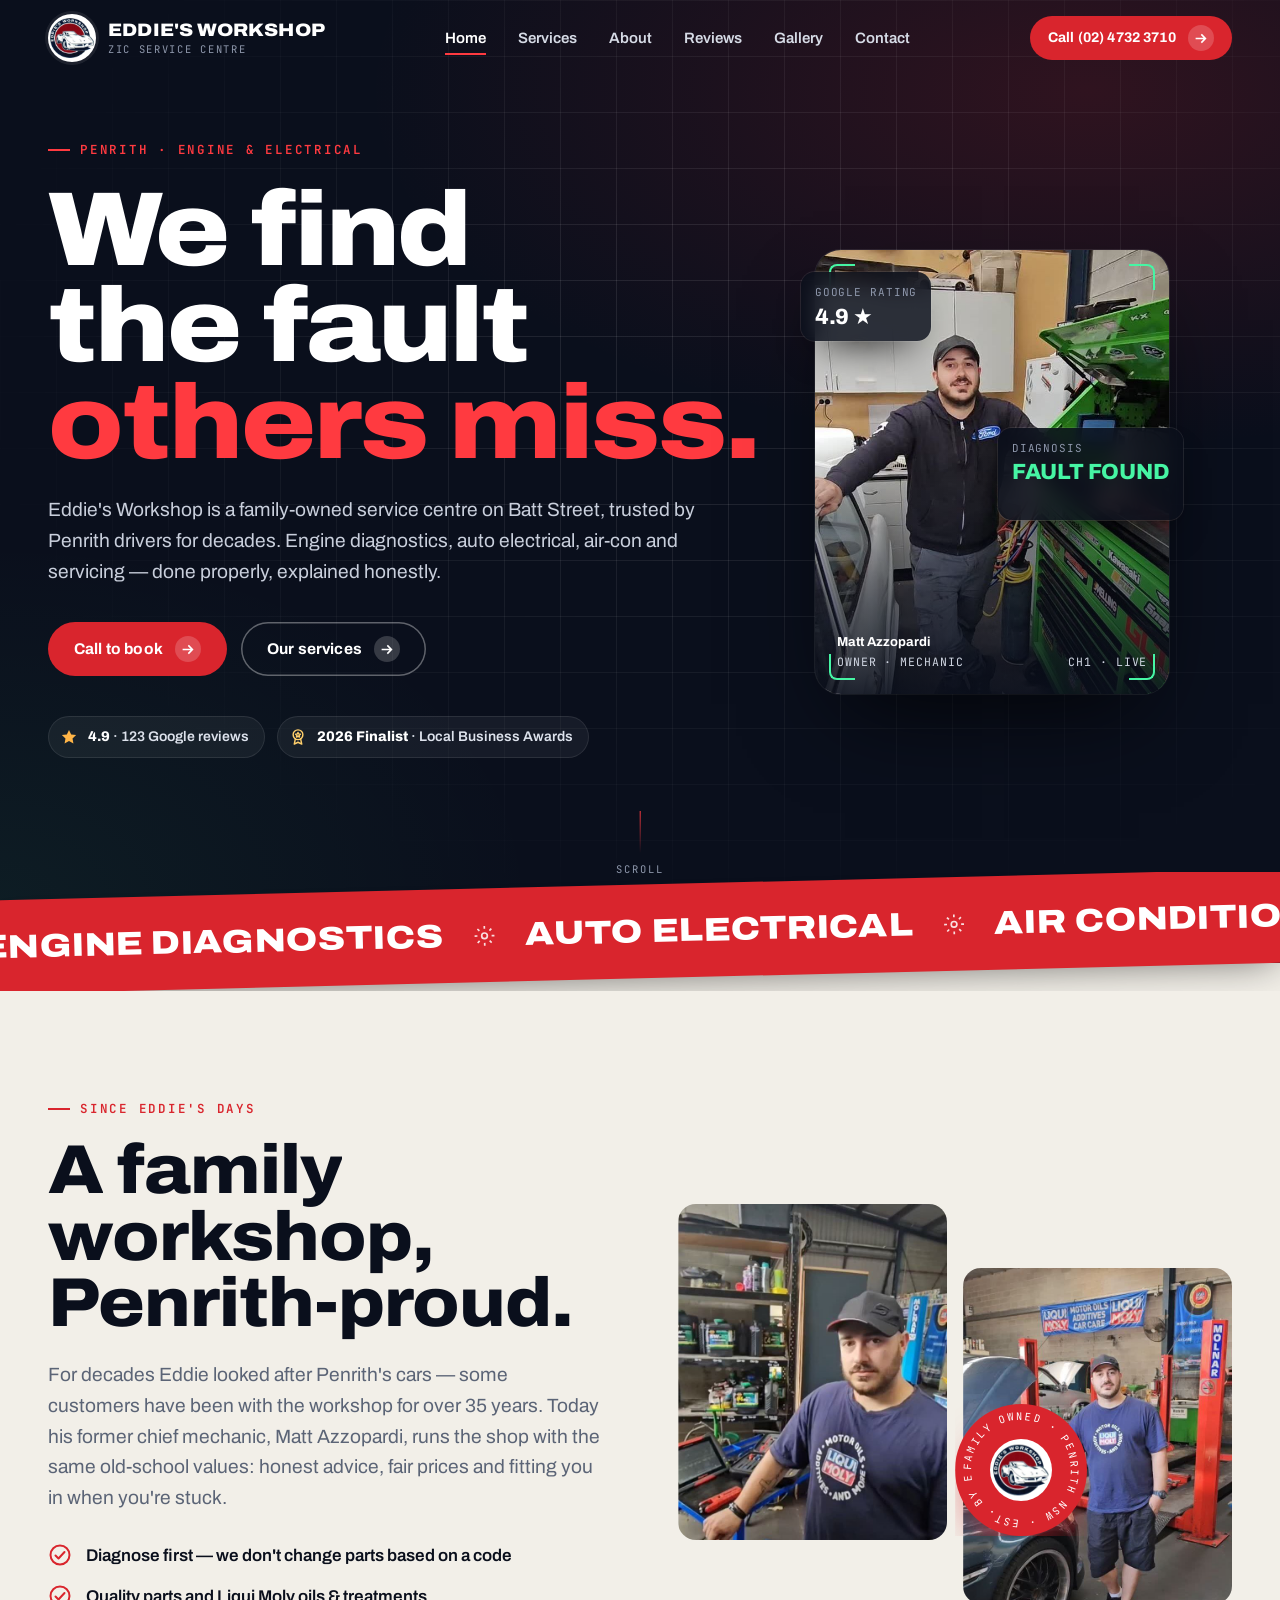
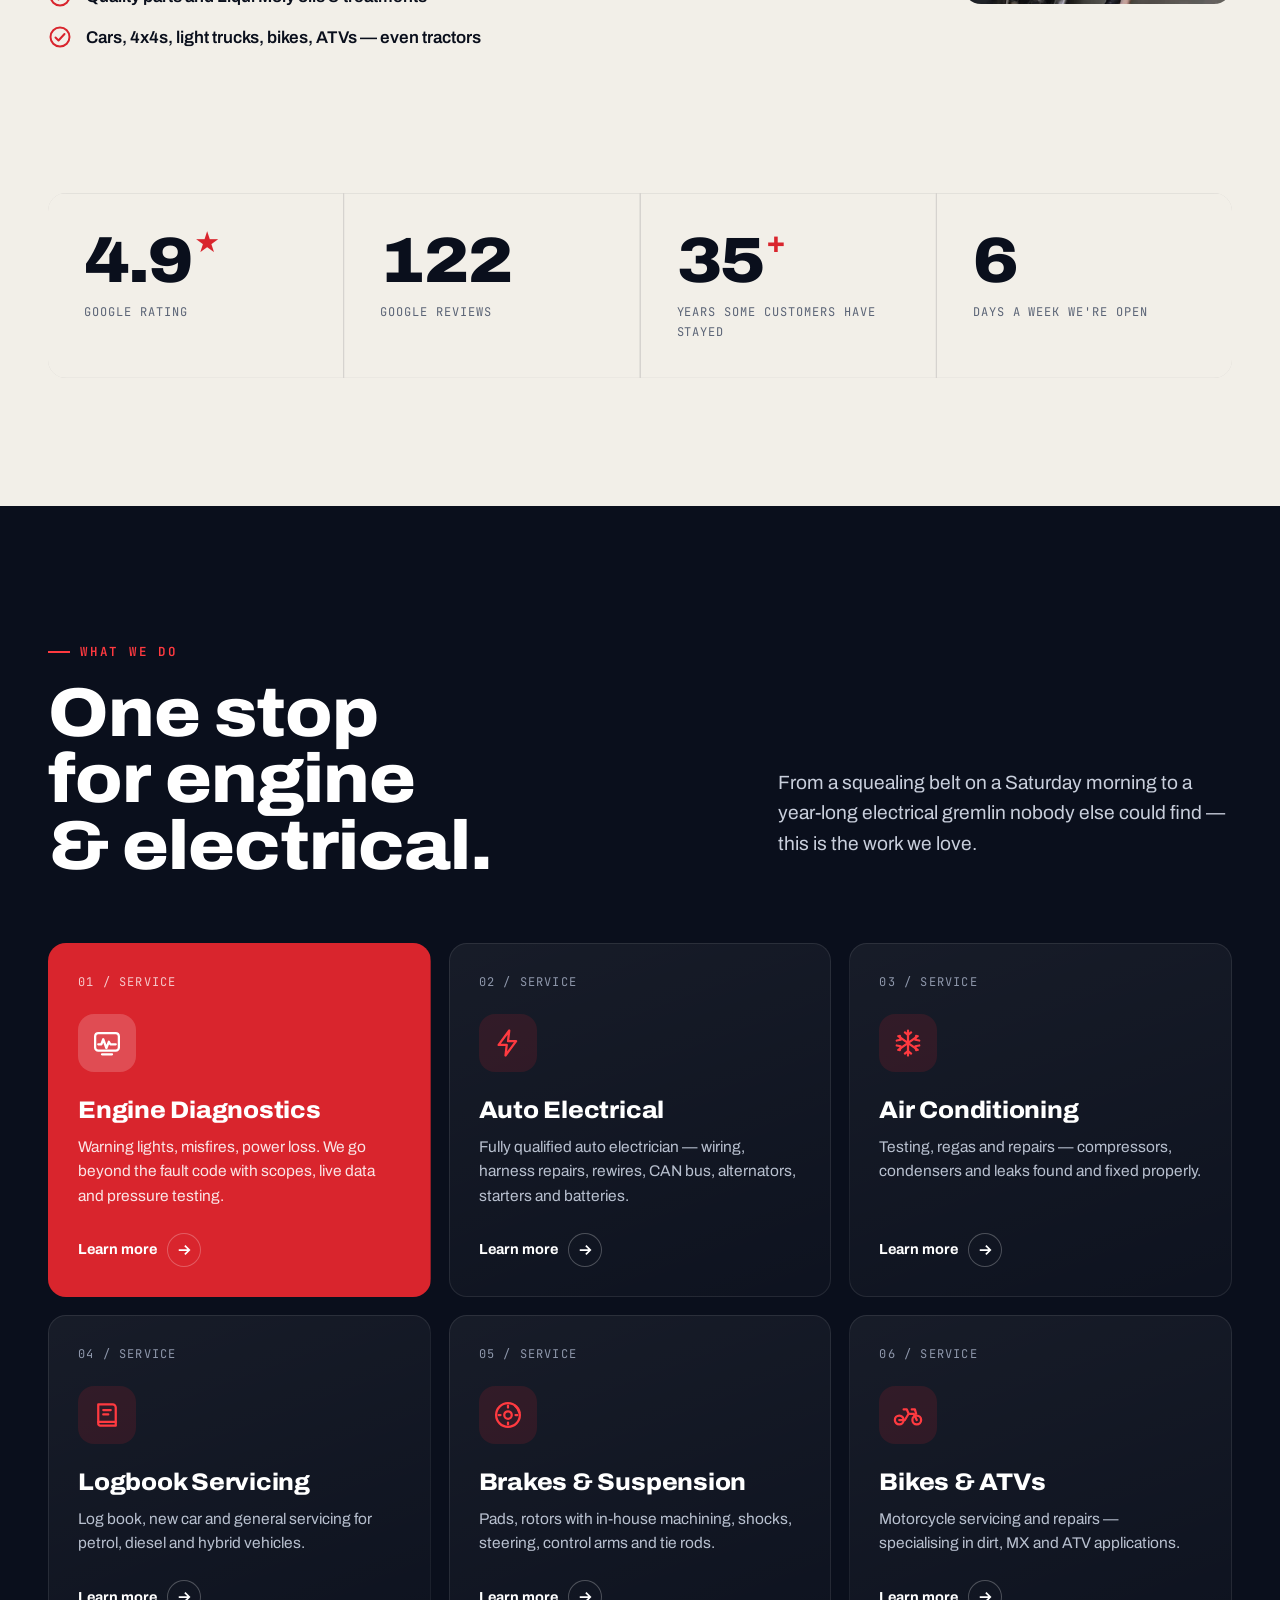
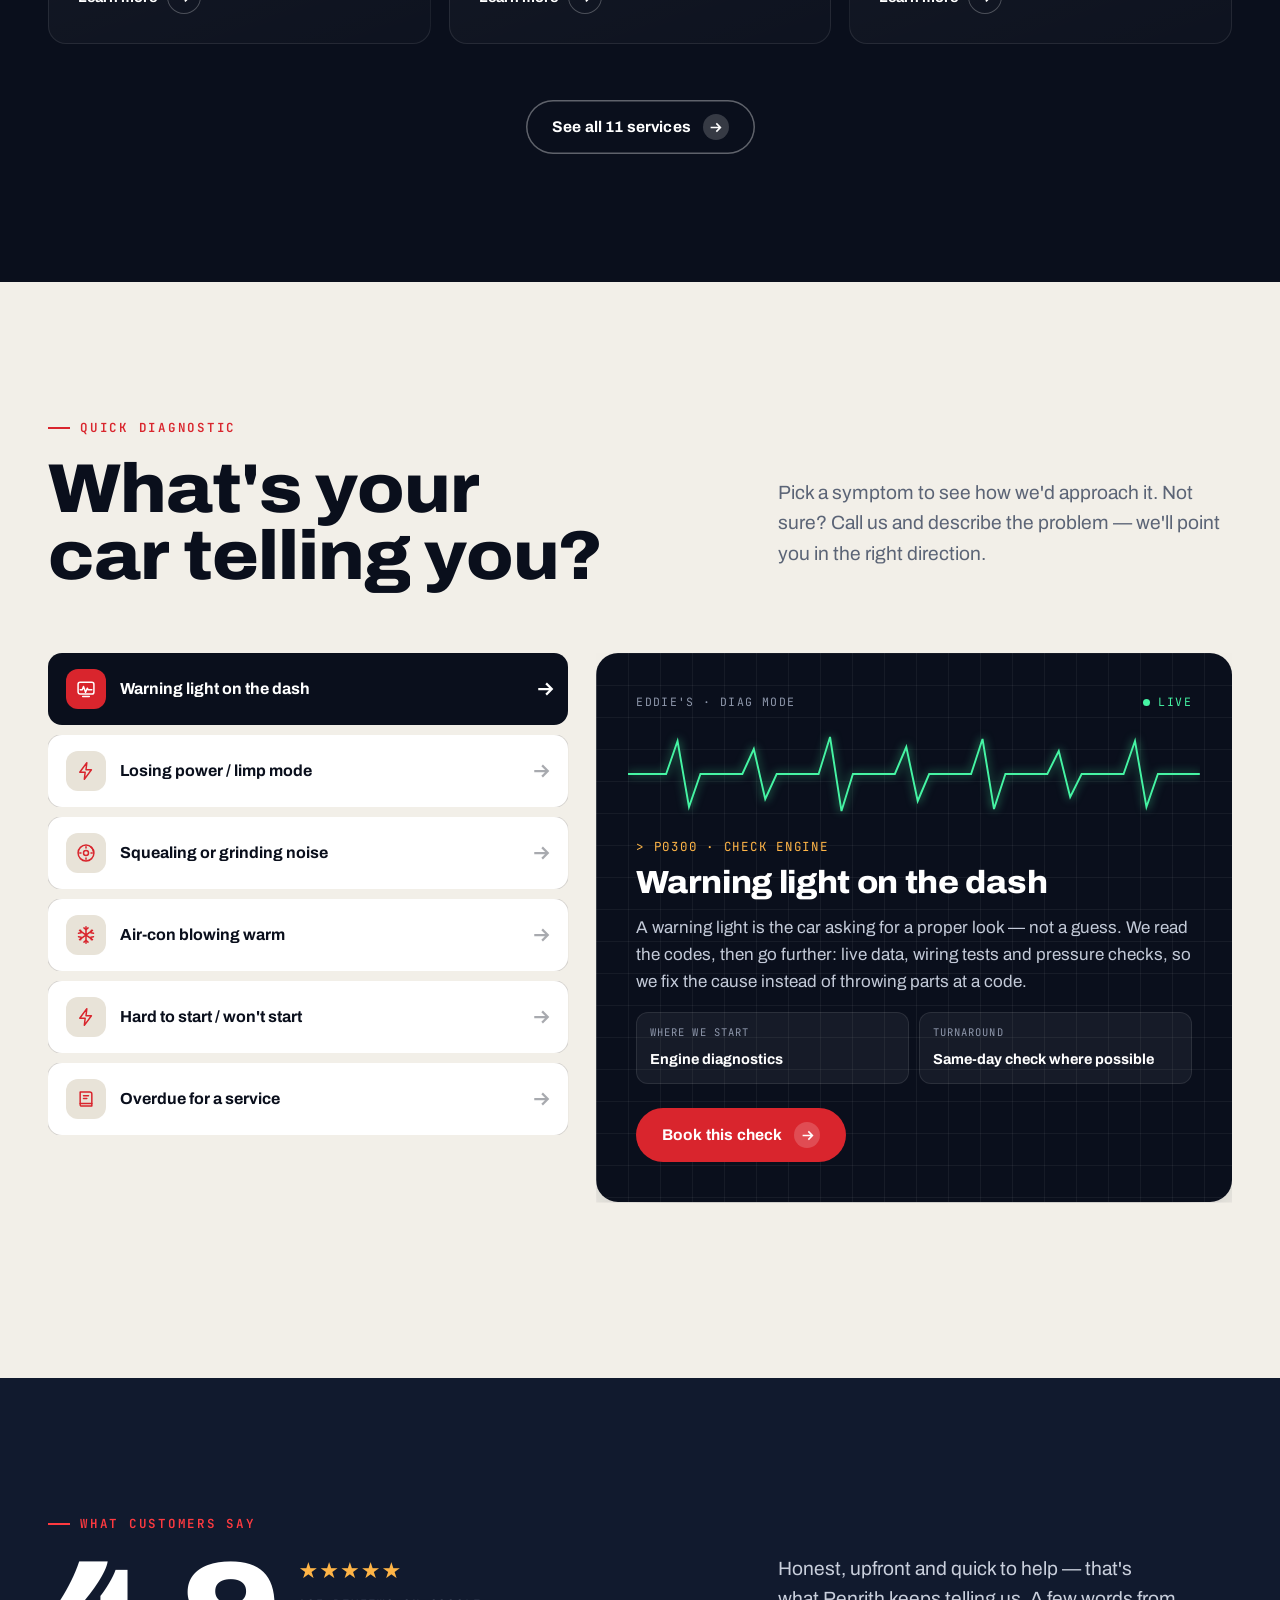
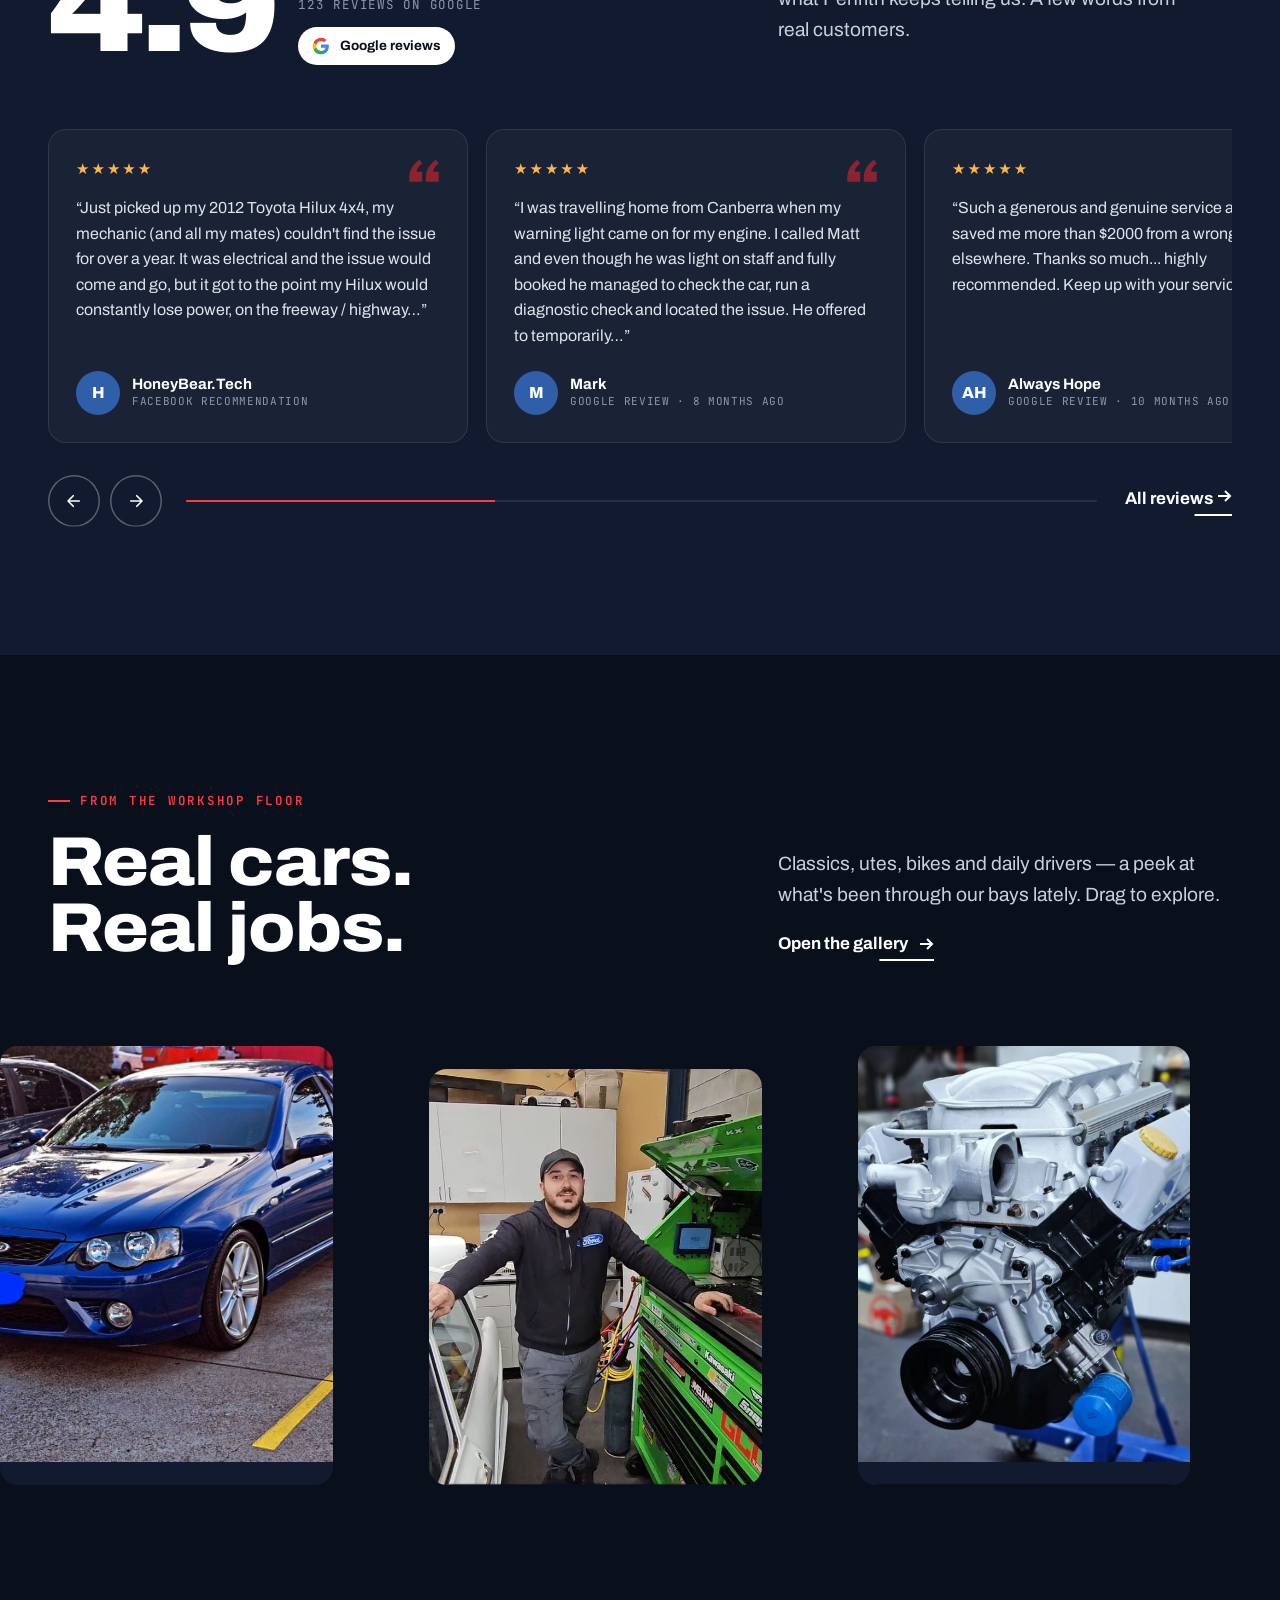
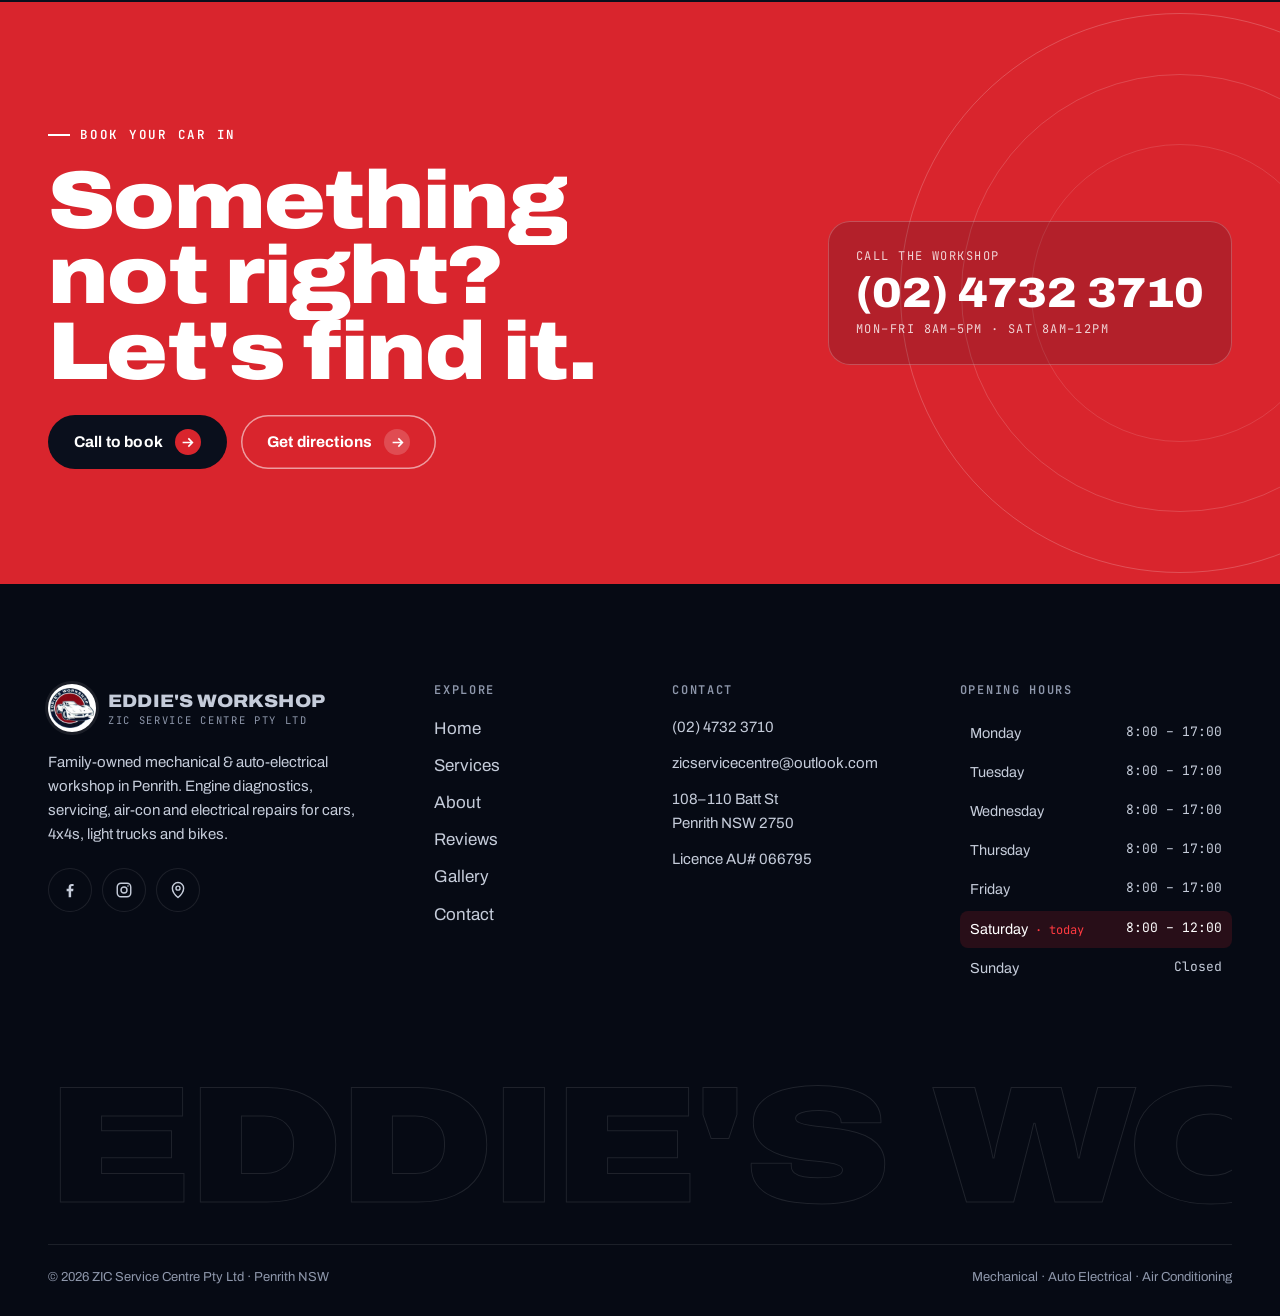
<file: index.html>
<!doctype html>
<html lang="en-AU" class="no-js">
<head>
<script src="site-safety.js"></script>
<meta charset="utf-8">
<meta name="viewport" content="width=device-width, initial-scale=1, viewport-fit=cover">
<title>Eddie's Workshop | Mechanic & Auto Electrician in Penrith NSW</title>
<meta name="description" content="Family-owned mechanic and auto electrician in Penrith NSW. Engine diagnostics, auto electrical, air-con, logbook servicing and brakes. 4.9★ from 123 Google reviews.">
<meta name="robots" content="noindex, nofollow">
<meta name="theme-color" content="#0a0f1c">

<meta property="og:type" content="website">
<meta property="og:site_name" content="Eddie's Workshop — ZIC Service Centre">
<meta property="og:title" content="Eddie's Workshop | Mechanic & Auto Electrician in Penrith NSW">
<meta property="og:description" content="Family-owned mechanic and auto electrician in Penrith NSW. Engine diagnostics, auto electrical, air-con, logbook servicing and brakes. 4.9★ from 123 Google reviews.">

<meta property="og:image" content="https://konkos-design.github.io/eddies-workshop/img/og-image.jpg">
<meta property="og:image:secure_url" content="https://konkos-design.github.io/eddies-workshop/img/og-image.jpg">
<meta property="og:image:type" content="image/jpeg">
<meta property="og:image:width" content="1200">
<meta property="og:image:height" content="630">
<meta property="og:image:alt" content="Eddie's Workshop — mechanical &amp; auto electrical repairs in Penrith NSW">
<meta property="og:locale" content="en_AU">
<meta name="twitter:card" content="summary_large_image">
<meta name="twitter:title" content="Eddie's Workshop | Mechanic & Auto Electrician in Penrith NSW">
<meta name="twitter:description" content="Family-owned mechanic and auto electrician in Penrith NSW. Engine diagnostics, auto electrical, air-con, logbook servicing and brakes. 4.9★ from 123 Google reviews.">
<meta name="twitter:image" content="https://konkos-design.github.io/eddies-workshop/img/og-image.jpg">
<link rel="icon" type="image/png" href="img/favicon.png">
<link rel="apple-touch-icon" href="img/apple-touch-icon.png">
<link rel="preload" href="fonts/archivo.woff2" as="font" type="font/woff2" crossorigin>
<link rel="stylesheet" href="css/style.css">
<script type="application/ld+json">{"@context":"https://schema.org","@type":"AutoRepair","name":"Eddie's Workshop (ZIC Service Centre Pty Ltd)","image":"https://konkos-design.github.io/eddies-workshop/img/og-image.jpg","telephone":"+61 2 4732 3710","email":"zicservicecentre@outlook.com","address":{"@type":"PostalAddress","streetAddress":"108–110 Batt St","addressLocality":"Penrith","addressRegion":"NSW","postalCode":"2750","addressCountry":"AU"},"geo":{"@type":"GeoCoordinates","latitude":-33.7682693,"longitude":150.6824889},"openingHoursSpecification":[{"@type":"OpeningHoursSpecification","dayOfWeek":["Monday","Tuesday","Wednesday","Thursday","Friday"],"opens":"08:00","closes":"17:00"},{"@type":"OpeningHoursSpecification","dayOfWeek":"Saturday","opens":"08:00","closes":"12:00"}],"aggregateRating":{"@type":"AggregateRating","ratingValue":"4.9","reviewCount":"123"},"sameAs":["https://www.facebook.com/p/Eddies-Workshop-100057396071904/","https://www.instagram.com/zicservicecentre_penrith/"]}</script>
<link rel="canonical" href="https://konkos-design.github.io/eddies-workshop/">
<meta property="og:url" content="https://konkos-design.github.io/eddies-workshop/">
<link rel="stylesheet" href="site-safety.css">
</head>
<body>
<a class="skip" href="#main">Skip to content</a>
<div class="progress" aria-hidden="true"></div>
<header class="hdr">
  <div class="wrap hdr__in">
    <a class="brand" href="index.html" aria-label="Eddie's Workshop — home">
      <span class="brand__badge"><img src="img/logo-256.png" alt="" width="44" height="44"></span>
      <span class="brand__txt"><span class="brand__name">EDDIE'S WORKSHOP</span><span class="brand__sub">ZIC Service Centre</span></span>
    </a>
    <nav class="nav" aria-label="Main"><ul class="nav__list"><li><a class="nav__a" href="index.html" aria-current="page">Home</a></li><li><a class="nav__a" href="services.html">Services</a></li><li><a class="nav__a" href="about.html">About</a></li><li><a class="nav__a" href="reviews.html">Reviews</a></li><li><a class="nav__a" href="gallery.html">Gallery</a></li><li><a class="nav__a" href="contact.html">Contact</a></li></ul></nav>
    <div class="hdr__cta">
      <a class="btn btn--sm" href="tel:+61247323710">Call (02) 4732 3710<span class="arr"><svg viewBox="0 0 16 16" fill="none" stroke="currentColor" stroke-width="2"><path d="M2 8h12M9 3l5 5-5 5"/></svg><svg viewBox="0 0 16 16" fill="none" stroke="currentColor" stroke-width="2"><path d="M2 8h12M9 3l5 5-5 5"/></svg></span></a>
    </div>
    <button class="burger" type="button" aria-label="Open menu" aria-expanded="false" aria-controls="mnav"><i><span></span><span></span><span></span></i></button>
  </div>
</header>
<div class="mnav" id="mnav">
  <ul class="mnav__list"><li><a class="mnav__a" href="index.html" aria-current="page"><small>01</small>Home</a></li><li><a class="mnav__a" href="services.html"><small>02</small>Services</a></li><li><a class="mnav__a" href="about.html"><small>03</small>About</a></li><li><a class="mnav__a" href="reviews.html"><small>04</small>Reviews</a></li><li><a class="mnav__a" href="gallery.html"><small>05</small>Gallery</a></li><li><a class="mnav__a" href="contact.html"><small>06</small>Contact</a></li></ul>
  <div class="mnav__foot">
    <span class="status"><span class="status__dot"></span><span class="status__txt">Mon–Fri 8–5 · Sat 8–12</span></span>
    <a class="btn " href="tel:+61247323710">Call (02) 4732 3710<span class="arr"><svg viewBox="0 0 16 16" fill="none" stroke="currentColor" stroke-width="2"><path d="M2 8h12M9 3l5 5-5 5"/></svg><svg viewBox="0 0 16 16" fill="none" stroke="currentColor" stroke-width="2"><path d="M2 8h12M9 3l5 5-5 5"/></svg></span></a>
    <div class="mnav__meta">108–110 Batt St, Penrith NSW 2750<br>zicservicecentre<wbr>@outlook.com</div>
  </div>
</div>
<main id="main">

<section class="hero">
  <div class="grid-bg" aria-hidden="true"></div>
  <div class="wrap hero__in">
    <div>
      <span class="kicker" data-reveal="up">Penrith · Engine &amp; Electrical</span>
      <h1 class="h-xl hero__title" data-split>We find the fault <em>others miss.</em></h1>
      <p class="lead hero__lead" data-reveal="up" data-delay=".35">Eddie's Workshop is a family-owned service centre on Batt Street, trusted by Penrith drivers for decades. Engine diagnostics, auto electrical, air-con and servicing — done properly, explained honestly.</p>
      <div class="btn-row" data-reveal="up" data-delay=".45"><a class="btn " href="tel:+61247323710">Call to book<span class="arr"><svg viewBox="0 0 16 16" fill="none" stroke="currentColor" stroke-width="2"><path d="M2 8h12M9 3l5 5-5 5"/></svg><svg viewBox="0 0 16 16" fill="none" stroke="currentColor" stroke-width="2"><path d="M2 8h12M9 3l5 5-5 5"/></svg></span></a><a class="btn btn--ghost" href="services.html">Our services<span class="arr"><svg viewBox="0 0 16 16" fill="none" stroke="currentColor" stroke-width="2"><path d="M2 8h12M9 3l5 5-5 5"/></svg><svg viewBox="0 0 16 16" fill="none" stroke="currentColor" stroke-width="2"><path d="M2 8h12M9 3l5 5-5 5"/></svg></span></a></div>
      <div class="hero__stats" data-stagger=".08">
        <a class="chip" href="reviews.html"><svg viewBox="0 0 24 24" fill="#ffb547"><path d="m12 2.5 2.9 6 6.6.9-4.8 4.6 1.2 6.5L12 17.4l-5.9 3.1 1.2-6.5L2.5 9.4l6.6-.9z"/></svg><span><b>4.9</b> · 123 Google reviews</span></a>
        <a class="chip" href="about.html"><svg viewBox="0 0 24 24" fill="none" stroke="#ffcf6b" stroke-width="1.9" stroke-linecap="round" stroke-linejoin="round"><circle cx="12" cy="9" r="6.5"/><path d="m8.5 14.5-1.5 7 5-2.5 5 2.5-1.5-7"/><path d="m12 6 1 2 2.2.3-1.6 1.5.4 2.2-2-1-2 1 .4-2.2L8.8 8.3 11 8z"/></svg><span><b>2026 Finalist</b> · Local Business Awards</span></a>
        <a class="chip" href="contact.html"><svg viewBox="0 0 24 24" fill="none" stroke="currentColor" stroke-width="1.9" stroke-linecap="round" stroke-linejoin="round"><circle cx="12" cy="12" r="9.5"/><path d="M12 6.5V12l3.5 2"/></svg><span>Open <b>Saturday</b> mornings</span></a>
      </div>
    </div>
    <div class="scope" data-tilt>
      <div class="scope__frame">
        <img src="img/hero-matt.jpg" alt="Matt, owner of Eddie's Workshop, beside the toolboxes in the Penrith workshop" width="640" height="800" fetchpriority="high">
        <div class="scope__scan" aria-hidden="true"></div>
        <span class="corner corner--tl"></span><span class="corner corner--tr"></span><span class="corner corner--bl"></span><span class="corner corner--br"></span>
        <svg class="scope__wave" viewBox="0 0 480 70" preserveAspectRatio="none" aria-hidden="true"><path d="M0 35 L60 35 L72 8 L84 62 L96 35 L170 35 L180 18 L190 52 L200 35 L280 35 L292 4 L304 66 L316 35 L390 35 L400 20 L410 50 L420 35 L480 35"/></svg>
        <div class="scope__cap"><span><b>Matt Azzopardi</b>Owner · Mechanic</span><span>CH1 · LIVE</span></div>
      </div>
      <div class="readout readout--a" aria-hidden="true">Google rating<strong>4.9 ★</strong></div>
      <div class="readout readout--b" aria-hidden="true">Diagnosis<strong>FAULT FOUND</strong><span class="bar"><i></i><i></i><i></i><i></i><i></i><i></i></span></div>
    </div>
  </div>
  <div class="hero__scroll" aria-hidden="true"><i></i>SCROLL</div>
</section>

<div class="mq-wrap"><div class="marquee " aria-hidden="true"><div class="marquee__track"><span class="marquee__item">Engine diagnostics<svg viewBox="0 0 24 24" fill="none" stroke="currentColor" stroke-width="1.8"><circle cx="12" cy="12" r="3"/><path d="M12 1.5v3M12 19.5v3M4.6 4.6l2.1 2.1M17.3 17.3l2.1 2.1M1.5 12h3M19.5 12h3M4.6 19.4l2.1-2.1M17.3 6.7l2.1-2.1"/></svg></span><span class="marquee__item">Auto electrical<svg viewBox="0 0 24 24" fill="none" stroke="currentColor" stroke-width="1.8"><circle cx="12" cy="12" r="3"/><path d="M12 1.5v3M12 19.5v3M4.6 4.6l2.1 2.1M17.3 17.3l2.1 2.1M1.5 12h3M19.5 12h3M4.6 19.4l2.1-2.1M17.3 6.7l2.1-2.1"/></svg></span><span class="marquee__item">Air conditioning<svg viewBox="0 0 24 24" fill="none" stroke="currentColor" stroke-width="1.8"><circle cx="12" cy="12" r="3"/><path d="M12 1.5v3M12 19.5v3M4.6 4.6l2.1 2.1M17.3 17.3l2.1 2.1M1.5 12h3M19.5 12h3M4.6 19.4l2.1-2.1M17.3 6.7l2.1-2.1"/></svg></span><span class="marquee__item">Logbook servicing<svg viewBox="0 0 24 24" fill="none" stroke="currentColor" stroke-width="1.8"><circle cx="12" cy="12" r="3"/><path d="M12 1.5v3M12 19.5v3M4.6 4.6l2.1 2.1M17.3 17.3l2.1 2.1M1.5 12h3M19.5 12h3M4.6 19.4l2.1-2.1M17.3 6.7l2.1-2.1"/></svg></span><span class="marquee__item">Brakes &amp; suspension<svg viewBox="0 0 24 24" fill="none" stroke="currentColor" stroke-width="1.8"><circle cx="12" cy="12" r="3"/><path d="M12 1.5v3M12 19.5v3M4.6 4.6l2.1 2.1M17.3 17.3l2.1 2.1M1.5 12h3M19.5 12h3M4.6 19.4l2.1-2.1M17.3 6.7l2.1-2.1"/></svg></span><span class="marquee__item">Diesel &amp; 4x4<svg viewBox="0 0 24 24" fill="none" stroke="currentColor" stroke-width="1.8"><circle cx="12" cy="12" r="3"/><path d="M12 1.5v3M12 19.5v3M4.6 4.6l2.1 2.1M17.3 17.3l2.1 2.1M1.5 12h3M19.5 12h3M4.6 19.4l2.1-2.1M17.3 6.7l2.1-2.1"/></svg></span><span class="marquee__item">Motorcycles &amp; ATVs<svg viewBox="0 0 24 24" fill="none" stroke="currentColor" stroke-width="1.8"><circle cx="12" cy="12" r="3"/><path d="M12 1.5v3M12 19.5v3M4.6 4.6l2.1 2.1M17.3 17.3l2.1 2.1M1.5 12h3M19.5 12h3M4.6 19.4l2.1-2.1M17.3 6.7l2.1-2.1"/></svg></span><span class="marquee__item">Engine diagnostics<svg viewBox="0 0 24 24" fill="none" stroke="currentColor" stroke-width="1.8"><circle cx="12" cy="12" r="3"/><path d="M12 1.5v3M12 19.5v3M4.6 4.6l2.1 2.1M17.3 17.3l2.1 2.1M1.5 12h3M19.5 12h3M4.6 19.4l2.1-2.1M17.3 6.7l2.1-2.1"/></svg></span><span class="marquee__item">Auto electrical<svg viewBox="0 0 24 24" fill="none" stroke="currentColor" stroke-width="1.8"><circle cx="12" cy="12" r="3"/><path d="M12 1.5v3M12 19.5v3M4.6 4.6l2.1 2.1M17.3 17.3l2.1 2.1M1.5 12h3M19.5 12h3M4.6 19.4l2.1-2.1M17.3 6.7l2.1-2.1"/></svg></span><span class="marquee__item">Air conditioning<svg viewBox="0 0 24 24" fill="none" stroke="currentColor" stroke-width="1.8"><circle cx="12" cy="12" r="3"/><path d="M12 1.5v3M12 19.5v3M4.6 4.6l2.1 2.1M17.3 17.3l2.1 2.1M1.5 12h3M19.5 12h3M4.6 19.4l2.1-2.1M17.3 6.7l2.1-2.1"/></svg></span><span class="marquee__item">Logbook servicing<svg viewBox="0 0 24 24" fill="none" stroke="currentColor" stroke-width="1.8"><circle cx="12" cy="12" r="3"/><path d="M12 1.5v3M12 19.5v3M4.6 4.6l2.1 2.1M17.3 17.3l2.1 2.1M1.5 12h3M19.5 12h3M4.6 19.4l2.1-2.1M17.3 6.7l2.1-2.1"/></svg></span><span class="marquee__item">Brakes &amp; suspension<svg viewBox="0 0 24 24" fill="none" stroke="currentColor" stroke-width="1.8"><circle cx="12" cy="12" r="3"/><path d="M12 1.5v3M12 19.5v3M4.6 4.6l2.1 2.1M17.3 17.3l2.1 2.1M1.5 12h3M19.5 12h3M4.6 19.4l2.1-2.1M17.3 6.7l2.1-2.1"/></svg></span><span class="marquee__item">Diesel &amp; 4x4<svg viewBox="0 0 24 24" fill="none" stroke="currentColor" stroke-width="1.8"><circle cx="12" cy="12" r="3"/><path d="M12 1.5v3M12 19.5v3M4.6 4.6l2.1 2.1M17.3 17.3l2.1 2.1M1.5 12h3M19.5 12h3M4.6 19.4l2.1-2.1M17.3 6.7l2.1-2.1"/></svg></span><span class="marquee__item">Motorcycles &amp; ATVs<svg viewBox="0 0 24 24" fill="none" stroke="currentColor" stroke-width="1.8"><circle cx="12" cy="12" r="3"/><path d="M12 1.5v3M12 19.5v3M4.6 4.6l2.1 2.1M17.3 17.3l2.1 2.1M1.5 12h3M19.5 12h3M4.6 19.4l2.1-2.1M17.3 6.7l2.1-2.1"/></svg></span></div></div></div>

<section class="section section--paper">
  <div class="wrap">
    <div class="split2">
      <div>
        <span class="kicker" data-reveal="up">Since Eddie's days</span>
        <h2 class="h-lg" data-split style="margin:18px 0 24px">A family workshop, Penrith-proud.</h2>
        <p class="lead" data-reveal="up" data-delay=".2">For decades Eddie looked after Penrith's cars — some customers have been with the workshop for over 35 years. Today his former chief mechanic, Matt Azzopardi, runs the shop with the same old-school values: honest advice, fair prices and fitting you in when you're stuck.</p>
        <ul class="ticks" data-stagger=".08">
          <li><svg viewBox="0 0 24 24" fill="none" stroke="currentColor" stroke-width="2" stroke-linecap="round" stroke-linejoin="round"><circle cx="12" cy="12" r="9.5"/><path d="m7.5 12.5 3 3 6-6.5"/></svg><span>Diagnose first — we don't change parts based on a code</span></li>
          <li><svg viewBox="0 0 24 24" fill="none" stroke="currentColor" stroke-width="2" stroke-linecap="round" stroke-linejoin="round"><circle cx="12" cy="12" r="9.5"/><path d="m7.5 12.5 3 3 6-6.5"/></svg><span>Quality parts and Liqui Moly oils &amp; treatments</span></li>
          <li><svg viewBox="0 0 24 24" fill="none" stroke="currentColor" stroke-width="2" stroke-linecap="round" stroke-linejoin="round"><circle cx="12" cy="12" r="9.5"/><path d="m7.5 12.5 3 3 6-6.5"/></svg><span>Cars, 4x4s, light trucks, bikes, ATVs — even tractors</span></li>
        </ul>
        <a class="link-arrow" href="about.html" data-reveal="up">Meet the team <svg viewBox="0 0 16 16" fill="none" stroke="currentColor" stroke-width="2"><path d="M2 8h12M9 3l5 5-5 5"/></svg></a>
      </div>
      <div class="collage">
        <div class="collage__img" data-reveal="clip"><img src="img/matt-bay.jpg" alt="Matt in the workshop wearing a Liqui Moly shirt" loading="lazy" width="640" height="800"></div>
        <div class="collage__img" data-reveal="clip" data-delay=".15"><img src="img/hoist-car.jpg" alt="Car on the hoist in the workshop" loading="lazy" width="640" height="800"></div>
        <div class="stamp" data-reveal="scale" data-delay=".35"><svg class="ring" viewBox="0 0 132 132" aria-hidden="true"><defs><path id="c1" d="M66 66m-50 0a50 50 0 1 1 100 0a50 50 0 1 1-100 0"/></defs><text><textPath href="#c1">Family owned · Penrith NSW · Est. by Eddie ·</textPath></text></svg><img src="img/logo-256.png" alt="Eddie's Workshop logo" width="62" height="62"></div>
      </div>
    </div>
    <div class="stats">
      <div class="stat" data-reveal="up"><div class="stat__n"><span data-count="4.9">4.9</span><sup>★</sup></div><div class="stat__l">Google rating</div></div>
      <div class="stat" data-reveal="up" data-delay=".08"><div class="stat__n"><span data-count="123">123</span></div><div class="stat__l">Google reviews</div></div>
      <div class="stat" data-reveal="up" data-delay=".16"><div class="stat__n"><span data-count="35">35</span><sup>+</sup></div><div class="stat__l">Years some customers have stayed</div></div>
      <div class="stat" data-reveal="up" data-delay=".24"><div class="stat__n"><span data-count="6">6</span></div><div class="stat__l">Days a week we're open</div></div>
    </div>
  </div>
</section>

<section class="section">
  <div class="wrap">
    <div class="sec-head sec-head--split">
      <div><span class="kicker" data-reveal="up">What we do</span><h2 class="h-lg" data-split style="margin-top:18px">One stop for engine &amp; electrical.</h2></div>
      <p class="lead" data-reveal="up" data-delay=".15">From a squealing belt on a Saturday morning to a year-long electrical gremlin nobody else could find — this is the work we love.</p>
    </div>
    <div class="svc-grid" data-stagger=".07"><a class="svc svc--feature" href="services.html#diagnostics">
      <span class="svc__num">01 / SERVICE</span><span class="svc__ico"><svg viewBox="0 0 24 24" fill="none" stroke="currentColor" stroke-width="1.8" stroke-linecap="round" stroke-linejoin="round"><rect x="2.5" y="4" width="19" height="14" rx="2.5"/><path d="M5 13h2.5l1.5-4 2.5 7 2-5 1.2 2H19"/><path d="M8 21h8"/></svg></span>
      <h3>Engine Diagnostics</h3><p>Warning lights, misfires, power loss. We go beyond the fault code with scopes, live data and pressure testing.</p><span class="svc__go">Learn more <i><svg viewBox="0 0 16 16" fill="none" stroke="currentColor" stroke-width="2"><path d="M2 8h12M9 3l5 5-5 5"/></svg></i></span></a><a class="svc" href="services.html#electrical">
      <span class="svc__num">02 / SERVICE</span><span class="svc__ico"><svg viewBox="0 0 24 24" fill="none" stroke="currentColor" stroke-width="1.8" stroke-linecap="round" stroke-linejoin="round"><path d="M13 2 4.5 13.5H11L10 22l8.5-11.5H12z"/></svg></span>
      <h3>Auto Electrical</h3><p>Fully qualified auto electrician — wiring, harness repairs, rewires, CAN bus, alternators, starters and batteries.</p><span class="svc__go">Learn more <i><svg viewBox="0 0 16 16" fill="none" stroke="currentColor" stroke-width="2"><path d="M2 8h12M9 3l5 5-5 5"/></svg></i></span></a><a class="svc" href="services.html#aircon">
      <span class="svc__num">03 / SERVICE</span><span class="svc__ico"><svg viewBox="0 0 24 24" fill="none" stroke="currentColor" stroke-width="1.8" stroke-linecap="round" stroke-linejoin="round"><path d="M12 2v20M4.2 6.5l15.6 11M4.2 17.5l15.6-11"/><path d="m9.5 3.5 2.5 2 2.5-2M9.5 20.5l2.5-2 2.5 2M3 10l3.2-.6L5.5 6.3M21 14l-3.2.6.7 3.1M3 14l3.2.6-.7 3.1M21 10l-3.2-.6.7-3.1"/></svg></span>
      <h3>Air Conditioning</h3><p>Testing, regas and repairs — compressors, condensers and leaks found and fixed properly.</p><span class="svc__go">Learn more <i><svg viewBox="0 0 16 16" fill="none" stroke="currentColor" stroke-width="2"><path d="M2 8h12M9 3l5 5-5 5"/></svg></i></span></a><a class="svc" href="services.html#servicing">
      <span class="svc__num">04 / SERVICE</span><span class="svc__ico"><svg viewBox="0 0 24 24" fill="none" stroke="currentColor" stroke-width="1.8" stroke-linecap="round" stroke-linejoin="round"><path d="M5 3.5h11.5A2.5 2.5 0 0 1 19 6v14.5H6.5A1.5 1.5 0 0 1 5 19z"/><path d="M5 17.5h14M9 8h6M9 11.5h4"/></svg></span>
      <h3>Logbook Servicing</h3><p>Log book, new car and general servicing for petrol, diesel and hybrid vehicles.</p><span class="svc__go">Learn more <i><svg viewBox="0 0 16 16" fill="none" stroke="currentColor" stroke-width="2"><path d="M2 8h12M9 3l5 5-5 5"/></svg></i></span></a><a class="svc" href="services.html#brakes">
      <span class="svc__num">05 / SERVICE</span><span class="svc__ico"><svg viewBox="0 0 24 24" fill="none" stroke="currentColor" stroke-width="1.8" stroke-linecap="round" stroke-linejoin="round"><circle cx="12" cy="12" r="9.5"/><circle cx="12" cy="12" r="3"/><path d="M12 4.5v1.5M19.5 12H18M12 19.5V18M4.5 12H6"/><path d="M17.5 4.5c1.8 1.4 3 3.3 3.5 5.5"/></svg></span>
      <h3>Brakes & Suspension</h3><p>Pads, rotors with in-house machining, shocks, steering, control arms and tie rods.</p><span class="svc__go">Learn more <i><svg viewBox="0 0 16 16" fill="none" stroke="currentColor" stroke-width="2"><path d="M2 8h12M9 3l5 5-5 5"/></svg></i></span></a><a class="svc" href="services.html#bikes">
      <span class="svc__num">06 / SERVICE</span><span class="svc__ico"><svg viewBox="0 0 24 24" fill="none" stroke="currentColor" stroke-width="1.8" stroke-linecap="round" stroke-linejoin="round"><circle cx="5" cy="16" r="3.5"/><circle cx="19" cy="16" r="3.5"/><path d="M5 16h4.5l3-5h4l2.5 5M12.5 11 11 7.5H8.5M15 7.5h2.5l1 3.5"/></svg></span>
      <h3>Bikes & ATVs</h3><p>Motorcycle servicing and repairs — specialising in dirt, MX and ATV applications.</p><span class="svc__go">Learn more <i><svg viewBox="0 0 16 16" fill="none" stroke="currentColor" stroke-width="2"><path d="M2 8h12M9 3l5 5-5 5"/></svg></i></span></a></div>
    <div class="center mt-l" data-reveal="up"><a class="btn btn--ghost" href="services.html">See all 11 services<span class="arr"><svg viewBox="0 0 16 16" fill="none" stroke="currentColor" stroke-width="2"><path d="M2 8h12M9 3l5 5-5 5"/></svg><svg viewBox="0 0 16 16" fill="none" stroke="currentColor" stroke-width="2"><path d="M2 8h12M9 3l5 5-5 5"/></svg></span></a></div>
  </div>
</section>

<section class="section section--paper">
  <div class="wrap">
    <div class="sec-head sec-head--split">
      <div><span class="kicker" data-reveal="up">Quick diagnostic</span><h2 class="h-lg" data-split style="margin-top:18px">What's your car telling you?</h2></div>
      <p class="lead" data-reveal="up" data-delay=".15">Pick a symptom to see how we'd approach it. Not sure? Call us and describe the problem — we'll point you in the right direction.</p>
    </div>
    <div class="diag">
      <div class="diag__list" role="tablist" aria-label="Symptoms" data-stagger=".05" data-reveal-child="left"><button class="sym" type="button" role="tab" data-sym="light" aria-selected="false"><span class="sym__ico"><svg viewBox="0 0 24 24" fill="none" stroke="currentColor" stroke-width="1.8" stroke-linecap="round" stroke-linejoin="round"><rect x="2.5" y="4" width="19" height="14" rx="2.5"/><path d="M5 13h2.5l1.5-4 2.5 7 2-5 1.2 2H19"/><path d="M8 21h8"/></svg></span><span class="sym__txt">Warning light on the dash</span><svg class="sym__arrow" viewBox="0 0 16 16" fill="none" stroke="currentColor" stroke-width="2"><path d="M2 8h12M9 3l5 5-5 5"/></svg></button><button class="sym" type="button" role="tab" data-sym="power" aria-selected="false"><span class="sym__ico"><svg viewBox="0 0 24 24" fill="none" stroke="currentColor" stroke-width="1.8" stroke-linecap="round" stroke-linejoin="round"><path d="M13 2 4.5 13.5H11L10 22l8.5-11.5H12z"/></svg></span><span class="sym__txt">Losing power / limp mode</span><svg class="sym__arrow" viewBox="0 0 16 16" fill="none" stroke="currentColor" stroke-width="2"><path d="M2 8h12M9 3l5 5-5 5"/></svg></button><button class="sym" type="button" role="tab" data-sym="noise" aria-selected="false"><span class="sym__ico"><svg viewBox="0 0 24 24" fill="none" stroke="currentColor" stroke-width="1.8" stroke-linecap="round" stroke-linejoin="round"><circle cx="12" cy="12" r="9.5"/><circle cx="12" cy="12" r="3"/><path d="M12 4.5v1.5M19.5 12H18M12 19.5V18M4.5 12H6"/><path d="M17.5 4.5c1.8 1.4 3 3.3 3.5 5.5"/></svg></span><span class="sym__txt">Squealing or grinding noise</span><svg class="sym__arrow" viewBox="0 0 16 16" fill="none" stroke="currentColor" stroke-width="2"><path d="M2 8h12M9 3l5 5-5 5"/></svg></button><button class="sym" type="button" role="tab" data-sym="ac" aria-selected="false"><span class="sym__ico"><svg viewBox="0 0 24 24" fill="none" stroke="currentColor" stroke-width="1.8" stroke-linecap="round" stroke-linejoin="round"><path d="M12 2v20M4.2 6.5l15.6 11M4.2 17.5l15.6-11"/><path d="m9.5 3.5 2.5 2 2.5-2M9.5 20.5l2.5-2 2.5 2M3 10l3.2-.6L5.5 6.3M21 14l-3.2.6.7 3.1M3 14l3.2.6-.7 3.1M21 10l-3.2-.6.7-3.1"/></svg></span><span class="sym__txt">Air-con blowing warm</span><svg class="sym__arrow" viewBox="0 0 16 16" fill="none" stroke="currentColor" stroke-width="2"><path d="M2 8h12M9 3l5 5-5 5"/></svg></button><button class="sym" type="button" role="tab" data-sym="start" aria-selected="false"><span class="sym__ico"><svg viewBox="0 0 24 24" fill="none" stroke="currentColor" stroke-width="1.8" stroke-linecap="round" stroke-linejoin="round"><path d="M13 2 4.5 13.5H11L10 22l8.5-11.5H12z"/></svg></span><span class="sym__txt">Hard to start / won't start</span><svg class="sym__arrow" viewBox="0 0 16 16" fill="none" stroke="currentColor" stroke-width="2"><path d="M2 8h12M9 3l5 5-5 5"/></svg></button><button class="sym" type="button" role="tab" data-sym="service" aria-selected="false"><span class="sym__ico"><svg viewBox="0 0 24 24" fill="none" stroke="currentColor" stroke-width="1.8" stroke-linecap="round" stroke-linejoin="round"><path d="M5 3.5h11.5A2.5 2.5 0 0 1 19 6v14.5H6.5A1.5 1.5 0 0 1 5 19z"/><path d="M5 17.5h14M9 8h6M9 11.5h4"/></svg></span><span class="sym__txt">Overdue for a service</span><svg class="sym__arrow" viewBox="0 0 16 16" fill="none" stroke="currentColor" stroke-width="2"><path d="M2 8h12M9 3l5 5-5 5"/></svg></button></div>
      <div class="diag__screen" data-reveal="right" role="tabpanel" aria-live="polite">
        <div class="grid-bg" aria-hidden="true"></div>
        <div class="diag__top"><span>EDDIE'S · DIAG MODE</span><span class="live">Live</span></div>
        <div class="diag__wave"><svg viewBox="0 0 600 90" preserveAspectRatio="none" aria-hidden="true"><path d="M0 45 L600 45"/></svg></div>
        <div class="diag__body"></div>
      </div>
    </div>
    <p class="diag__note" data-reveal="up">This guide is general information only — every car is different, so we always inspect and test before quoting.</p>
  </div>
</section>

<section class="section section--ink2">
  <div class="wrap">
    <div class="sec-head sec-head--split">
      <div>
        <span class="kicker" data-reveal="up">What customers say</span>
        <div class="rating-big" data-reveal="up" data-delay=".1" style="margin-top:20px">
          <span class="rating-big__n">4.9</span>
          <div class="rating-big__meta"><div class="stars" aria-label="4.9 out of 5">★★★★★</div><p>123 reviews on Google</p><a class="g-badge" href="https://maps.app.goo.gl/GKzrtAZzhgRTsoiu7" target="_blank" rel="noopener" style="margin-top:12px"><svg viewBox="0 0 24 24"><path fill="#4285F4" d="M22.5 12.2c0-.8-.1-1.5-.2-2.2H12v4.2h5.9a5 5 0 0 1-2.2 3.3v2.7h3.6c2-1.9 3.2-4.7 3.2-8z"/><path fill="#34A853" d="M12 23c3 0 5.5-1 7.3-2.7l-3.6-2.8c-1 .7-2.2 1.1-3.7 1.1-2.9 0-5.3-1.9-6.2-4.5H2.1v2.9A11 11 0 0 0 12 23z"/><path fill="#FBBC05" d="M5.8 14.1a6.6 6.6 0 0 1 0-4.2V7H2.1a11 11 0 0 0 0 10z"/><path fill="#EA4335" d="M12 5.4c1.6 0 3 .6 4.2 1.6l3.1-3.1A11 11 0 0 0 2.1 7l3.7 2.9C6.7 7.3 9.1 5.4 12 5.4z"/></svg> Google reviews</a></div>
        </div>
      </div>
      <p class="lead" data-reveal="up" data-delay=".15">Honest, upfront and quick to help — that's what Penrith keeps telling us. A few words from real customers.</p>
    </div>
    <div class="rv-slider" data-reveal="up">
      <div class="rv-track" id="home-reviews" data-drag></div>
      <div class="rv-ctrl">
        <button class="circ" type="button" data-rv="prev" aria-label="Previous review"><svg viewBox="0 0 24 24" fill="none" stroke="currentColor" stroke-width="2.2" stroke-linecap="round" stroke-linejoin="round"><path d="M19 12H5M11 5l-7 7 7 7"/></svg></button>
        <button class="circ" type="button" data-rv="next" aria-label="Next review"><svg viewBox="0 0 24 24" fill="none" stroke="currentColor" stroke-width="2.2" stroke-linecap="round" stroke-linejoin="round"><path d="M5 12h14M13 5l7 7-7 7"/></svg></button>
        <div class="rv-bar" aria-hidden="true"><i></i></div>
        <a class="link-arrow hide-sm" href="reviews.html" style="margin-left:18px">All reviews <svg viewBox="0 0 16 16" fill="none" stroke="currentColor" stroke-width="2"><path d="M2 8h12M9 3l5 5-5 5"/></svg></a>
      </div>
    </div>
  </div>
</section>

<section class="section" style="padding-bottom:clamp(56px,7vw,96px)">
  <div class="wrap">
    <div class="sec-head sec-head--split">
      <div><span class="kicker" data-reveal="up">From the workshop floor</span><h2 class="h-lg" data-split style="margin-top:18px">Real cars. Real jobs.</h2></div>
      <div data-reveal="up" data-delay=".15"><p class="lead">Classics, utes, bikes and daily drivers — a peek at what's been through our bays lately. Drag to explore.</p><a class="link-arrow" href="gallery.html">Open the gallery <svg viewBox="0 0 16 16" fill="none" stroke="currentColor" stroke-width="2"><path d="M2 8h12M9 3l5 5-5 5"/></svg></a></div>
    </div>
  </div>
  <div class="strip" data-drag data-reveal="up"><figure class="strip__item"><img src="img/falcon-xr8.jpg" alt="Ford BF Falcon XR8 — head unit, reverse camera & gauges" width="400" height="500" decoding="async"><figcaption>Ford BF Falcon XR8 — head unit, reverse camera & gauges</figcaption></figure><figure class="strip__item"><img src="img/hero-matt.jpg" alt="Matt in the workshop" width="400" height="500" decoding="async"><figcaption>Matt in the workshop</figcaption></figure><figure class="strip__item"><img src="img/holden-5l.jpg" alt="Holden 5L build — built to spec" width="400" height="500" decoding="async"><figcaption>Holden 5L build — built to spec</figcaption></figure><figure class="strip__item"><img src="img/kawasaki.jpg" alt="Kawasaki on the bench" width="400" height="500" decoding="async"><figcaption>Kawasaki on the bench</figcaption></figure><figure class="strip__item"><img src="img/mustang.jpg" alt="Classic Mustang in for service" width="400" height="500" decoding="async"><figcaption>Classic Mustang in for service</figcaption></figure><figure class="strip__item"><img src="img/pico-scope.jpg" alt="In-cylinder pressure testing with a PicoScope" width="400" height="500" decoding="async"><figcaption>In-cylinder pressure testing with a PicoScope</figcaption></figure><figure class="strip__item"><img src="img/harley.jpg" alt="Harley-Davidson Softail speedo diagnosis" width="400" height="500" decoding="async"><figcaption>Harley-Davidson Softail speedo diagnosis</figcaption></figure><figure class="strip__item"><img src="img/brz.jpg" alt="Subaru BRZ clutch replacement" width="400" height="500" decoding="async"><figcaption>Subaru BRZ clutch replacement</figcaption></figure><figure class="strip__item"><img src="img/kingswood-gold.jpg" alt="Aussie classic in the bay" width="400" height="500" decoding="async"><figcaption>Aussie classic in the bay</figcaption></figure><figure class="strip__item"><img src="img/decarb.jpg" alt="Liqui Moly decarb service" width="400" height="500" decoding="async"><figcaption>Liqui Moly decarb service</figcaption></figure></div>
</section>

<section class="cta" aria-labelledby="cta-t">
  <div class="cta__ring" aria-hidden="true"></div>
  <div class="wrap cta__in">
    <div>
      <span class="kicker" style="color:#fff" data-reveal="up">Book your car in</span>
      <h2 class="cta__title" id="cta-t" data-split style="margin:18px 0 26px">Something not right? Let's find it.</h2>
      <div class="btn-row" data-reveal="up" data-delay=".2"><a class="btn " href="tel:+61247323710">Call to book<span class="arr"><svg viewBox="0 0 16 16" fill="none" stroke="currentColor" stroke-width="2"><path d="M2 8h12M9 3l5 5-5 5"/></svg><svg viewBox="0 0 16 16" fill="none" stroke="currentColor" stroke-width="2"><path d="M2 8h12M9 3l5 5-5 5"/></svg></span></a><a class="btn btn--ghost" href="https://maps.app.goo.gl/GKzrtAZzhgRTsoiu7" target="_blank" rel="noopener">Get directions<span class="arr"><svg viewBox="0 0 16 16" fill="none" stroke="currentColor" stroke-width="2"><path d="M2 8h12M9 3l5 5-5 5"/></svg><svg viewBox="0 0 16 16" fill="none" stroke="currentColor" stroke-width="2"><path d="M2 8h12M9 3l5 5-5 5"/></svg></span></a></div>
    </div>
    <a class="cta__phone" href="tel:+61247323710" data-reveal="scale" data-delay=".15"><small>Call the workshop</small><b>(02) 4732 3710</b><small>Mon–Fri 8am–5pm · Sat 8am–12pm</small></a>
  </div>
</section>


</main>
<footer class="ftr">
  <div class="wrap">
    <div class="ftr__grid">
      <div class="ftr__about">
        <a class="brand" href="index.html"><span class="brand__badge"><img src="img/logo-256.png" alt="" width="44" height="44"></span><span class="brand__txt"><span class="brand__name">EDDIE'S WORKSHOP</span><span class="brand__sub">ZIC Service Centre Pty Ltd</span></span></a>
        <p>Family-owned mechanical &amp; auto-electrical workshop in Penrith. Engine diagnostics, servicing, air-con and electrical repairs for cars, 4x4s, light trucks and bikes.</p>
        <div class="socials"><a href="https://www.facebook.com/p/Eddies-Workshop-100057396071904/" target="_blank" rel="noopener" aria-label="Facebook"><svg viewBox="0 0 24 24" fill="currentColor"><path d="M13.5 21.5v-8h2.7l.4-3.2h-3.1V8.3c0-.9.3-1.5 1.6-1.5h1.7V4a22 22 0 0 0-2.5-.1c-2.4 0-4.1 1.5-4.1 4.2v2.3H7.5v3.2h2.7v8z"/></svg></a><a href="https://www.instagram.com/zicservicecentre_penrith/" target="_blank" rel="noopener" aria-label="Instagram"><svg viewBox="0 0 24 24" fill="none" stroke="currentColor" stroke-width="1.9"><rect x="3" y="3" width="18" height="18" rx="5"/><circle cx="12" cy="12" r="4"/><circle cx="17.3" cy="6.7" r="1" fill="currentColor" stroke="none"/></svg></a><a href="https://maps.app.goo.gl/GKzrtAZzhgRTsoiu7" target="_blank" rel="noopener" aria-label="Google Maps"><svg viewBox="0 0 24 24" fill="none" stroke="currentColor" stroke-width="1.9" stroke-linecap="round" stroke-linejoin="round"><path d="M12 22s7.5-6.4 7.5-12.5a7.5 7.5 0 0 0-15 0C4.5 15.6 12 22 12 22z"/><circle cx="12" cy="9.5" r="2.7"/></svg></a></div>
      </div>
      <div><h4>Explore</h4><ul class="ftr__links"><li><a href="index.html">Home</a></li><li><a href="services.html">Services</a></li><li><a href="about.html">About</a></li><li><a href="reviews.html">Reviews</a></li><li><a href="gallery.html">Gallery</a></li><li><a href="contact.html">Contact</a></li></ul></div>
      <div><h4>Contact</h4><div class="ftr__contact">
        <a href="tel:+61247323710">(02) 4732 3710</a>
        <a href="mailto:zicservicecentre@outlook.com">zicservicecentre<wbr>@outlook.com</a>
        <a href="https://maps.app.goo.gl/GKzrtAZzhgRTsoiu7" target="_blank" rel="noopener">108–110 Batt St<br>Penrith NSW 2750</a>
        <span>Licence AU# 066795</span>
      </div></div>
      <div><h4>Opening hours</h4><div class="hours"><div class="hours__row" data-day="1"><span>Monday</span><span>8:00 – 17:00</span></div><div class="hours__row" data-day="2"><span>Tuesday</span><span>8:00 – 17:00</span></div><div class="hours__row" data-day="3"><span>Wednesday</span><span>8:00 – 17:00</span></div><div class="hours__row" data-day="4"><span>Thursday</span><span>8:00 – 17:00</span></div><div class="hours__row" data-day="5"><span>Friday</span><span>8:00 – 17:00</span></div><div class="hours__row" data-day="6"><span>Saturday</span><span>8:00 – 12:00</span></div><div class="hours__row" data-day="0"><span>Sunday</span><span>Closed</span></div></div></div>
    </div>
    <div class="ftr__word" aria-hidden="true">EDDIE'S WORKSHOP</div>
    <div class="ftr__bottom"><span>© <span data-year>2026</span> ZIC Service Centre Pty Ltd · Penrith NSW</span><span>Mechanical · Auto Electrical · Air Conditioning</span></div>
  </div>
</footer>
<button class="totop" type="button" aria-label="Back to top"><svg class="ring" viewBox="0 0 56 56" aria-hidden="true"><circle cx="28" cy="28" r="26"/></svg><svg class="ic" viewBox="0 0 24 24" fill="none" stroke="currentColor" stroke-width="2.2" stroke-linecap="round" stroke-linejoin="round"><path d="M12 19V5M5 12l7-7 7 7"/></svg></button>
<a class="callfab" href="tel:+61247323710" aria-label="Call (02) 4732 3710"><svg viewBox="0 0 24 24" fill="none" stroke="currentColor" stroke-width="1.9" stroke-linecap="round" stroke-linejoin="round"><path d="M21 16.9v3a2 2 0 0 1-2.2 2 19.8 19.8 0 0 1-8.6-3.1 19.5 19.5 0 0 1-6-6A19.8 19.8 0 0 1 1.1 4.2 2 2 0 0 1 3.1 2h3a2 2 0 0 1 2 1.7c.1 1 .4 1.9.7 2.8a2 2 0 0 1-.5 2.1L7 9.9a16 16 0 0 0 6 6l1.3-1.3a2 2 0 0 1 2.1-.4c.9.3 1.8.6 2.8.7a2 2 0 0 1 1.7 2z"/></svg><span>Call now</span></a>
<script src="js/reviews.js" defer></script><script src="js/main.js" defer></script>
</body>
</html>
</file>
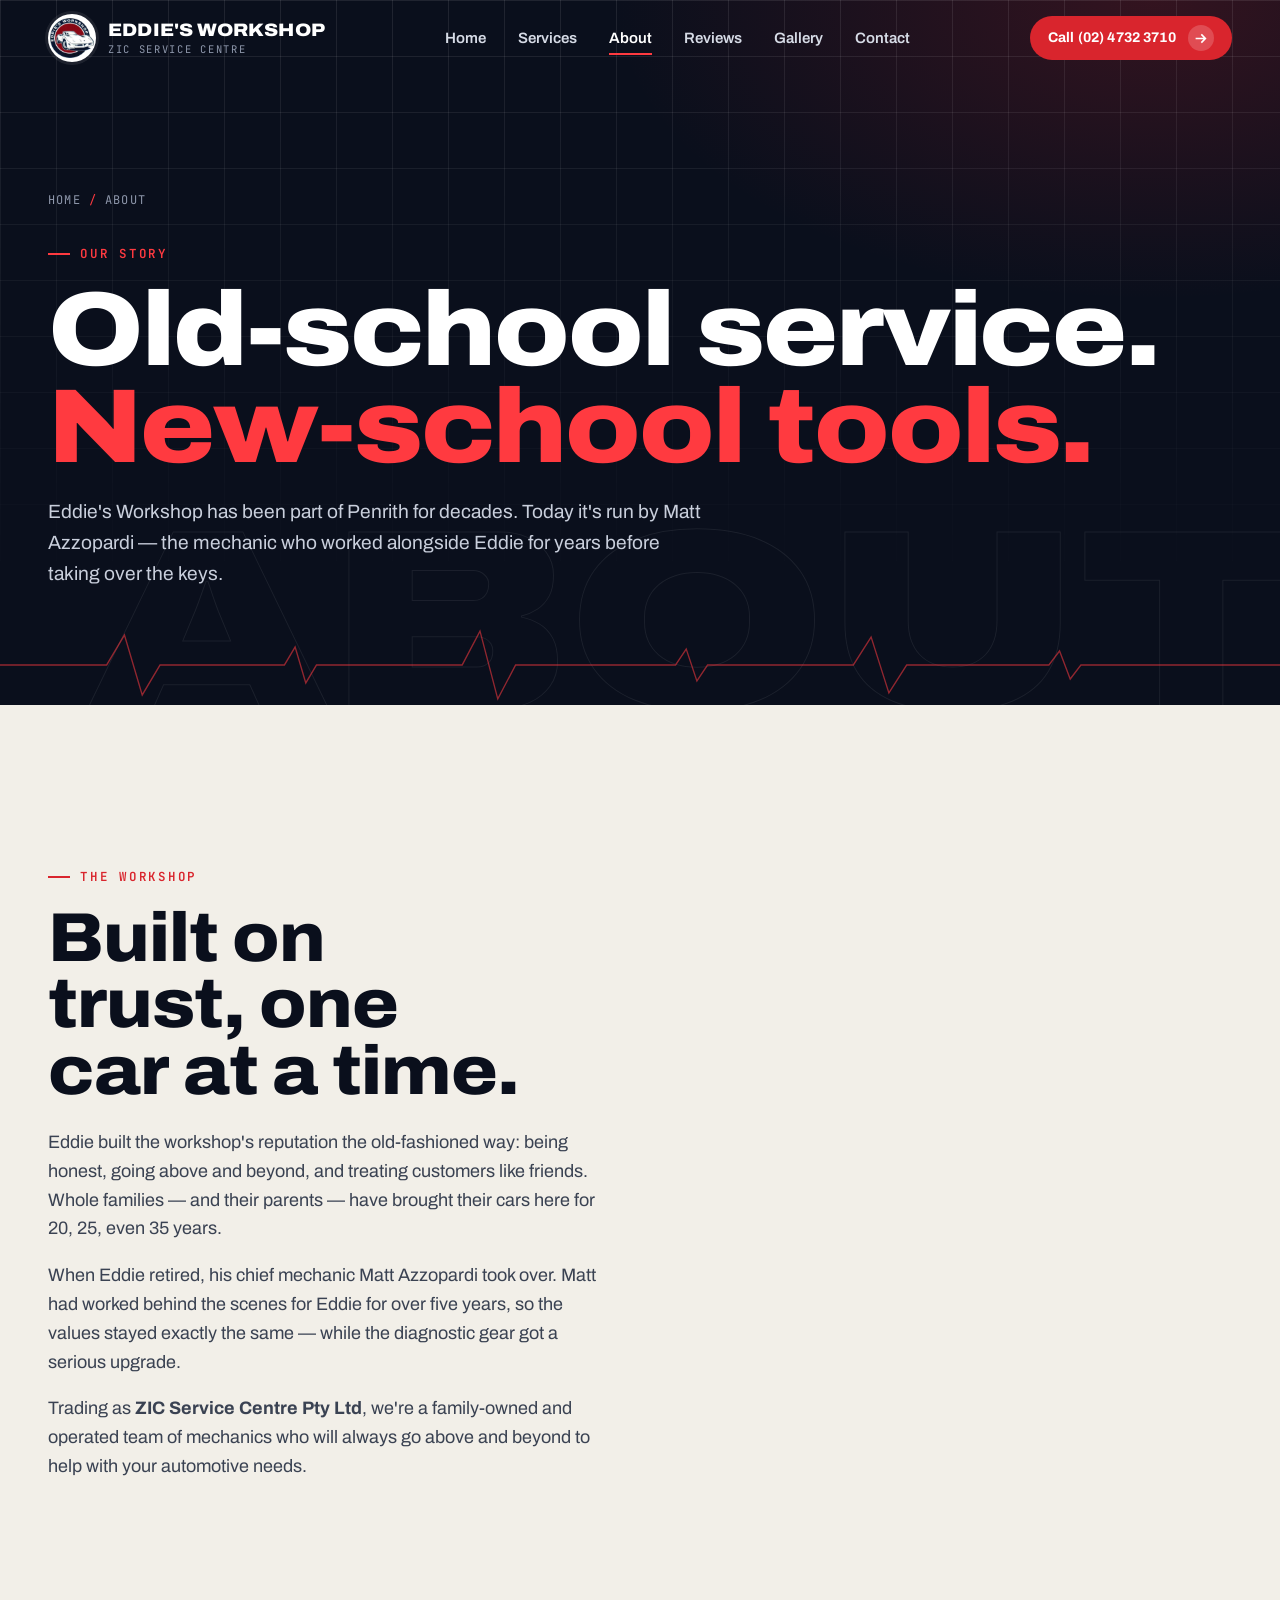
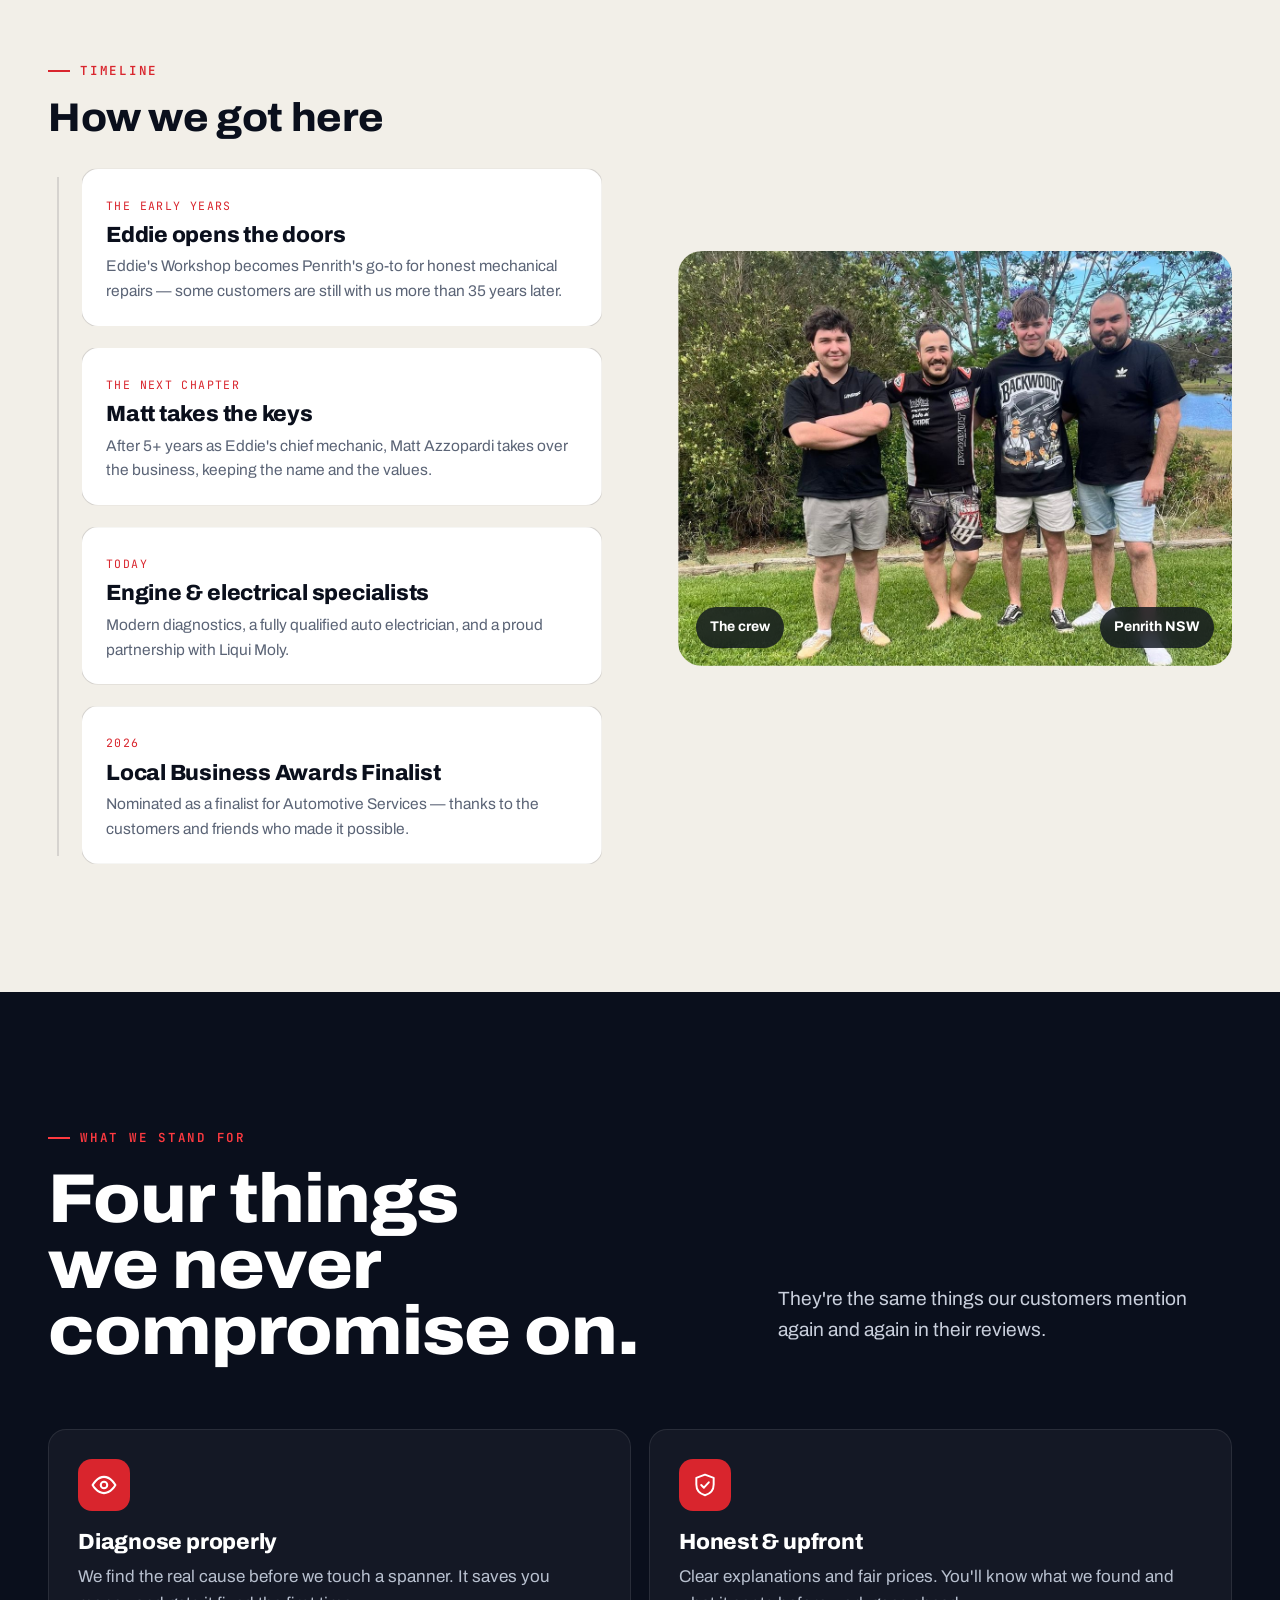
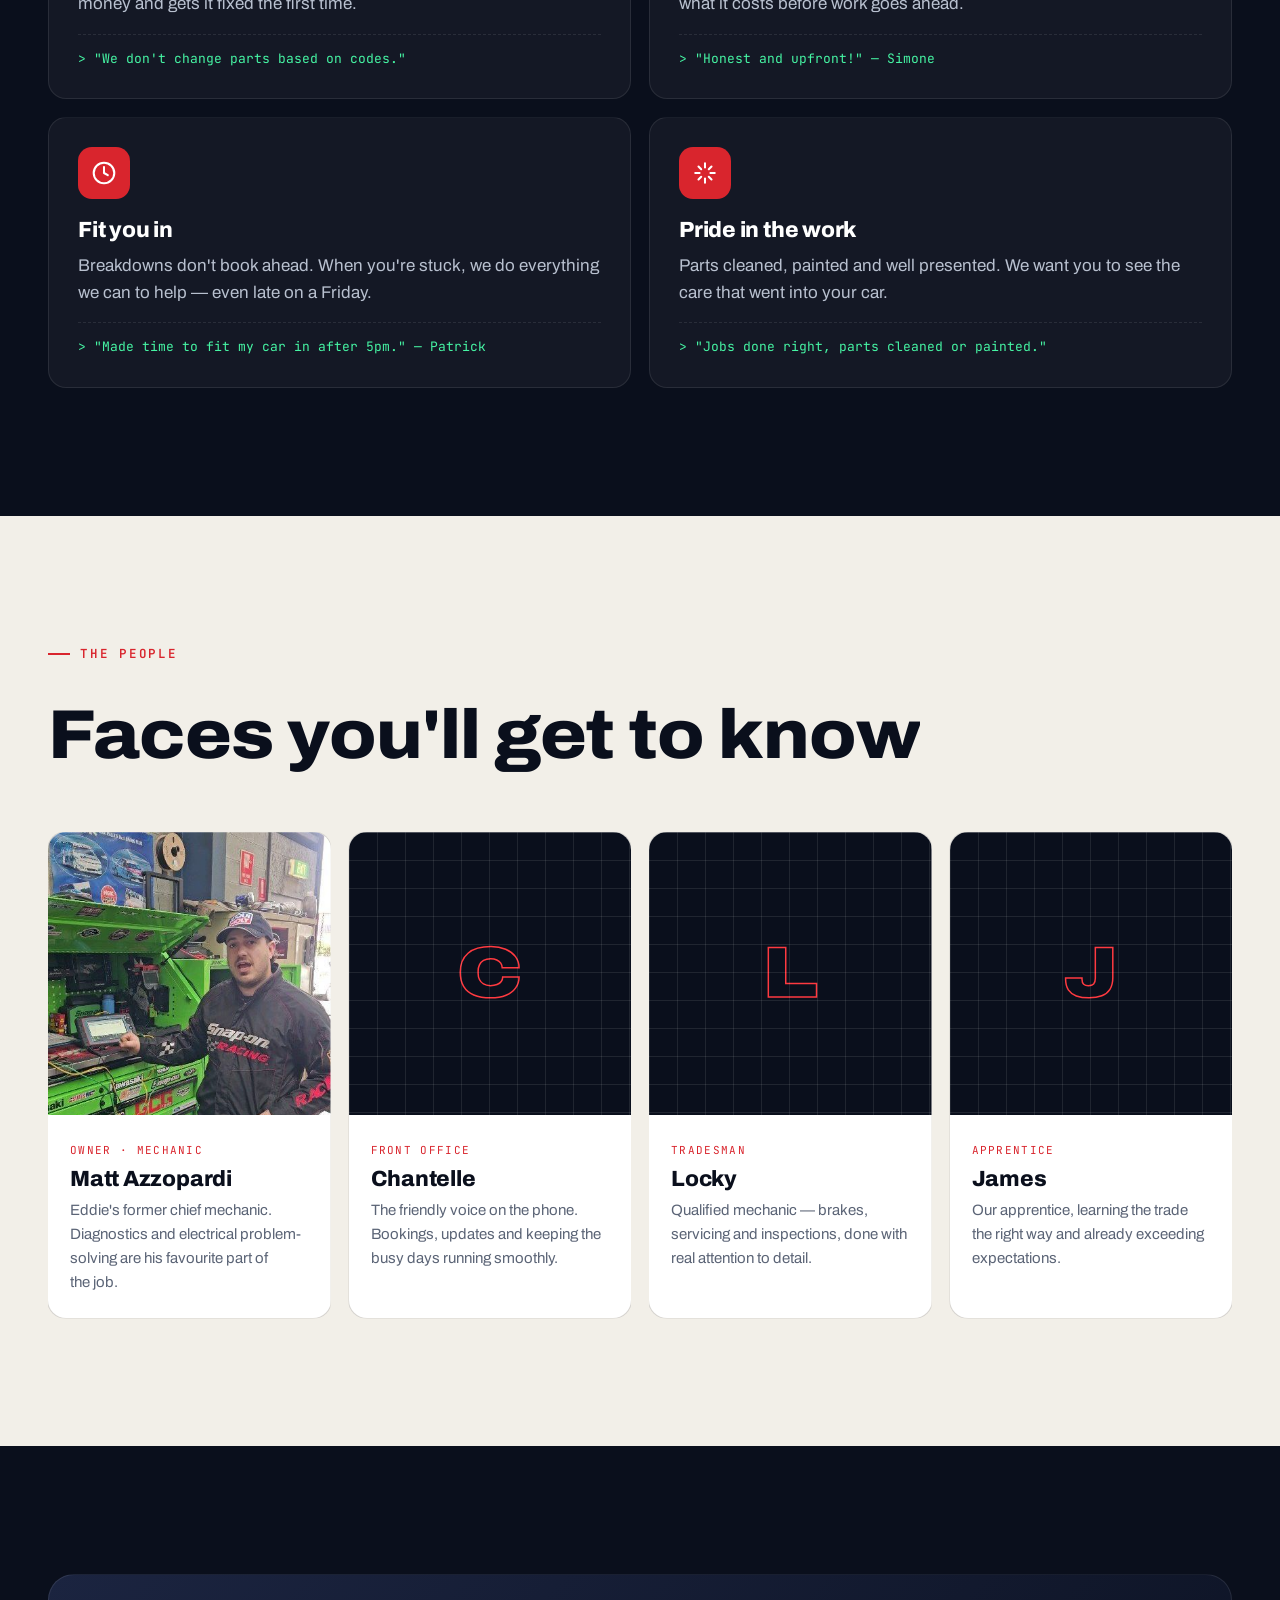
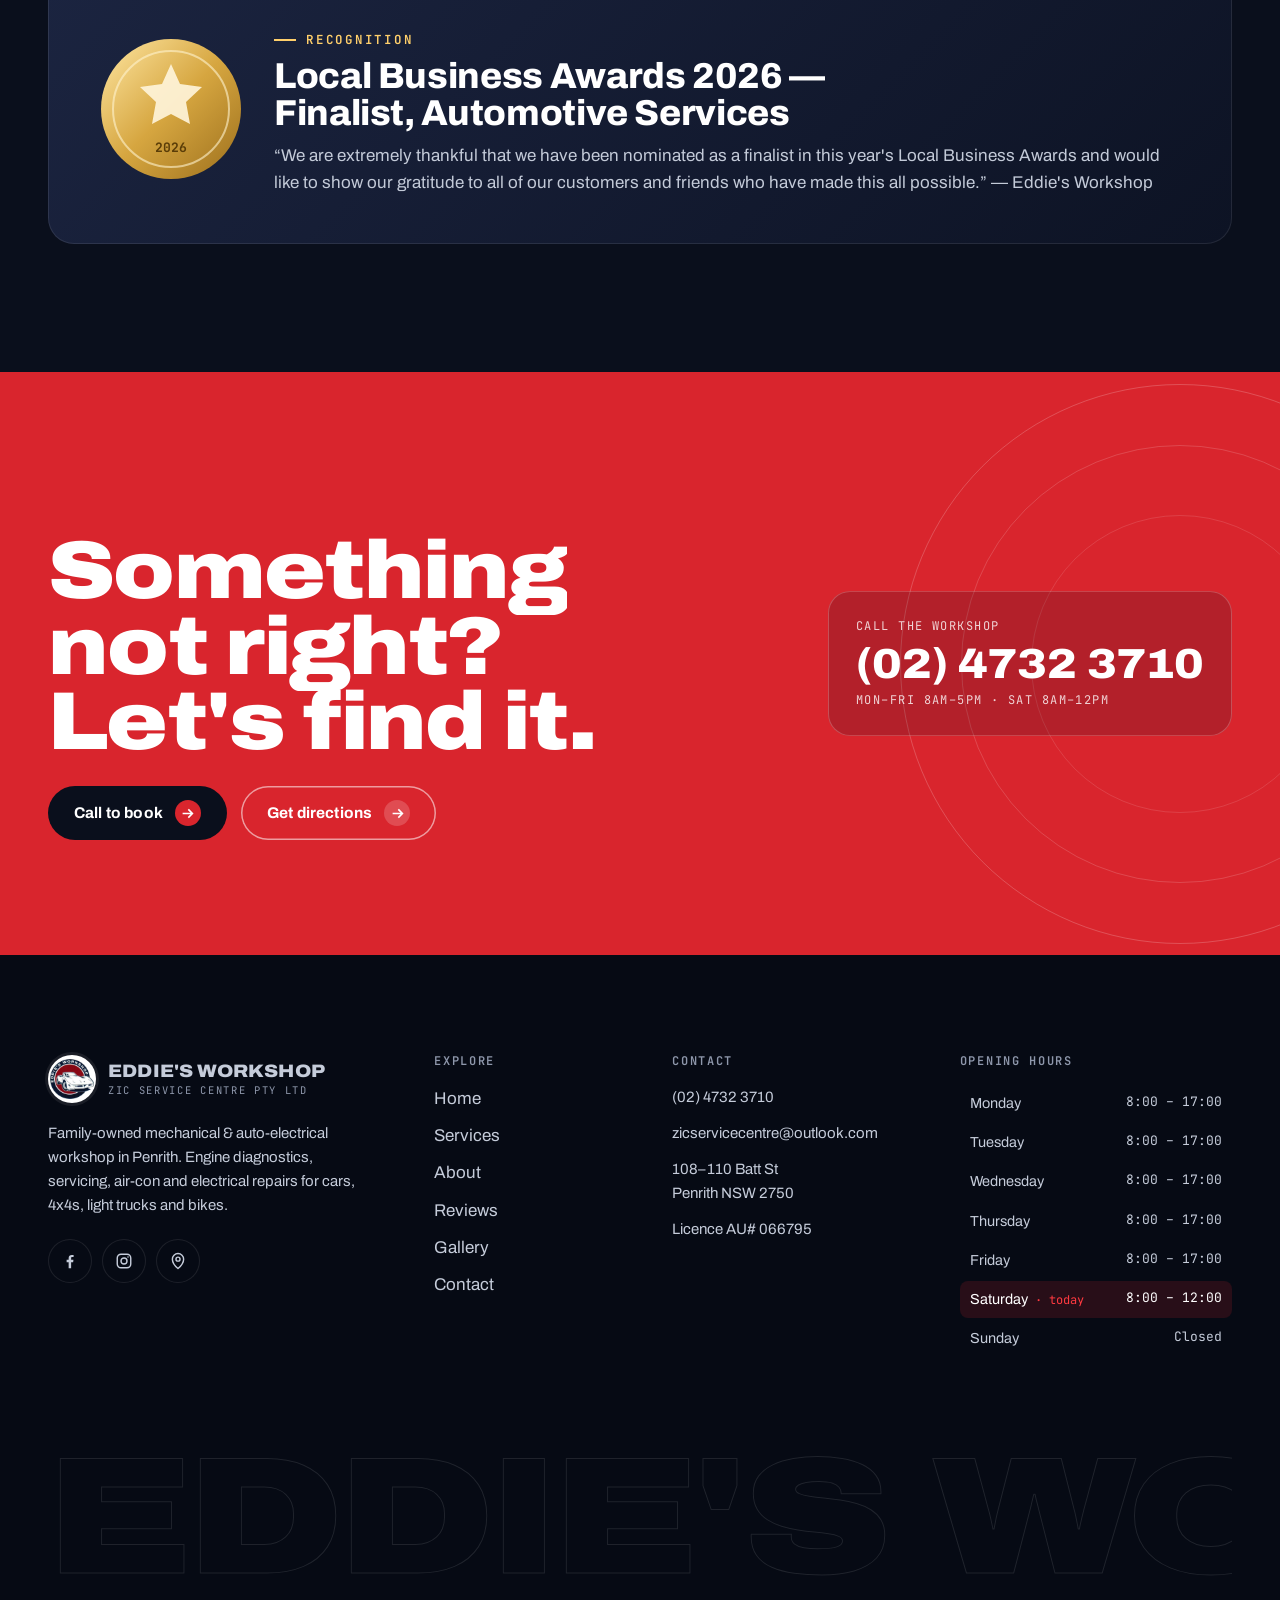
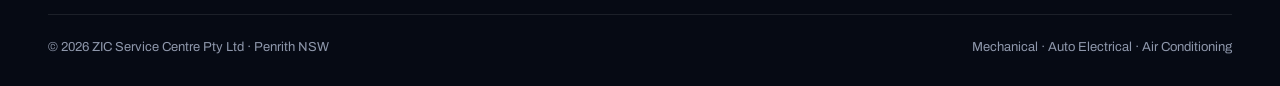
<file: about.html>
<!doctype html>
<html lang="en-AU" class="no-js">
<head>
<script src="site-safety.js"></script>
<meta charset="utf-8">
<meta name="viewport" content="width=device-width, initial-scale=1, viewport-fit=cover">
<title>About | Eddie's Workshop — Family-Owned Mechanic in Penrith</title>
<meta name="description" content="The story of Eddie's Workshop: decades of honest service in Penrith, now run by Eddie's former chief mechanic Matt Azzopardi. 2026 Local Business Awards finalist.">
<meta name="robots" content="noindex, nofollow">
<meta name="theme-color" content="#0a0f1c">

<meta property="og:type" content="website">
<meta property="og:site_name" content="Eddie's Workshop — ZIC Service Centre">
<meta property="og:title" content="About | Eddie's Workshop — Family-Owned Mechanic in Penrith">
<meta property="og:description" content="The story of Eddie's Workshop: decades of honest service in Penrith, now run by Eddie's former chief mechanic Matt Azzopardi. 2026 Local Business Awards finalist.">

<meta property="og:image" content="https://konkos-design.github.io/eddies-workshop/img/og-image.jpg">
<meta property="og:image:secure_url" content="https://konkos-design.github.io/eddies-workshop/img/og-image.jpg">
<meta property="og:image:type" content="image/jpeg">
<meta property="og:image:width" content="1200">
<meta property="og:image:height" content="630">
<meta property="og:image:alt" content="Eddie's Workshop — mechanical &amp; auto electrical repairs in Penrith NSW">
<meta property="og:locale" content="en_AU">
<meta name="twitter:card" content="summary_large_image">
<meta name="twitter:title" content="About | Eddie's Workshop — Family-Owned Mechanic in Penrith">
<meta name="twitter:description" content="The story of Eddie's Workshop: decades of honest service in Penrith, now run by Eddie's former chief mechanic Matt Azzopardi. 2026 Local Business Awards finalist.">
<meta name="twitter:image" content="https://konkos-design.github.io/eddies-workshop/img/og-image.jpg">
<link rel="icon" type="image/png" href="img/favicon.png">
<link rel="apple-touch-icon" href="img/apple-touch-icon.png">
<link rel="preload" href="fonts/archivo.woff2" as="font" type="font/woff2" crossorigin>
<link rel="stylesheet" href="css/style.css">
<script type="application/ld+json">{"@context":"https://schema.org","@type":"AutoRepair","name":"Eddie's Workshop (ZIC Service Centre Pty Ltd)","image":"https://konkos-design.github.io/eddies-workshop/img/og-image.jpg","telephone":"+61 2 4732 3710","email":"zicservicecentre@outlook.com","address":{"@type":"PostalAddress","streetAddress":"108–110 Batt St","addressLocality":"Penrith","addressRegion":"NSW","postalCode":"2750","addressCountry":"AU"},"geo":{"@type":"GeoCoordinates","latitude":-33.7682693,"longitude":150.6824889},"openingHoursSpecification":[{"@type":"OpeningHoursSpecification","dayOfWeek":["Monday","Tuesday","Wednesday","Thursday","Friday"],"opens":"08:00","closes":"17:00"},{"@type":"OpeningHoursSpecification","dayOfWeek":"Saturday","opens":"08:00","closes":"12:00"}],"aggregateRating":{"@type":"AggregateRating","ratingValue":"4.9","reviewCount":"123"},"sameAs":["https://www.facebook.com/p/Eddies-Workshop-100057396071904/","https://www.instagram.com/zicservicecentre_penrith/"]}</script>
<link rel="canonical" href="https://konkos-design.github.io/eddies-workshop/about.html">
<meta property="og:url" content="https://konkos-design.github.io/eddies-workshop/about.html">
<link rel="stylesheet" href="site-safety.css">
</head>
<body>
<a class="skip" href="#main">Skip to content</a>
<div class="progress" aria-hidden="true"></div>
<header class="hdr">
  <div class="wrap hdr__in">
    <a class="brand" href="index.html" aria-label="Eddie's Workshop — home">
      <span class="brand__badge"><img src="img/logo-256.png" alt="" width="44" height="44"></span>
      <span class="brand__txt"><span class="brand__name">EDDIE'S WORKSHOP</span><span class="brand__sub">ZIC Service Centre</span></span>
    </a>
    <nav class="nav" aria-label="Main"><ul class="nav__list"><li><a class="nav__a" href="index.html">Home</a></li><li><a class="nav__a" href="services.html">Services</a></li><li><a class="nav__a" href="about.html" aria-current="page">About</a></li><li><a class="nav__a" href="reviews.html">Reviews</a></li><li><a class="nav__a" href="gallery.html">Gallery</a></li><li><a class="nav__a" href="contact.html">Contact</a></li></ul></nav>
    <div class="hdr__cta">
      <a class="btn btn--sm" href="tel:+61247323710">Call (02) 4732 3710<span class="arr"><svg viewBox="0 0 16 16" fill="none" stroke="currentColor" stroke-width="2"><path d="M2 8h12M9 3l5 5-5 5"/></svg><svg viewBox="0 0 16 16" fill="none" stroke="currentColor" stroke-width="2"><path d="M2 8h12M9 3l5 5-5 5"/></svg></span></a>
    </div>
    <button class="burger" type="button" aria-label="Open menu" aria-expanded="false" aria-controls="mnav"><i><span></span><span></span><span></span></i></button>
  </div>
</header>
<div class="mnav" id="mnav">
  <ul class="mnav__list"><li><a class="mnav__a" href="index.html"><small>01</small>Home</a></li><li><a class="mnav__a" href="services.html"><small>02</small>Services</a></li><li><a class="mnav__a" href="about.html" aria-current="page"><small>03</small>About</a></li><li><a class="mnav__a" href="reviews.html"><small>04</small>Reviews</a></li><li><a class="mnav__a" href="gallery.html"><small>05</small>Gallery</a></li><li><a class="mnav__a" href="contact.html"><small>06</small>Contact</a></li></ul>
  <div class="mnav__foot">
    <span class="status"><span class="status__dot"></span><span class="status__txt">Mon–Fri 8–5 · Sat 8–12</span></span>
    <a class="btn " href="tel:+61247323710">Call (02) 4732 3710<span class="arr"><svg viewBox="0 0 16 16" fill="none" stroke="currentColor" stroke-width="2"><path d="M2 8h12M9 3l5 5-5 5"/></svg><svg viewBox="0 0 16 16" fill="none" stroke="currentColor" stroke-width="2"><path d="M2 8h12M9 3l5 5-5 5"/></svg></span></a>
    <div class="mnav__meta">108–110 Batt St, Penrith NSW 2750<br>zicservicecentre<wbr>@outlook.com</div>
  </div>
</div>
<main id="main">
<section class="phero">
  <div class="grid-bg" aria-hidden="true"></div>
  <div class="phero__big" aria-hidden="true">ABOUT</div>
  <div class="wrap" style="position:relative">
    <nav class="crumbs" aria-label="Breadcrumb" data-reveal="up"><a href="index.html">Home</a><span>/</span>About</nav>
    <span class="kicker" data-reveal="up" data-delay=".05">Our story</span>
    <h1 class="h-xl phero__title" data-split style="margin-top:18px">Old-school service. <span class="accent">New-school tools.</span></h1>
    <p class="lead" data-reveal="up" data-delay=".25">Eddie's Workshop has been part of Penrith for decades. Today it's run by Matt Azzopardi — the mechanic who worked alongside Eddie for years before taking over the keys.</p>
  </div>
  <svg class="phero__wave" viewBox="0 0 1440 80" preserveAspectRatio="none" aria-hidden="true"><path d="M0 40 L120 40 L140 10 L160 70 L180 40 L320 40 L332 22 L344 58 L356 40 L520 40 L540 6 L560 74 L580 40 L760 40 L772 24 L784 56 L796 40 L960 40 L980 12 L1000 68 L1020 40 L1180 40 L1192 26 L1204 54 L1216 40 L1440 40"/></svg>
</section>

<section class="section section--paper">
  <div class="wrap">
    <div class="split2">
      <div>
        <span class="kicker" data-reveal="up">The workshop</span>
        <h2 class="h-lg" data-split style="margin:18px 0 24px">Built on trust, one car at a time.</h2>
        <p data-reveal="up" data-delay=".15" style="font-size:18px;color:#3a4252">Eddie built the workshop's reputation the old-fashioned way: being honest, going above and beyond, and treating customers like friends. Whole families — and their parents — have brought their cars here for 20, 25, even 35 years.</p>
        <p data-reveal="up" data-delay=".2" style="font-size:18px;color:#3a4252">When Eddie retired, his chief mechanic Matt Azzopardi took over. Matt had worked behind the scenes for Eddie for over five years, so the values stayed exactly the same — while the diagnostic gear got a serious upgrade.</p>
        <p data-reveal="up" data-delay=".25" style="font-size:18px;color:#3a4252">Trading as <b>ZIC Service Centre Pty Ltd</b>, we're a family-owned and operated team of mechanics who will always go above and beyond to help with your automotive needs.</p>
      </div>
      <div style="position:relative">
        <div class="collage__img" data-reveal="clip" style="border-radius:24px"><img src="img/matt-shop.jpg" alt="Matt Azzopardi in the workshop" loading="lazy" width="418" height="522" style="aspect-ratio:4/5"></div>
      </div>
    </div>
  </div>
</section>

<section class="section section--paper" style="padding-top:0">
  <div class="wrap">
    <div class="split2">
      <div>
        <span class="kicker" data-reveal="up">Timeline</span>
        <h2 class="h-md" data-split style="margin:16px 0 30px">How we got here</h2>
        <div class="timeline">
          <span class="timeline__fill" aria-hidden="true"></span>
          <div class="tl" data-reveal="up"><small>The early years</small><h3>Eddie opens the doors</h3><p>Eddie's Workshop becomes Penrith's go-to for honest mechanical repairs — some customers are still with us more than 35 years later.</p></div>
          <div class="tl" data-reveal="up"><small>The next chapter</small><h3>Matt takes the keys</h3><p>After 5+ years as Eddie's chief mechanic, Matt Azzopardi takes over the business, keeping the name and the values.</p></div>
          <div class="tl" data-reveal="up"><small>Today</small><h3>Engine &amp; electrical specialists</h3><p>Modern diagnostics, a fully qualified auto electrician, and a proud partnership with Liqui Moly.</p></div>
          <div class="tl" data-reveal="up"><small>2026</small><h3>Local Business Awards Finalist</h3><p>Nominated as a finalist for Automotive Services — thanks to the customers and friends who made it possible.</p></div>
        </div>
      </div>
      <figure class="wide-photo" data-reveal="clip" style="margin:0"><img src="img/crew.jpg" alt="The Eddie's Workshop crew together outdoors" loading="lazy" width="1200" height="900" style="aspect-ratio:4/3"><figcaption><span>The crew</span><span>Penrith NSW</span></figcaption></figure>
    </div>
  </div>
</section>

<section class="section">
  <div class="wrap">
    <div class="sec-head sec-head--split">
      <div><span class="kicker" data-reveal="up">What we stand for</span><h2 class="h-lg" data-split style="margin-top:18px">Four things we never compromise on.</h2></div>
      <p class="lead" data-reveal="up" data-delay=".15">They're the same things our customers mention again and again in their reviews.</p>
    </div>
    <div class="values" data-stagger=".08">
      <div class="value"><div class="value__ico"><svg viewBox="0 0 24 24" fill="none" stroke="currentColor" stroke-width="1.9" stroke-linecap="round" stroke-linejoin="round"><path d="M1.5 12S5.5 4.5 12 4.5 22.5 12 22.5 12 18.5 19.5 12 19.5 1.5 12 1.5 12z"/><circle cx="12" cy="12" r="3"/></svg></div><h3>Diagnose properly</h3><p>We find the real cause before we touch a spanner. It saves you money and gets it fixed the first time.</p><q>&gt; "We don't change parts based on codes."</q></div>
      <div class="value"><div class="value__ico"><svg viewBox="0 0 24 24" fill="none" stroke="currentColor" stroke-width="1.8" stroke-linecap="round" stroke-linejoin="round"><path d="M12 2.5 4 5.5v6c0 5 3.4 8.6 8 10 4.6-1.4 8-5 8-10v-6z"/><path d="m8.5 12 2.5 2.5 4.5-5"/></svg></div><h3>Honest &amp; upfront</h3><p>Clear explanations and fair prices. You'll know what we found and what it costs before work goes ahead.</p><q>&gt; "Honest and upfront!" — Simone</q></div>
      <div class="value"><div class="value__ico"><svg viewBox="0 0 24 24" fill="none" stroke="currentColor" stroke-width="1.9" stroke-linecap="round" stroke-linejoin="round"><circle cx="12" cy="12" r="9.5"/><path d="M12 6.5V12l3.5 2"/></svg></div><h3>Fit you in</h3><p>Breakdowns don't book ahead. When you're stuck, we do everything we can to help — even late on a Friday.</p><q>&gt; "Made time to fit my car in after 5pm." — Patrick</q></div>
      <div class="value"><div class="value__ico"><svg viewBox="0 0 24 24" fill="none" stroke="currentColor" stroke-width="1.9" stroke-linecap="round" stroke-linejoin="round"><path d="M12 3v4M12 17v4M3 12h4M17 12h4M6 6l2.5 2.5M15.5 15.5 18 18M6 18l2.5-2.5M15.5 8.5 18 6"/></svg></div><h3>Pride in the work</h3><p>Parts cleaned, painted and well presented. We want you to see the care that went into your car.</p><q>&gt; "Jobs done right, parts cleaned or painted."</q></div>
    </div>
  </div>
</section>

<section class="section section--paper">
  <div class="wrap">
    <div class="sec-head"><span class="kicker" data-reveal="up">The people</span><h2 class="h-lg" data-split style="margin-top:18px">Faces you'll get to know</h2></div>
    <div class="team" data-stagger=".08">
      <article class="member"><div class="member__ph"><img src="img/matt-toolbox.jpg" alt="Matt Azzopardi" loading="lazy" width="418" height="522"></div><div class="member__body"><small>Owner · Mechanic</small><h3>Matt Azzopardi</h3><p>Eddie's former chief mechanic. Diagnostics and electrical problem-solving are his favourite part of the job.</p></div></article>
      <article class="member"><div class="member__ph"><div class="grid-bg" aria-hidden="true"></div><span class="member__ini">C</span></div><div class="member__body"><small>Front office</small><h3>Chantelle</h3><p>The friendly voice on the phone. Bookings, updates and keeping the busy days running smoothly.</p></div></article>
      <article class="member"><div class="member__ph"><div class="grid-bg" aria-hidden="true"></div><span class="member__ini">L</span></div><div class="member__body"><small>Tradesman</small><h3>Locky</h3><p>Qualified mechanic — brakes, servicing and inspections, done with real attention to detail.</p></div></article>
      <article class="member"><div class="member__ph"><div class="grid-bg" aria-hidden="true"></div><span class="member__ini">J</span></div><div class="member__body"><small>Apprentice</small><h3>James</h3><p>Our apprentice, learning the trade the right way and already exceeding expectations.</p></div></article>
    </div>
  </div>
</section>

<section class="section">
  <div class="wrap">
    <div class="award" data-reveal="up">
      <div class="medal" aria-hidden="true"><svg viewBox="0 0 150 150"><defs><linearGradient id="gd" x1="0" y1="0" x2="1" y2="1"><stop offset="0" stop-color="#ffe7a3"/><stop offset=".5" stop-color="#d6a640"/><stop offset="1" stop-color="#9c6f1c"/></linearGradient></defs><circle cx="75" cy="75" r="70" fill="url(#gd)"/><circle cx="75" cy="75" r="58" fill="none" stroke="#fff3cf" stroke-opacity=".6" stroke-width="2"/><path d="M75 30l9 20 22 3-16 15 4 22-19-10-19 10 4-22-16-15 22-3z" fill="#fff6dc" fill-opacity=".9"/><text x="75" y="118" text-anchor="middle" font-family="JetBrains Mono, monospace" font-size="13" font-weight="700" fill="#5a3d08">2026</text></svg></div>
      <div><span class="kicker" style="color:#ffcf6b">Recognition</span><h3>Local Business Awards 2026 — Finalist, Automotive Services</h3><p>“We are extremely thankful that we have been nominated as a finalist in this year's Local Business Awards and would like to show our gratitude to all of our customers and friends who have made this all possible.” — Eddie's Workshop</p></div>
    </div>
  </div>
</section>
<section class="cta" aria-labelledby="cta-t">
  <div class="cta__ring" aria-hidden="true"></div>
  <div class="wrap cta__in">
    <div>
      <span class="kicker" style="color:#fff" data-reveal="up">Book your car in</span>
      <h2 class="cta__title" id="cta-t" data-split style="margin:18px 0 26px">Something not right? Let's find it.</h2>
      <div class="btn-row" data-reveal="up" data-delay=".2"><a class="btn " href="tel:+61247323710">Call to book<span class="arr"><svg viewBox="0 0 16 16" fill="none" stroke="currentColor" stroke-width="2"><path d="M2 8h12M9 3l5 5-5 5"/></svg><svg viewBox="0 0 16 16" fill="none" stroke="currentColor" stroke-width="2"><path d="M2 8h12M9 3l5 5-5 5"/></svg></span></a><a class="btn btn--ghost" href="https://maps.app.goo.gl/GKzrtAZzhgRTsoiu7" target="_blank" rel="noopener">Get directions<span class="arr"><svg viewBox="0 0 16 16" fill="none" stroke="currentColor" stroke-width="2"><path d="M2 8h12M9 3l5 5-5 5"/></svg><svg viewBox="0 0 16 16" fill="none" stroke="currentColor" stroke-width="2"><path d="M2 8h12M9 3l5 5-5 5"/></svg></span></a></div>
    </div>
    <a class="cta__phone" href="tel:+61247323710" data-reveal="scale" data-delay=".15"><small>Call the workshop</small><b>(02) 4732 3710</b><small>Mon–Fri 8am–5pm · Sat 8am–12pm</small></a>
  </div>
</section>


</main>
<footer class="ftr">
  <div class="wrap">
    <div class="ftr__grid">
      <div class="ftr__about">
        <a class="brand" href="index.html"><span class="brand__badge"><img src="img/logo-256.png" alt="" width="44" height="44"></span><span class="brand__txt"><span class="brand__name">EDDIE'S WORKSHOP</span><span class="brand__sub">ZIC Service Centre Pty Ltd</span></span></a>
        <p>Family-owned mechanical &amp; auto-electrical workshop in Penrith. Engine diagnostics, servicing, air-con and electrical repairs for cars, 4x4s, light trucks and bikes.</p>
        <div class="socials"><a href="https://www.facebook.com/p/Eddies-Workshop-100057396071904/" target="_blank" rel="noopener" aria-label="Facebook"><svg viewBox="0 0 24 24" fill="currentColor"><path d="M13.5 21.5v-8h2.7l.4-3.2h-3.1V8.3c0-.9.3-1.5 1.6-1.5h1.7V4a22 22 0 0 0-2.5-.1c-2.4 0-4.1 1.5-4.1 4.2v2.3H7.5v3.2h2.7v8z"/></svg></a><a href="https://www.instagram.com/zicservicecentre_penrith/" target="_blank" rel="noopener" aria-label="Instagram"><svg viewBox="0 0 24 24" fill="none" stroke="currentColor" stroke-width="1.9"><rect x="3" y="3" width="18" height="18" rx="5"/><circle cx="12" cy="12" r="4"/><circle cx="17.3" cy="6.7" r="1" fill="currentColor" stroke="none"/></svg></a><a href="https://maps.app.goo.gl/GKzrtAZzhgRTsoiu7" target="_blank" rel="noopener" aria-label="Google Maps"><svg viewBox="0 0 24 24" fill="none" stroke="currentColor" stroke-width="1.9" stroke-linecap="round" stroke-linejoin="round"><path d="M12 22s7.5-6.4 7.5-12.5a7.5 7.5 0 0 0-15 0C4.5 15.6 12 22 12 22z"/><circle cx="12" cy="9.5" r="2.7"/></svg></a></div>
      </div>
      <div><h4>Explore</h4><ul class="ftr__links"><li><a href="index.html">Home</a></li><li><a href="services.html">Services</a></li><li><a href="about.html">About</a></li><li><a href="reviews.html">Reviews</a></li><li><a href="gallery.html">Gallery</a></li><li><a href="contact.html">Contact</a></li></ul></div>
      <div><h4>Contact</h4><div class="ftr__contact">
        <a href="tel:+61247323710">(02) 4732 3710</a>
        <a href="mailto:zicservicecentre@outlook.com">zicservicecentre<wbr>@outlook.com</a>
        <a href="https://maps.app.goo.gl/GKzrtAZzhgRTsoiu7" target="_blank" rel="noopener">108–110 Batt St<br>Penrith NSW 2750</a>
        <span>Licence AU# 066795</span>
      </div></div>
      <div><h4>Opening hours</h4><div class="hours"><div class="hours__row" data-day="1"><span>Monday</span><span>8:00 – 17:00</span></div><div class="hours__row" data-day="2"><span>Tuesday</span><span>8:00 – 17:00</span></div><div class="hours__row" data-day="3"><span>Wednesday</span><span>8:00 – 17:00</span></div><div class="hours__row" data-day="4"><span>Thursday</span><span>8:00 – 17:00</span></div><div class="hours__row" data-day="5"><span>Friday</span><span>8:00 – 17:00</span></div><div class="hours__row" data-day="6"><span>Saturday</span><span>8:00 – 12:00</span></div><div class="hours__row" data-day="0"><span>Sunday</span><span>Closed</span></div></div></div>
    </div>
    <div class="ftr__word" aria-hidden="true">EDDIE'S WORKSHOP</div>
    <div class="ftr__bottom"><span>© <span data-year>2026</span> ZIC Service Centre Pty Ltd · Penrith NSW</span><span>Mechanical · Auto Electrical · Air Conditioning</span></div>
  </div>
</footer>
<button class="totop" type="button" aria-label="Back to top"><svg class="ring" viewBox="0 0 56 56" aria-hidden="true"><circle cx="28" cy="28" r="26"/></svg><svg class="ic" viewBox="0 0 24 24" fill="none" stroke="currentColor" stroke-width="2.2" stroke-linecap="round" stroke-linejoin="round"><path d="M12 19V5M5 12l7-7 7 7"/></svg></button>
<a class="callfab" href="tel:+61247323710" aria-label="Call (02) 4732 3710"><svg viewBox="0 0 24 24" fill="none" stroke="currentColor" stroke-width="1.9" stroke-linecap="round" stroke-linejoin="round"><path d="M21 16.9v3a2 2 0 0 1-2.2 2 19.8 19.8 0 0 1-8.6-3.1 19.5 19.5 0 0 1-6-6A19.8 19.8 0 0 1 1.1 4.2 2 2 0 0 1 3.1 2h3a2 2 0 0 1 2 1.7c.1 1 .4 1.9.7 2.8a2 2 0 0 1-.5 2.1L7 9.9a16 16 0 0 0 6 6l1.3-1.3a2 2 0 0 1 2.1-.4c.9.3 1.8.6 2.8.7a2 2 0 0 1 1.7 2z"/></svg><span>Call now</span></a>
<script src="js/main.js" defer></script>
</body>
</html>
</file>
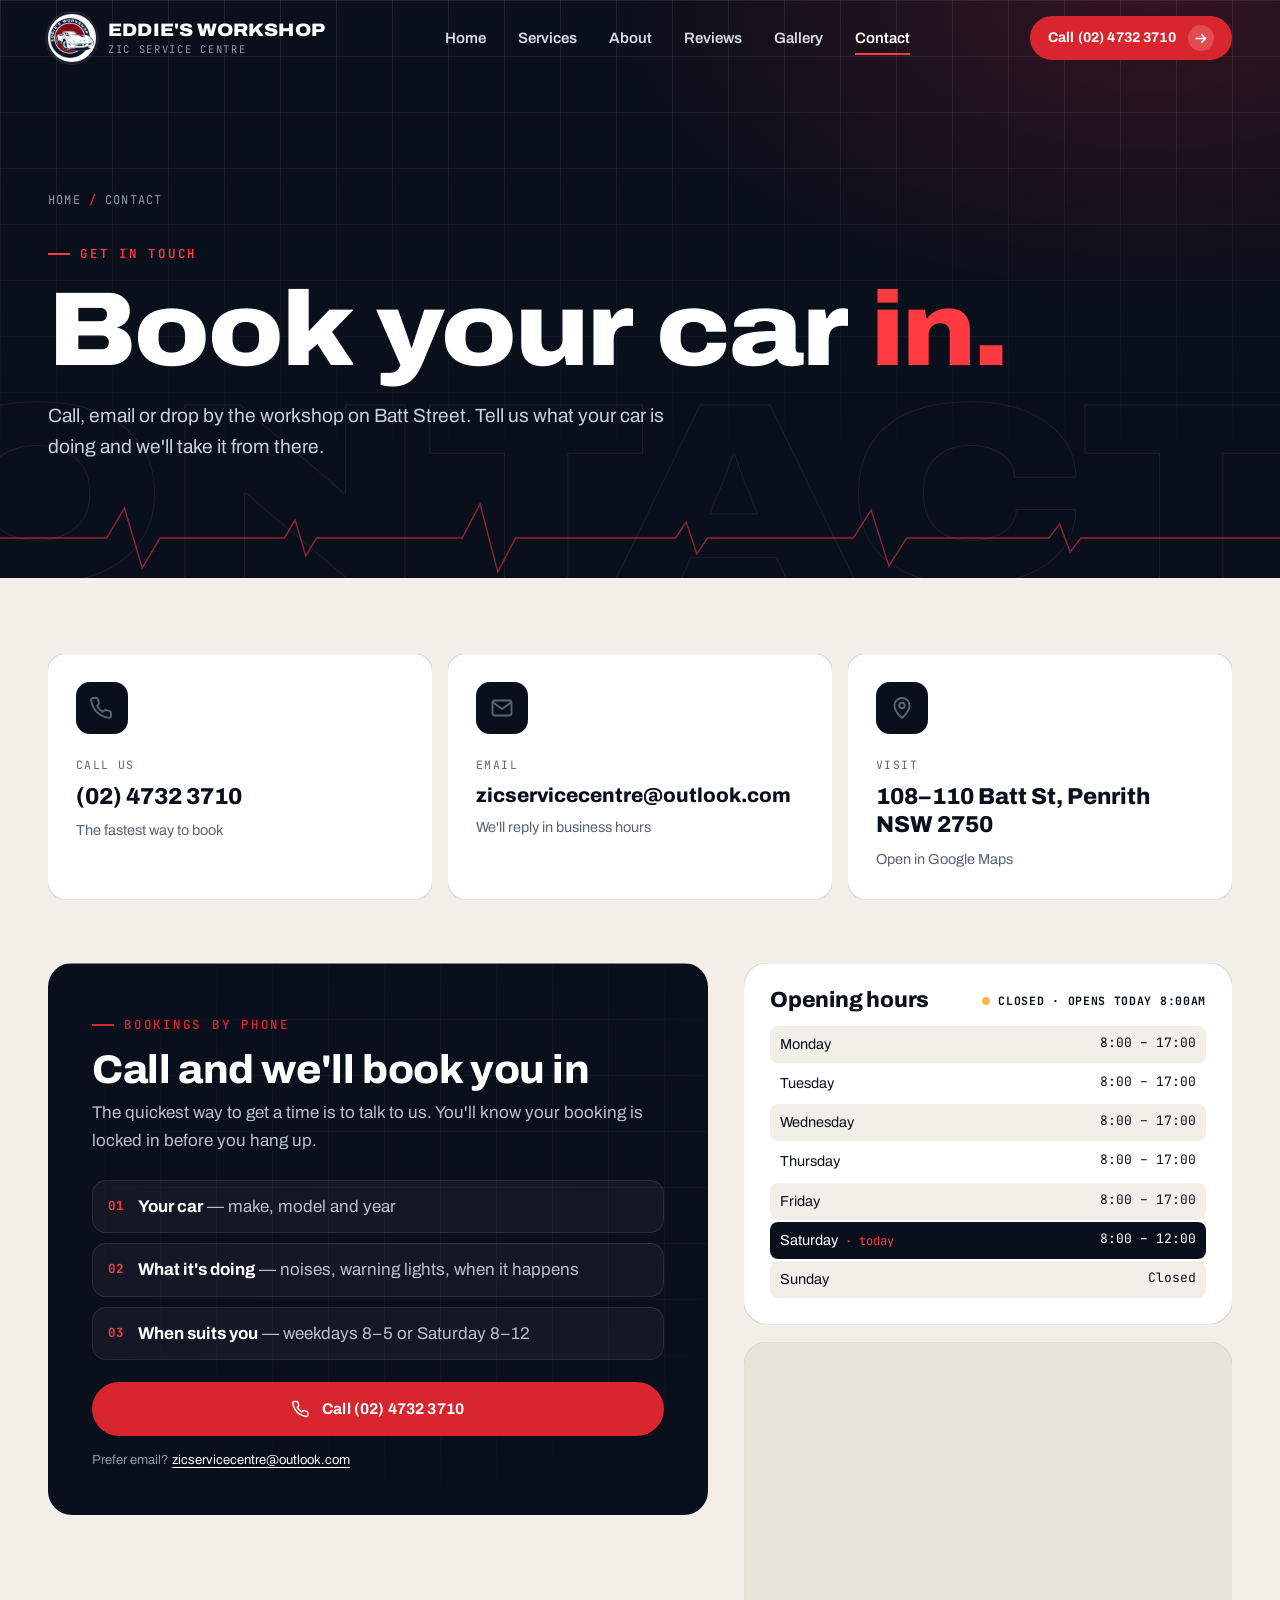
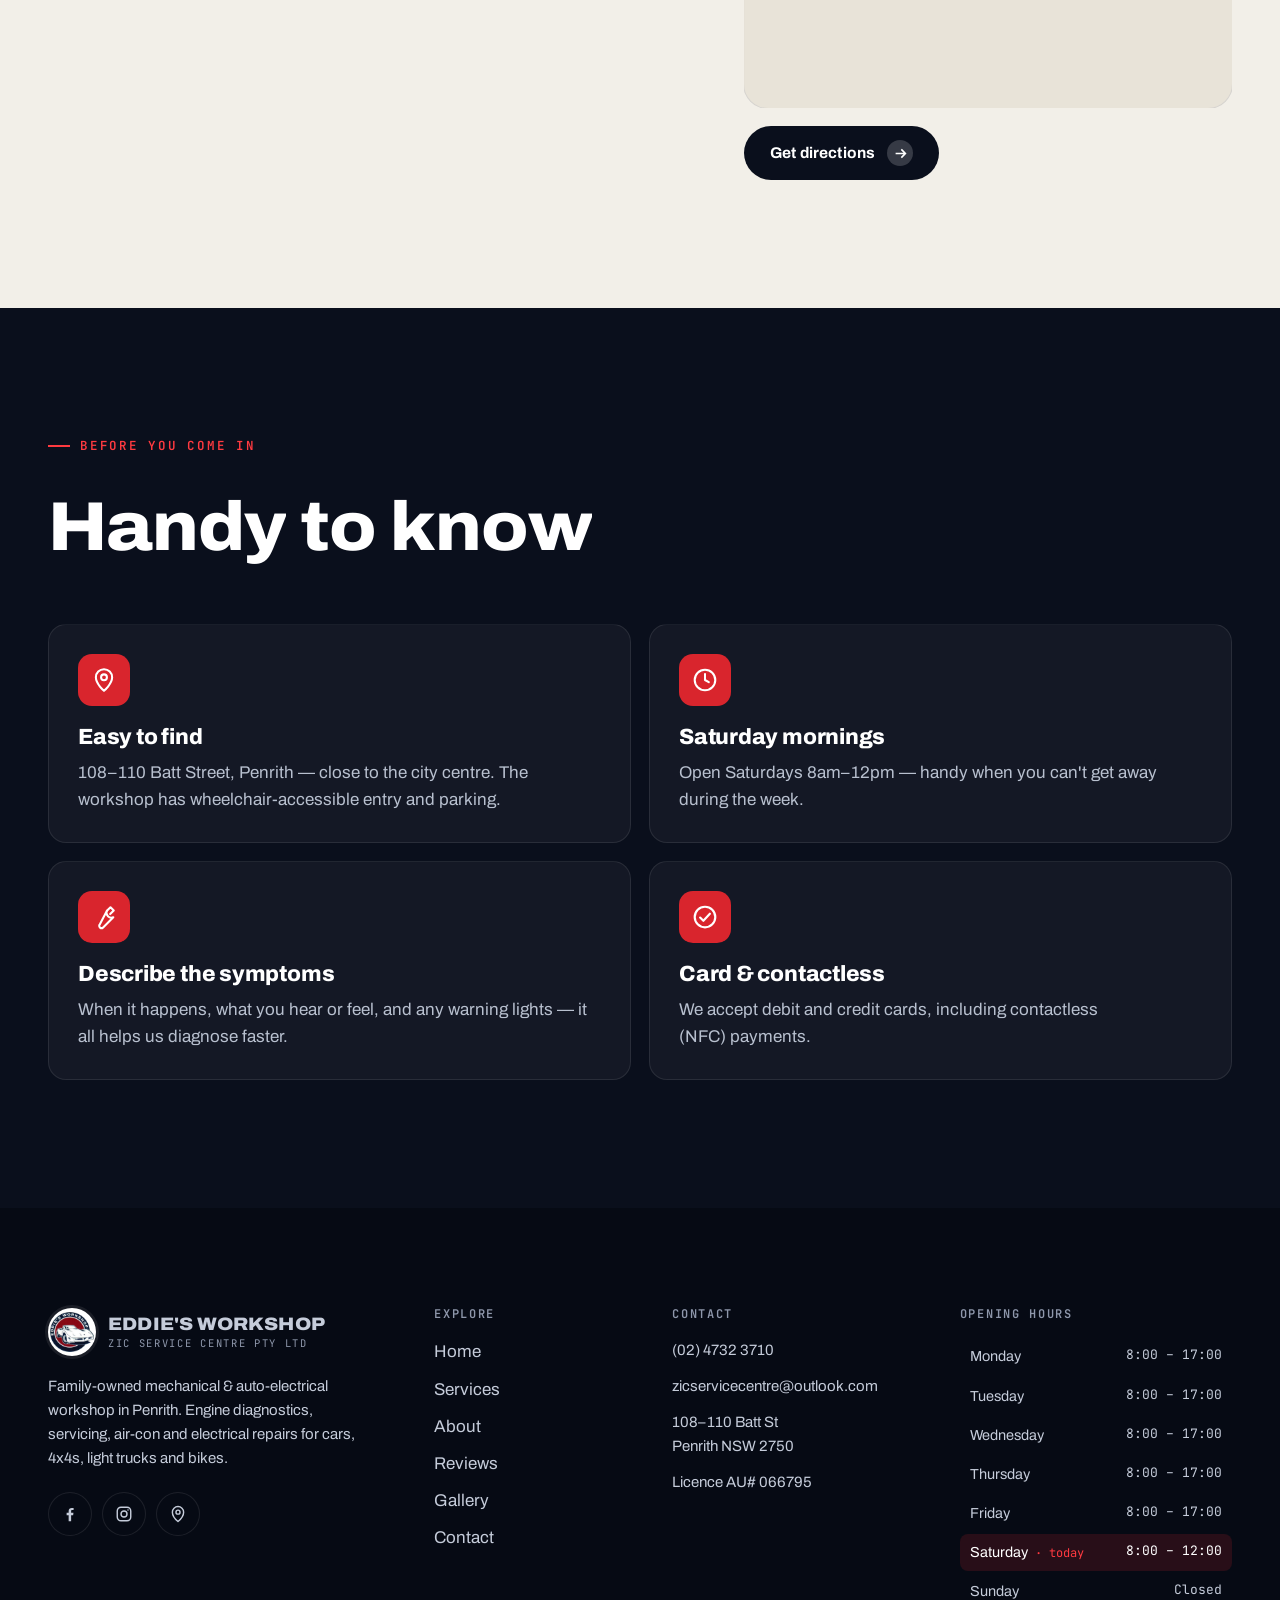
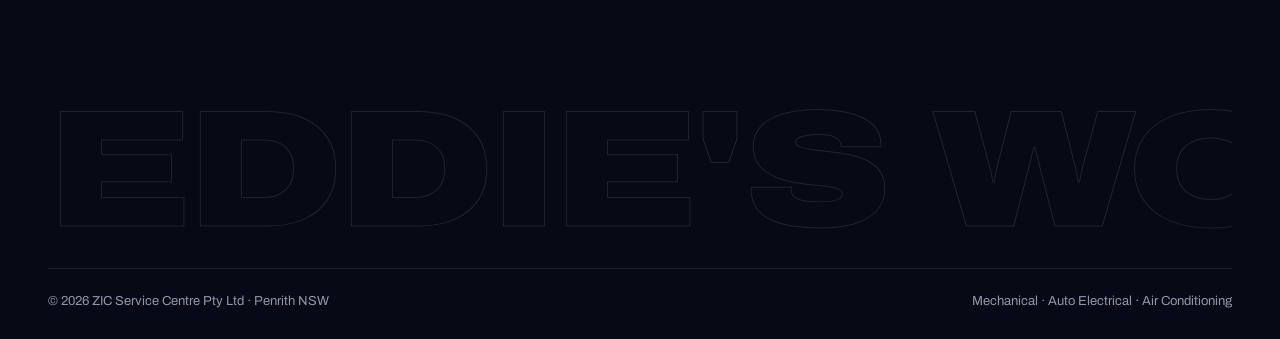
<file: contact.html>
<!doctype html>
<html lang="en-AU" class="no-js">
<head>
<script src="site-safety.js"></script>
<meta charset="utf-8">
<meta name="viewport" content="width=device-width, initial-scale=1, viewport-fit=cover">
<title>Contact | Eddie's Workshop — 108 Batt St Penrith · (02) 4732 3710</title>
<meta name="description" content="Book your car in at Eddie's Workshop, 108–110 Batt St, Penrith NSW 2750. Call (02) 4732 3710. Open Mon–Fri 8am–5pm, Sat 8am–12pm.">
<meta name="robots" content="noindex, nofollow">
<meta name="theme-color" content="#0a0f1c">

<meta property="og:type" content="website">
<meta property="og:site_name" content="Eddie's Workshop — ZIC Service Centre">
<meta property="og:title" content="Contact | Eddie's Workshop — 108 Batt St Penrith · (02) 4732 3710">
<meta property="og:description" content="Book your car in at Eddie's Workshop, 108–110 Batt St, Penrith NSW 2750. Call (02) 4732 3710. Open Mon–Fri 8am–5pm, Sat 8am–12pm.">

<meta property="og:image" content="https://konkos-design.github.io/eddies-workshop/img/og-image.jpg">
<meta property="og:image:secure_url" content="https://konkos-design.github.io/eddies-workshop/img/og-image.jpg">
<meta property="og:image:type" content="image/jpeg">
<meta property="og:image:width" content="1200">
<meta property="og:image:height" content="630">
<meta property="og:image:alt" content="Eddie's Workshop — mechanical &amp; auto electrical repairs in Penrith NSW">
<meta property="og:locale" content="en_AU">
<meta name="twitter:card" content="summary_large_image">
<meta name="twitter:title" content="Contact | Eddie's Workshop — 108 Batt St Penrith · (02) 4732 3710">
<meta name="twitter:description" content="Book your car in at Eddie's Workshop, 108–110 Batt St, Penrith NSW 2750. Call (02) 4732 3710. Open Mon–Fri 8am–5pm, Sat 8am–12pm.">
<meta name="twitter:image" content="https://konkos-design.github.io/eddies-workshop/img/og-image.jpg">
<link rel="icon" type="image/png" href="img/favicon.png">
<link rel="apple-touch-icon" href="img/apple-touch-icon.png">
<link rel="preload" href="fonts/archivo.woff2" as="font" type="font/woff2" crossorigin>
<link rel="stylesheet" href="css/style.css">
<script type="application/ld+json">{"@context":"https://schema.org","@type":"AutoRepair","name":"Eddie's Workshop (ZIC Service Centre Pty Ltd)","image":"https://konkos-design.github.io/eddies-workshop/img/og-image.jpg","telephone":"+61 2 4732 3710","email":"zicservicecentre@outlook.com","address":{"@type":"PostalAddress","streetAddress":"108–110 Batt St","addressLocality":"Penrith","addressRegion":"NSW","postalCode":"2750","addressCountry":"AU"},"geo":{"@type":"GeoCoordinates","latitude":-33.7682693,"longitude":150.6824889},"openingHoursSpecification":[{"@type":"OpeningHoursSpecification","dayOfWeek":["Monday","Tuesday","Wednesday","Thursday","Friday"],"opens":"08:00","closes":"17:00"},{"@type":"OpeningHoursSpecification","dayOfWeek":"Saturday","opens":"08:00","closes":"12:00"}],"aggregateRating":{"@type":"AggregateRating","ratingValue":"4.9","reviewCount":"123"},"sameAs":["https://www.facebook.com/p/Eddies-Workshop-100057396071904/","https://www.instagram.com/zicservicecentre_penrith/"]}</script>
<link rel="canonical" href="https://konkos-design.github.io/eddies-workshop/contact.html">
<meta property="og:url" content="https://konkos-design.github.io/eddies-workshop/contact.html">
<link rel="stylesheet" href="site-safety.css">
</head>
<body>
<a class="skip" href="#main">Skip to content</a>
<div class="progress" aria-hidden="true"></div>
<header class="hdr">
  <div class="wrap hdr__in">
    <a class="brand" href="index.html" aria-label="Eddie's Workshop — home">
      <span class="brand__badge"><img src="img/logo-256.png" alt="" width="44" height="44"></span>
      <span class="brand__txt"><span class="brand__name">EDDIE'S WORKSHOP</span><span class="brand__sub">ZIC Service Centre</span></span>
    </a>
    <nav class="nav" aria-label="Main"><ul class="nav__list"><li><a class="nav__a" href="index.html">Home</a></li><li><a class="nav__a" href="services.html">Services</a></li><li><a class="nav__a" href="about.html">About</a></li><li><a class="nav__a" href="reviews.html">Reviews</a></li><li><a class="nav__a" href="gallery.html">Gallery</a></li><li><a class="nav__a" href="contact.html" aria-current="page">Contact</a></li></ul></nav>
    <div class="hdr__cta">
      <a class="btn btn--sm" href="tel:+61247323710">Call (02) 4732 3710<span class="arr"><svg viewBox="0 0 16 16" fill="none" stroke="currentColor" stroke-width="2"><path d="M2 8h12M9 3l5 5-5 5"/></svg><svg viewBox="0 0 16 16" fill="none" stroke="currentColor" stroke-width="2"><path d="M2 8h12M9 3l5 5-5 5"/></svg></span></a>
    </div>
    <button class="burger" type="button" aria-label="Open menu" aria-expanded="false" aria-controls="mnav"><i><span></span><span></span><span></span></i></button>
  </div>
</header>
<div class="mnav" id="mnav">
  <ul class="mnav__list"><li><a class="mnav__a" href="index.html"><small>01</small>Home</a></li><li><a class="mnav__a" href="services.html"><small>02</small>Services</a></li><li><a class="mnav__a" href="about.html"><small>03</small>About</a></li><li><a class="mnav__a" href="reviews.html"><small>04</small>Reviews</a></li><li><a class="mnav__a" href="gallery.html"><small>05</small>Gallery</a></li><li><a class="mnav__a" href="contact.html" aria-current="page"><small>06</small>Contact</a></li></ul>
  <div class="mnav__foot">
    <span class="status"><span class="status__dot"></span><span class="status__txt">Mon–Fri 8–5 · Sat 8–12</span></span>
    <a class="btn " href="tel:+61247323710">Call (02) 4732 3710<span class="arr"><svg viewBox="0 0 16 16" fill="none" stroke="currentColor" stroke-width="2"><path d="M2 8h12M9 3l5 5-5 5"/></svg><svg viewBox="0 0 16 16" fill="none" stroke="currentColor" stroke-width="2"><path d="M2 8h12M9 3l5 5-5 5"/></svg></span></a>
    <div class="mnav__meta">108–110 Batt St, Penrith NSW 2750<br>zicservicecentre<wbr>@outlook.com</div>
  </div>
</div>
<main id="main">
<section class="phero">
  <div class="grid-bg" aria-hidden="true"></div>
  <div class="phero__big" aria-hidden="true">CONTACT</div>
  <div class="wrap" style="position:relative">
    <nav class="crumbs" aria-label="Breadcrumb" data-reveal="up"><a href="index.html">Home</a><span>/</span>Contact</nav>
    <span class="kicker" data-reveal="up" data-delay=".05">Get in touch</span>
    <h1 class="h-xl phero__title" data-split style="margin-top:18px">Book your car <span class="accent">in.</span></h1>
    <p class="lead" data-reveal="up" data-delay=".25">Call, email or drop by the workshop on Batt Street. Tell us what your car is doing and we'll take it from there.</p>
  </div>
  <svg class="phero__wave" viewBox="0 0 1440 80" preserveAspectRatio="none" aria-hidden="true"><path d="M0 40 L120 40 L140 10 L160 70 L180 40 L320 40 L332 22 L344 58 L356 40 L520 40 L540 6 L560 74 L580 40 L760 40 L772 24 L784 56 L796 40 L960 40 L980 12 L1000 68 L1020 40 L1180 40 L1192 26 L1204 54 L1216 40 L1440 40"/></svg>
</section>

<section class="section section--paper" style="padding-top:clamp(40px,6vw,80px)">
  <div class="wrap">
    <div class="ccards" data-stagger=".08">
      <a class="ccard" href="tel:+61247323710"><span class="ccard__ico"><svg viewBox="0 0 24 24" fill="none" stroke="currentColor" stroke-width="1.9" stroke-linecap="round" stroke-linejoin="round"><path d="M21 16.9v3a2 2 0 0 1-2.2 2 19.8 19.8 0 0 1-8.6-3.1 19.5 19.5 0 0 1-6-6A19.8 19.8 0 0 1 1.1 4.2 2 2 0 0 1 3.1 2h3a2 2 0 0 1 2 1.7c.1 1 .4 1.9.7 2.8a2 2 0 0 1-.5 2.1L7 9.9a16 16 0 0 0 6 6l1.3-1.3a2 2 0 0 1 2.1-.4c.9.3 1.8.6 2.8.7a2 2 0 0 1 1.7 2z"/></svg></span><small>Call us</small><b>(02) 4732 3710</b><span>The fastest way to book</span></a>
      <a class="ccard" href="mailto:zicservicecentre@outlook.com"><span class="ccard__ico"><svg viewBox="0 0 24 24" fill="none" stroke="currentColor" stroke-width="1.9" stroke-linecap="round" stroke-linejoin="round"><rect x="2.5" y="4.5" width="19" height="15" rx="2.5"/><path d="m3 6.5 9 6.5 9-6.5"/></svg></span><small>Email</small><b class="ccard__email">zicservicecentre<wbr>@outlook.com</b><span>We'll reply in business hours</span></a>
      <a class="ccard" href="https://maps.app.goo.gl/GKzrtAZzhgRTsoiu7" target="_blank" rel="noopener"><span class="ccard__ico"><svg viewBox="0 0 24 24" fill="none" stroke="currentColor" stroke-width="1.9" stroke-linecap="round" stroke-linejoin="round"><path d="M12 22s7.5-6.4 7.5-12.5a7.5 7.5 0 0 0-15 0C4.5 15.6 12 22 12 22z"/><circle cx="12" cy="9.5" r="2.7"/></svg></span><small>Visit</small><b>108–110 Batt St, Penrith NSW 2750</b><span>Open in Google Maps</span></a>
    </div>
    <div class="contact-grid">
<div class="form callbox" data-reveal="up">
        <div class="grid-bg" aria-hidden="true" style="opacity:.5"></div>
        <div style="position:relative">
          <span class="kicker">Bookings by phone</span>
          <h2 class="h-md" style="margin:14px 0 8px">Call and we'll book you in</h2>
          <p style="color:#b8c0cf;margin-bottom:26px">The quickest way to get a time is to talk to us. You'll know your booking is locked in before you hang up.</p>
          <ol class="callbox__list">
            <li><b>01</b><span><strong>Your car</strong> — make, model and year</span></li>
            <li><b>02</b><span><strong>What it's doing</strong> — noises, warning lights, when it happens</span></li>
            <li><b>03</b><span><strong>When suits you</strong> — weekdays 8–5 or Saturday 8–12</span></li>
          </ol>
          <a class="btn callbox__call" href="tel:+61247323710"><svg viewBox="0 0 24 24" fill="none" stroke="currentColor" stroke-width="2" stroke-linecap="round" stroke-linejoin="round" width="18" height="18" aria-hidden="true"><path d="M21 16.9v3a2 2 0 0 1-2.2 2 19.8 19.8 0 0 1-8.6-3.1 19.5 19.5 0 0 1-6-6A19.8 19.8 0 0 1 1.1 4.2 2 2 0 0 1 3.1 2h3a2 2 0 0 1 2 1.7c.1 1 .4 1.9.7 2.8a2 2 0 0 1-.5 2.1L7 9.9a16 16 0 0 0 6 6l1.3-1.3a2 2 0 0 1 2.1-.4c.9.3 1.8.6 2.8.7a2 2 0 0 1 1.7 2z"/></svg><span>Call (02) 4732 3710</span></a>
          <p class="form__fine">Prefer email? <a class="callbox__mail" href="mailto:zicservicecentre@outlook.com">zicservicecentre@outlook.com</a></p>
        </div>
      </div>
      <div class="side">
        <div class="hours-card" data-reveal="up" data-delay=".1"><h3>Opening hours <span class="status"><span class="status__dot"></span><span class="status__txt"></span></span></h3><div class="hours"><div class="hours__row" data-day="1"><span>Monday</span><span>8:00 – 17:00</span></div><div class="hours__row" data-day="2"><span>Tuesday</span><span>8:00 – 17:00</span></div><div class="hours__row" data-day="3"><span>Wednesday</span><span>8:00 – 17:00</span></div><div class="hours__row" data-day="4"><span>Thursday</span><span>8:00 – 17:00</span></div><div class="hours__row" data-day="5"><span>Friday</span><span>8:00 – 17:00</span></div><div class="hours__row" data-day="6"><span>Saturday</span><span>8:00 – 12:00</span></div><div class="hours__row" data-day="0"><span>Sunday</span><span>Closed</span></div></div></div>
        <div class="map" data-reveal="up" data-delay=".2"><iframe title="Map: Eddie's Workshop, 108 Batt St Penrith" src="https://www.google.com/maps?q=Eddie%27s+Workshop+108+Batt+St+Penrith+NSW+2750&amp;z=16&amp;output=embed" loading="lazy" referrerpolicy="no-referrer-when-downgrade" allowfullscreen></iframe></div>
        <div data-reveal="up" data-delay=".25"><a class="btn btn--dark" href="https://maps.app.goo.gl/GKzrtAZzhgRTsoiu7" target="_blank" rel="noopener">Get directions<span class="arr"><svg viewBox="0 0 16 16" fill="none" stroke="currentColor" stroke-width="2"><path d="M2 8h12M9 3l5 5-5 5"/></svg><svg viewBox="0 0 16 16" fill="none" stroke="currentColor" stroke-width="2"><path d="M2 8h12M9 3l5 5-5 5"/></svg></span></a></div>
      </div>
    </div>
  </div>
</section>
<section class="section">
  <div class="wrap">
    <div class="sec-head"><span class="kicker" data-reveal="up">Before you come in</span><h2 class="h-lg" data-split style="margin-top:18px">Handy to know</h2></div>
    <div class="values" data-stagger=".08">
      <div class="value"><div class="value__ico"><svg viewBox="0 0 24 24" fill="none" stroke="currentColor" stroke-width="1.9" stroke-linecap="round" stroke-linejoin="round"><path d="M12 22s7.5-6.4 7.5-12.5a7.5 7.5 0 0 0-15 0C4.5 15.6 12 22 12 22z"/><circle cx="12" cy="9.5" r="2.7"/></svg></div><h3>Easy to find</h3><p>108–110 Batt Street, Penrith — close to the city centre. The workshop has wheelchair-accessible entry and parking.</p></div>
      <div class="value"><div class="value__ico"><svg viewBox="0 0 24 24" fill="none" stroke="currentColor" stroke-width="1.9" stroke-linecap="round" stroke-linejoin="round"><circle cx="12" cy="12" r="9.5"/><path d="M12 6.5V12l3.5 2"/></svg></div><h3>Saturday mornings</h3><p>Open Saturdays 8am–12pm — handy when you can't get away during the week.</p></div>
      <div class="value"><div class="value__ico"><svg viewBox="0 0 24 24" fill="none" stroke="currentColor" stroke-width="1.9" stroke-linecap="round" stroke-linejoin="round"><path d="M14.7 6.3a4.5 4.5 0 0 0 5.9 5.9l-9.4 9.4a2.1 2.1 0 0 1-3-3z"/><path d="M14.7 6.3 18 3l3 3-3.3 3.3"/></svg></div><h3>Describe the symptoms</h3><p>When it happens, what you hear or feel, and any warning lights — it all helps us diagnose faster.</p></div>
      <div class="value"><div class="value__ico"><svg viewBox="0 0 24 24" fill="none" stroke="currentColor" stroke-width="2" stroke-linecap="round" stroke-linejoin="round"><circle cx="12" cy="12" r="9.5"/><path d="m7.5 12.5 3 3 6-6.5"/></svg></div><h3>Card &amp; contactless</h3><p>We accept debit and credit cards, including contactless (NFC) payments.</p></div>
    </div>
  </div>
</section>

</main>
<footer class="ftr">
  <div class="wrap">
    <div class="ftr__grid">
      <div class="ftr__about">
        <a class="brand" href="index.html"><span class="brand__badge"><img src="img/logo-256.png" alt="" width="44" height="44"></span><span class="brand__txt"><span class="brand__name">EDDIE'S WORKSHOP</span><span class="brand__sub">ZIC Service Centre Pty Ltd</span></span></a>
        <p>Family-owned mechanical &amp; auto-electrical workshop in Penrith. Engine diagnostics, servicing, air-con and electrical repairs for cars, 4x4s, light trucks and bikes.</p>
        <div class="socials"><a href="https://www.facebook.com/p/Eddies-Workshop-100057396071904/" target="_blank" rel="noopener" aria-label="Facebook"><svg viewBox="0 0 24 24" fill="currentColor"><path d="M13.5 21.5v-8h2.7l.4-3.2h-3.1V8.3c0-.9.3-1.5 1.6-1.5h1.7V4a22 22 0 0 0-2.5-.1c-2.4 0-4.1 1.5-4.1 4.2v2.3H7.5v3.2h2.7v8z"/></svg></a><a href="https://www.instagram.com/zicservicecentre_penrith/" target="_blank" rel="noopener" aria-label="Instagram"><svg viewBox="0 0 24 24" fill="none" stroke="currentColor" stroke-width="1.9"><rect x="3" y="3" width="18" height="18" rx="5"/><circle cx="12" cy="12" r="4"/><circle cx="17.3" cy="6.7" r="1" fill="currentColor" stroke="none"/></svg></a><a href="https://maps.app.goo.gl/GKzrtAZzhgRTsoiu7" target="_blank" rel="noopener" aria-label="Google Maps"><svg viewBox="0 0 24 24" fill="none" stroke="currentColor" stroke-width="1.9" stroke-linecap="round" stroke-linejoin="round"><path d="M12 22s7.5-6.4 7.5-12.5a7.5 7.5 0 0 0-15 0C4.5 15.6 12 22 12 22z"/><circle cx="12" cy="9.5" r="2.7"/></svg></a></div>
      </div>
      <div><h4>Explore</h4><ul class="ftr__links"><li><a href="index.html">Home</a></li><li><a href="services.html">Services</a></li><li><a href="about.html">About</a></li><li><a href="reviews.html">Reviews</a></li><li><a href="gallery.html">Gallery</a></li><li><a href="contact.html">Contact</a></li></ul></div>
      <div><h4>Contact</h4><div class="ftr__contact">
        <a href="tel:+61247323710">(02) 4732 3710</a>
        <a href="mailto:zicservicecentre@outlook.com">zicservicecentre<wbr>@outlook.com</a>
        <a href="https://maps.app.goo.gl/GKzrtAZzhgRTsoiu7" target="_blank" rel="noopener">108–110 Batt St<br>Penrith NSW 2750</a>
        <span>Licence AU# 066795</span>
      </div></div>
      <div><h4>Opening hours</h4><div class="hours"><div class="hours__row" data-day="1"><span>Monday</span><span>8:00 – 17:00</span></div><div class="hours__row" data-day="2"><span>Tuesday</span><span>8:00 – 17:00</span></div><div class="hours__row" data-day="3"><span>Wednesday</span><span>8:00 – 17:00</span></div><div class="hours__row" data-day="4"><span>Thursday</span><span>8:00 – 17:00</span></div><div class="hours__row" data-day="5"><span>Friday</span><span>8:00 – 17:00</span></div><div class="hours__row" data-day="6"><span>Saturday</span><span>8:00 – 12:00</span></div><div class="hours__row" data-day="0"><span>Sunday</span><span>Closed</span></div></div></div>
    </div>
    <div class="ftr__word" aria-hidden="true">EDDIE'S WORKSHOP</div>
    <div class="ftr__bottom"><span>© <span data-year>2026</span> ZIC Service Centre Pty Ltd · Penrith NSW</span><span>Mechanical · Auto Electrical · Air Conditioning</span></div>
  </div>
</footer>
<button class="totop" type="button" aria-label="Back to top"><svg class="ring" viewBox="0 0 56 56" aria-hidden="true"><circle cx="28" cy="28" r="26"/></svg><svg class="ic" viewBox="0 0 24 24" fill="none" stroke="currentColor" stroke-width="2.2" stroke-linecap="round" stroke-linejoin="round"><path d="M12 19V5M5 12l7-7 7 7"/></svg></button>
<a class="callfab" href="tel:+61247323710" aria-label="Call (02) 4732 3710"><svg viewBox="0 0 24 24" fill="none" stroke="currentColor" stroke-width="1.9" stroke-linecap="round" stroke-linejoin="round"><path d="M21 16.9v3a2 2 0 0 1-2.2 2 19.8 19.8 0 0 1-8.6-3.1 19.5 19.5 0 0 1-6-6A19.8 19.8 0 0 1 1.1 4.2 2 2 0 0 1 3.1 2h3a2 2 0 0 1 2 1.7c.1 1 .4 1.9.7 2.8a2 2 0 0 1-.5 2.1L7 9.9a16 16 0 0 0 6 6l1.3-1.3a2 2 0 0 1 2.1-.4c.9.3 1.8.6 2.8.7a2 2 0 0 1 1.7 2z"/></svg><span>Call now</span></a>
<script src="js/main.js" defer></script>
</body>
</html>
</file>
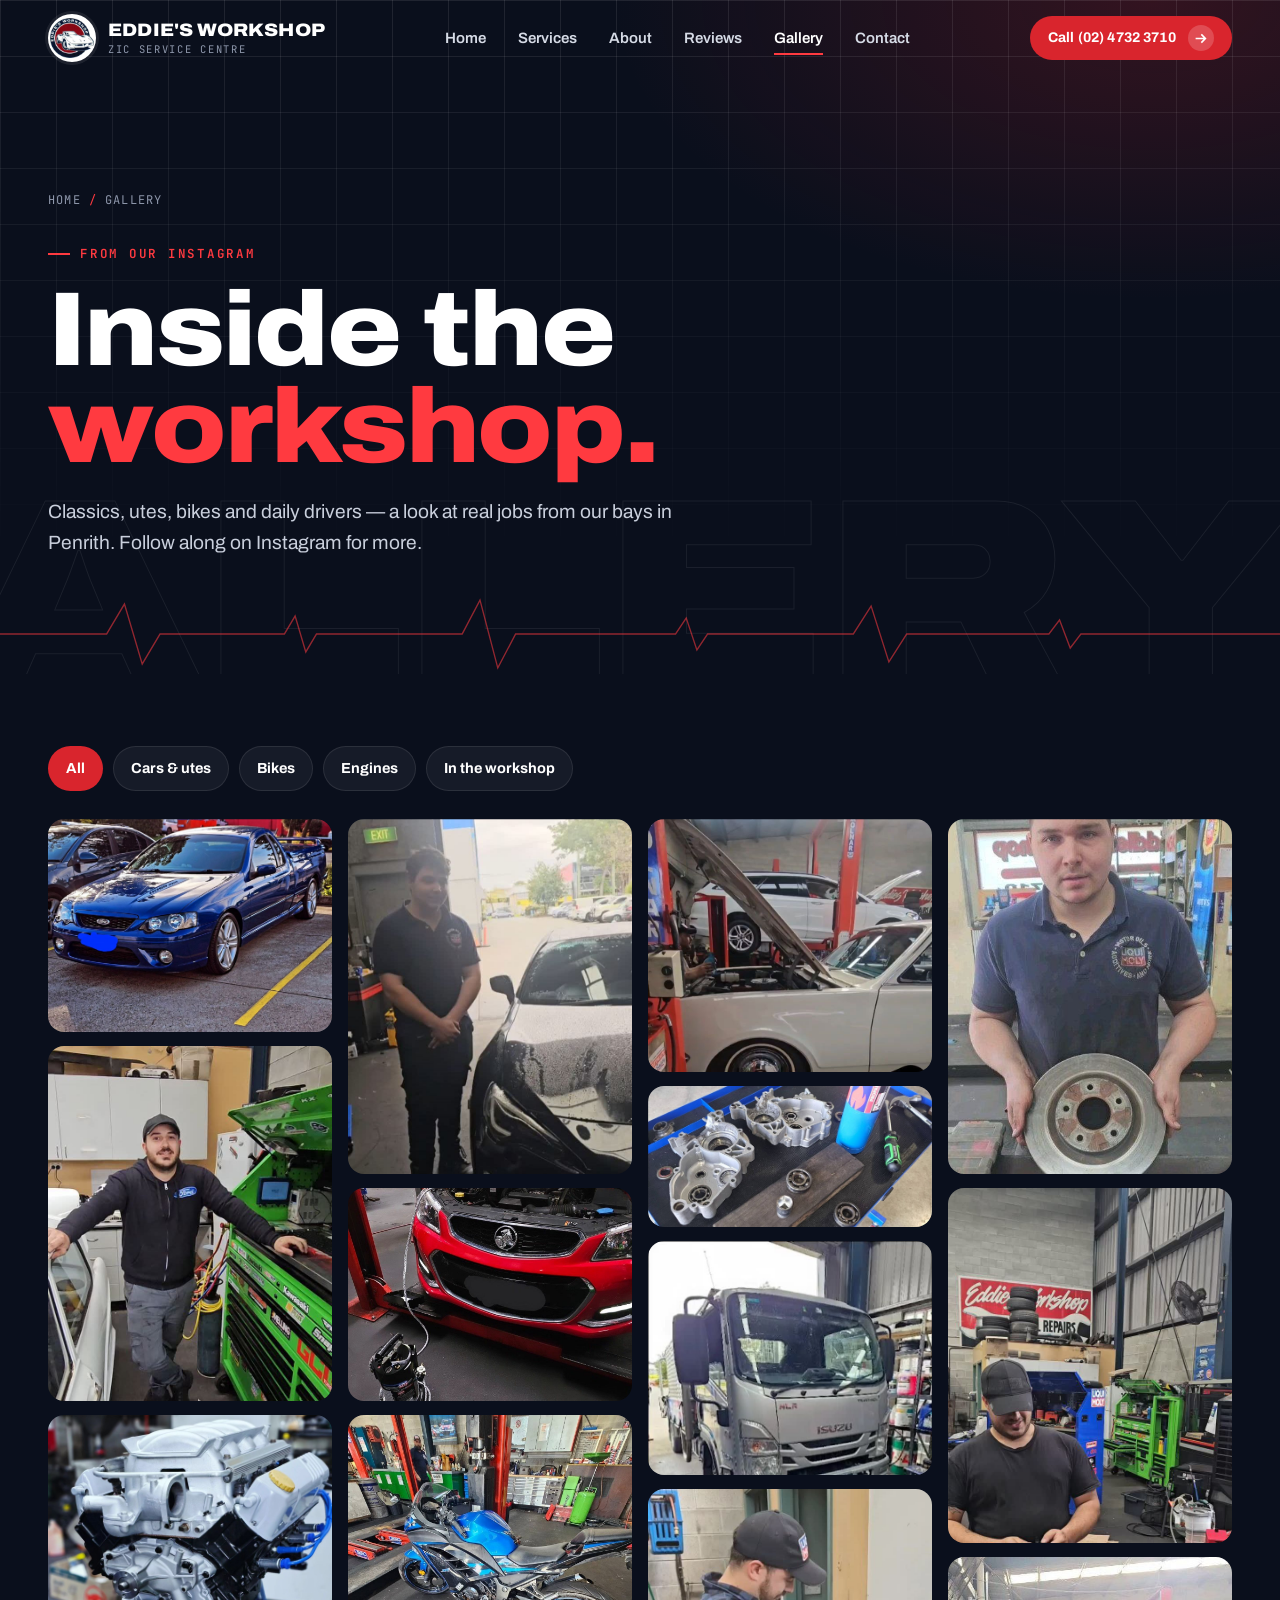
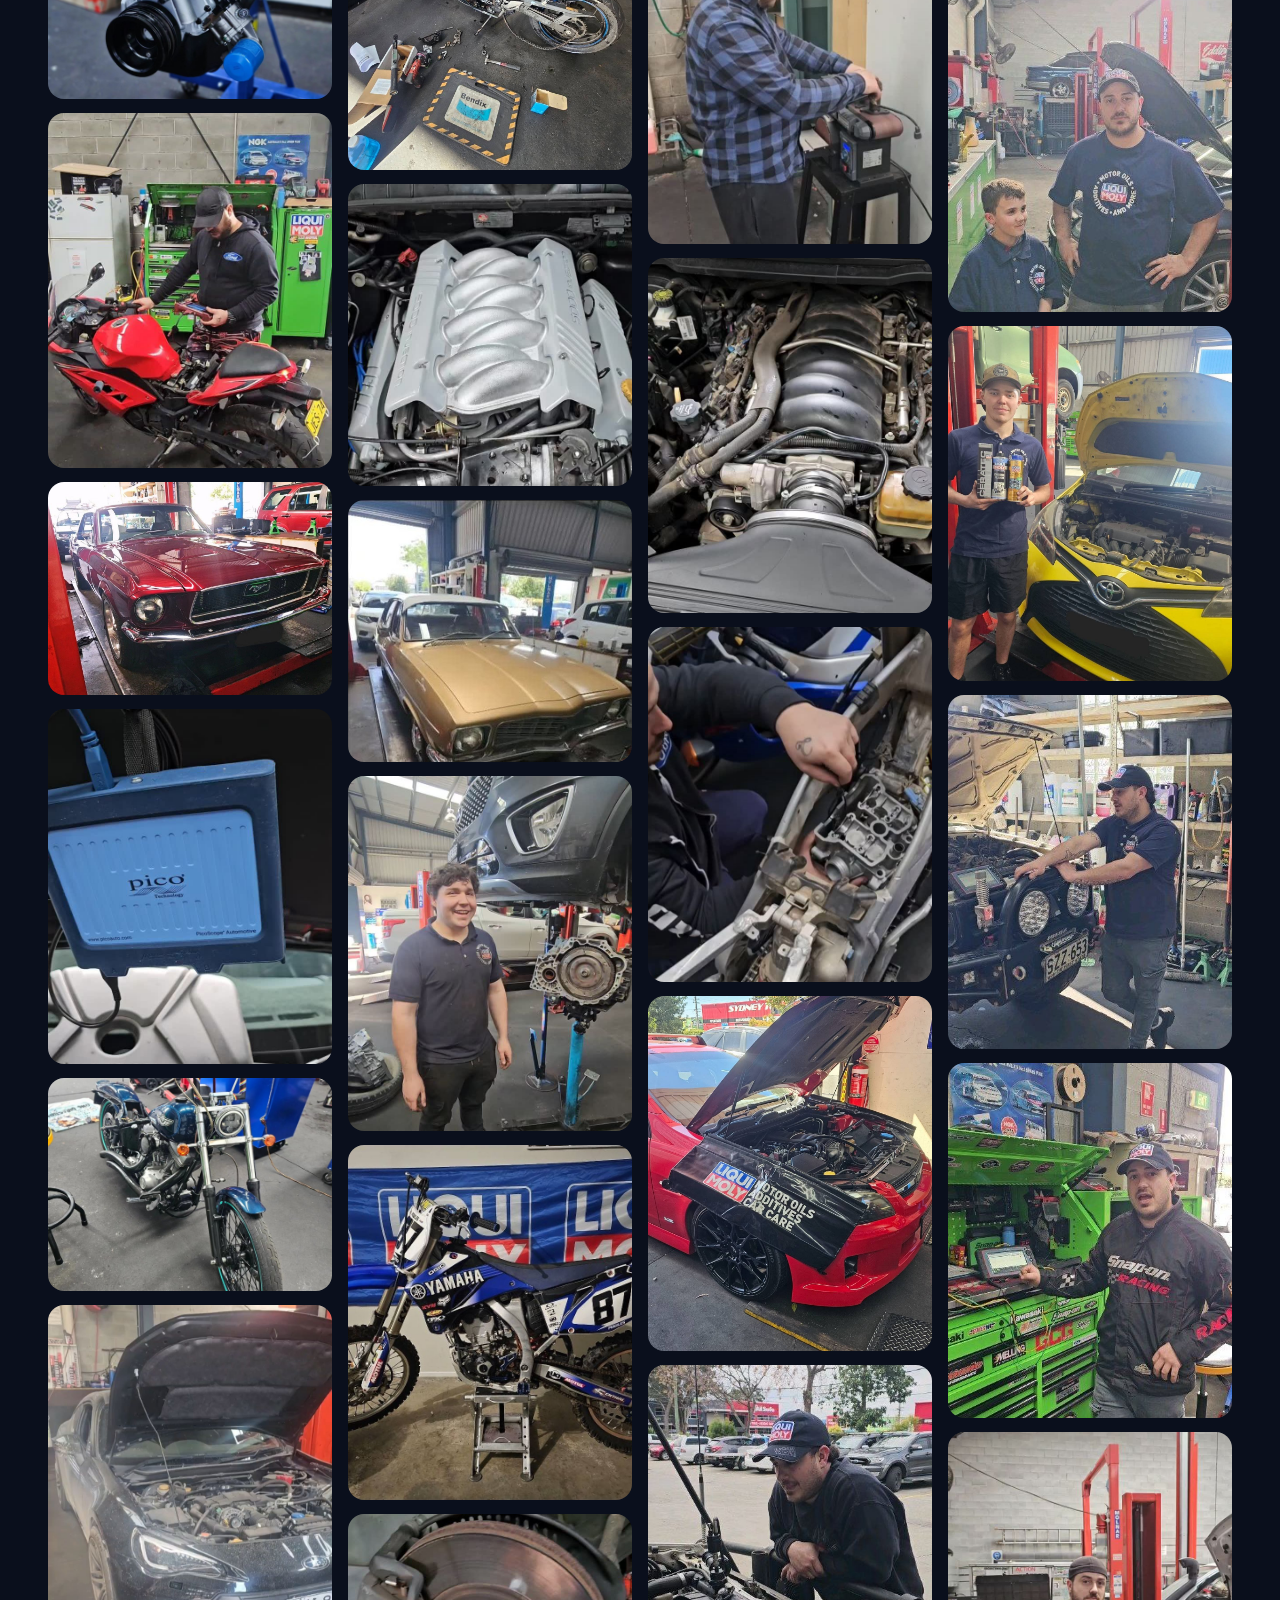
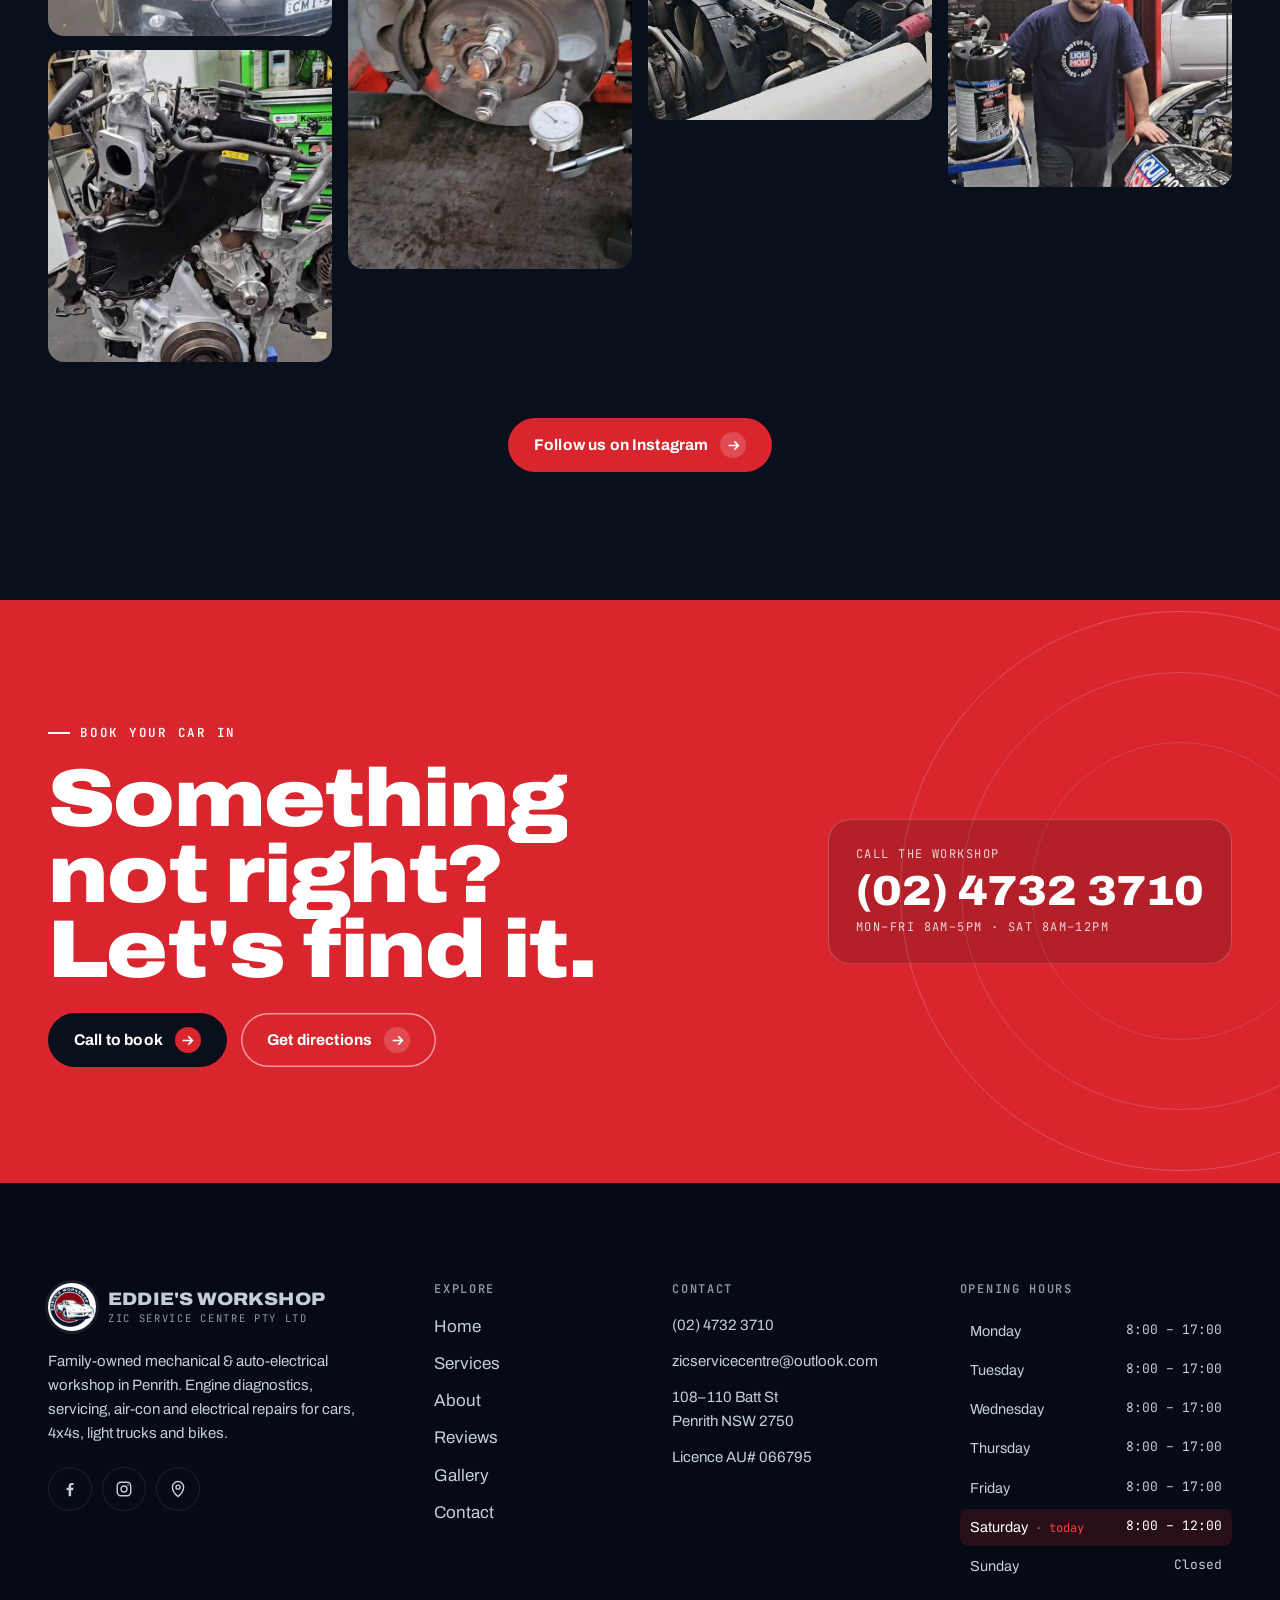
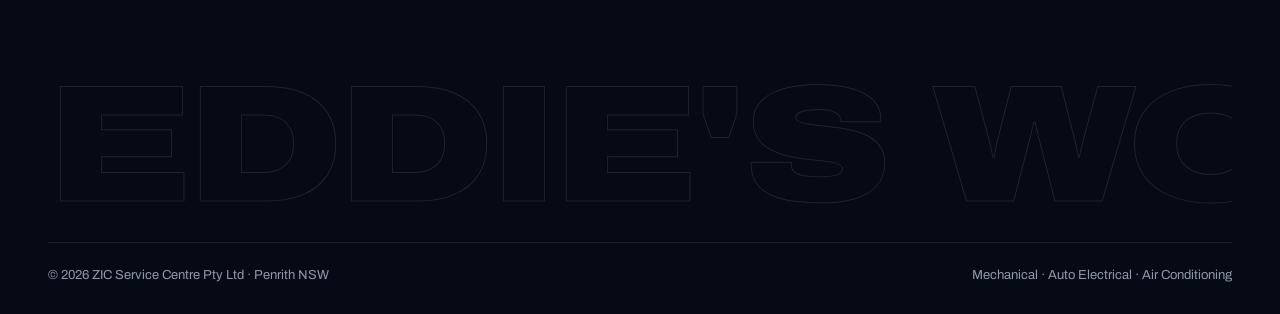
<file: gallery.html>
<!doctype html>
<html lang="en-AU" class="no-js">
<head>
<script src="site-safety.js"></script>
<meta charset="utf-8">
<meta name="viewport" content="width=device-width, initial-scale=1, viewport-fit=cover">
<title>Gallery | Eddie's Workshop — Real Jobs from Our Penrith Workshop</title>
<meta name="description" content="Photos from Eddie's Workshop in Penrith: engine rebuilds, auto electrical, classics, utes, motorcycles and ATVs.">
<meta name="robots" content="noindex, nofollow">
<meta name="theme-color" content="#0a0f1c">

<meta property="og:type" content="website">
<meta property="og:site_name" content="Eddie's Workshop — ZIC Service Centre">
<meta property="og:title" content="Gallery | Eddie's Workshop — Real Jobs from Our Penrith Workshop">
<meta property="og:description" content="Photos from Eddie's Workshop in Penrith: engine rebuilds, auto electrical, classics, utes, motorcycles and ATVs.">

<meta property="og:image" content="https://konkos-design.github.io/eddies-workshop/img/og-image.jpg">
<meta property="og:image:secure_url" content="https://konkos-design.github.io/eddies-workshop/img/og-image.jpg">
<meta property="og:image:type" content="image/jpeg">
<meta property="og:image:width" content="1200">
<meta property="og:image:height" content="630">
<meta property="og:image:alt" content="Eddie's Workshop — mechanical &amp; auto electrical repairs in Penrith NSW">
<meta property="og:locale" content="en_AU">
<meta name="twitter:card" content="summary_large_image">
<meta name="twitter:title" content="Gallery | Eddie's Workshop — Real Jobs from Our Penrith Workshop">
<meta name="twitter:description" content="Photos from Eddie's Workshop in Penrith: engine rebuilds, auto electrical, classics, utes, motorcycles and ATVs.">
<meta name="twitter:image" content="https://konkos-design.github.io/eddies-workshop/img/og-image.jpg">
<link rel="icon" type="image/png" href="img/favicon.png">
<link rel="apple-touch-icon" href="img/apple-touch-icon.png">
<link rel="preload" href="fonts/archivo.woff2" as="font" type="font/woff2" crossorigin>
<link rel="stylesheet" href="css/style.css">
<script type="application/ld+json">{"@context":"https://schema.org","@type":"AutoRepair","name":"Eddie's Workshop (ZIC Service Centre Pty Ltd)","image":"https://konkos-design.github.io/eddies-workshop/img/og-image.jpg","telephone":"+61 2 4732 3710","email":"zicservicecentre@outlook.com","address":{"@type":"PostalAddress","streetAddress":"108–110 Batt St","addressLocality":"Penrith","addressRegion":"NSW","postalCode":"2750","addressCountry":"AU"},"geo":{"@type":"GeoCoordinates","latitude":-33.7682693,"longitude":150.6824889},"openingHoursSpecification":[{"@type":"OpeningHoursSpecification","dayOfWeek":["Monday","Tuesday","Wednesday","Thursday","Friday"],"opens":"08:00","closes":"17:00"},{"@type":"OpeningHoursSpecification","dayOfWeek":"Saturday","opens":"08:00","closes":"12:00"}],"aggregateRating":{"@type":"AggregateRating","ratingValue":"4.9","reviewCount":"123"},"sameAs":["https://www.facebook.com/p/Eddies-Workshop-100057396071904/","https://www.instagram.com/zicservicecentre_penrith/"]}</script>
<link rel="canonical" href="https://konkos-design.github.io/eddies-workshop/gallery.html">
<meta property="og:url" content="https://konkos-design.github.io/eddies-workshop/gallery.html">
<link rel="stylesheet" href="site-safety.css">
</head>
<body>
<a class="skip" href="#main">Skip to content</a>
<div class="progress" aria-hidden="true"></div>
<header class="hdr">
  <div class="wrap hdr__in">
    <a class="brand" href="index.html" aria-label="Eddie's Workshop — home">
      <span class="brand__badge"><img src="img/logo-256.png" alt="" width="44" height="44"></span>
      <span class="brand__txt"><span class="brand__name">EDDIE'S WORKSHOP</span><span class="brand__sub">ZIC Service Centre</span></span>
    </a>
    <nav class="nav" aria-label="Main"><ul class="nav__list"><li><a class="nav__a" href="index.html">Home</a></li><li><a class="nav__a" href="services.html">Services</a></li><li><a class="nav__a" href="about.html">About</a></li><li><a class="nav__a" href="reviews.html">Reviews</a></li><li><a class="nav__a" href="gallery.html" aria-current="page">Gallery</a></li><li><a class="nav__a" href="contact.html">Contact</a></li></ul></nav>
    <div class="hdr__cta">
      <a class="btn btn--sm" href="tel:+61247323710">Call (02) 4732 3710<span class="arr"><svg viewBox="0 0 16 16" fill="none" stroke="currentColor" stroke-width="2"><path d="M2 8h12M9 3l5 5-5 5"/></svg><svg viewBox="0 0 16 16" fill="none" stroke="currentColor" stroke-width="2"><path d="M2 8h12M9 3l5 5-5 5"/></svg></span></a>
    </div>
    <button class="burger" type="button" aria-label="Open menu" aria-expanded="false" aria-controls="mnav"><i><span></span><span></span><span></span></i></button>
  </div>
</header>
<div class="mnav" id="mnav">
  <ul class="mnav__list"><li><a class="mnav__a" href="index.html"><small>01</small>Home</a></li><li><a class="mnav__a" href="services.html"><small>02</small>Services</a></li><li><a class="mnav__a" href="about.html"><small>03</small>About</a></li><li><a class="mnav__a" href="reviews.html"><small>04</small>Reviews</a></li><li><a class="mnav__a" href="gallery.html" aria-current="page"><small>05</small>Gallery</a></li><li><a class="mnav__a" href="contact.html"><small>06</small>Contact</a></li></ul>
  <div class="mnav__foot">
    <span class="status"><span class="status__dot"></span><span class="status__txt">Mon–Fri 8–5 · Sat 8–12</span></span>
    <a class="btn " href="tel:+61247323710">Call (02) 4732 3710<span class="arr"><svg viewBox="0 0 16 16" fill="none" stroke="currentColor" stroke-width="2"><path d="M2 8h12M9 3l5 5-5 5"/></svg><svg viewBox="0 0 16 16" fill="none" stroke="currentColor" stroke-width="2"><path d="M2 8h12M9 3l5 5-5 5"/></svg></span></a>
    <div class="mnav__meta">108–110 Batt St, Penrith NSW 2750<br>zicservicecentre<wbr>@outlook.com</div>
  </div>
</div>
<main id="main">
<section class="phero">
  <div class="grid-bg" aria-hidden="true"></div>
  <div class="phero__big" aria-hidden="true">GALLERY</div>
  <div class="wrap" style="position:relative">
    <nav class="crumbs" aria-label="Breadcrumb" data-reveal="up"><a href="index.html">Home</a><span>/</span>Gallery</nav>
    <span class="kicker" data-reveal="up" data-delay=".05">From our Instagram</span>
    <h1 class="h-xl phero__title" data-split style="margin-top:18px">Inside the <span class="accent">workshop.</span></h1>
    <p class="lead" data-reveal="up" data-delay=".25">Classics, utes, bikes and daily drivers — a look at real jobs from our bays in Penrith. Follow along on Instagram for more.</p>
  </div>
  <svg class="phero__wave" viewBox="0 0 1440 80" preserveAspectRatio="none" aria-hidden="true"><path d="M0 40 L120 40 L140 10 L160 70 L180 40 L320 40 L332 22 L344 58 L356 40 L520 40 L540 6 L560 74 L580 40 L760 40 L772 24 L784 56 L796 40 L960 40 L980 12 L1000 68 L1020 40 L1180 40 L1192 26 L1204 54 L1216 40 L1440 40"/></svg>
</section>

<section class="section" style="padding-top:clamp(40px,6vw,72px)">
  <div class="wrap">
    <div class="filters" role="group" aria-label="Filter photos" style="margin-top:0" data-reveal="up"><button class="fbtn" type="button" data-gf="all" aria-pressed="true">All</button><button class="fbtn" type="button" data-gf="cars" aria-pressed="false">Cars &amp; utes</button><button class="fbtn" type="button" data-gf="bikes" aria-pressed="false">Bikes</button><button class="fbtn" type="button" data-gf="engines" aria-pressed="false">Engines</button><button class="fbtn" type="button" data-gf="shop" aria-pressed="false">In the workshop</button></div>
    <div class="gal" data-reveal="up"><button class="gal__item" type="button" data-cat="cars" data-caption="Ford BF Falcon XR8 — new head unit, reverse camera & gauges" aria-label="Open photo: Ford BF Falcon XR8 — new head unit, reverse camera & gauges"><img src="img/falcon-xr8.jpg" alt="Ford BF Falcon XR8 — new head unit, reverse camera & gauges" loading="lazy"><span class="gal__cap">Ford BF Falcon XR8 — new head unit, reverse camera & gauges</span><span class="gal__zoom" aria-hidden="true"><svg viewBox="0 0 24 24" fill="none" stroke="currentColor" stroke-width="2.2" stroke-linecap="round"><circle cx="10.5" cy="10.5" r="6.5"/><path d="m20 20-4.5-4.5M10.5 8v5M8 10.5h5"/></svg></span></button><button class="gal__item" type="button" data-cat="shop" data-caption="Matt and the toolboxes" aria-label="Open photo: Matt and the toolboxes"><img src="img/hero-matt.jpg" alt="Matt and the toolboxes" loading="lazy"><span class="gal__cap">Matt and the toolboxes</span><span class="gal__zoom" aria-hidden="true"><svg viewBox="0 0 24 24" fill="none" stroke="currentColor" stroke-width="2.2" stroke-linecap="round"><circle cx="10.5" cy="10.5" r="6.5"/><path d="m20 20-4.5-4.5M10.5 8v5M8 10.5h5"/></svg></span></button><button class="gal__item" type="button" data-cat="engines" data-caption="Holden 5L — built to spec" aria-label="Open photo: Holden 5L — built to spec"><img src="img/holden-5l.jpg" alt="Holden 5L — built to spec" loading="lazy"><span class="gal__cap">Holden 5L — built to spec</span><span class="gal__zoom" aria-hidden="true"><svg viewBox="0 0 24 24" fill="none" stroke="currentColor" stroke-width="2.2" stroke-linecap="round"><circle cx="10.5" cy="10.5" r="6.5"/><path d="m20 20-4.5-4.5M10.5 8v5M8 10.5h5"/></svg></span></button><button class="gal__item" type="button" data-cat="bikes" data-caption="Kawasaki in for diagnostics" aria-label="Open photo: Kawasaki in for diagnostics"><img src="img/kawasaki.jpg" alt="Kawasaki in for diagnostics" loading="lazy"><span class="gal__cap">Kawasaki in for diagnostics</span><span class="gal__zoom" aria-hidden="true"><svg viewBox="0 0 24 24" fill="none" stroke="currentColor" stroke-width="2.2" stroke-linecap="round"><circle cx="10.5" cy="10.5" r="6.5"/><path d="m20 20-4.5-4.5M10.5 8v5M8 10.5h5"/></svg></span></button><button class="gal__item" type="button" data-cat="cars" data-caption="Classic Mustang in for service and some TLC" aria-label="Open photo: Classic Mustang in for service and some TLC"><img src="img/mustang.jpg" alt="Classic Mustang in for service and some TLC" loading="lazy"><span class="gal__cap">Classic Mustang in for service and some TLC</span><span class="gal__zoom" aria-hidden="true"><svg viewBox="0 0 24 24" fill="none" stroke="currentColor" stroke-width="2.2" stroke-linecap="round"><circle cx="10.5" cy="10.5" r="6.5"/><path d="m20 20-4.5-4.5M10.5 8v5M8 10.5h5"/></svg></span></button><button class="gal__item" type="button" data-cat="engines shop" data-caption="In-cylinder pressure testing with a PicoScope" aria-label="Open photo: In-cylinder pressure testing with a PicoScope"><img src="img/pico-scope.jpg" alt="In-cylinder pressure testing with a PicoScope" loading="lazy"><span class="gal__cap">In-cylinder pressure testing with a PicoScope</span><span class="gal__zoom" aria-hidden="true"><svg viewBox="0 0 24 24" fill="none" stroke="currentColor" stroke-width="2.2" stroke-linecap="round"><circle cx="10.5" cy="10.5" r="6.5"/><path d="m20 20-4.5-4.5M10.5 8v5M8 10.5h5"/></svg></span></button><button class="gal__item" type="button" data-cat="bikes" data-caption="2002 Harley-Davidson Softail — speedo fault" aria-label="Open photo: 2002 Harley-Davidson Softail — speedo fault"><img src="img/harley.jpg" alt="2002 Harley-Davidson Softail — speedo fault" loading="lazy"><span class="gal__cap">2002 Harley-Davidson Softail — speedo fault</span><span class="gal__zoom" aria-hidden="true"><svg viewBox="0 0 24 24" fill="none" stroke="currentColor" stroke-width="2.2" stroke-linecap="round"><circle cx="10.5" cy="10.5" r="6.5"/><path d="m20 20-4.5-4.5M10.5 8v5M8 10.5h5"/></svg></span></button><button class="gal__item" type="button" data-cat="cars" data-caption="Subaru BRZ — clutch replacement" aria-label="Open photo: Subaru BRZ — clutch replacement"><img src="img/brz.jpg" alt="Subaru BRZ — clutch replacement" loading="lazy"><span class="gal__cap">Subaru BRZ — clutch replacement</span><span class="gal__zoom" aria-hidden="true"><svg viewBox="0 0 24 24" fill="none" stroke="currentColor" stroke-width="2.2" stroke-linecap="round"><circle cx="10.5" cy="10.5" r="6.5"/><path d="m20 20-4.5-4.5M10.5 8v5M8 10.5h5"/></svg></span></button><button class="gal__item" type="button" data-cat="engines" data-caption="Nissan YD25 — top-end overhaul & timing chains" aria-label="Open photo: Nissan YD25 — top-end overhaul & timing chains"><img src="img/yd25-engine.jpg" alt="Nissan YD25 — top-end overhaul & timing chains" loading="lazy"><span class="gal__cap">Nissan YD25 — top-end overhaul & timing chains</span><span class="gal__zoom" aria-hidden="true"><svg viewBox="0 0 24 24" fill="none" stroke="currentColor" stroke-width="2.2" stroke-linecap="round"><circle cx="10.5" cy="10.5" r="6.5"/><path d="m20 20-4.5-4.5M10.5 8v5M8 10.5h5"/></svg></span></button><button class="gal__item" type="button" data-cat="shop" data-caption="Diagnosing a customer's car" aria-label="Open photo: Diagnosing a customer's car"><img src="img/team-car.jpg" alt="Diagnosing a customer's car" loading="lazy"><span class="gal__cap">Diagnosing a customer's car</span><span class="gal__zoom" aria-hidden="true"><svg viewBox="0 0 24 24" fill="none" stroke="currentColor" stroke-width="2.2" stroke-linecap="round"><circle cx="10.5" cy="10.5" r="6.5"/><path d="m20 20-4.5-4.5M10.5 8v5M8 10.5h5"/></svg></span></button><button class="gal__item" type="button" data-cat="cars" data-caption="Holden Commodore getting the Liqui Moly treatment" aria-label="Open photo: Holden Commodore getting the Liqui Moly treatment"><img src="img/commodore.jpg" alt="Holden Commodore getting the Liqui Moly treatment" loading="lazy"><span class="gal__cap">Holden Commodore getting the Liqui Moly treatment</span><span class="gal__zoom" aria-hidden="true"><svg viewBox="0 0 24 24" fill="none" stroke="currentColor" stroke-width="2.2" stroke-linecap="round"><circle cx="10.5" cy="10.5" r="6.5"/><path d="m20 20-4.5-4.5M10.5 8v5M8 10.5h5"/></svg></span></button><button class="gal__item" type="button" data-cat="bikes" data-caption="Sports bike on the workshop floor" aria-label="Open photo: Sports bike on the workshop floor"><img src="img/blue-bike.jpg" alt="Sports bike on the workshop floor" loading="lazy"><span class="gal__cap">Sports bike on the workshop floor</span><span class="gal__zoom" aria-hidden="true"><svg viewBox="0 0 24 24" fill="none" stroke="currentColor" stroke-width="2.2" stroke-linecap="round"><circle cx="10.5" cy="10.5" r="6.5"/><path d="m20 20-4.5-4.5M10.5 8v5M8 10.5h5"/></svg></span></button><button class="gal__item" type="button" data-cat="engines" data-caption="V8 rebuild — she's alive" aria-label="Open photo: V8 rebuild — she's alive"><img src="img/v8-alive.jpg" alt="V8 rebuild — she's alive" loading="lazy"><span class="gal__cap">V8 rebuild — she's alive</span><span class="gal__zoom" aria-hidden="true"><svg viewBox="0 0 24 24" fill="none" stroke="currentColor" stroke-width="2.2" stroke-linecap="round"><circle cx="10.5" cy="10.5" r="6.5"/><path d="m20 20-4.5-4.5M10.5 8v5M8 10.5h5"/></svg></span></button><button class="gal__item" type="button" data-cat="cars" data-caption="Aussie classic in the bay" aria-label="Open photo: Aussie classic in the bay"><img src="img/kingswood-gold.jpg" alt="Aussie classic in the bay" loading="lazy"><span class="gal__cap">Aussie classic in the bay</span><span class="gal__zoom" aria-hidden="true"><svg viewBox="0 0 24 24" fill="none" stroke="currentColor" stroke-width="2.2" stroke-linecap="round"><circle cx="10.5" cy="10.5" r="6.5"/><path d="m20 20-4.5-4.5M10.5 8v5M8 10.5h5"/></svg></span></button><button class="gal__item" type="button" data-cat="engines shop" data-caption="Gearbox out — tracking down a loss of drive" aria-label="Open photo: Gearbox out — tracking down a loss of drive"><img src="img/locky-engine.jpg" alt="Gearbox out — tracking down a loss of drive" loading="lazy"><span class="gal__cap">Gearbox out — tracking down a loss of drive</span><span class="gal__zoom" aria-hidden="true"><svg viewBox="0 0 24 24" fill="none" stroke="currentColor" stroke-width="2.2" stroke-linecap="round"><circle cx="10.5" cy="10.5" r="6.5"/><path d="m20 20-4.5-4.5M10.5 8v5M8 10.5h5"/></svg></span></button><button class="gal__item" type="button" data-cat="bikes" data-caption="Yamaha MX bike — dirt specialists" aria-label="Open photo: Yamaha MX bike — dirt specialists"><img src="img/dirtbike.jpg" alt="Yamaha MX bike — dirt specialists" loading="lazy"><span class="gal__cap">Yamaha MX bike — dirt specialists</span><span class="gal__zoom" aria-hidden="true"><svg viewBox="0 0 24 24" fill="none" stroke="currentColor" stroke-width="2.2" stroke-linecap="round"><circle cx="10.5" cy="10.5" r="6.5"/><path d="m20 20-4.5-4.5M10.5 8v5M8 10.5h5"/></svg></span></button><button class="gal__item" type="button" data-cat="shop" data-caption="Checking rotor run-out with a dial gauge" aria-label="Open photo: Checking rotor run-out with a dial gauge"><img src="img/brake-dial.jpg" alt="Checking rotor run-out with a dial gauge" loading="lazy"><span class="gal__cap">Checking rotor run-out with a dial gauge</span><span class="gal__zoom" aria-hidden="true"><svg viewBox="0 0 24 24" fill="none" stroke="currentColor" stroke-width="2.2" stroke-linecap="round"><circle cx="10.5" cy="10.5" r="6.5"/><path d="m20 20-4.5-4.5M10.5 8v5M8 10.5h5"/></svg></span></button><button class="gal__item" type="button" data-cat="cars" data-caption="Some work on an Aussie classic" aria-label="Open photo: Some work on an Aussie classic"><img src="img/kingswood-white.jpg" alt="Some work on an Aussie classic" loading="lazy"><span class="gal__cap">Some work on an Aussie classic</span><span class="gal__zoom" aria-hidden="true"><svg viewBox="0 0 24 24" fill="none" stroke="currentColor" stroke-width="2.2" stroke-linecap="round"><circle cx="10.5" cy="10.5" r="6.5"/><path d="m20 20-4.5-4.5M10.5 8v5M8 10.5h5"/></svg></span></button><button class="gal__item" type="button" data-cat="bikes engines" data-caption="Motorcycle engine rebuild" aria-label="Open photo: Motorcycle engine rebuild"><img src="img/bike-engine.jpg" alt="Motorcycle engine rebuild" loading="lazy"><span class="gal__cap">Motorcycle engine rebuild</span><span class="gal__zoom" aria-hidden="true"><svg viewBox="0 0 24 24" fill="none" stroke="currentColor" stroke-width="2.2" stroke-linecap="round"><circle cx="10.5" cy="10.5" r="6.5"/><path d="m20 20-4.5-4.5M10.5 8v5M8 10.5h5"/></svg></span></button><button class="gal__item" type="button" data-cat="cars" data-caption="Isuzu light truck" aria-label="Open photo: Isuzu light truck"><img src="img/isuzu-truck.jpg" alt="Isuzu light truck" loading="lazy"><span class="gal__cap">Isuzu light truck</span><span class="gal__zoom" aria-hidden="true"><svg viewBox="0 0 24 24" fill="none" stroke="currentColor" stroke-width="2.2" stroke-linecap="round"><circle cx="10.5" cy="10.5" r="6.5"/><path d="m20 20-4.5-4.5M10.5 8v5M8 10.5h5"/></svg></span></button><button class="gal__item" type="button" data-cat="shop" data-caption="Battery load testing" aria-label="Open photo: Battery load testing"><img src="img/battery-test.jpg" alt="Battery load testing" loading="lazy"><span class="gal__cap">Battery load testing</span><span class="gal__zoom" aria-hidden="true"><svg viewBox="0 0 24 24" fill="none" stroke="currentColor" stroke-width="2.2" stroke-linecap="round"><circle cx="10.5" cy="10.5" r="6.5"/><path d="m20 20-4.5-4.5M10.5 8v5M8 10.5h5"/></svg></span></button><button class="gal__item" type="button" data-cat="engines" data-caption="New alternator for a VE SS" aria-label="Open photo: New alternator for a VE SS"><img src="img/ss-alternator.jpg" alt="New alternator for a VE SS" loading="lazy"><span class="gal__cap">New alternator for a VE SS</span><span class="gal__zoom" aria-hidden="true"><svg viewBox="0 0 24 24" fill="none" stroke="currentColor" stroke-width="2.2" stroke-linecap="round"><circle cx="10.5" cy="10.5" r="6.5"/><path d="m20 20-4.5-4.5M10.5 8v5M8 10.5h5"/></svg></span></button><button class="gal__item" type="button" data-cat="bikes" data-caption="Valve adjustment on an RMZ450" aria-label="Open photo: Valve adjustment on an RMZ450"><img src="img/bike-carb.jpg" alt="Valve adjustment on an RMZ450" loading="lazy"><span class="gal__cap">Valve adjustment on an RMZ450</span><span class="gal__zoom" aria-hidden="true"><svg viewBox="0 0 24 24" fill="none" stroke="currentColor" stroke-width="2.2" stroke-linecap="round"><circle cx="10.5" cy="10.5" r="6.5"/><path d="m20 20-4.5-4.5M10.5 8v5M8 10.5h5"/></svg></span></button><button class="gal__item" type="button" data-cat="cars" data-caption="Liqui Moly engine care" aria-label="Open photo: Liqui Moly engine care"><img src="img/red-car.jpg" alt="Liqui Moly engine care" loading="lazy"><span class="gal__cap">Liqui Moly engine care</span><span class="gal__zoom" aria-hidden="true"><svg viewBox="0 0 24 24" fill="none" stroke="currentColor" stroke-width="2.2" stroke-linecap="round"><circle cx="10.5" cy="10.5" r="6.5"/><path d="m20 20-4.5-4.5M10.5 8v5M8 10.5h5"/></svg></span></button><button class="gal__item" type="button" data-cat="shop engines" data-caption="Under the bonnet" aria-label="Open photo: Under the bonnet"><img src="img/ute-engine.jpg" alt="Under the bonnet" loading="lazy"><span class="gal__cap">Under the bonnet</span><span class="gal__zoom" aria-hidden="true"><svg viewBox="0 0 24 24" fill="none" stroke="currentColor" stroke-width="2.2" stroke-linecap="round"><circle cx="10.5" cy="10.5" r="6.5"/><path d="m20 20-4.5-4.5M10.5 8v5M8 10.5h5"/></svg></span></button><button class="gal__item" type="button" data-cat="shop" data-caption="New brake rotor ready to fit" aria-label="Open photo: New brake rotor ready to fit"><img src="img/rotor.jpg" alt="New brake rotor ready to fit" loading="lazy"><span class="gal__cap">New brake rotor ready to fit</span><span class="gal__zoom" aria-hidden="true"><svg viewBox="0 0 24 24" fill="none" stroke="currentColor" stroke-width="2.2" stroke-linecap="round"><circle cx="10.5" cy="10.5" r="6.5"/><path d="m20 20-4.5-4.5M10.5 8v5M8 10.5h5"/></svg></span></button><button class="gal__item" type="button" data-cat="shop" data-caption="Inside Eddie's Workshop" aria-label="Open photo: Inside Eddie's Workshop"><img src="img/workshop-sign.jpg" alt="Inside Eddie's Workshop" loading="lazy"><span class="gal__cap">Inside Eddie's Workshop</span><span class="gal__zoom" aria-hidden="true"><svg viewBox="0 0 24 24" fill="none" stroke="currentColor" stroke-width="2.2" stroke-linecap="round"><circle cx="10.5" cy="10.5" r="6.5"/><path d="m20 20-4.5-4.5M10.5 8v5M8 10.5h5"/></svg></span></button><button class="gal__item" type="button" data-cat="shop" data-caption="Family workshop — the next generation" aria-label="Open photo: Family workshop — the next generation"><img src="img/team-apprentice.jpg" alt="Family workshop — the next generation" loading="lazy"><span class="gal__cap">Family workshop — the next generation</span><span class="gal__zoom" aria-hidden="true"><svg viewBox="0 0 24 24" fill="none" stroke="currentColor" stroke-width="2.2" stroke-linecap="round"><circle cx="10.5" cy="10.5" r="6.5"/><path d="m20 20-4.5-4.5M10.5 8v5M8 10.5h5"/></svg></span></button><button class="gal__item" type="button" data-cat="cars" data-caption="Toyota Yaris getting some TLC" aria-label="Open photo: Toyota Yaris getting some TLC"><img src="img/yaris.jpg" alt="Toyota Yaris getting some TLC" loading="lazy"><span class="gal__cap">Toyota Yaris getting some TLC</span><span class="gal__zoom" aria-hidden="true"><svg viewBox="0 0 24 24" fill="none" stroke="currentColor" stroke-width="2.2" stroke-linecap="round"><circle cx="10.5" cy="10.5" r="6.5"/><path d="m20 20-4.5-4.5M10.5 8v5M8 10.5h5"/></svg></span></button><button class="gal__item" type="button" data-cat="engines shop" data-caption="Engine work in progress" aria-label="Open photo: Engine work in progress"><img src="img/engine-stand.jpg" alt="Engine work in progress" loading="lazy"><span class="gal__cap">Engine work in progress</span><span class="gal__zoom" aria-hidden="true"><svg viewBox="0 0 24 24" fill="none" stroke="currentColor" stroke-width="2.2" stroke-linecap="round"><circle cx="10.5" cy="10.5" r="6.5"/><path d="m20 20-4.5-4.5M10.5 8v5M8 10.5h5"/></svg></span></button><button class="gal__item" type="button" data-cat="shop" data-caption="The diagnostic station" aria-label="Open photo: The diagnostic station"><img src="img/matt-toolbox.jpg" alt="The diagnostic station" loading="lazy"><span class="gal__cap">The diagnostic station</span><span class="gal__zoom" aria-hidden="true"><svg viewBox="0 0 24 24" fill="none" stroke="currentColor" stroke-width="2.2" stroke-linecap="round"><circle cx="10.5" cy="10.5" r="6.5"/><path d="m20 20-4.5-4.5M10.5 8v5M8 10.5h5"/></svg></span></button><button class="gal__item" type="button" data-cat="shop" data-caption="Decarbonising service in progress" aria-label="Open photo: Decarbonising service in progress"><img src="img/decarb.jpg" alt="Decarbonising service in progress" loading="lazy"><span class="gal__cap">Decarbonising service in progress</span><span class="gal__zoom" aria-hidden="true"><svg viewBox="0 0 24 24" fill="none" stroke="currentColor" stroke-width="2.2" stroke-linecap="round"><circle cx="10.5" cy="10.5" r="6.5"/><path d="m20 20-4.5-4.5M10.5 8v5M8 10.5h5"/></svg></span></button></div>
    <div class="center mt-l" data-reveal="up"><a class="btn" href="https://www.instagram.com/zicservicecentre_penrith/" target="_blank" rel="noopener">Follow us on Instagram<span class="arr"><svg viewBox="0 0 16 16" fill="none" stroke="currentColor" stroke-width="2"><path d="M2 8h12M9 3l5 5-5 5"/></svg><svg viewBox="0 0 16 16" fill="none" stroke="currentColor" stroke-width="2"><path d="M2 8h12M9 3l5 5-5 5"/></svg></span></a></div>
  </div>
</section>
<div class="lb" role="dialog" aria-modal="true" aria-label="Photo viewer">
  <div class="lb__top"><span class="lb__count">01 / 01</span><button class="circ lb__close" type="button" aria-label="Close"><svg viewBox="0 0 24 24" fill="none" stroke="currentColor" stroke-width="2.2" stroke-linecap="round"><path d="M6 6l12 12M18 6 6 18"/></svg></button></div>
  <div class="lb__stage"><img alt=""><button class="circ lb__nav lb__nav--p" type="button" aria-label="Previous photo"><svg viewBox="0 0 24 24" fill="none" stroke="currentColor" stroke-width="2.2" stroke-linecap="round" stroke-linejoin="round"><path d="M19 12H5M11 5l-7 7 7 7"/></svg></button><button class="circ lb__nav lb__nav--n" type="button" aria-label="Next photo"><svg viewBox="0 0 24 24" fill="none" stroke="currentColor" stroke-width="2.2" stroke-linecap="round" stroke-linejoin="round"><path d="M5 12h14M13 5l7 7-7 7"/></svg></button></div>
  <div class="lb__bot"><p class="lb__cap"></p></div>
</div>
<section class="cta" aria-labelledby="cta-t">
  <div class="cta__ring" aria-hidden="true"></div>
  <div class="wrap cta__in">
    <div>
      <span class="kicker" style="color:#fff" data-reveal="up">Book your car in</span>
      <h2 class="cta__title" id="cta-t" data-split style="margin:18px 0 26px">Something not right? Let's find it.</h2>
      <div class="btn-row" data-reveal="up" data-delay=".2"><a class="btn " href="tel:+61247323710">Call to book<span class="arr"><svg viewBox="0 0 16 16" fill="none" stroke="currentColor" stroke-width="2"><path d="M2 8h12M9 3l5 5-5 5"/></svg><svg viewBox="0 0 16 16" fill="none" stroke="currentColor" stroke-width="2"><path d="M2 8h12M9 3l5 5-5 5"/></svg></span></a><a class="btn btn--ghost" href="https://maps.app.goo.gl/GKzrtAZzhgRTsoiu7" target="_blank" rel="noopener">Get directions<span class="arr"><svg viewBox="0 0 16 16" fill="none" stroke="currentColor" stroke-width="2"><path d="M2 8h12M9 3l5 5-5 5"/></svg><svg viewBox="0 0 16 16" fill="none" stroke="currentColor" stroke-width="2"><path d="M2 8h12M9 3l5 5-5 5"/></svg></span></a></div>
    </div>
    <a class="cta__phone" href="tel:+61247323710" data-reveal="scale" data-delay=".15"><small>Call the workshop</small><b>(02) 4732 3710</b><small>Mon–Fri 8am–5pm · Sat 8am–12pm</small></a>
  </div>
</section>


</main>
<footer class="ftr">
  <div class="wrap">
    <div class="ftr__grid">
      <div class="ftr__about">
        <a class="brand" href="index.html"><span class="brand__badge"><img src="img/logo-256.png" alt="" width="44" height="44"></span><span class="brand__txt"><span class="brand__name">EDDIE'S WORKSHOP</span><span class="brand__sub">ZIC Service Centre Pty Ltd</span></span></a>
        <p>Family-owned mechanical &amp; auto-electrical workshop in Penrith. Engine diagnostics, servicing, air-con and electrical repairs for cars, 4x4s, light trucks and bikes.</p>
        <div class="socials"><a href="https://www.facebook.com/p/Eddies-Workshop-100057396071904/" target="_blank" rel="noopener" aria-label="Facebook"><svg viewBox="0 0 24 24" fill="currentColor"><path d="M13.5 21.5v-8h2.7l.4-3.2h-3.1V8.3c0-.9.3-1.5 1.6-1.5h1.7V4a22 22 0 0 0-2.5-.1c-2.4 0-4.1 1.5-4.1 4.2v2.3H7.5v3.2h2.7v8z"/></svg></a><a href="https://www.instagram.com/zicservicecentre_penrith/" target="_blank" rel="noopener" aria-label="Instagram"><svg viewBox="0 0 24 24" fill="none" stroke="currentColor" stroke-width="1.9"><rect x="3" y="3" width="18" height="18" rx="5"/><circle cx="12" cy="12" r="4"/><circle cx="17.3" cy="6.7" r="1" fill="currentColor" stroke="none"/></svg></a><a href="https://maps.app.goo.gl/GKzrtAZzhgRTsoiu7" target="_blank" rel="noopener" aria-label="Google Maps"><svg viewBox="0 0 24 24" fill="none" stroke="currentColor" stroke-width="1.9" stroke-linecap="round" stroke-linejoin="round"><path d="M12 22s7.5-6.4 7.5-12.5a7.5 7.5 0 0 0-15 0C4.5 15.6 12 22 12 22z"/><circle cx="12" cy="9.5" r="2.7"/></svg></a></div>
      </div>
      <div><h4>Explore</h4><ul class="ftr__links"><li><a href="index.html">Home</a></li><li><a href="services.html">Services</a></li><li><a href="about.html">About</a></li><li><a href="reviews.html">Reviews</a></li><li><a href="gallery.html">Gallery</a></li><li><a href="contact.html">Contact</a></li></ul></div>
      <div><h4>Contact</h4><div class="ftr__contact">
        <a href="tel:+61247323710">(02) 4732 3710</a>
        <a href="mailto:zicservicecentre@outlook.com">zicservicecentre<wbr>@outlook.com</a>
        <a href="https://maps.app.goo.gl/GKzrtAZzhgRTsoiu7" target="_blank" rel="noopener">108–110 Batt St<br>Penrith NSW 2750</a>
        <span>Licence AU# 066795</span>
      </div></div>
      <div><h4>Opening hours</h4><div class="hours"><div class="hours__row" data-day="1"><span>Monday</span><span>8:00 – 17:00</span></div><div class="hours__row" data-day="2"><span>Tuesday</span><span>8:00 – 17:00</span></div><div class="hours__row" data-day="3"><span>Wednesday</span><span>8:00 – 17:00</span></div><div class="hours__row" data-day="4"><span>Thursday</span><span>8:00 – 17:00</span></div><div class="hours__row" data-day="5"><span>Friday</span><span>8:00 – 17:00</span></div><div class="hours__row" data-day="6"><span>Saturday</span><span>8:00 – 12:00</span></div><div class="hours__row" data-day="0"><span>Sunday</span><span>Closed</span></div></div></div>
    </div>
    <div class="ftr__word" aria-hidden="true">EDDIE'S WORKSHOP</div>
    <div class="ftr__bottom"><span>© <span data-year>2026</span> ZIC Service Centre Pty Ltd · Penrith NSW</span><span>Mechanical · Auto Electrical · Air Conditioning</span></div>
  </div>
</footer>
<button class="totop" type="button" aria-label="Back to top"><svg class="ring" viewBox="0 0 56 56" aria-hidden="true"><circle cx="28" cy="28" r="26"/></svg><svg class="ic" viewBox="0 0 24 24" fill="none" stroke="currentColor" stroke-width="2.2" stroke-linecap="round" stroke-linejoin="round"><path d="M12 19V5M5 12l7-7 7 7"/></svg></button>
<a class="callfab" href="tel:+61247323710" aria-label="Call (02) 4732 3710"><svg viewBox="0 0 24 24" fill="none" stroke="currentColor" stroke-width="1.9" stroke-linecap="round" stroke-linejoin="round"><path d="M21 16.9v3a2 2 0 0 1-2.2 2 19.8 19.8 0 0 1-8.6-3.1 19.5 19.5 0 0 1-6-6A19.8 19.8 0 0 1 1.1 4.2 2 2 0 0 1 3.1 2h3a2 2 0 0 1 2 1.7c.1 1 .4 1.9.7 2.8a2 2 0 0 1-.5 2.1L7 9.9a16 16 0 0 0 6 6l1.3-1.3a2 2 0 0 1 2.1-.4c.9.3 1.8.6 2.8.7a2 2 0 0 1 1.7 2z"/></svg><span>Call now</span></a>
<script src="js/main.js" defer></script>
</body>
</html>
</file>
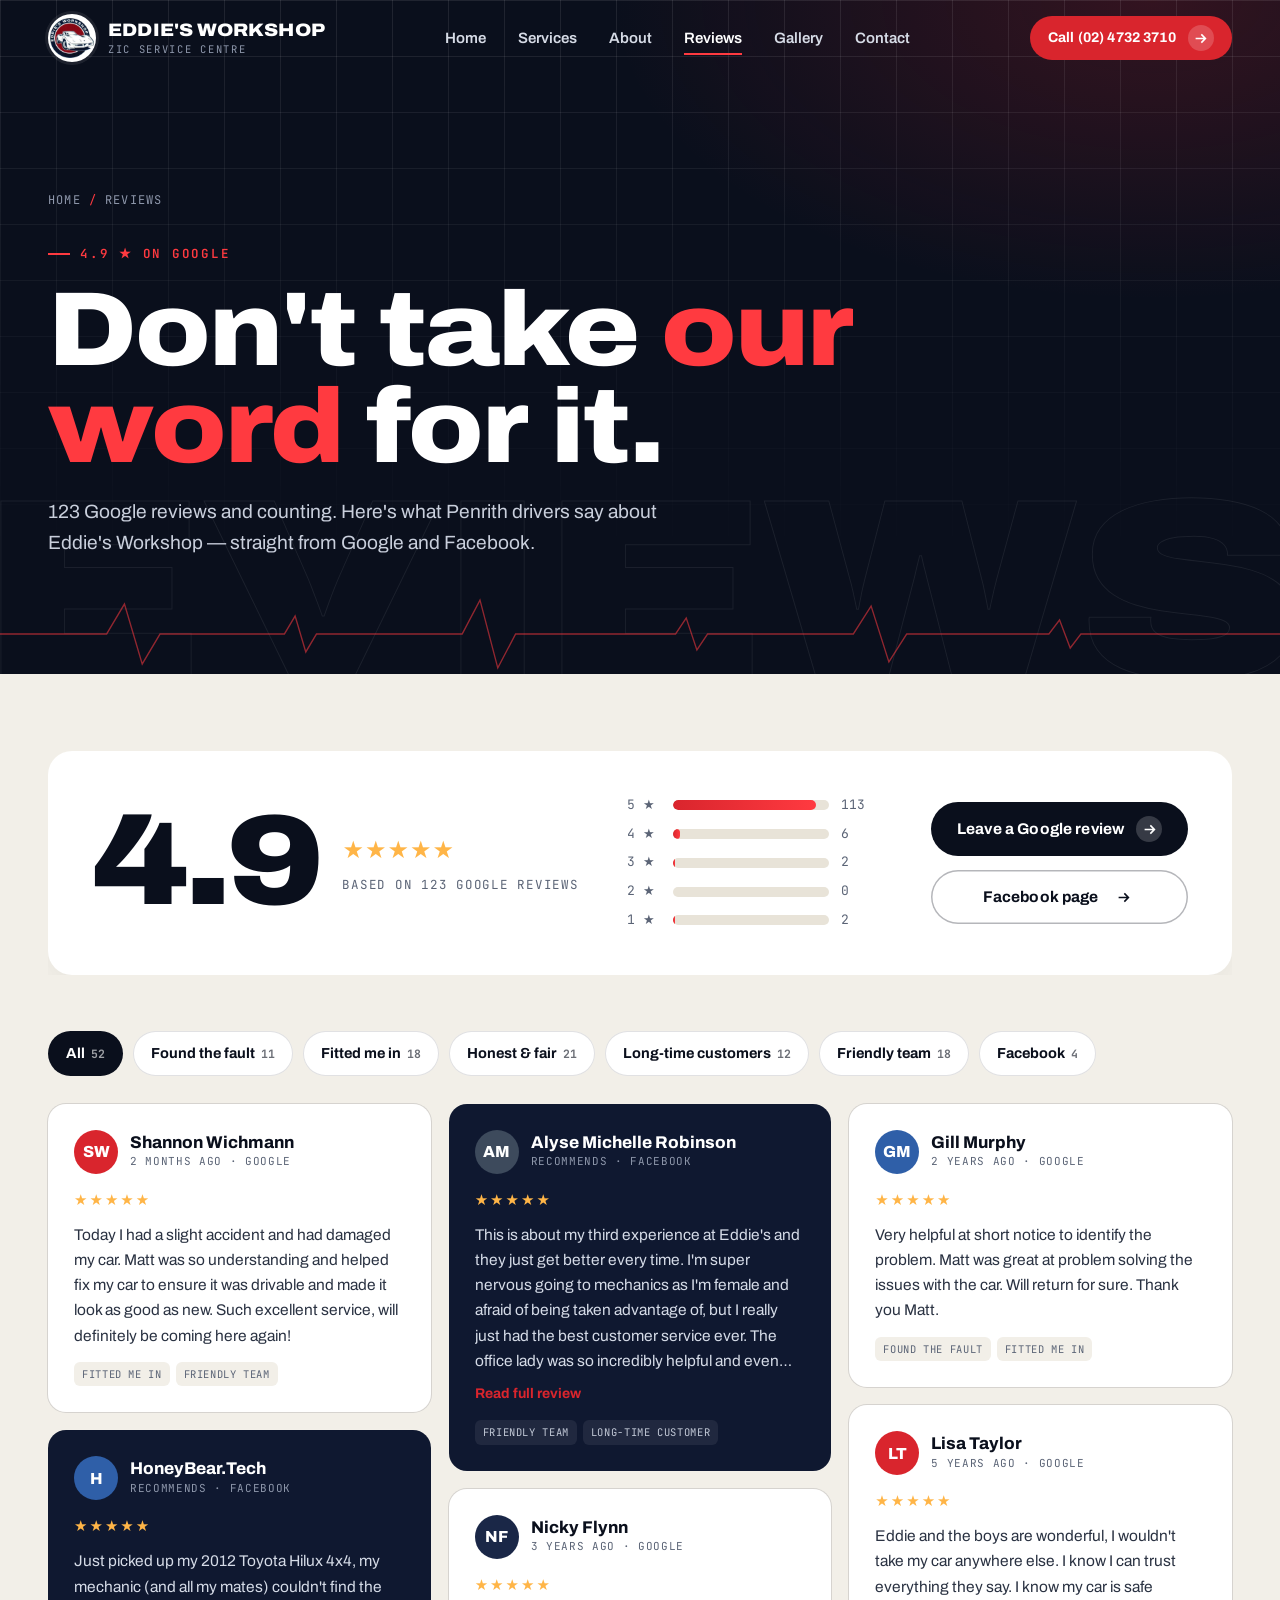
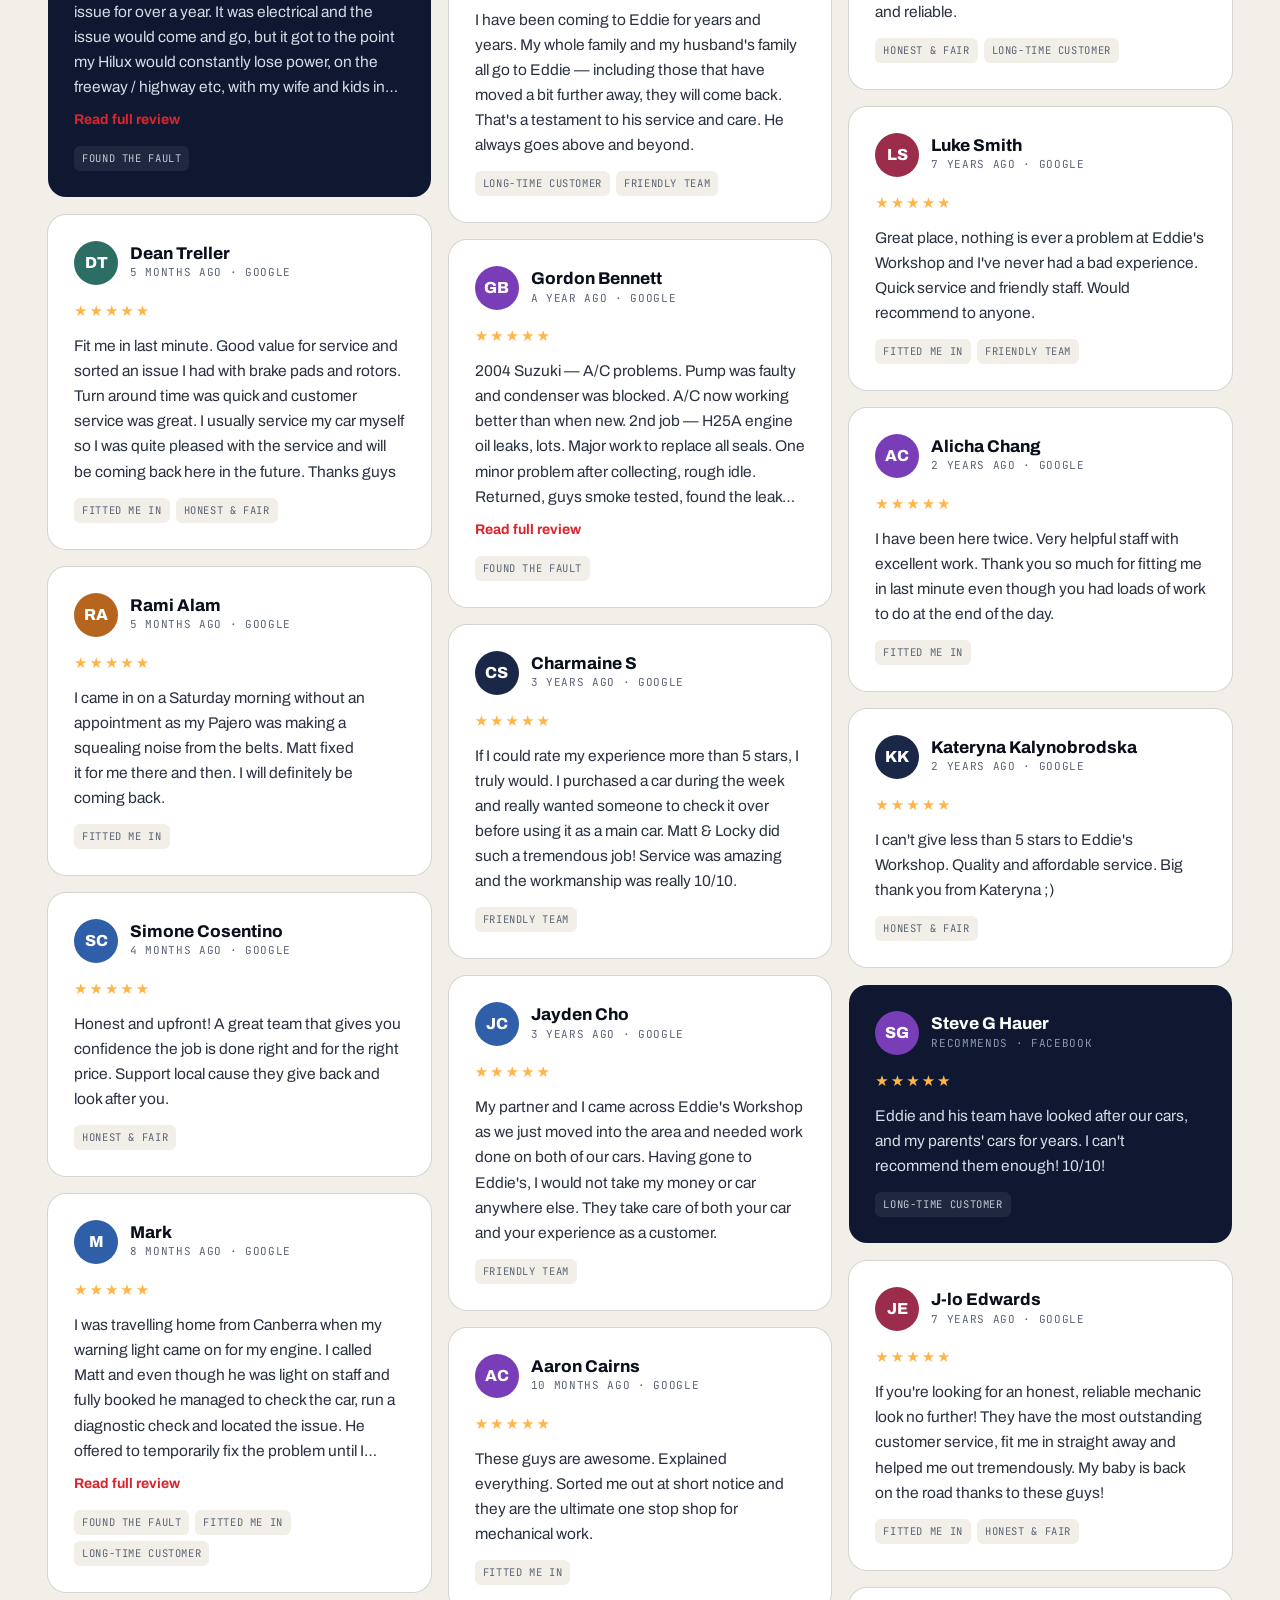
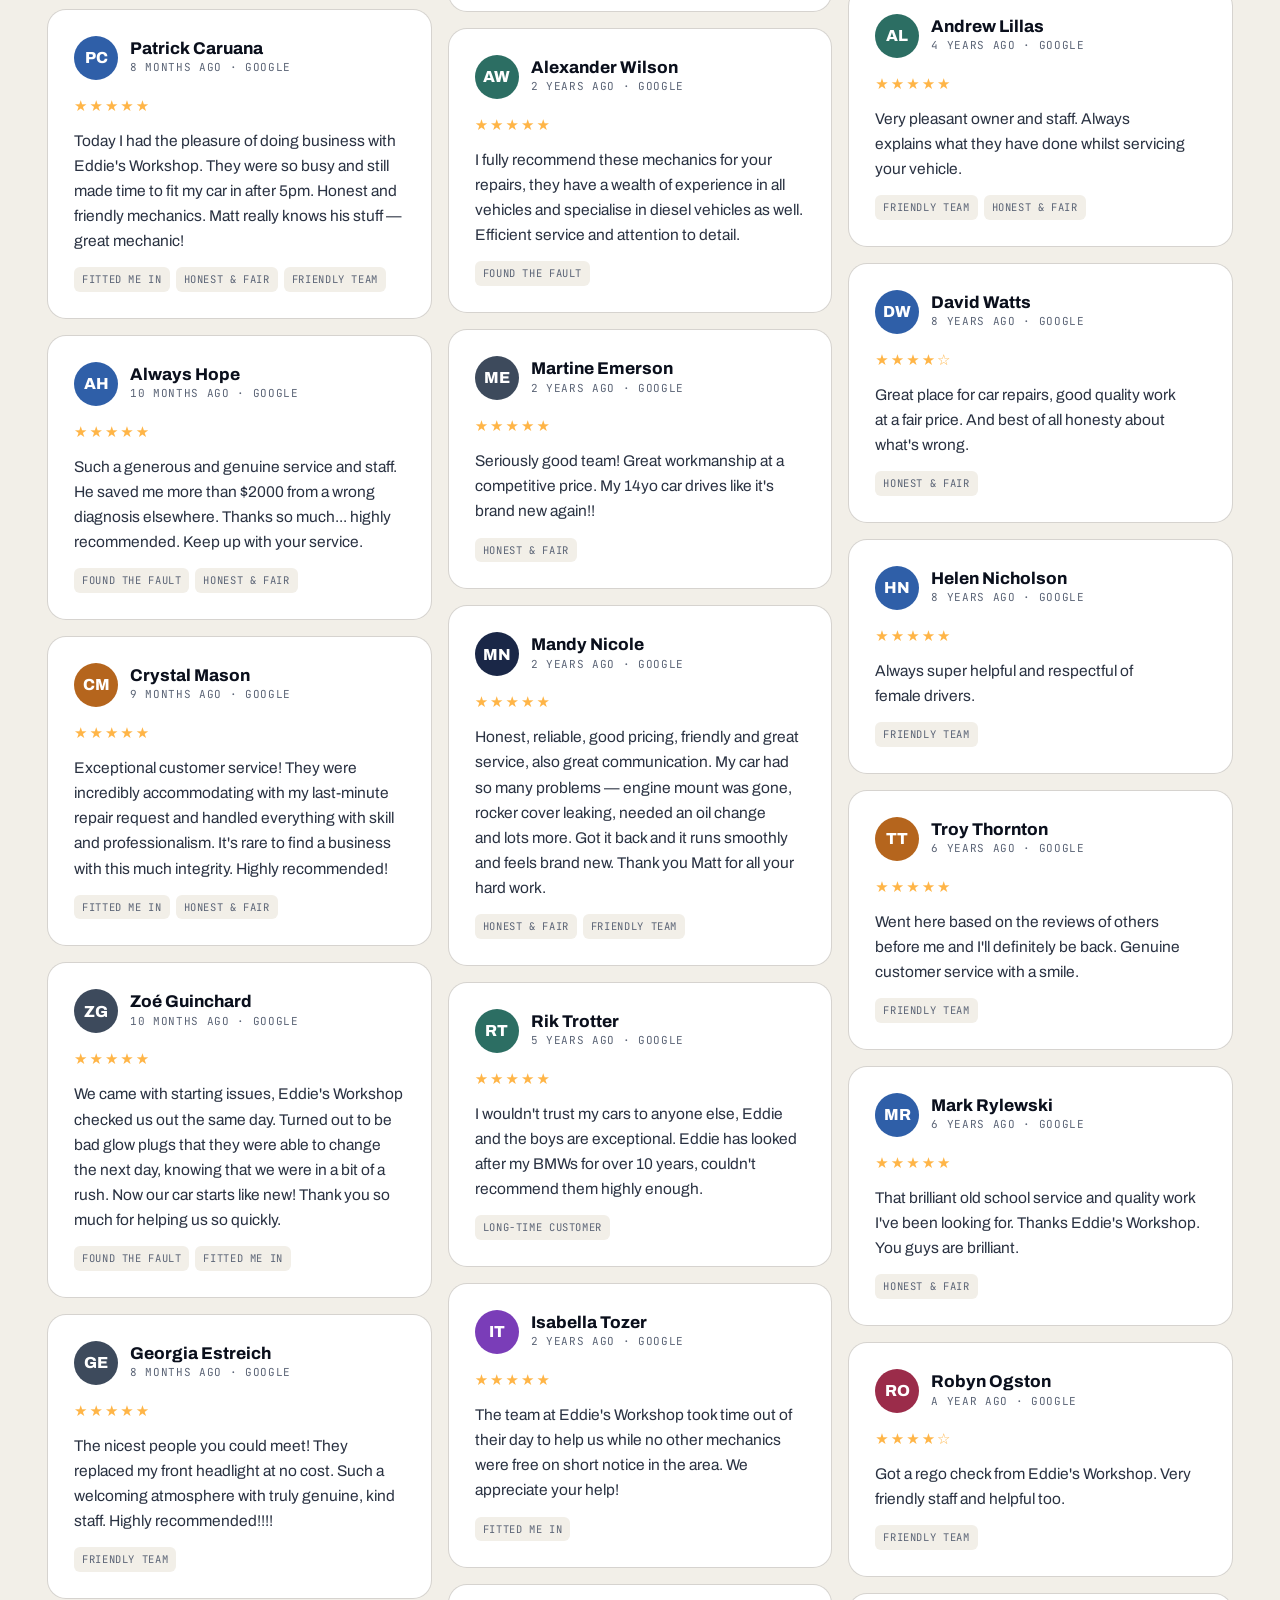
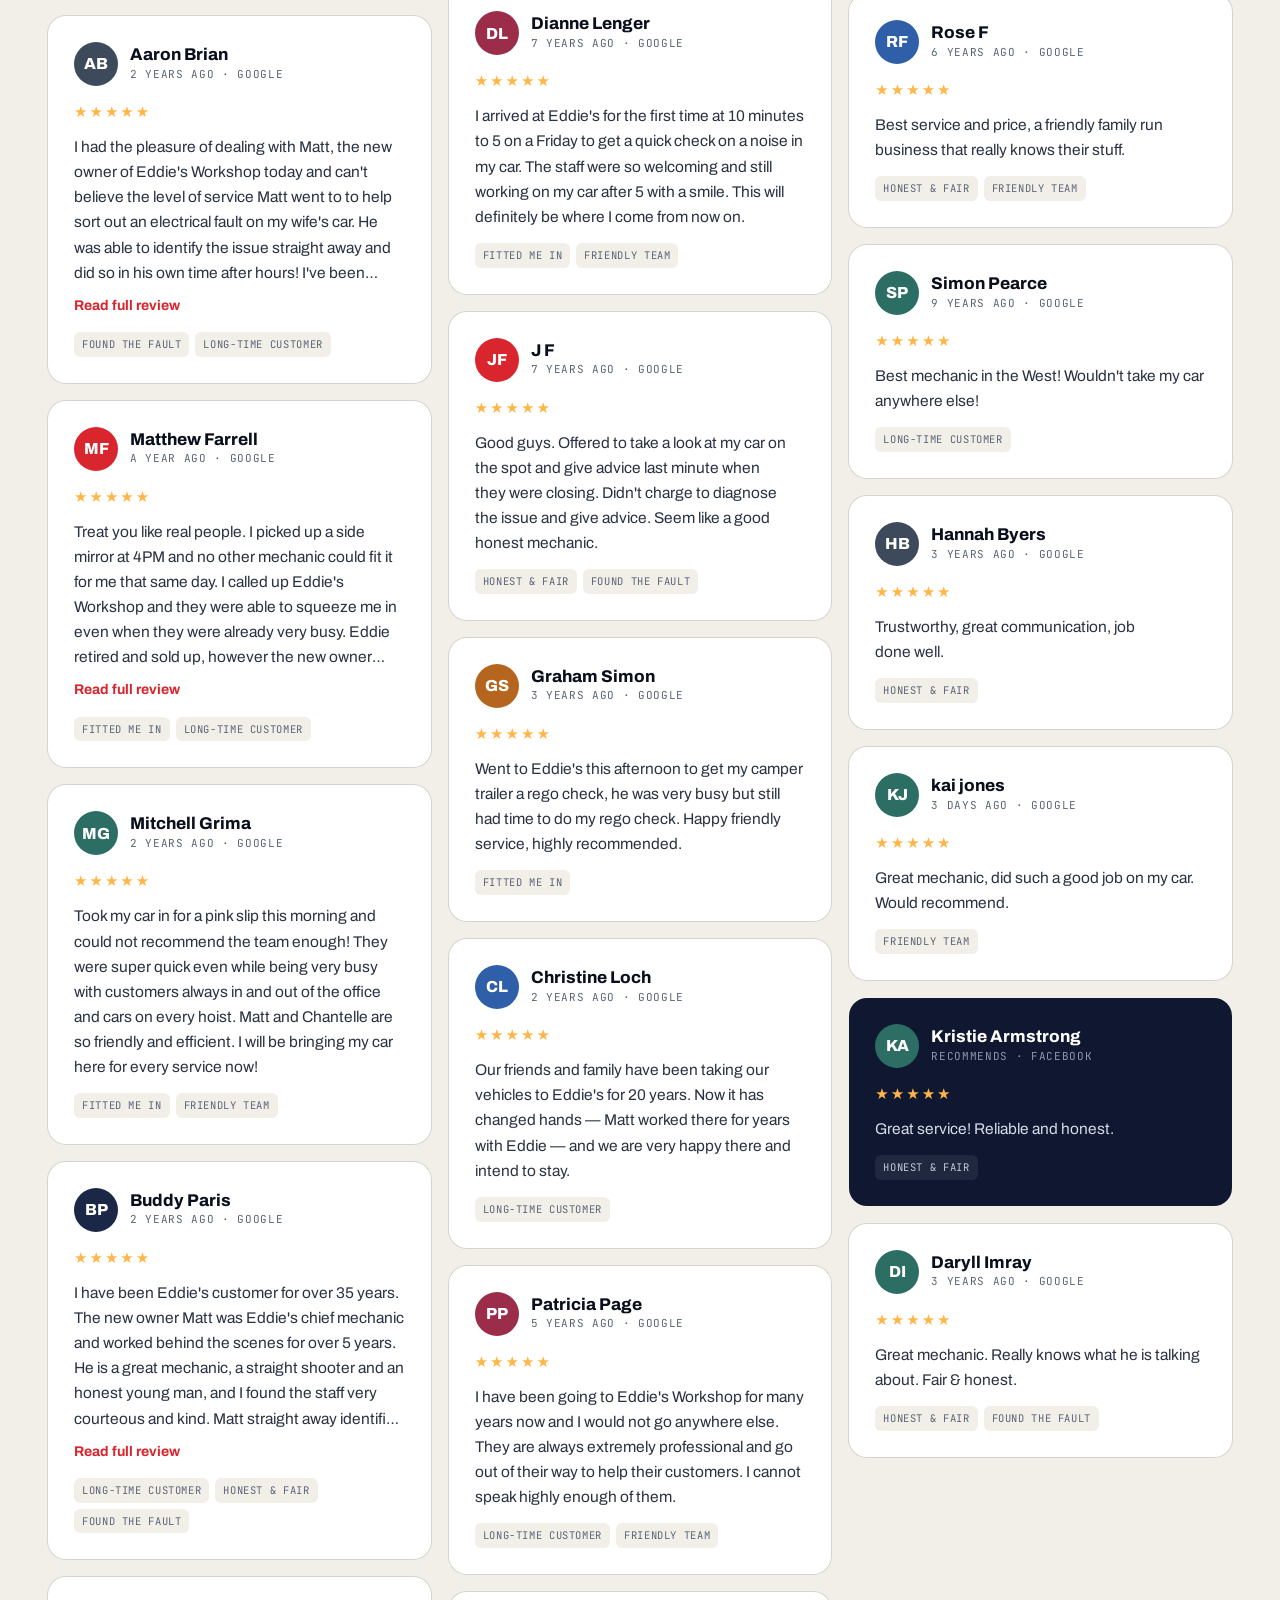
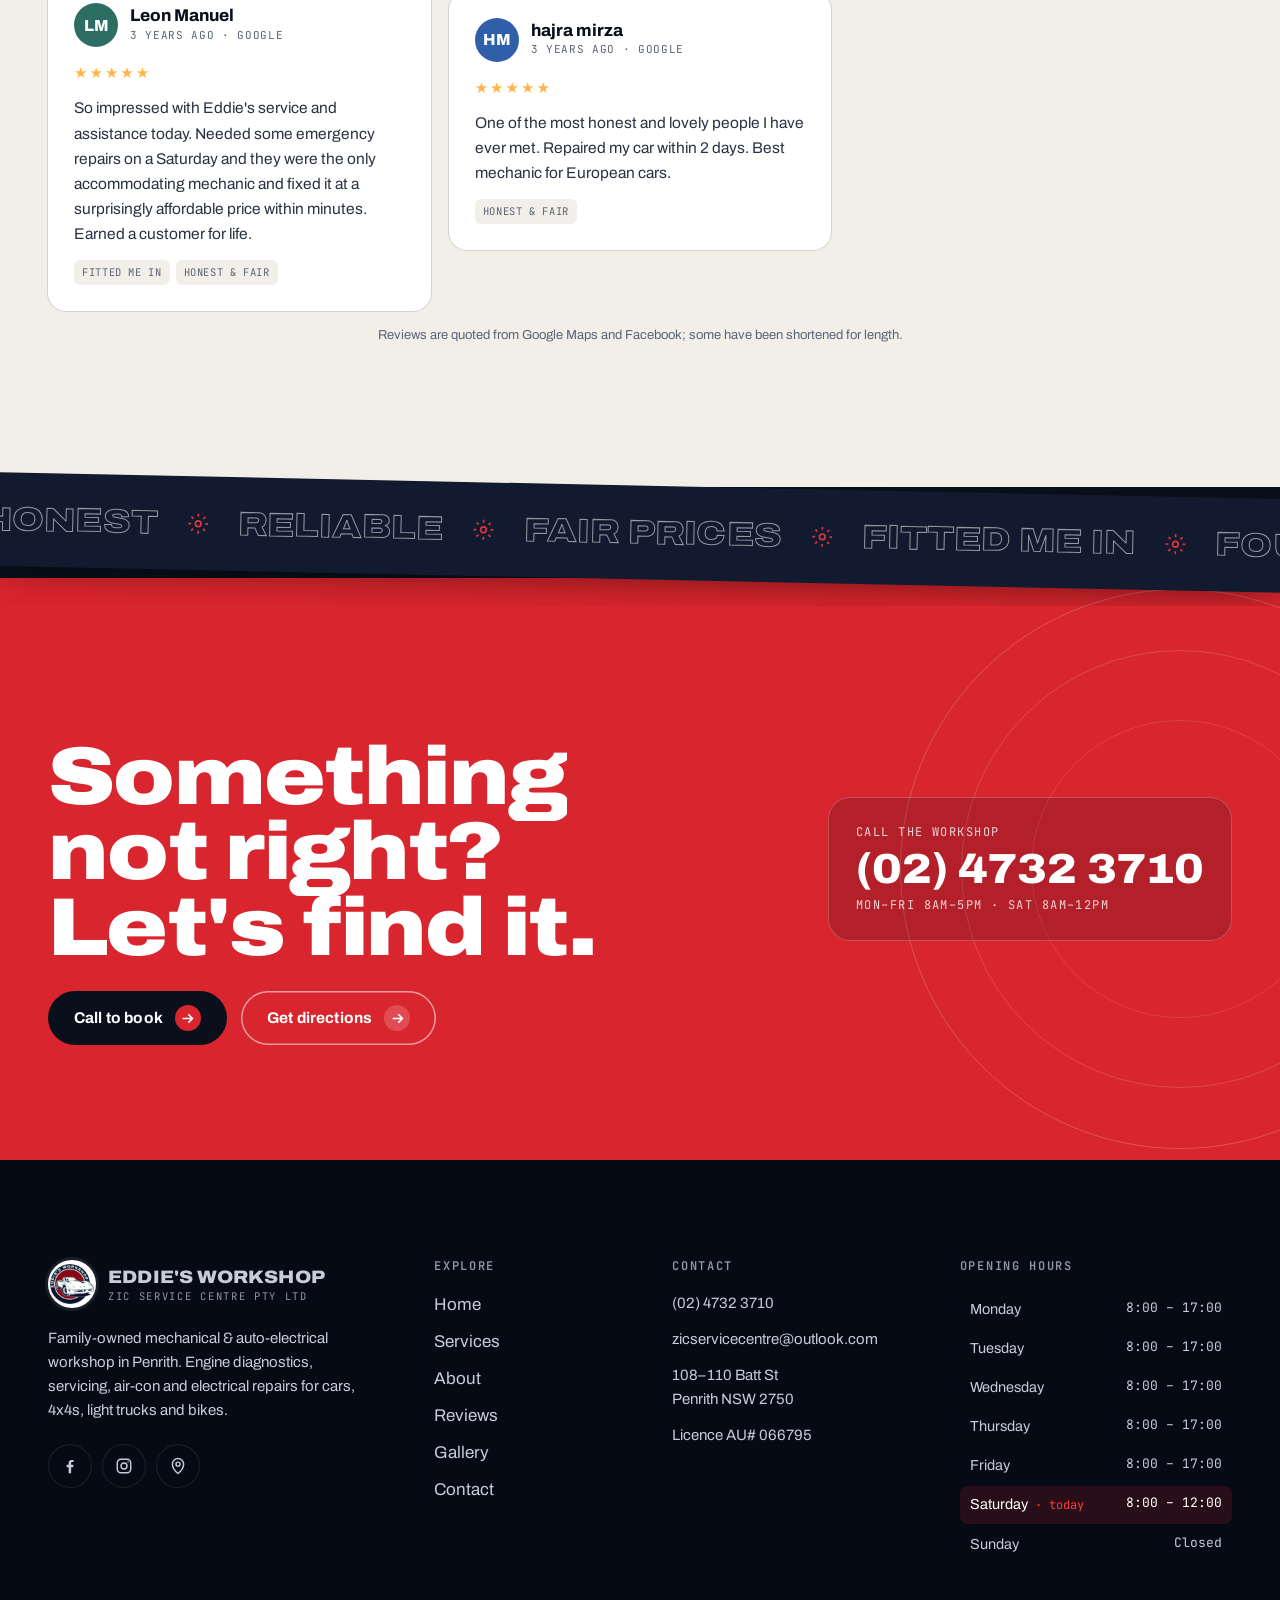
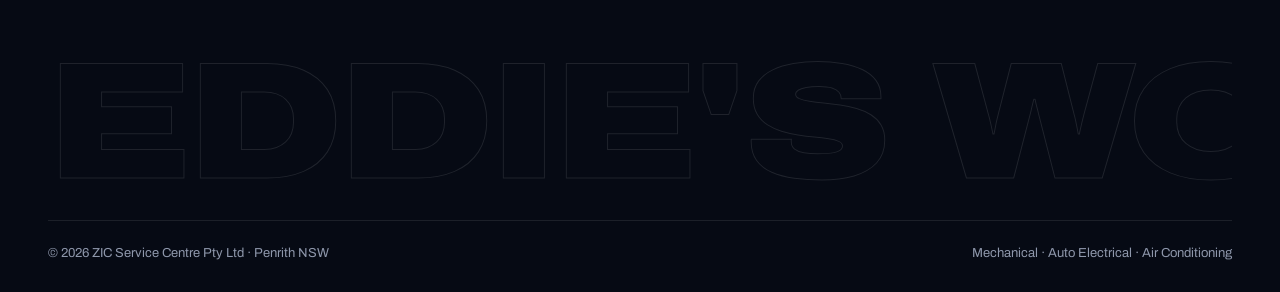
<file: reviews.html>
<!doctype html>
<html lang="en-AU" class="no-js">
<head>
<script src="site-safety.js"></script>
<meta charset="utf-8">
<meta name="viewport" content="width=device-width, initial-scale=1, viewport-fit=cover">
<title>Reviews | Eddie's Workshop Penrith — 4.9★ from 123 Google Reviews</title>
<meta name="description" content="Read what customers say about Eddie's Workshop in Penrith NSW — rated 4.9 stars from 123 Google reviews for honest, fast and friendly car repairs.">
<meta name="robots" content="noindex, nofollow">
<meta name="theme-color" content="#0a0f1c">

<meta property="og:type" content="website">
<meta property="og:site_name" content="Eddie's Workshop — ZIC Service Centre">
<meta property="og:title" content="Reviews | Eddie's Workshop Penrith — 4.9★ from 123 Google Reviews">
<meta property="og:description" content="Read what customers say about Eddie's Workshop in Penrith NSW — rated 4.9 stars from 123 Google reviews for honest, fast and friendly car repairs.">

<meta property="og:image" content="https://konkos-design.github.io/eddies-workshop/img/og-image.jpg">
<meta property="og:image:secure_url" content="https://konkos-design.github.io/eddies-workshop/img/og-image.jpg">
<meta property="og:image:type" content="image/jpeg">
<meta property="og:image:width" content="1200">
<meta property="og:image:height" content="630">
<meta property="og:image:alt" content="Eddie's Workshop — mechanical &amp; auto electrical repairs in Penrith NSW">
<meta property="og:locale" content="en_AU">
<meta name="twitter:card" content="summary_large_image">
<meta name="twitter:title" content="Reviews | Eddie's Workshop Penrith — 4.9★ from 123 Google Reviews">
<meta name="twitter:description" content="Read what customers say about Eddie's Workshop in Penrith NSW — rated 4.9 stars from 123 Google reviews for honest, fast and friendly car repairs.">
<meta name="twitter:image" content="https://konkos-design.github.io/eddies-workshop/img/og-image.jpg">
<link rel="icon" type="image/png" href="img/favicon.png">
<link rel="apple-touch-icon" href="img/apple-touch-icon.png">
<link rel="preload" href="fonts/archivo.woff2" as="font" type="font/woff2" crossorigin>
<link rel="stylesheet" href="css/style.css">
<script type="application/ld+json">{"@context":"https://schema.org","@type":"AutoRepair","name":"Eddie's Workshop (ZIC Service Centre Pty Ltd)","image":"https://konkos-design.github.io/eddies-workshop/img/og-image.jpg","telephone":"+61 2 4732 3710","email":"zicservicecentre@outlook.com","address":{"@type":"PostalAddress","streetAddress":"108–110 Batt St","addressLocality":"Penrith","addressRegion":"NSW","postalCode":"2750","addressCountry":"AU"},"geo":{"@type":"GeoCoordinates","latitude":-33.7682693,"longitude":150.6824889},"openingHoursSpecification":[{"@type":"OpeningHoursSpecification","dayOfWeek":["Monday","Tuesday","Wednesday","Thursday","Friday"],"opens":"08:00","closes":"17:00"},{"@type":"OpeningHoursSpecification","dayOfWeek":"Saturday","opens":"08:00","closes":"12:00"}],"aggregateRating":{"@type":"AggregateRating","ratingValue":"4.9","reviewCount":"123"},"sameAs":["https://www.facebook.com/p/Eddies-Workshop-100057396071904/","https://www.instagram.com/zicservicecentre_penrith/"]}</script>
<link rel="canonical" href="https://konkos-design.github.io/eddies-workshop/reviews.html">
<meta property="og:url" content="https://konkos-design.github.io/eddies-workshop/reviews.html">
<link rel="stylesheet" href="site-safety.css">
</head>
<body>
<a class="skip" href="#main">Skip to content</a>
<div class="progress" aria-hidden="true"></div>
<header class="hdr">
  <div class="wrap hdr__in">
    <a class="brand" href="index.html" aria-label="Eddie's Workshop — home">
      <span class="brand__badge"><img src="img/logo-256.png" alt="" width="44" height="44"></span>
      <span class="brand__txt"><span class="brand__name">EDDIE'S WORKSHOP</span><span class="brand__sub">ZIC Service Centre</span></span>
    </a>
    <nav class="nav" aria-label="Main"><ul class="nav__list"><li><a class="nav__a" href="index.html">Home</a></li><li><a class="nav__a" href="services.html">Services</a></li><li><a class="nav__a" href="about.html">About</a></li><li><a class="nav__a" href="reviews.html" aria-current="page">Reviews</a></li><li><a class="nav__a" href="gallery.html">Gallery</a></li><li><a class="nav__a" href="contact.html">Contact</a></li></ul></nav>
    <div class="hdr__cta">
      <a class="btn btn--sm" href="tel:+61247323710">Call (02) 4732 3710<span class="arr"><svg viewBox="0 0 16 16" fill="none" stroke="currentColor" stroke-width="2"><path d="M2 8h12M9 3l5 5-5 5"/></svg><svg viewBox="0 0 16 16" fill="none" stroke="currentColor" stroke-width="2"><path d="M2 8h12M9 3l5 5-5 5"/></svg></span></a>
    </div>
    <button class="burger" type="button" aria-label="Open menu" aria-expanded="false" aria-controls="mnav"><i><span></span><span></span><span></span></i></button>
  </div>
</header>
<div class="mnav" id="mnav">
  <ul class="mnav__list"><li><a class="mnav__a" href="index.html"><small>01</small>Home</a></li><li><a class="mnav__a" href="services.html"><small>02</small>Services</a></li><li><a class="mnav__a" href="about.html"><small>03</small>About</a></li><li><a class="mnav__a" href="reviews.html" aria-current="page"><small>04</small>Reviews</a></li><li><a class="mnav__a" href="gallery.html"><small>05</small>Gallery</a></li><li><a class="mnav__a" href="contact.html"><small>06</small>Contact</a></li></ul>
  <div class="mnav__foot">
    <span class="status"><span class="status__dot"></span><span class="status__txt">Mon–Fri 8–5 · Sat 8–12</span></span>
    <a class="btn " href="tel:+61247323710">Call (02) 4732 3710<span class="arr"><svg viewBox="0 0 16 16" fill="none" stroke="currentColor" stroke-width="2"><path d="M2 8h12M9 3l5 5-5 5"/></svg><svg viewBox="0 0 16 16" fill="none" stroke="currentColor" stroke-width="2"><path d="M2 8h12M9 3l5 5-5 5"/></svg></span></a>
    <div class="mnav__meta">108–110 Batt St, Penrith NSW 2750<br>zicservicecentre<wbr>@outlook.com</div>
  </div>
</div>
<main id="main">
<section class="phero">
  <div class="grid-bg" aria-hidden="true"></div>
  <div class="phero__big" aria-hidden="true">REVIEWS</div>
  <div class="wrap" style="position:relative">
    <nav class="crumbs" aria-label="Breadcrumb" data-reveal="up"><a href="index.html">Home</a><span>/</span>Reviews</nav>
    <span class="kicker" data-reveal="up" data-delay=".05">4.9 ★ on Google</span>
    <h1 class="h-xl phero__title" data-split style="margin-top:18px">Don't take <span class="accent">our word</span> for it.</h1>
    <p class="lead" data-reveal="up" data-delay=".25">123 Google reviews and counting. Here's what Penrith drivers say about Eddie's Workshop — straight from Google and Facebook.</p>
  </div>
  <svg class="phero__wave" viewBox="0 0 1440 80" preserveAspectRatio="none" aria-hidden="true"><path d="M0 40 L120 40 L140 10 L160 70 L180 40 L320 40 L332 22 L344 58 L356 40 L520 40 L540 6 L560 74 L580 40 L760 40 L772 24 L784 56 L796 40 L960 40 L980 12 L1000 68 L1020 40 L1180 40 L1192 26 L1204 54 L1216 40 L1440 40"/></svg>
</section>

<section class="section section--paper" style="padding-top:clamp(40px,6vw,80px)">
  <div class="wrap">
    <div class="rv-summary" data-reveal="up">
      <div class="rating-big"><span class="rating-big__n">4.9</span><div class="rating-big__meta"><div class="stars" style="font-size:24px" aria-label="4.9 out of 5">★★★★★</div><p style="color:var(--muted-dark)">Based on 123 Google reviews</p></div></div>
      <div class="bars" aria-label="Rating breakdown"><div class="bars__row" data-s="5"><span>5 ★</span><div class="bars__track"><div class="bars__fill"></div></div><span class="bars__n">0</span></div><div class="bars__row" data-s="4"><span>4 ★</span><div class="bars__track"><div class="bars__fill"></div></div><span class="bars__n">0</span></div><div class="bars__row" data-s="3"><span>3 ★</span><div class="bars__track"><div class="bars__fill"></div></div><span class="bars__n">0</span></div><div class="bars__row" data-s="2"><span>2 ★</span><div class="bars__track"><div class="bars__fill"></div></div><span class="bars__n">0</span></div><div class="bars__row" data-s="1"><span>1 ★</span><div class="bars__track"><div class="bars__fill"></div></div><span class="bars__n">0</span></div></div>
      <div class="btn-row" style="flex-direction:column"><a class="btn btn--dark" href="https://maps.app.goo.gl/GKzrtAZzhgRTsoiu7" target="_blank" rel="noopener">Leave a Google review<span class="arr"><svg viewBox="0 0 16 16" fill="none" stroke="currentColor" stroke-width="2"><path d="M2 8h12M9 3l5 5-5 5"/></svg><svg viewBox="0 0 16 16" fill="none" stroke="currentColor" stroke-width="2"><path d="M2 8h12M9 3l5 5-5 5"/></svg></span></a><a class="btn btn--ghost" href="https://www.facebook.com/p/Eddies-Workshop-100057396071904/" target="_blank" rel="noopener">Facebook page<span class="arr"><svg viewBox="0 0 16 16" fill="none" stroke="currentColor" stroke-width="2"><path d="M2 8h12M9 3l5 5-5 5"/></svg><svg viewBox="0 0 16 16" fill="none" stroke="currentColor" stroke-width="2"><path d="M2 8h12M9 3l5 5-5 5"/></svg></span></a></div>
    </div>
    <div class="filters" role="group" aria-label="Filter reviews" data-reveal="up"><button class="fbtn" type="button" data-f="all" aria-pressed="true">All<small></small></button><button class="fbtn" type="button" data-f="diag" aria-pressed="false">Found the fault<small></small></button><button class="fbtn" type="button" data-f="fast" aria-pressed="false">Fitted me in<small></small></button><button class="fbtn" type="button" data-f="honest" aria-pressed="false">Honest &amp; fair<small></small></button><button class="fbtn" type="button" data-f="loyal" aria-pressed="false">Long-time customers<small></small></button><button class="fbtn" type="button" data-f="people" aria-pressed="false">Friendly team<small></small></button><button class="fbtn" type="button" data-f="fb" aria-pressed="false">Facebook<small></small></button></div>
    <div class="masonry" id="rv-grid" aria-live="polite"></div>
    <p class="diag__note center">Reviews are quoted from Google Maps and Facebook; some have been shortened for length.</p>
  </div>
</section>
<div class="mq-wrap"><div class="marquee marquee--dark marquee--flat" aria-hidden="true"><div class="marquee__track"><span class="marquee__item">Honest<svg viewBox="0 0 24 24" fill="none" stroke="currentColor" stroke-width="1.8"><circle cx="12" cy="12" r="3"/><path d="M12 1.5v3M12 19.5v3M4.6 4.6l2.1 2.1M17.3 17.3l2.1 2.1M1.5 12h3M19.5 12h3M4.6 19.4l2.1-2.1M17.3 6.7l2.1-2.1"/></svg></span><span class="marquee__item">Reliable<svg viewBox="0 0 24 24" fill="none" stroke="currentColor" stroke-width="1.8"><circle cx="12" cy="12" r="3"/><path d="M12 1.5v3M12 19.5v3M4.6 4.6l2.1 2.1M17.3 17.3l2.1 2.1M1.5 12h3M19.5 12h3M4.6 19.4l2.1-2.1M17.3 6.7l2.1-2.1"/></svg></span><span class="marquee__item">Fair prices<svg viewBox="0 0 24 24" fill="none" stroke="currentColor" stroke-width="1.8"><circle cx="12" cy="12" r="3"/><path d="M12 1.5v3M12 19.5v3M4.6 4.6l2.1 2.1M17.3 17.3l2.1 2.1M1.5 12h3M19.5 12h3M4.6 19.4l2.1-2.1M17.3 6.7l2.1-2.1"/></svg></span><span class="marquee__item">Fitted me in<svg viewBox="0 0 24 24" fill="none" stroke="currentColor" stroke-width="1.8"><circle cx="12" cy="12" r="3"/><path d="M12 1.5v3M12 19.5v3M4.6 4.6l2.1 2.1M17.3 17.3l2.1 2.1M1.5 12h3M19.5 12h3M4.6 19.4l2.1-2.1M17.3 6.7l2.1-2.1"/></svg></span><span class="marquee__item">Found the fault<svg viewBox="0 0 24 24" fill="none" stroke="currentColor" stroke-width="1.8"><circle cx="12" cy="12" r="3"/><path d="M12 1.5v3M12 19.5v3M4.6 4.6l2.1 2.1M17.3 17.3l2.1 2.1M1.5 12h3M19.5 12h3M4.6 19.4l2.1-2.1M17.3 6.7l2.1-2.1"/></svg></span><span class="marquee__item">Friendly team<svg viewBox="0 0 24 24" fill="none" stroke="currentColor" stroke-width="1.8"><circle cx="12" cy="12" r="3"/><path d="M12 1.5v3M12 19.5v3M4.6 4.6l2.1 2.1M17.3 17.3l2.1 2.1M1.5 12h3M19.5 12h3M4.6 19.4l2.1-2.1M17.3 6.7l2.1-2.1"/></svg></span><span class="marquee__item">Customer for life<svg viewBox="0 0 24 24" fill="none" stroke="currentColor" stroke-width="1.8"><circle cx="12" cy="12" r="3"/><path d="M12 1.5v3M12 19.5v3M4.6 4.6l2.1 2.1M17.3 17.3l2.1 2.1M1.5 12h3M19.5 12h3M4.6 19.4l2.1-2.1M17.3 6.7l2.1-2.1"/></svg></span><span class="marquee__item">Honest<svg viewBox="0 0 24 24" fill="none" stroke="currentColor" stroke-width="1.8"><circle cx="12" cy="12" r="3"/><path d="M12 1.5v3M12 19.5v3M4.6 4.6l2.1 2.1M17.3 17.3l2.1 2.1M1.5 12h3M19.5 12h3M4.6 19.4l2.1-2.1M17.3 6.7l2.1-2.1"/></svg></span><span class="marquee__item">Reliable<svg viewBox="0 0 24 24" fill="none" stroke="currentColor" stroke-width="1.8"><circle cx="12" cy="12" r="3"/><path d="M12 1.5v3M12 19.5v3M4.6 4.6l2.1 2.1M17.3 17.3l2.1 2.1M1.5 12h3M19.5 12h3M4.6 19.4l2.1-2.1M17.3 6.7l2.1-2.1"/></svg></span><span class="marquee__item">Fair prices<svg viewBox="0 0 24 24" fill="none" stroke="currentColor" stroke-width="1.8"><circle cx="12" cy="12" r="3"/><path d="M12 1.5v3M12 19.5v3M4.6 4.6l2.1 2.1M17.3 17.3l2.1 2.1M1.5 12h3M19.5 12h3M4.6 19.4l2.1-2.1M17.3 6.7l2.1-2.1"/></svg></span><span class="marquee__item">Fitted me in<svg viewBox="0 0 24 24" fill="none" stroke="currentColor" stroke-width="1.8"><circle cx="12" cy="12" r="3"/><path d="M12 1.5v3M12 19.5v3M4.6 4.6l2.1 2.1M17.3 17.3l2.1 2.1M1.5 12h3M19.5 12h3M4.6 19.4l2.1-2.1M17.3 6.7l2.1-2.1"/></svg></span><span class="marquee__item">Found the fault<svg viewBox="0 0 24 24" fill="none" stroke="currentColor" stroke-width="1.8"><circle cx="12" cy="12" r="3"/><path d="M12 1.5v3M12 19.5v3M4.6 4.6l2.1 2.1M17.3 17.3l2.1 2.1M1.5 12h3M19.5 12h3M4.6 19.4l2.1-2.1M17.3 6.7l2.1-2.1"/></svg></span><span class="marquee__item">Friendly team<svg viewBox="0 0 24 24" fill="none" stroke="currentColor" stroke-width="1.8"><circle cx="12" cy="12" r="3"/><path d="M12 1.5v3M12 19.5v3M4.6 4.6l2.1 2.1M17.3 17.3l2.1 2.1M1.5 12h3M19.5 12h3M4.6 19.4l2.1-2.1M17.3 6.7l2.1-2.1"/></svg></span><span class="marquee__item">Customer for life<svg viewBox="0 0 24 24" fill="none" stroke="currentColor" stroke-width="1.8"><circle cx="12" cy="12" r="3"/><path d="M12 1.5v3M12 19.5v3M4.6 4.6l2.1 2.1M17.3 17.3l2.1 2.1M1.5 12h3M19.5 12h3M4.6 19.4l2.1-2.1M17.3 6.7l2.1-2.1"/></svg></span></div></div></div>
<section class="cta" aria-labelledby="cta-t">
  <div class="cta__ring" aria-hidden="true"></div>
  <div class="wrap cta__in">
    <div>
      <span class="kicker" style="color:#fff" data-reveal="up">Book your car in</span>
      <h2 class="cta__title" id="cta-t" data-split style="margin:18px 0 26px">Something not right? Let's find it.</h2>
      <div class="btn-row" data-reveal="up" data-delay=".2"><a class="btn " href="tel:+61247323710">Call to book<span class="arr"><svg viewBox="0 0 16 16" fill="none" stroke="currentColor" stroke-width="2"><path d="M2 8h12M9 3l5 5-5 5"/></svg><svg viewBox="0 0 16 16" fill="none" stroke="currentColor" stroke-width="2"><path d="M2 8h12M9 3l5 5-5 5"/></svg></span></a><a class="btn btn--ghost" href="https://maps.app.goo.gl/GKzrtAZzhgRTsoiu7" target="_blank" rel="noopener">Get directions<span class="arr"><svg viewBox="0 0 16 16" fill="none" stroke="currentColor" stroke-width="2"><path d="M2 8h12M9 3l5 5-5 5"/></svg><svg viewBox="0 0 16 16" fill="none" stroke="currentColor" stroke-width="2"><path d="M2 8h12M9 3l5 5-5 5"/></svg></span></a></div>
    </div>
    <a class="cta__phone" href="tel:+61247323710" data-reveal="scale" data-delay=".15"><small>Call the workshop</small><b>(02) 4732 3710</b><small>Mon–Fri 8am–5pm · Sat 8am–12pm</small></a>
  </div>
</section>


</main>
<footer class="ftr">
  <div class="wrap">
    <div class="ftr__grid">
      <div class="ftr__about">
        <a class="brand" href="index.html"><span class="brand__badge"><img src="img/logo-256.png" alt="" width="44" height="44"></span><span class="brand__txt"><span class="brand__name">EDDIE'S WORKSHOP</span><span class="brand__sub">ZIC Service Centre Pty Ltd</span></span></a>
        <p>Family-owned mechanical &amp; auto-electrical workshop in Penrith. Engine diagnostics, servicing, air-con and electrical repairs for cars, 4x4s, light trucks and bikes.</p>
        <div class="socials"><a href="https://www.facebook.com/p/Eddies-Workshop-100057396071904/" target="_blank" rel="noopener" aria-label="Facebook"><svg viewBox="0 0 24 24" fill="currentColor"><path d="M13.5 21.5v-8h2.7l.4-3.2h-3.1V8.3c0-.9.3-1.5 1.6-1.5h1.7V4a22 22 0 0 0-2.5-.1c-2.4 0-4.1 1.5-4.1 4.2v2.3H7.5v3.2h2.7v8z"/></svg></a><a href="https://www.instagram.com/zicservicecentre_penrith/" target="_blank" rel="noopener" aria-label="Instagram"><svg viewBox="0 0 24 24" fill="none" stroke="currentColor" stroke-width="1.9"><rect x="3" y="3" width="18" height="18" rx="5"/><circle cx="12" cy="12" r="4"/><circle cx="17.3" cy="6.7" r="1" fill="currentColor" stroke="none"/></svg></a><a href="https://maps.app.goo.gl/GKzrtAZzhgRTsoiu7" target="_blank" rel="noopener" aria-label="Google Maps"><svg viewBox="0 0 24 24" fill="none" stroke="currentColor" stroke-width="1.9" stroke-linecap="round" stroke-linejoin="round"><path d="M12 22s7.5-6.4 7.5-12.5a7.5 7.5 0 0 0-15 0C4.5 15.6 12 22 12 22z"/><circle cx="12" cy="9.5" r="2.7"/></svg></a></div>
      </div>
      <div><h4>Explore</h4><ul class="ftr__links"><li><a href="index.html">Home</a></li><li><a href="services.html">Services</a></li><li><a href="about.html">About</a></li><li><a href="reviews.html">Reviews</a></li><li><a href="gallery.html">Gallery</a></li><li><a href="contact.html">Contact</a></li></ul></div>
      <div><h4>Contact</h4><div class="ftr__contact">
        <a href="tel:+61247323710">(02) 4732 3710</a>
        <a href="mailto:zicservicecentre@outlook.com">zicservicecentre<wbr>@outlook.com</a>
        <a href="https://maps.app.goo.gl/GKzrtAZzhgRTsoiu7" target="_blank" rel="noopener">108–110 Batt St<br>Penrith NSW 2750</a>
        <span>Licence AU# 066795</span>
      </div></div>
      <div><h4>Opening hours</h4><div class="hours"><div class="hours__row" data-day="1"><span>Monday</span><span>8:00 – 17:00</span></div><div class="hours__row" data-day="2"><span>Tuesday</span><span>8:00 – 17:00</span></div><div class="hours__row" data-day="3"><span>Wednesday</span><span>8:00 – 17:00</span></div><div class="hours__row" data-day="4"><span>Thursday</span><span>8:00 – 17:00</span></div><div class="hours__row" data-day="5"><span>Friday</span><span>8:00 – 17:00</span></div><div class="hours__row" data-day="6"><span>Saturday</span><span>8:00 – 12:00</span></div><div class="hours__row" data-day="0"><span>Sunday</span><span>Closed</span></div></div></div>
    </div>
    <div class="ftr__word" aria-hidden="true">EDDIE'S WORKSHOP</div>
    <div class="ftr__bottom"><span>© <span data-year>2026</span> ZIC Service Centre Pty Ltd · Penrith NSW</span><span>Mechanical · Auto Electrical · Air Conditioning</span></div>
  </div>
</footer>
<button class="totop" type="button" aria-label="Back to top"><svg class="ring" viewBox="0 0 56 56" aria-hidden="true"><circle cx="28" cy="28" r="26"/></svg><svg class="ic" viewBox="0 0 24 24" fill="none" stroke="currentColor" stroke-width="2.2" stroke-linecap="round" stroke-linejoin="round"><path d="M12 19V5M5 12l7-7 7 7"/></svg></button>
<a class="callfab" href="tel:+61247323710" aria-label="Call (02) 4732 3710"><svg viewBox="0 0 24 24" fill="none" stroke="currentColor" stroke-width="1.9" stroke-linecap="round" stroke-linejoin="round"><path d="M21 16.9v3a2 2 0 0 1-2.2 2 19.8 19.8 0 0 1-8.6-3.1 19.5 19.5 0 0 1-6-6A19.8 19.8 0 0 1 1.1 4.2 2 2 0 0 1 3.1 2h3a2 2 0 0 1 2 1.7c.1 1 .4 1.9.7 2.8a2 2 0 0 1-.5 2.1L7 9.9a16 16 0 0 0 6 6l1.3-1.3a2 2 0 0 1 2.1-.4c.9.3 1.8.6 2.8.7a2 2 0 0 1 1.7 2z"/></svg><span>Call now</span></a>
<script src="js/reviews.js" defer></script><script src="js/main.js" defer></script>
</body>
</html>
</file>
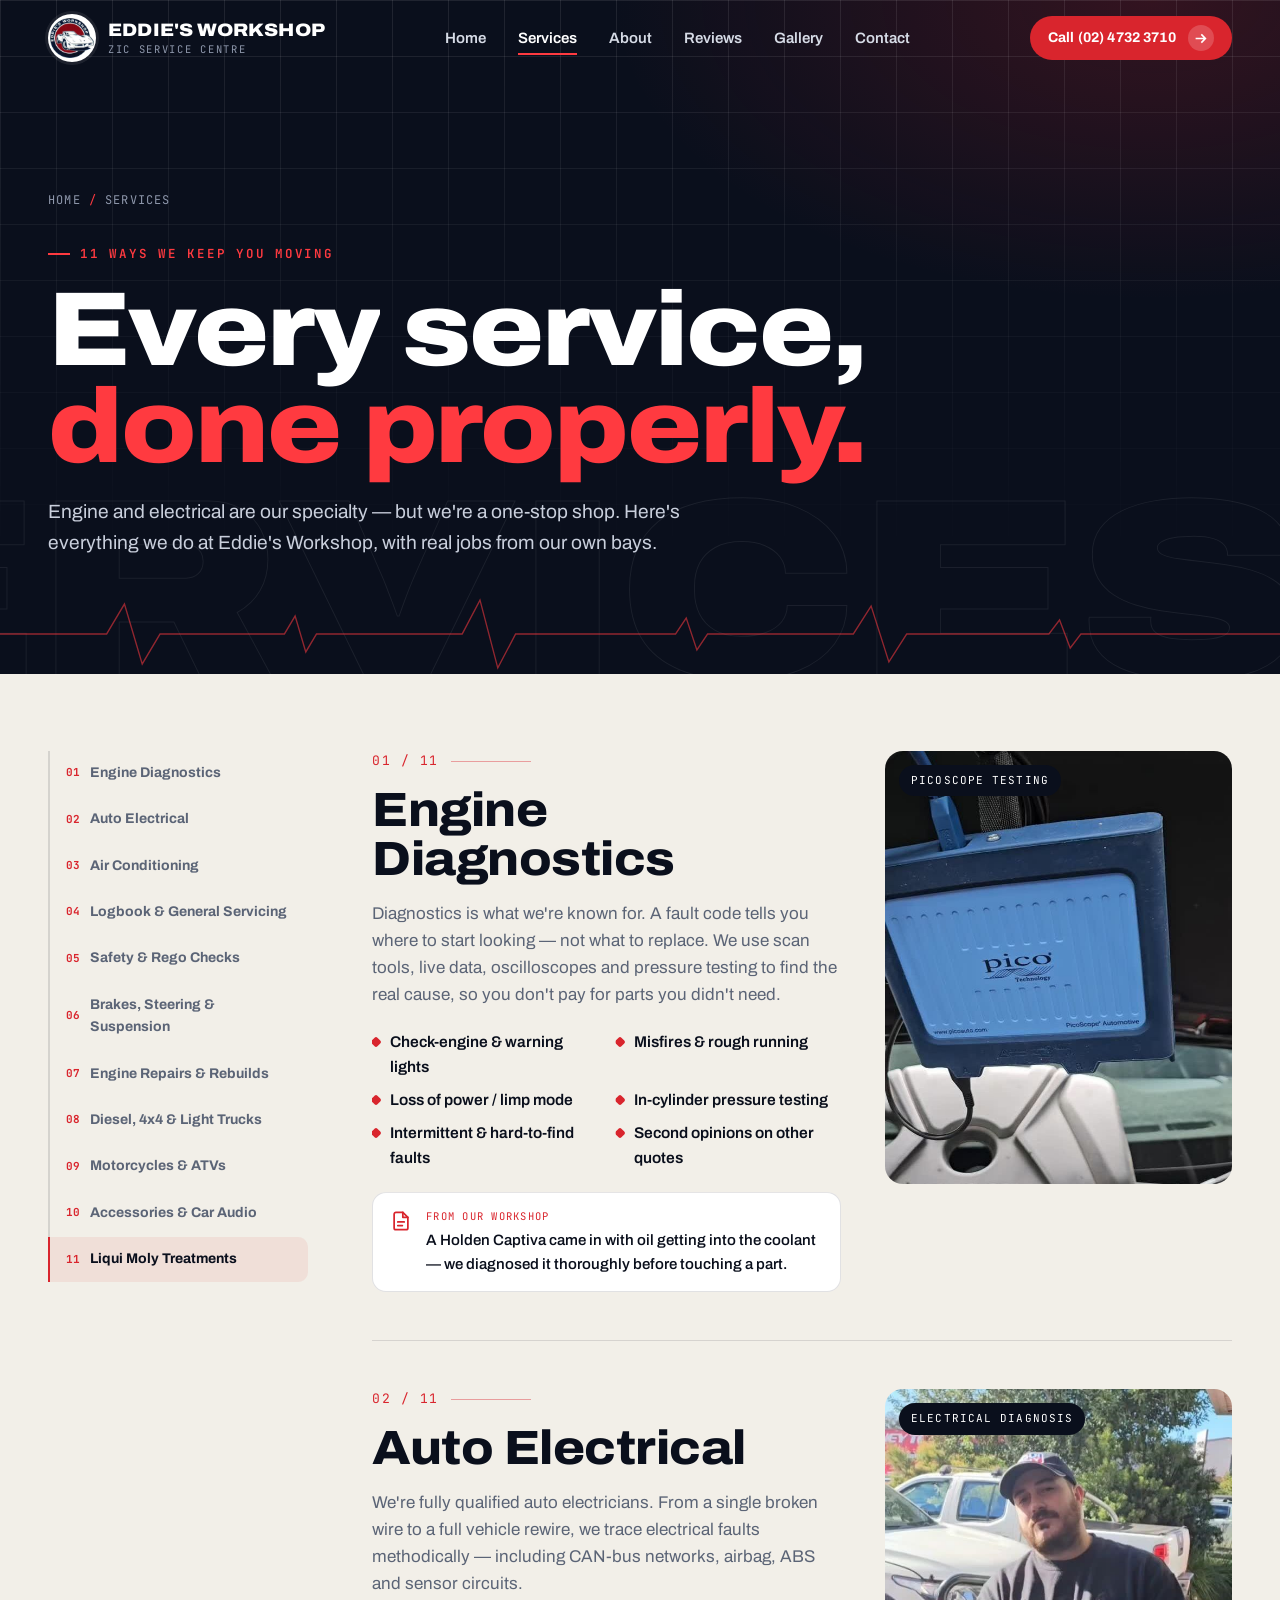
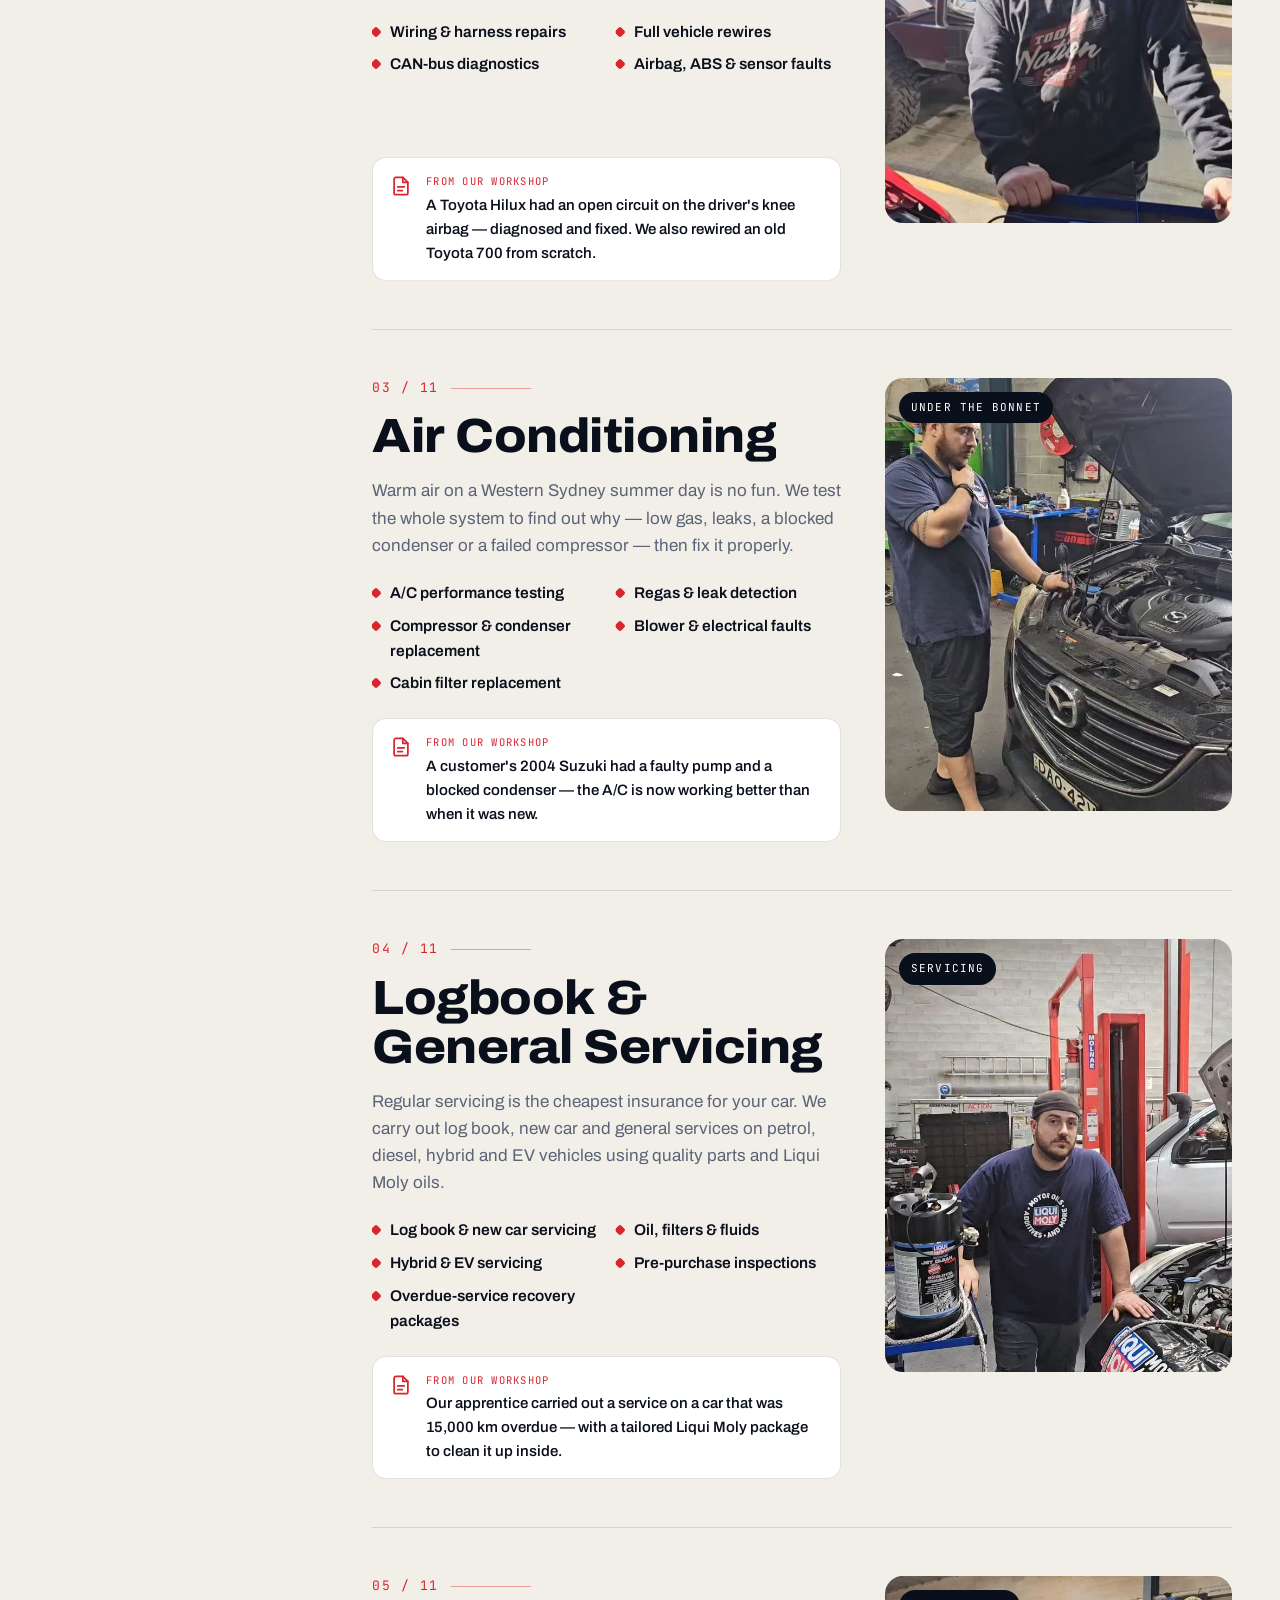
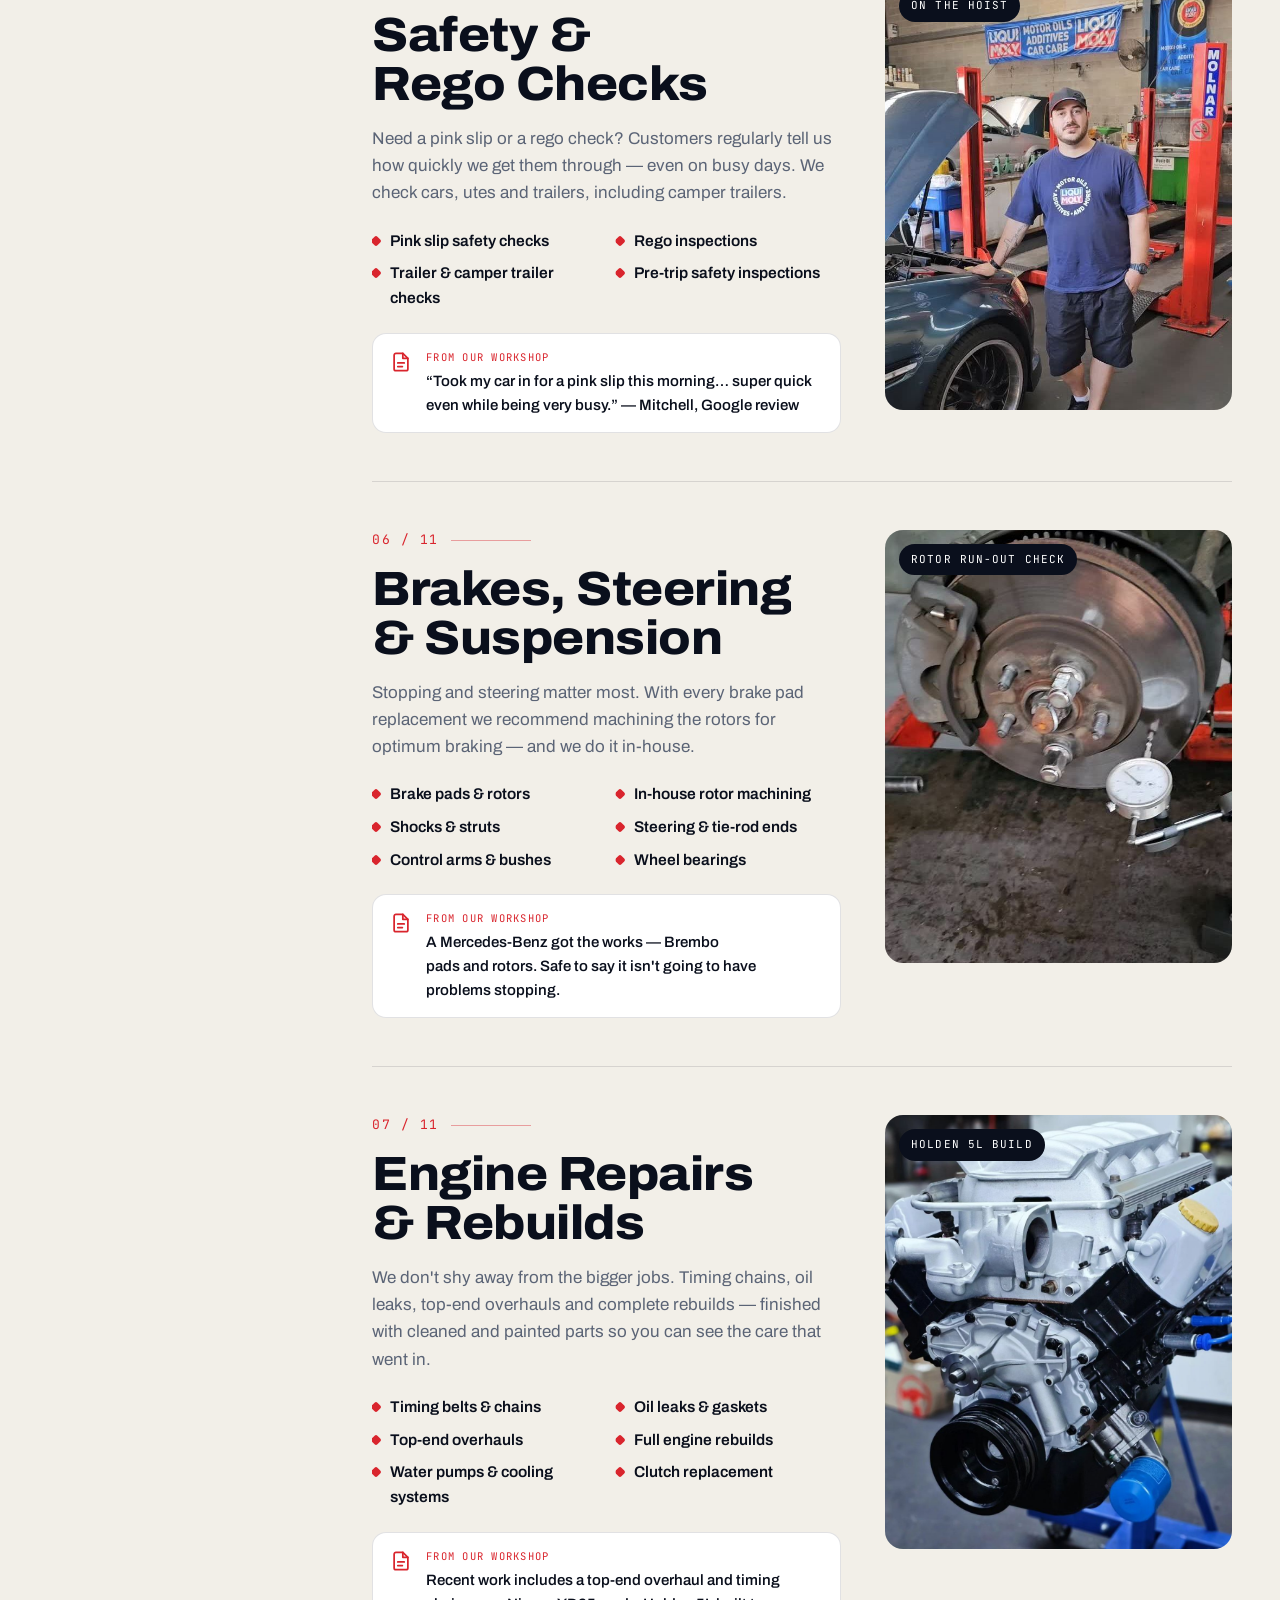
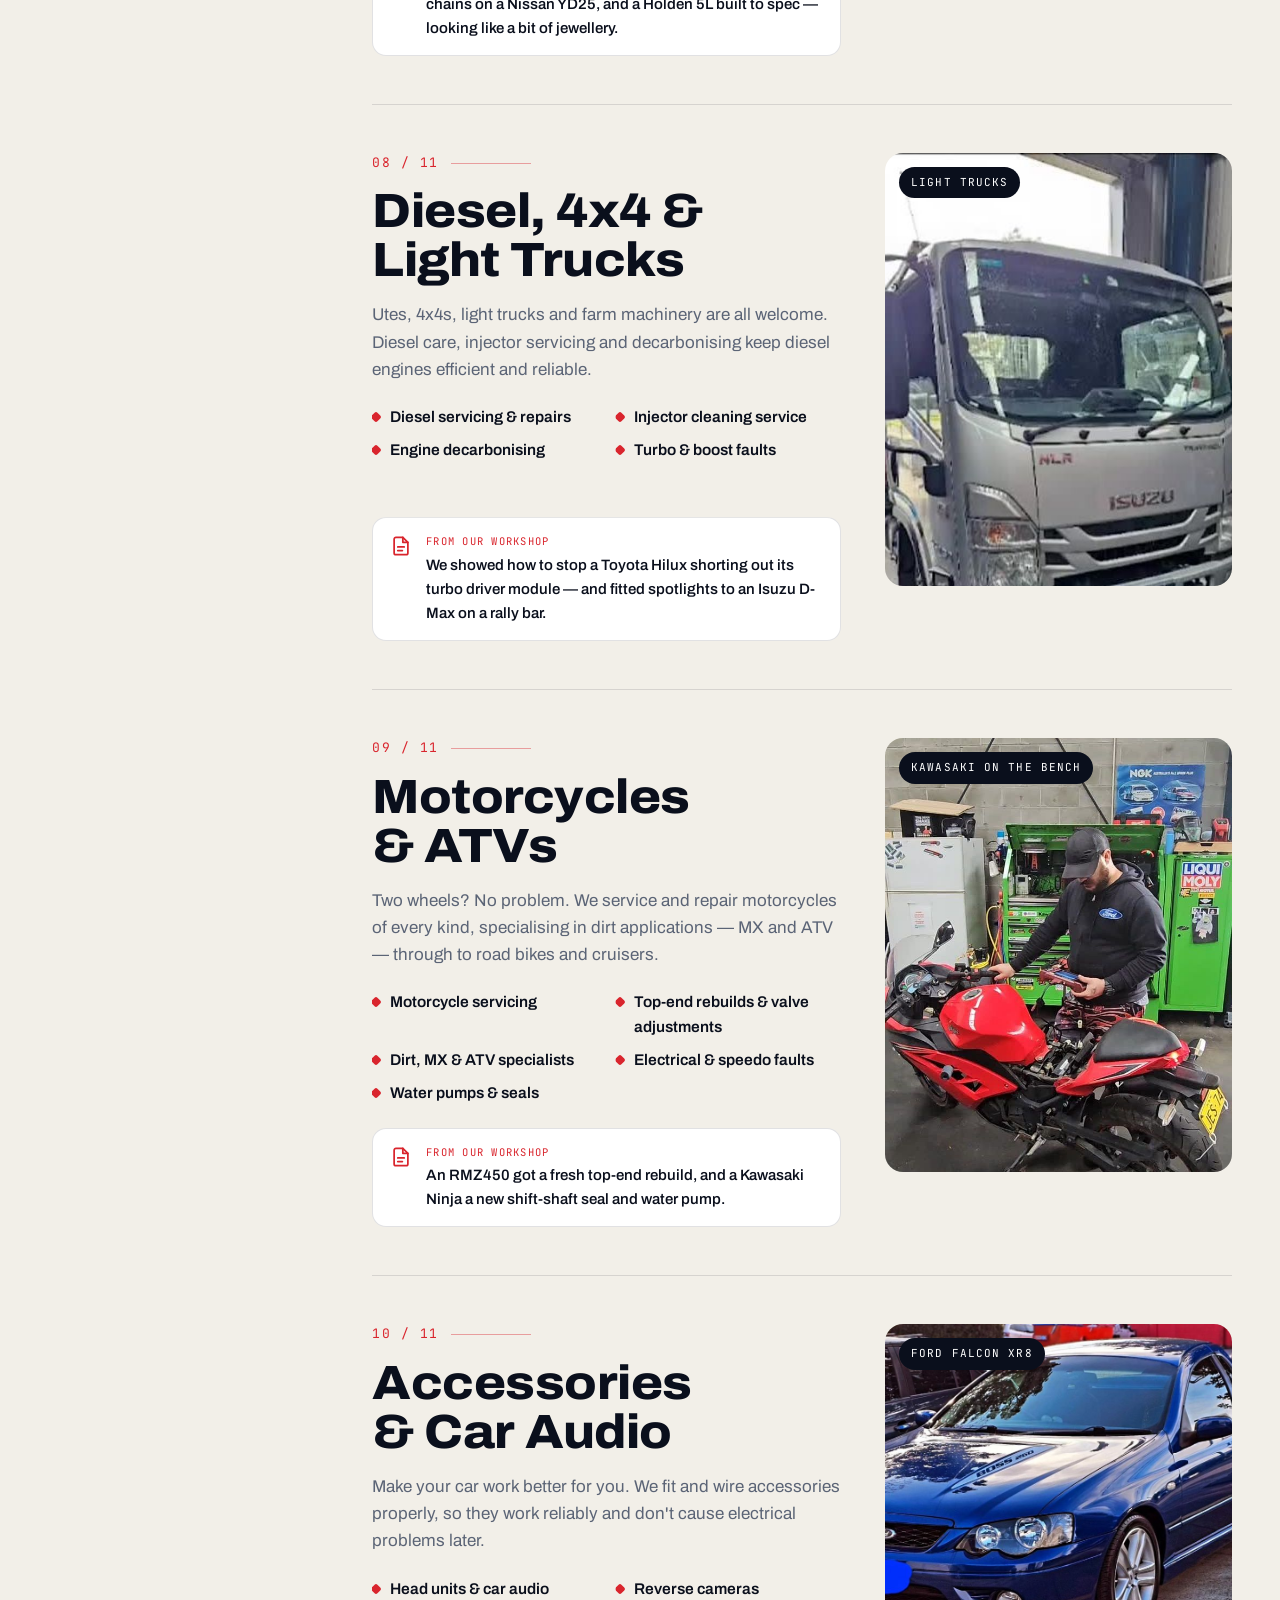
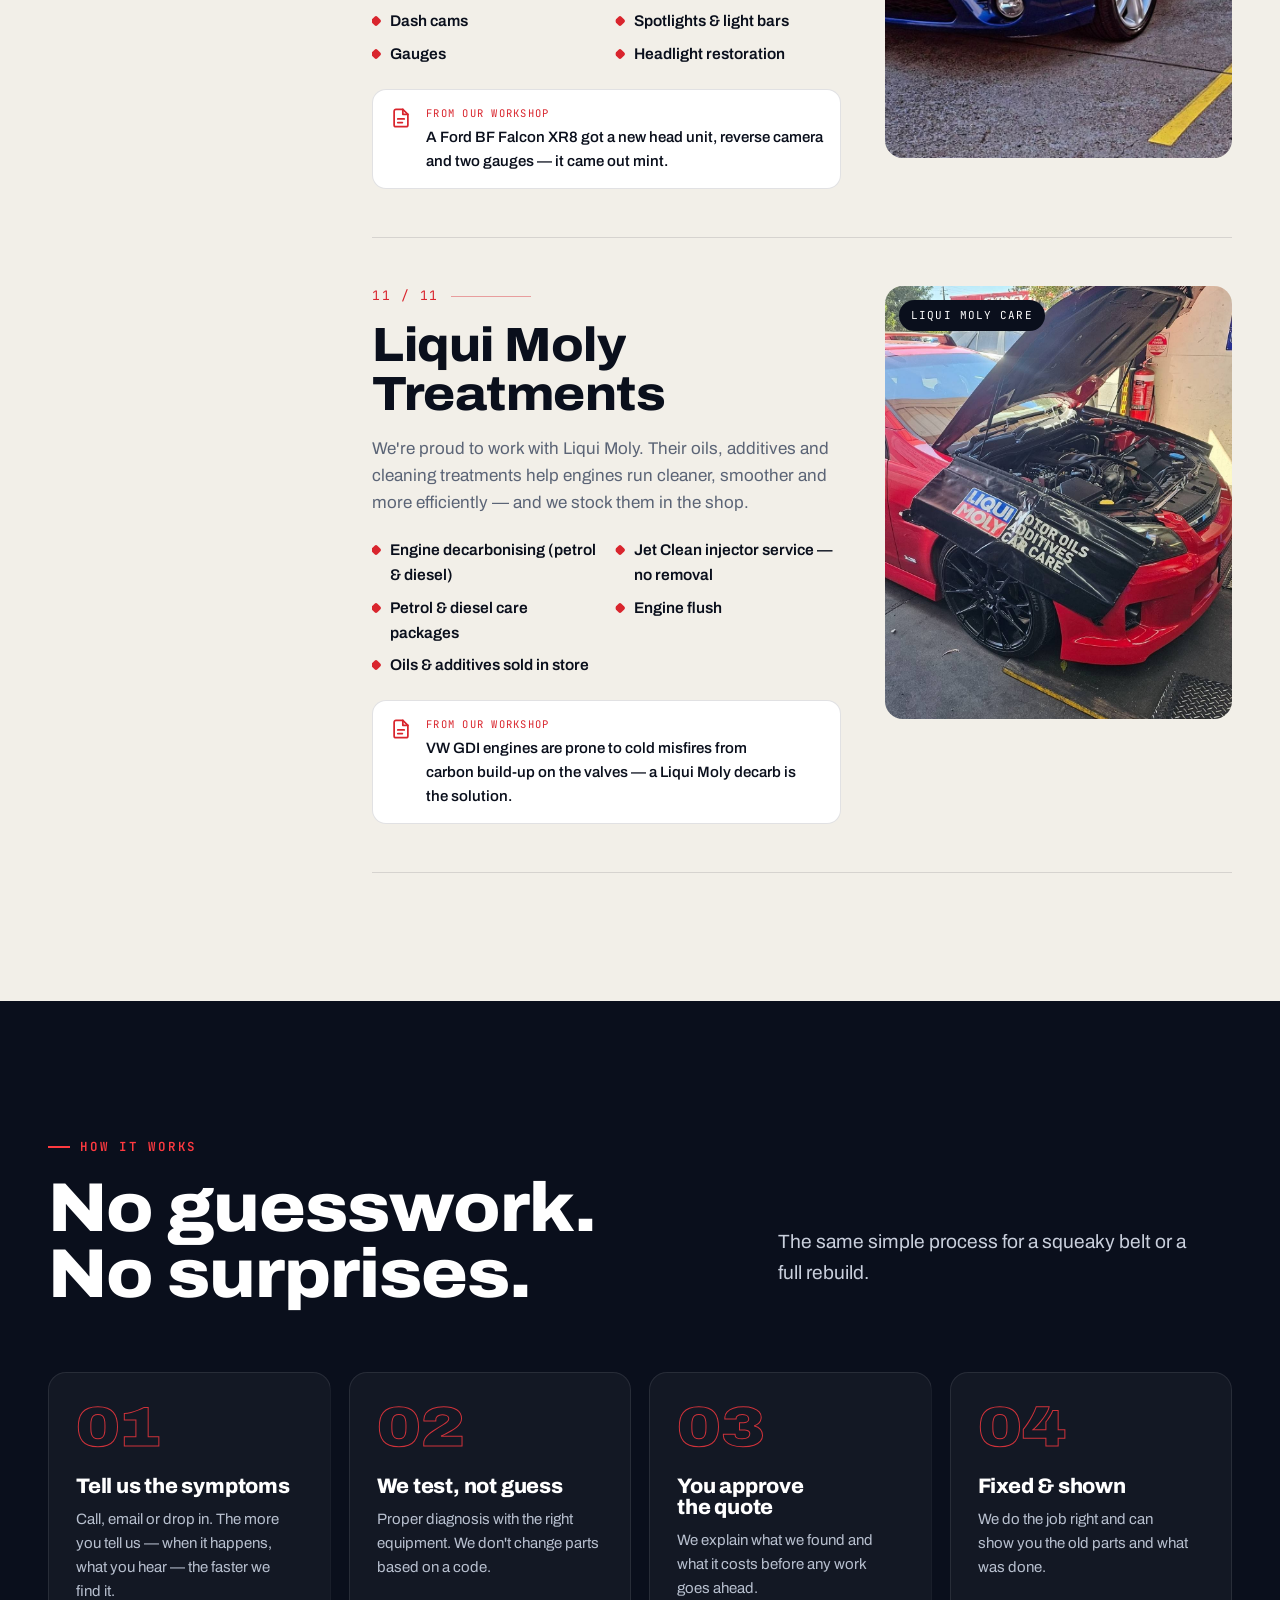
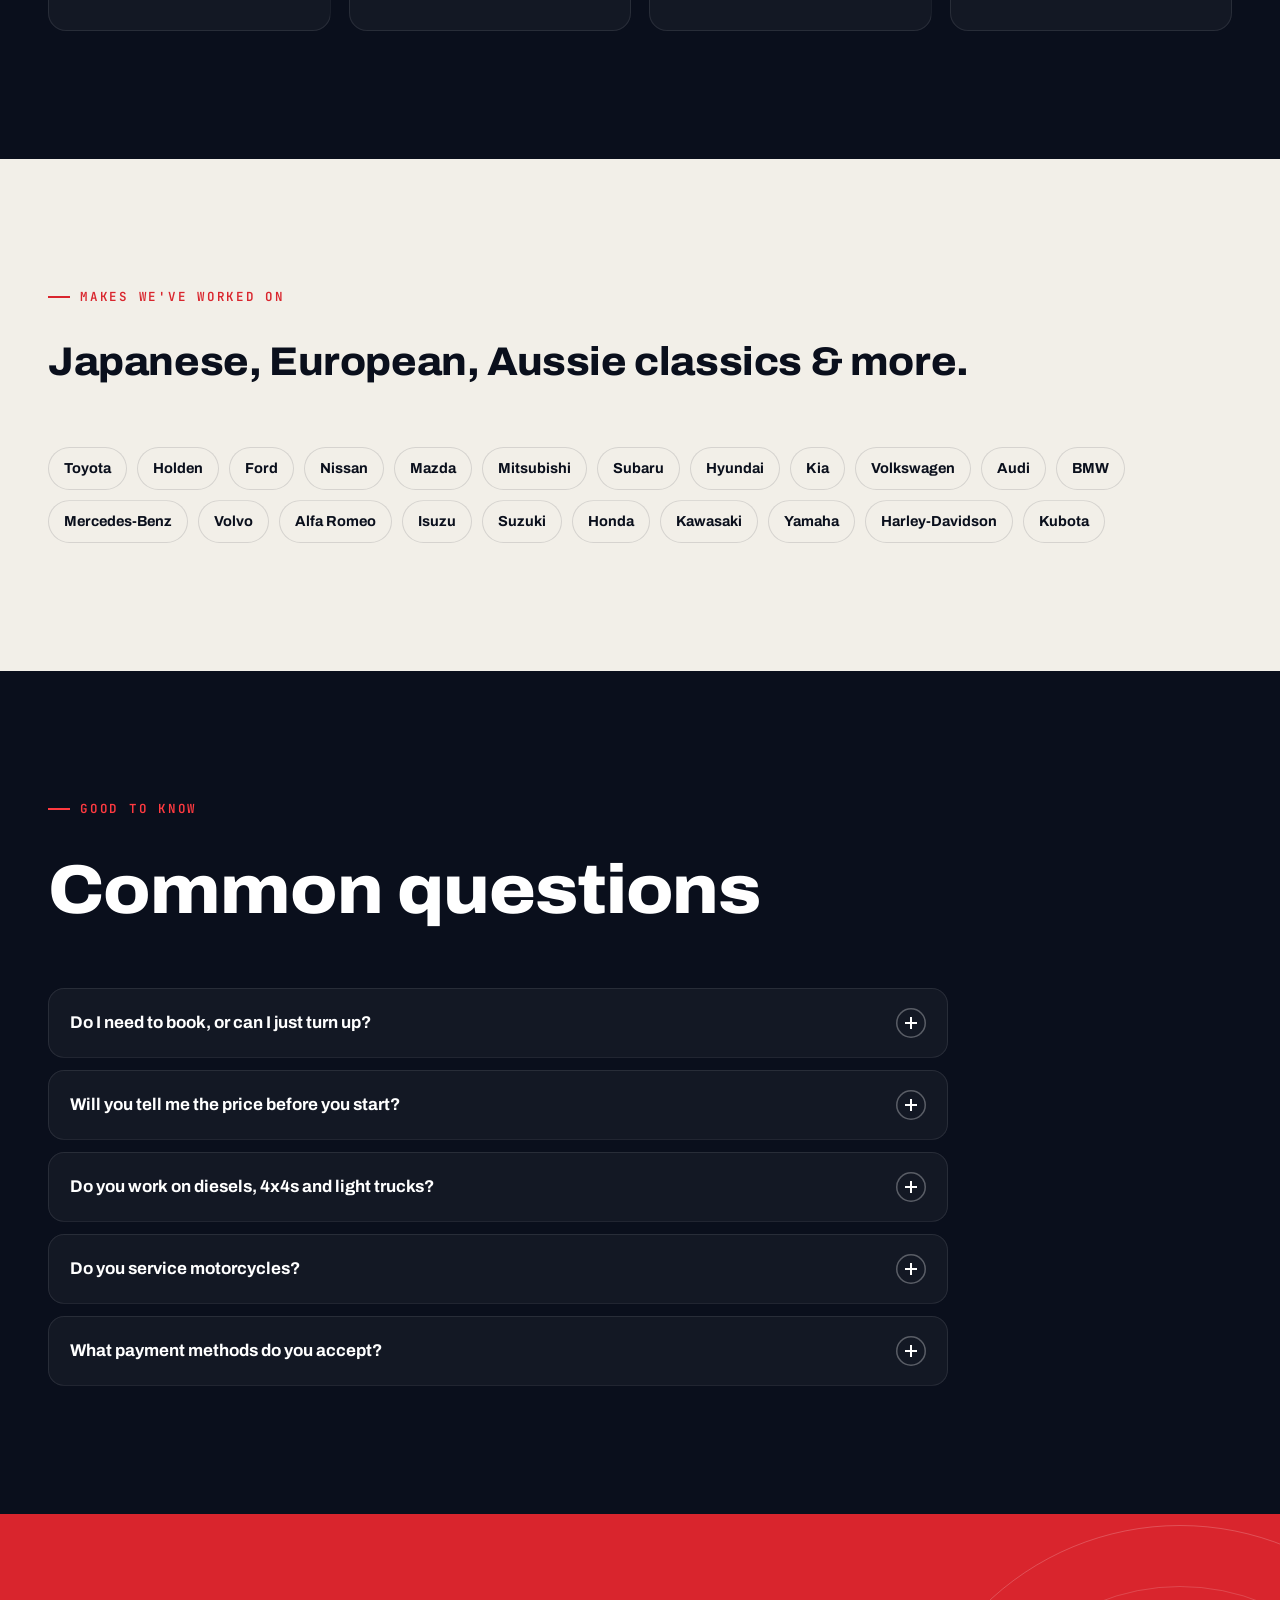
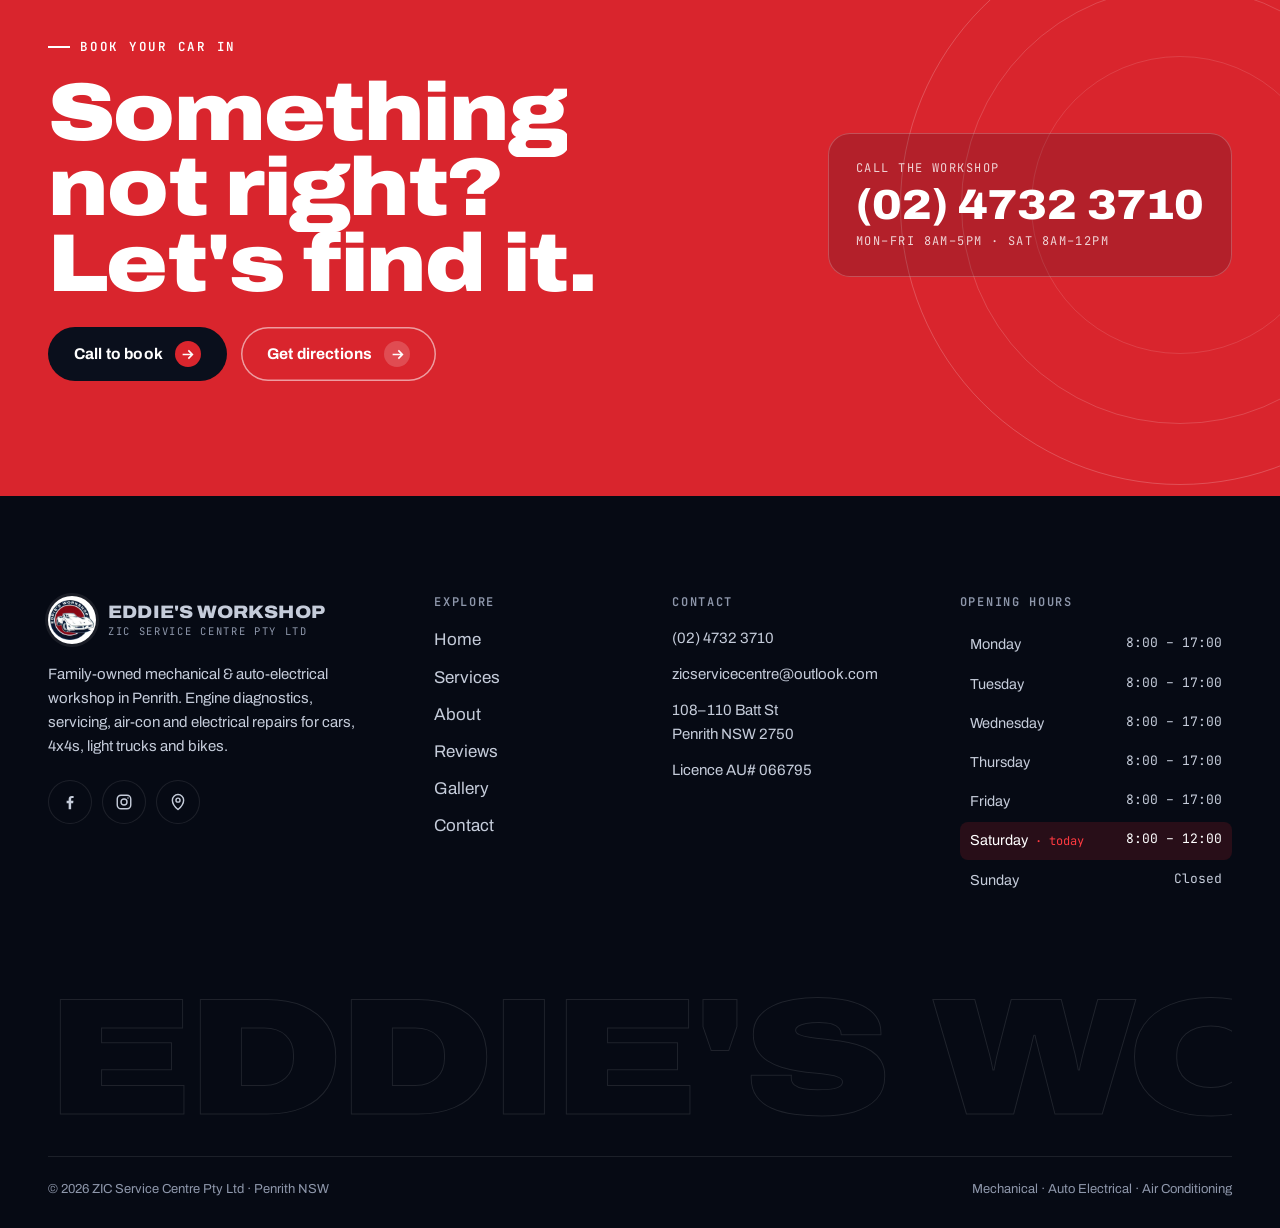
<file: services.html>
<!doctype html>
<html lang="en-AU" class="no-js">
<head>
<script src="site-safety.js"></script>
<meta charset="utf-8">
<meta name="viewport" content="width=device-width, initial-scale=1, viewport-fit=cover">
<title>Services | Eddie's Workshop — Diagnostics, Auto Electrical, A/C · Penrith</title>
<meta name="description" content="Engine diagnostics, auto electrical, air conditioning, logbook servicing, pink slips, brakes, engine rebuilds, diesel & 4x4, motorcycles and accessories in Penrith NSW.">
<meta name="robots" content="noindex, nofollow">
<meta name="theme-color" content="#0a0f1c">

<meta property="og:type" content="website">
<meta property="og:site_name" content="Eddie's Workshop — ZIC Service Centre">
<meta property="og:title" content="Services | Eddie's Workshop — Diagnostics, Auto Electrical, A/C · Penrith">
<meta property="og:description" content="Engine diagnostics, auto electrical, air conditioning, logbook servicing, pink slips, brakes, engine rebuilds, diesel & 4x4, motorcycles and accessories in Penrith NSW.">

<meta property="og:image" content="https://konkos-design.github.io/eddies-workshop/img/og-image.jpg">
<meta property="og:image:secure_url" content="https://konkos-design.github.io/eddies-workshop/img/og-image.jpg">
<meta property="og:image:type" content="image/jpeg">
<meta property="og:image:width" content="1200">
<meta property="og:image:height" content="630">
<meta property="og:image:alt" content="Eddie's Workshop — mechanical &amp; auto electrical repairs in Penrith NSW">
<meta property="og:locale" content="en_AU">
<meta name="twitter:card" content="summary_large_image">
<meta name="twitter:title" content="Services | Eddie's Workshop — Diagnostics, Auto Electrical, A/C · Penrith">
<meta name="twitter:description" content="Engine diagnostics, auto electrical, air conditioning, logbook servicing, pink slips, brakes, engine rebuilds, diesel & 4x4, motorcycles and accessories in Penrith NSW.">
<meta name="twitter:image" content="https://konkos-design.github.io/eddies-workshop/img/og-image.jpg">
<link rel="icon" type="image/png" href="img/favicon.png">
<link rel="apple-touch-icon" href="img/apple-touch-icon.png">
<link rel="preload" href="fonts/archivo.woff2" as="font" type="font/woff2" crossorigin>
<link rel="stylesheet" href="css/style.css">
<script type="application/ld+json">{"@context":"https://schema.org","@type":"AutoRepair","name":"Eddie's Workshop (ZIC Service Centre Pty Ltd)","image":"https://konkos-design.github.io/eddies-workshop/img/og-image.jpg","telephone":"+61 2 4732 3710","email":"zicservicecentre@outlook.com","address":{"@type":"PostalAddress","streetAddress":"108–110 Batt St","addressLocality":"Penrith","addressRegion":"NSW","postalCode":"2750","addressCountry":"AU"},"geo":{"@type":"GeoCoordinates","latitude":-33.7682693,"longitude":150.6824889},"openingHoursSpecification":[{"@type":"OpeningHoursSpecification","dayOfWeek":["Monday","Tuesday","Wednesday","Thursday","Friday"],"opens":"08:00","closes":"17:00"},{"@type":"OpeningHoursSpecification","dayOfWeek":"Saturday","opens":"08:00","closes":"12:00"}],"aggregateRating":{"@type":"AggregateRating","ratingValue":"4.9","reviewCount":"123"},"sameAs":["https://www.facebook.com/p/Eddies-Workshop-100057396071904/","https://www.instagram.com/zicservicecentre_penrith/"]}</script>
<link rel="canonical" href="https://konkos-design.github.io/eddies-workshop/services.html">
<meta property="og:url" content="https://konkos-design.github.io/eddies-workshop/services.html">
<link rel="stylesheet" href="site-safety.css">
</head>
<body>
<a class="skip" href="#main">Skip to content</a>
<div class="progress" aria-hidden="true"></div>
<header class="hdr">
  <div class="wrap hdr__in">
    <a class="brand" href="index.html" aria-label="Eddie's Workshop — home">
      <span class="brand__badge"><img src="img/logo-256.png" alt="" width="44" height="44"></span>
      <span class="brand__txt"><span class="brand__name">EDDIE'S WORKSHOP</span><span class="brand__sub">ZIC Service Centre</span></span>
    </a>
    <nav class="nav" aria-label="Main"><ul class="nav__list"><li><a class="nav__a" href="index.html">Home</a></li><li><a class="nav__a" href="services.html" aria-current="page">Services</a></li><li><a class="nav__a" href="about.html">About</a></li><li><a class="nav__a" href="reviews.html">Reviews</a></li><li><a class="nav__a" href="gallery.html">Gallery</a></li><li><a class="nav__a" href="contact.html">Contact</a></li></ul></nav>
    <div class="hdr__cta">
      <a class="btn btn--sm" href="tel:+61247323710">Call (02) 4732 3710<span class="arr"><svg viewBox="0 0 16 16" fill="none" stroke="currentColor" stroke-width="2"><path d="M2 8h12M9 3l5 5-5 5"/></svg><svg viewBox="0 0 16 16" fill="none" stroke="currentColor" stroke-width="2"><path d="M2 8h12M9 3l5 5-5 5"/></svg></span></a>
    </div>
    <button class="burger" type="button" aria-label="Open menu" aria-expanded="false" aria-controls="mnav"><i><span></span><span></span><span></span></i></button>
  </div>
</header>
<div class="mnav" id="mnav">
  <ul class="mnav__list"><li><a class="mnav__a" href="index.html"><small>01</small>Home</a></li><li><a class="mnav__a" href="services.html" aria-current="page"><small>02</small>Services</a></li><li><a class="mnav__a" href="about.html"><small>03</small>About</a></li><li><a class="mnav__a" href="reviews.html"><small>04</small>Reviews</a></li><li><a class="mnav__a" href="gallery.html"><small>05</small>Gallery</a></li><li><a class="mnav__a" href="contact.html"><small>06</small>Contact</a></li></ul>
  <div class="mnav__foot">
    <span class="status"><span class="status__dot"></span><span class="status__txt">Mon–Fri 8–5 · Sat 8–12</span></span>
    <a class="btn " href="tel:+61247323710">Call (02) 4732 3710<span class="arr"><svg viewBox="0 0 16 16" fill="none" stroke="currentColor" stroke-width="2"><path d="M2 8h12M9 3l5 5-5 5"/></svg><svg viewBox="0 0 16 16" fill="none" stroke="currentColor" stroke-width="2"><path d="M2 8h12M9 3l5 5-5 5"/></svg></span></a>
    <div class="mnav__meta">108–110 Batt St, Penrith NSW 2750<br>zicservicecentre<wbr>@outlook.com</div>
  </div>
</div>
<main id="main">
<section class="phero">
  <div class="grid-bg" aria-hidden="true"></div>
  <div class="phero__big" aria-hidden="true">SERVICES</div>
  <div class="wrap" style="position:relative">
    <nav class="crumbs" aria-label="Breadcrumb" data-reveal="up"><a href="index.html">Home</a><span>/</span>Services</nav>
    <span class="kicker" data-reveal="up" data-delay=".05">11 ways we keep you moving</span>
    <h1 class="h-xl phero__title" data-split style="margin-top:18px">Every service, <span class="accent">done properly.</span></h1>
    <p class="lead" data-reveal="up" data-delay=".25">Engine and electrical are our specialty — but we're a one-stop shop. Here's everything we do at Eddie's Workshop, with real jobs from our own bays.</p>
  </div>
  <svg class="phero__wave" viewBox="0 0 1440 80" preserveAspectRatio="none" aria-hidden="true"><path d="M0 40 L120 40 L140 10 L160 70 L180 40 L320 40 L332 22 L344 58 L356 40 L520 40 L540 6 L560 74 L580 40 L760 40 L772 24 L784 56 L796 40 L960 40 L980 12 L1000 68 L1020 40 L1180 40 L1192 26 L1204 54 L1216 40 L1440 40"/></svg>
</section>

<section class="section section--paper" style="padding-top:clamp(40px,6vw,80px)">
  <div class="wrap">
    <div class="svc-layout">
      <nav class="svc-index" aria-label="Services list"><ol><li><a href="#diagnostics"><small>01</small>Engine Diagnostics</a></li><li><a href="#electrical"><small>02</small>Auto Electrical</a></li><li><a href="#aircon"><small>03</small>Air Conditioning</a></li><li><a href="#servicing"><small>04</small>Logbook &amp; General Servicing</a></li><li><a href="#safety"><small>05</small>Safety &amp; Rego Checks</a></li><li><a href="#brakes"><small>06</small>Brakes, Steering &amp; Suspension</a></li><li><a href="#engine"><small>07</small>Engine Repairs &amp; Rebuilds</a></li><li><a href="#diesel"><small>08</small>Diesel, 4x4 &amp; Light Trucks</a></li><li><a href="#bikes"><small>09</small>Motorcycles &amp; ATVs</a></li><li><a href="#accessories"><small>10</small>Accessories &amp; Car Audio</a></li><li><a href="#treatments"><small>11</small>Liqui Moly Treatments</a></li></ol></nav>
      <div><article class="svc-block" id="diagnostics">
  <div>
    <div class="svc-block__num" data-reveal="up">01 / 11</div>
    <h2 data-split>Engine Diagnostics</h2>
    <p data-reveal="up" data-delay=".15">Diagnostics is what we're known for. A fault code tells you where to start looking — not what to replace. We use scan tools, live data, oscilloscopes and pressure testing to find the real cause, so you don't pay for parts you didn't need.</p>
    <ul class="inc" data-stagger=".04"><li>Check-engine &amp; warning lights</li><li>Misfires &amp; rough running</li><li>Loss of power / limp mode</li><li>In-cylinder pressure testing</li><li>Intermittent &amp; hard-to-find faults</li><li>Second opinions on other quotes</li></ul>
    <div class="casefile" data-reveal="up"><span><svg viewBox="0 0 24 24" fill="none" stroke="currentColor" stroke-width="1.9" stroke-linecap="round" stroke-linejoin="round"><path d="M14 2.5H6.5a2 2 0 0 0-2 2v15a2 2 0 0 0 2 2h11a2 2 0 0 0 2-2V8z"/><path d="M14 2.5V8h5.5M8.5 13h7M8.5 17h5"/></svg></span><div><small>From our workshop</small><p>A Holden Captiva came in with oil getting into the coolant — we diagnosed it thoroughly before touching a part.</p></div></div>
  </div>
  <figure class="svc-block__media" data-reveal="clip" style="margin:0"><img src="img/pico-scope.jpg" alt="PicoScope testing at Eddie's Workshop" loading="lazy" width="640" height="800"><span class="tag">PicoScope testing</span></figure>
</article>
<article class="svc-block" id="electrical">
  <div>
    <div class="svc-block__num" data-reveal="up">02 / 11</div>
    <h2 data-split>Auto Electrical</h2>
    <p data-reveal="up" data-delay=".15">We're fully qualified auto electricians. From a single broken wire to a full vehicle rewire, we trace electrical faults methodically — including CAN-bus networks, airbag, ABS and sensor circuits.</p>
    <ul class="inc" data-stagger=".04"><li>Wiring &amp; harness repairs</li><li>Full vehicle rewires</li><li>CAN-bus diagnostics</li><li>Airbag, ABS &amp; sensor faults</li><li>Alternators &amp; starter motors</li><li>Battery testing (carbon-pile load test)</li></ul>
    <div class="casefile" data-reveal="up"><span><svg viewBox="0 0 24 24" fill="none" stroke="currentColor" stroke-width="1.9" stroke-linecap="round" stroke-linejoin="round"><path d="M14 2.5H6.5a2 2 0 0 0-2 2v15a2 2 0 0 0 2 2h11a2 2 0 0 0 2-2V8z"/><path d="M14 2.5V8h5.5M8.5 13h7M8.5 17h5"/></svg></span><div><small>From our workshop</small><p>A Toyota Hilux had an open circuit on the driver's knee airbag — diagnosed and fixed. We also rewired an old Toyota 700 from scratch.</p></div></div>
  </div>
  <figure class="svc-block__media" data-reveal="clip" style="margin:0"><img src="img/diag-laptop.jpg" alt="Electrical diagnosis at Eddie's Workshop" loading="lazy" width="640" height="800"><span class="tag">Electrical diagnosis</span></figure>
</article>
<article class="svc-block" id="aircon">
  <div>
    <div class="svc-block__num" data-reveal="up">03 / 11</div>
    <h2 data-split>Air Conditioning</h2>
    <p data-reveal="up" data-delay=".15">Warm air on a Western Sydney summer day is no fun. We test the whole system to find out why — low gas, leaks, a blocked condenser or a failed compressor — then fix it properly.</p>
    <ul class="inc" data-stagger=".04"><li>A/C performance testing</li><li>Regas &amp; leak detection</li><li>Compressor &amp; condenser replacement</li><li>Blower &amp; electrical faults</li><li>Cabin filter replacement</li></ul>
    <div class="casefile" data-reveal="up"><span><svg viewBox="0 0 24 24" fill="none" stroke="currentColor" stroke-width="1.9" stroke-linecap="round" stroke-linejoin="round"><path d="M14 2.5H6.5a2 2 0 0 0-2 2v15a2 2 0 0 0 2 2h11a2 2 0 0 0 2-2V8z"/><path d="M14 2.5V8h5.5M8.5 13h7M8.5 17h5"/></svg></span><div><small>From our workshop</small><p>A customer's 2004 Suzuki had a faulty pump and a blocked condenser — the A/C is now working better than when it was new.</p></div></div>
  </div>
  <figure class="svc-block__media" data-reveal="clip" style="margin:0"><img src="img/mazda-bay.jpg" alt="Under the bonnet at Eddie's Workshop" loading="lazy" width="640" height="800"><span class="tag">Under the bonnet</span></figure>
</article>
<article class="svc-block" id="servicing">
  <div>
    <div class="svc-block__num" data-reveal="up">04 / 11</div>
    <h2 data-split>Logbook &amp; General Servicing</h2>
    <p data-reveal="up" data-delay=".15">Regular servicing is the cheapest insurance for your car. We carry out log book, new car and general services on petrol, diesel, hybrid and EV vehicles using quality parts and Liqui Moly oils.</p>
    <ul class="inc" data-stagger=".04"><li>Log book &amp; new car servicing</li><li>Oil, filters &amp; fluids</li><li>Hybrid &amp; EV servicing</li><li>Pre-purchase inspections</li><li>Overdue-service recovery packages</li></ul>
    <div class="casefile" data-reveal="up"><span><svg viewBox="0 0 24 24" fill="none" stroke="currentColor" stroke-width="1.9" stroke-linecap="round" stroke-linejoin="round"><path d="M14 2.5H6.5a2 2 0 0 0-2 2v15a2 2 0 0 0 2 2h11a2 2 0 0 0 2-2V8z"/><path d="M14 2.5V8h5.5M8.5 13h7M8.5 17h5"/></svg></span><div><small>From our workshop</small><p>Our apprentice carried out a service on a car that was 15,000 km overdue — with a tailored Liqui Moly package to clean it up inside.</p></div></div>
  </div>
  <figure class="svc-block__media" data-reveal="clip" style="margin:0"><img src="img/decarb.jpg" alt="Servicing at Eddie's Workshop" loading="lazy" width="640" height="800"><span class="tag">Servicing</span></figure>
</article>
<article class="svc-block" id="safety">
  <div>
    <div class="svc-block__num" data-reveal="up">05 / 11</div>
    <h2 data-split>Safety &amp; Rego Checks</h2>
    <p data-reveal="up" data-delay=".15">Need a pink slip or a rego check? Customers regularly tell us how quickly we get them through — even on busy days. We check cars, utes and trailers, including camper trailers.</p>
    <ul class="inc" data-stagger=".04"><li>Pink slip safety checks</li><li>Rego inspections</li><li>Trailer &amp; camper trailer checks</li><li>Pre-trip safety inspections</li></ul>
    <div class="casefile" data-reveal="up"><span><svg viewBox="0 0 24 24" fill="none" stroke="currentColor" stroke-width="1.9" stroke-linecap="round" stroke-linejoin="round"><path d="M14 2.5H6.5a2 2 0 0 0-2 2v15a2 2 0 0 0 2 2h11a2 2 0 0 0 2-2V8z"/><path d="M14 2.5V8h5.5M8.5 13h7M8.5 17h5"/></svg></span><div><small>From our workshop</small><p>“Took my car in for a pink slip this morning… super quick even while being very busy.” — Mitchell, Google review</p></div></div>
  </div>
  <figure class="svc-block__media" data-reveal="clip" style="margin:0"><img src="img/hoist-car.jpg" alt="On the hoist at Eddie's Workshop" loading="lazy" width="640" height="800"><span class="tag">On the hoist</span></figure>
</article>
<article class="svc-block" id="brakes">
  <div>
    <div class="svc-block__num" data-reveal="up">06 / 11</div>
    <h2 data-split>Brakes, Steering &amp; Suspension</h2>
    <p data-reveal="up" data-delay=".15">Stopping and steering matter most. With every brake pad replacement we recommend machining the rotors for optimum braking — and we do it in-house.</p>
    <ul class="inc" data-stagger=".04"><li>Brake pads &amp; rotors</li><li>In-house rotor machining</li><li>Shocks &amp; struts</li><li>Steering &amp; tie-rod ends</li><li>Control arms &amp; bushes</li><li>Wheel bearings</li></ul>
    <div class="casefile" data-reveal="up"><span><svg viewBox="0 0 24 24" fill="none" stroke="currentColor" stroke-width="1.9" stroke-linecap="round" stroke-linejoin="round"><path d="M14 2.5H6.5a2 2 0 0 0-2 2v15a2 2 0 0 0 2 2h11a2 2 0 0 0 2-2V8z"/><path d="M14 2.5V8h5.5M8.5 13h7M8.5 17h5"/></svg></span><div><small>From our workshop</small><p>A Mercedes-Benz got the works — Brembo pads and rotors. Safe to say it isn't going to have problems stopping.</p></div></div>
  </div>
  <figure class="svc-block__media" data-reveal="clip" style="margin:0"><img src="img/brake-dial.jpg" alt="Rotor run-out check at Eddie's Workshop" loading="lazy" width="640" height="800"><span class="tag">Rotor run-out check</span></figure>
</article>
<article class="svc-block" id="engine">
  <div>
    <div class="svc-block__num" data-reveal="up">07 / 11</div>
    <h2 data-split>Engine Repairs &amp; Rebuilds</h2>
    <p data-reveal="up" data-delay=".15">We don't shy away from the bigger jobs. Timing chains, oil leaks, top-end overhauls and complete rebuilds — finished with cleaned and painted parts so you can see the care that went in.</p>
    <ul class="inc" data-stagger=".04"><li>Timing belts &amp; chains</li><li>Oil leaks &amp; gaskets</li><li>Top-end overhauls</li><li>Full engine rebuilds</li><li>Water pumps &amp; cooling systems</li><li>Clutch replacement</li></ul>
    <div class="casefile" data-reveal="up"><span><svg viewBox="0 0 24 24" fill="none" stroke="currentColor" stroke-width="1.9" stroke-linecap="round" stroke-linejoin="round"><path d="M14 2.5H6.5a2 2 0 0 0-2 2v15a2 2 0 0 0 2 2h11a2 2 0 0 0 2-2V8z"/><path d="M14 2.5V8h5.5M8.5 13h7M8.5 17h5"/></svg></span><div><small>From our workshop</small><p>Recent work includes a top-end overhaul and timing chains on a Nissan YD25, and a Holden 5L built to spec — looking like a bit of jewellery.</p></div></div>
  </div>
  <figure class="svc-block__media" data-reveal="clip" style="margin:0"><img src="img/holden-5l.jpg" alt="Holden 5L build at Eddie's Workshop" loading="lazy" width="640" height="800"><span class="tag">Holden 5L build</span></figure>
</article>
<article class="svc-block" id="diesel">
  <div>
    <div class="svc-block__num" data-reveal="up">08 / 11</div>
    <h2 data-split>Diesel, 4x4 &amp; Light Trucks</h2>
    <p data-reveal="up" data-delay=".15">Utes, 4x4s, light trucks and farm machinery are all welcome. Diesel care, injector servicing and decarbonising keep diesel engines efficient and reliable.</p>
    <ul class="inc" data-stagger=".04"><li>Diesel servicing &amp; repairs</li><li>Injector cleaning service</li><li>Engine decarbonising</li><li>Turbo &amp; boost faults</li><li>Light trucks (e.g. Isuzu)</li><li>Tractors &amp; farm machinery</li></ul>
    <div class="casefile" data-reveal="up"><span><svg viewBox="0 0 24 24" fill="none" stroke="currentColor" stroke-width="1.9" stroke-linecap="round" stroke-linejoin="round"><path d="M14 2.5H6.5a2 2 0 0 0-2 2v15a2 2 0 0 0 2 2h11a2 2 0 0 0 2-2V8z"/><path d="M14 2.5V8h5.5M8.5 13h7M8.5 17h5"/></svg></span><div><small>From our workshop</small><p>We showed how to stop a Toyota Hilux shorting out its turbo driver module — and fitted spotlights to an Isuzu D-Max on a rally bar.</p></div></div>
  </div>
  <figure class="svc-block__media" data-reveal="clip" style="margin:0"><img src="img/isuzu-truck.jpg" alt="Light trucks at Eddie's Workshop" loading="lazy" width="640" height="800"><span class="tag">Light trucks</span></figure>
</article>
<article class="svc-block" id="bikes">
  <div>
    <div class="svc-block__num" data-reveal="up">09 / 11</div>
    <h2 data-split>Motorcycles &amp; ATVs</h2>
    <p data-reveal="up" data-delay=".15">Two wheels? No problem. We service and repair motorcycles of every kind, specialising in dirt applications — MX and ATV — through to road bikes and cruisers.</p>
    <ul class="inc" data-stagger=".04"><li>Motorcycle servicing</li><li>Top-end rebuilds &amp; valve adjustments</li><li>Dirt, MX &amp; ATV specialists</li><li>Electrical &amp; speedo faults</li><li>Water pumps &amp; seals</li></ul>
    <div class="casefile" data-reveal="up"><span><svg viewBox="0 0 24 24" fill="none" stroke="currentColor" stroke-width="1.9" stroke-linecap="round" stroke-linejoin="round"><path d="M14 2.5H6.5a2 2 0 0 0-2 2v15a2 2 0 0 0 2 2h11a2 2 0 0 0 2-2V8z"/><path d="M14 2.5V8h5.5M8.5 13h7M8.5 17h5"/></svg></span><div><small>From our workshop</small><p>An RMZ450 got a fresh top-end rebuild, and a Kawasaki Ninja a new shift-shaft seal and water pump.</p></div></div>
  </div>
  <figure class="svc-block__media" data-reveal="clip" style="margin:0"><img src="img/kawasaki.jpg" alt="Kawasaki on the bench at Eddie's Workshop" loading="lazy" width="640" height="800"><span class="tag">Kawasaki on the bench</span></figure>
</article>
<article class="svc-block" id="accessories">
  <div>
    <div class="svc-block__num" data-reveal="up">10 / 11</div>
    <h2 data-split>Accessories &amp; Car Audio</h2>
    <p data-reveal="up" data-delay=".15">Make your car work better for you. We fit and wire accessories properly, so they work reliably and don't cause electrical problems later.</p>
    <ul class="inc" data-stagger=".04"><li>Head units &amp; car audio</li><li>Reverse cameras</li><li>Dash cams</li><li>Spotlights &amp; light bars</li><li>Gauges</li><li>Headlight restoration</li></ul>
    <div class="casefile" data-reveal="up"><span><svg viewBox="0 0 24 24" fill="none" stroke="currentColor" stroke-width="1.9" stroke-linecap="round" stroke-linejoin="round"><path d="M14 2.5H6.5a2 2 0 0 0-2 2v15a2 2 0 0 0 2 2h11a2 2 0 0 0 2-2V8z"/><path d="M14 2.5V8h5.5M8.5 13h7M8.5 17h5"/></svg></span><div><small>From our workshop</small><p>A Ford BF Falcon XR8 got a new head unit, reverse camera and two gauges — it came out mint.</p></div></div>
  </div>
  <figure class="svc-block__media" data-reveal="clip" style="margin:0"><img src="img/falcon-xr8.jpg" alt="Ford Falcon XR8 at Eddie's Workshop" loading="lazy" width="640" height="800"><span class="tag">Ford Falcon XR8</span></figure>
</article>
<article class="svc-block" id="treatments">
  <div>
    <div class="svc-block__num" data-reveal="up">11 / 11</div>
    <h2 data-split>Liqui Moly Treatments</h2>
    <p data-reveal="up" data-delay=".15">We're proud to work with Liqui Moly. Their oils, additives and cleaning treatments help engines run cleaner, smoother and more efficiently — and we stock them in the shop.</p>
    <ul class="inc" data-stagger=".04"><li>Engine decarbonising (petrol &amp; diesel)</li><li>Jet Clean injector service — no removal</li><li>Petrol &amp; diesel care packages</li><li>Engine flush</li><li>Oils &amp; additives sold in store</li></ul>
    <div class="casefile" data-reveal="up"><span><svg viewBox="0 0 24 24" fill="none" stroke="currentColor" stroke-width="1.9" stroke-linecap="round" stroke-linejoin="round"><path d="M14 2.5H6.5a2 2 0 0 0-2 2v15a2 2 0 0 0 2 2h11a2 2 0 0 0 2-2V8z"/><path d="M14 2.5V8h5.5M8.5 13h7M8.5 17h5"/></svg></span><div><small>From our workshop</small><p>VW GDI engines are prone to cold misfires from carbon build-up on the valves — a Liqui Moly decarb is the solution.</p></div></div>
  </div>
  <figure class="svc-block__media" data-reveal="clip" style="margin:0"><img src="img/red-car.jpg" alt="Liqui Moly care at Eddie's Workshop" loading="lazy" width="640" height="800"><span class="tag">Liqui Moly care</span></figure>
</article>
</div>
    </div>
  </div>
</section>

<section class="section">
  <div class="wrap">
    <div class="sec-head sec-head--split">
      <div><span class="kicker" data-reveal="up">How it works</span><h2 class="h-lg" data-split style="margin-top:18px">No guesswork. No surprises.</h2></div>
      <p class="lead" data-reveal="up" data-delay=".15">The same simple process for a squeaky belt or a full rebuild.</p>
    </div>
    <div class="steps" data-stagger=".08">
      <div class="step"><h3>Tell us the symptoms</h3><p>Call, email or drop in. The more you tell us — when it happens, what you hear — the faster we find it.</p></div>
      <div class="step"><h3>We test, not guess</h3><p>Proper diagnosis with the right equipment. We don't change parts based on a code.</p></div>
      <div class="step"><h3>You approve the quote</h3><p>We explain what we found and what it costs before any work goes ahead.</p></div>
      <div class="step"><h3>Fixed &amp; shown</h3><p>We do the job right and can show you the old parts and what was done.</p></div>
    </div>
  </div>
</section>

<section class="section section--paper">
  <div class="wrap">
    <div class="sec-head"><span class="kicker" data-reveal="up">Makes we've worked on</span><h2 class="h-md" data-split style="margin-top:14px">Japanese, European, Aussie classics &amp; more.</h2></div>
    <div class="brands" data-stagger=".025"><span>Toyota</span><span>Holden</span><span>Ford</span><span>Nissan</span><span>Mazda</span><span>Mitsubishi</span><span>Subaru</span><span>Hyundai</span><span>Kia</span><span>Volkswagen</span><span>Audi</span><span>BMW</span><span>Mercedes-Benz</span><span>Volvo</span><span>Alfa Romeo</span><span>Isuzu</span><span>Suzuki</span><span>Honda</span><span>Kawasaki</span><span>Yamaha</span><span>Harley-Davidson</span><span>Kubota</span></div>
  </div>
</section>

<section class="section">
  <div class="wrap">
    <div class="sec-head"><span class="kicker" data-reveal="up">Good to know</span><h2 class="h-lg" data-split style="margin-top:18px">Common questions</h2></div>
    <div class="faq" data-stagger=".06">
      <details><summary>Do I need to book, or can I just turn up?<i></i></summary><div class="ans"><p>Booking is best so we can plan your job, but we always try to help when you're stuck — plenty of our customers have been fitted in the same day, including Saturday mornings. Call <a href="tel:+61247323710" style="color:#fff;text-decoration:underline">(02) 4732 3710</a> first.</p></div></details>
      <details><summary>Will you tell me the price before you start?<i></i></summary><div class="ans"><p>Yes. We diagnose the problem, explain what we found and give you a quote for approval before any repair work goes ahead.</p></div></details>
      <details><summary>Do you work on diesels, 4x4s and light trucks?<i></i></summary><div class="ans"><p>Absolutely — utes, 4x4s, light trucks and even farm machinery. Diesel diagnostics, injector servicing and decarbonising are regular jobs for us.</p></div></details>
      <details><summary>Do you service motorcycles?<i></i></summary><div class="ans"><p>Yes. We service and repair bikes and ATVs, and we specialise in dirt applications — MX and ATV.</p></div></details>
      <details><summary>What payment methods do you accept?<i></i></summary><div class="ans"><p>Debit and credit cards, including contactless (NFC) payments.</p></div></details>
    </div>
  </div>
</section>
<section class="cta" aria-labelledby="cta-t">
  <div class="cta__ring" aria-hidden="true"></div>
  <div class="wrap cta__in">
    <div>
      <span class="kicker" style="color:#fff" data-reveal="up">Book your car in</span>
      <h2 class="cta__title" id="cta-t" data-split style="margin:18px 0 26px">Something not right? Let's find it.</h2>
      <div class="btn-row" data-reveal="up" data-delay=".2"><a class="btn " href="tel:+61247323710">Call to book<span class="arr"><svg viewBox="0 0 16 16" fill="none" stroke="currentColor" stroke-width="2"><path d="M2 8h12M9 3l5 5-5 5"/></svg><svg viewBox="0 0 16 16" fill="none" stroke="currentColor" stroke-width="2"><path d="M2 8h12M9 3l5 5-5 5"/></svg></span></a><a class="btn btn--ghost" href="https://maps.app.goo.gl/GKzrtAZzhgRTsoiu7" target="_blank" rel="noopener">Get directions<span class="arr"><svg viewBox="0 0 16 16" fill="none" stroke="currentColor" stroke-width="2"><path d="M2 8h12M9 3l5 5-5 5"/></svg><svg viewBox="0 0 16 16" fill="none" stroke="currentColor" stroke-width="2"><path d="M2 8h12M9 3l5 5-5 5"/></svg></span></a></div>
    </div>
    <a class="cta__phone" href="tel:+61247323710" data-reveal="scale" data-delay=".15"><small>Call the workshop</small><b>(02) 4732 3710</b><small>Mon–Fri 8am–5pm · Sat 8am–12pm</small></a>
  </div>
</section>


</main>
<footer class="ftr">
  <div class="wrap">
    <div class="ftr__grid">
      <div class="ftr__about">
        <a class="brand" href="index.html"><span class="brand__badge"><img src="img/logo-256.png" alt="" width="44" height="44"></span><span class="brand__txt"><span class="brand__name">EDDIE'S WORKSHOP</span><span class="brand__sub">ZIC Service Centre Pty Ltd</span></span></a>
        <p>Family-owned mechanical &amp; auto-electrical workshop in Penrith. Engine diagnostics, servicing, air-con and electrical repairs for cars, 4x4s, light trucks and bikes.</p>
        <div class="socials"><a href="https://www.facebook.com/p/Eddies-Workshop-100057396071904/" target="_blank" rel="noopener" aria-label="Facebook"><svg viewBox="0 0 24 24" fill="currentColor"><path d="M13.5 21.5v-8h2.7l.4-3.2h-3.1V8.3c0-.9.3-1.5 1.6-1.5h1.7V4a22 22 0 0 0-2.5-.1c-2.4 0-4.1 1.5-4.1 4.2v2.3H7.5v3.2h2.7v8z"/></svg></a><a href="https://www.instagram.com/zicservicecentre_penrith/" target="_blank" rel="noopener" aria-label="Instagram"><svg viewBox="0 0 24 24" fill="none" stroke="currentColor" stroke-width="1.9"><rect x="3" y="3" width="18" height="18" rx="5"/><circle cx="12" cy="12" r="4"/><circle cx="17.3" cy="6.7" r="1" fill="currentColor" stroke="none"/></svg></a><a href="https://maps.app.goo.gl/GKzrtAZzhgRTsoiu7" target="_blank" rel="noopener" aria-label="Google Maps"><svg viewBox="0 0 24 24" fill="none" stroke="currentColor" stroke-width="1.9" stroke-linecap="round" stroke-linejoin="round"><path d="M12 22s7.5-6.4 7.5-12.5a7.5 7.5 0 0 0-15 0C4.5 15.6 12 22 12 22z"/><circle cx="12" cy="9.5" r="2.7"/></svg></a></div>
      </div>
      <div><h4>Explore</h4><ul class="ftr__links"><li><a href="index.html">Home</a></li><li><a href="services.html">Services</a></li><li><a href="about.html">About</a></li><li><a href="reviews.html">Reviews</a></li><li><a href="gallery.html">Gallery</a></li><li><a href="contact.html">Contact</a></li></ul></div>
      <div><h4>Contact</h4><div class="ftr__contact">
        <a href="tel:+61247323710">(02) 4732 3710</a>
        <a href="mailto:zicservicecentre@outlook.com">zicservicecentre<wbr>@outlook.com</a>
        <a href="https://maps.app.goo.gl/GKzrtAZzhgRTsoiu7" target="_blank" rel="noopener">108–110 Batt St<br>Penrith NSW 2750</a>
        <span>Licence AU# 066795</span>
      </div></div>
      <div><h4>Opening hours</h4><div class="hours"><div class="hours__row" data-day="1"><span>Monday</span><span>8:00 – 17:00</span></div><div class="hours__row" data-day="2"><span>Tuesday</span><span>8:00 – 17:00</span></div><div class="hours__row" data-day="3"><span>Wednesday</span><span>8:00 – 17:00</span></div><div class="hours__row" data-day="4"><span>Thursday</span><span>8:00 – 17:00</span></div><div class="hours__row" data-day="5"><span>Friday</span><span>8:00 – 17:00</span></div><div class="hours__row" data-day="6"><span>Saturday</span><span>8:00 – 12:00</span></div><div class="hours__row" data-day="0"><span>Sunday</span><span>Closed</span></div></div></div>
    </div>
    <div class="ftr__word" aria-hidden="true">EDDIE'S WORKSHOP</div>
    <div class="ftr__bottom"><span>© <span data-year>2026</span> ZIC Service Centre Pty Ltd · Penrith NSW</span><span>Mechanical · Auto Electrical · Air Conditioning</span></div>
  </div>
</footer>
<button class="totop" type="button" aria-label="Back to top"><svg class="ring" viewBox="0 0 56 56" aria-hidden="true"><circle cx="28" cy="28" r="26"/></svg><svg class="ic" viewBox="0 0 24 24" fill="none" stroke="currentColor" stroke-width="2.2" stroke-linecap="round" stroke-linejoin="round"><path d="M12 19V5M5 12l7-7 7 7"/></svg></button>
<a class="callfab" href="tel:+61247323710" aria-label="Call (02) 4732 3710"><svg viewBox="0 0 24 24" fill="none" stroke="currentColor" stroke-width="1.9" stroke-linecap="round" stroke-linejoin="round"><path d="M21 16.9v3a2 2 0 0 1-2.2 2 19.8 19.8 0 0 1-8.6-3.1 19.5 19.5 0 0 1-6-6A19.8 19.8 0 0 1 1.1 4.2 2 2 0 0 1 3.1 2h3a2 2 0 0 1 2 1.7c.1 1 .4 1.9.7 2.8a2 2 0 0 1-.5 2.1L7 9.9a16 16 0 0 0 6 6l1.3-1.3a2 2 0 0 1 2.1-.4c.9.3 1.8.6 2.8.7a2 2 0 0 1 1.7 2z"/></svg><span>Call now</span></a>
<script src="js/main.js" defer></script>
</body>
</html>
</file>
<file: css/style.css>
/* =========================================================
   Eddie's Workshop — ZIC Service Centre · Penrith NSW
   Visual concept: "Diagnostic Bay" — oscilloscope traces,
   live-data readouts, signal red on deep ink.
   ========================================================= */

@font-face{font-family:"Archivo";src:url("../fonts/archivo.woff2") format("woff2");font-weight:100 900;font-stretch:62% 125%;font-display:swap}
@font-face{font-family:"JetBrains Mono";src:url("../fonts/jetbrains-mono.woff2") format("woff2");font-weight:400 700;font-display:swap}

:root{
  --ink:#0a0f1c;
  --ink-2:#111a2e;
  --navy:#1a2747;
  --line:rgba(255,255,255,.09);
  --line-dark:rgba(10,15,28,.12);
  --red:#d9252d;
  --red-hot:#ff3a40;
  --paper:#f2efe8;
  --paper-2:#e8e3d8;
  --white:#fff;
  --muted:#8e97ab;
  --muted-dark:#5b6476;
  --scope:#46f5a4;
  --amber:#ffb547;
  --radius:18px;
  --radius-sm:10px;
  --ease:cubic-bezier(.22,1,.36,1);
  --ease-in-out:cubic-bezier(.65,0,.35,1);
  --gutter:clamp(16px,4vw,48px);
  --maxw:1240px;
  --hdr:76px;
  --f-display:"Archivo",system-ui,-apple-system,"Segoe UI",Roboto,sans-serif;
  --f-mono:"JetBrains Mono",ui-monospace,SFMono-Regular,Menlo,Consolas,monospace;
}

*,*::before,*::after{box-sizing:border-box}
html{-webkit-text-size-adjust:100%;text-size-adjust:100%;scroll-padding-top:calc(var(--hdr) + 16px)}
body{margin:0;background:var(--ink);color:var(--white);font-family:var(--f-display);font-size:17px;line-height:1.6;font-stretch:100%;-webkit-font-smoothing:antialiased;overflow-x:hidden;overflow-wrap:break-word}
img{max-width:100%;display:block;height:auto}
a{color:inherit;text-decoration:none}
button{font:inherit;color:inherit;cursor:pointer;background:none;border:0;padding:0}
input,select,textarea{font:inherit;color:inherit}
h1,h2,h3,h4{margin:0;line-height:1.02;font-weight:800;letter-spacing:-.01em;text-wrap:balance}
p{margin:0 0 1em;text-wrap:pretty}
ul{margin:0;padding:0;list-style:none}
::selection{background:var(--red);color:#fff}
:focus-visible{outline:2px solid var(--red-hot);outline-offset:3px;border-radius:4px}
.sr-only{position:absolute!important;width:1px;height:1px;padding:0;margin:-1px;overflow:hidden;clip:rect(0,0,0,0);white-space:nowrap;border:0}
.skip{position:fixed;left:12px;top:-60px;z-index:999;background:var(--red);padding:10px 16px;border-radius:8px;font-weight:700;transition:top .2s}
.skip:focus{top:12px}

.wrap{width:100%;max-width:calc(var(--maxw) + var(--gutter)*2);margin-inline:auto;padding-inline:var(--gutter)}
.section{position:relative;padding-block:clamp(72px,10vw,140px)}
.section--paper{background:var(--paper);color:var(--ink)}
.section--ink2{background:var(--ink-2)}
.section--red{background:var(--red);color:#fff}

/* ---------- type helpers ---------- */
.kicker{display:inline-flex;align-items:center;gap:10px;font-family:var(--f-mono);font-size:12.5px;letter-spacing:.14em;text-transform:uppercase;color:var(--red-hot);font-weight:600}
.section--paper .kicker{color:var(--red)}
.kicker::before{content:"";width:22px;height:2px;background:currentColor;flex:none}
.kicker--scope{color:var(--scope)}
.h-xl{font-size:clamp(42px,8.2vw,112px);font-stretch:112%;font-weight:850;line-height:.92;letter-spacing:-.02em}
.h-lg{font-size:clamp(34px,5.4vw,72px);font-stretch:108%;font-weight:820;line-height:.96;letter-spacing:-.015em}
.h-md{font-size:clamp(26px,3.2vw,40px);font-stretch:104%;font-weight:780;line-height:1.05}
.h-sm{font-size:clamp(20px,2vw,24px);font-weight:750;line-height:1.15}
.lead{font-size:clamp(17px,1.5vw,20px);color:#c9cfdc;max-width:60ch}
.section--paper .lead{color:var(--muted-dark)}
.accent{color:var(--red-hot)}
.section--paper .accent{color:var(--red)}
.outline-text{-webkit-text-stroke:1.5px currentColor;color:transparent}
.mono{font-family:var(--f-mono)}
.sec-head{display:grid;gap:20px;margin-bottom:clamp(36px,5vw,64px)}
.sec-head--split{grid-template-columns:1fr;align-items:end}
@media(min-width:900px){.sec-head--split{grid-template-columns:1.2fr .8fr;gap:48px}}

/* ---------- buttons ---------- */
.btn{--bg:var(--red);--fg:#fff;--fill:#fff;--fill-fg:var(--ink);position:relative;isolation:isolate;display:inline-flex;align-items:center;justify-content:center;gap:12px;min-height:54px;padding:0 26px;border-radius:999px;background:var(--bg);color:var(--fg);font-weight:700;font-size:15.5px;letter-spacing:.01em;overflow:hidden;white-space:normal;text-align:center;line-height:1.2;transition:color .45s var(--ease),transform .35s var(--ease),box-shadow .35s var(--ease);will-change:transform}
.btn::before{content:"";position:absolute;inset:0;z-index:-1;background:var(--fill);border-radius:inherit;transform:translateY(102%);transition:transform .5s var(--ease)}
.btn:hover::before,.btn:focus-visible::before{transform:translateY(0)}
.btn:hover,.btn:focus-visible{color:var(--fill-fg);box-shadow:0 14px 34px -14px rgba(217,37,45,.7)}
.btn:active{transform:scale(.97)}
.btn .arr{display:inline-grid;place-items:center;width:26px;height:26px;border-radius:50%;background:rgba(255,255,255,.18);overflow:hidden;position:relative;flex:none;transition:background .4s var(--ease)}
.btn:hover .arr{background:var(--red);color:#fff}
.btn .arr svg{width:13px;height:13px;transition:transform .45s var(--ease)}
.btn .arr svg+svg{position:absolute;transform:translateX(-22px)}
.btn:hover .arr svg:first-child{transform:translateX(22px)}
.btn:hover .arr svg+svg{transform:translateX(0)}
.btn--ghost{--bg:transparent;--fg:#fff;box-shadow:inset 0 0 0 1.5px rgba(255,255,255,.35)}
.btn--ghost:hover{box-shadow:inset 0 0 0 1.5px #fff}
.btn--dark{--bg:var(--ink);--fg:#fff;--fill:var(--red);--fill-fg:#fff}
.btn--dark:hover .arr{background:#fff;color:var(--red)}
.btn--white{--bg:#fff;--fg:var(--ink);--fill:var(--ink);--fill-fg:#fff}
.btn--white .arr{background:var(--red);color:#fff}
.btn--sm{min-height:44px;padding:0 18px;font-size:14px}
.section--paper .btn--ghost{--fg:var(--ink);box-shadow:inset 0 0 0 1.5px rgba(10,15,28,.3);--fill:var(--ink);--fill-fg:#fff}
.btn-row{display:flex;flex-wrap:wrap;gap:14px}

.link-arrow{display:inline-flex;align-items:center;gap:10px;font-weight:700;position:relative;padding-bottom:4px}
.link-arrow::after{content:"";position:absolute;left:0;right:0;bottom:0;height:2px;background:currentColor;transform-origin:right;transform:scaleX(.35);transition:transform .5s var(--ease)}
.link-arrow:hover::after{transform:scaleX(1);transform-origin:left}
.link-arrow svg{width:16px;height:16px;transition:transform .4s var(--ease)}
.link-arrow:hover svg{transform:translateX(5px)}

/* ---------- top status + header ---------- */
.progress{position:fixed;top:0;left:0;height:3px;width:100%;transform-origin:left;transform:scaleX(0);background:linear-gradient(90deg,var(--red),var(--red-hot));z-index:120}
.hdr{position:fixed;inset:0 0 auto;z-index:100;height:var(--hdr);display:flex;align-items:center;transition:background .4s var(--ease),box-shadow .4s var(--ease),transform .45s var(--ease),height .4s var(--ease)}
.hdr.is-solid{background:rgba(10,15,28,.86);backdrop-filter:blur(14px) saturate(1.4);-webkit-backdrop-filter:blur(14px) saturate(1.4);box-shadow:0 1px 0 var(--line)}
.hdr.is-hidden{transform:translateY(-100%)}
.hdr__in{display:flex;align-items:center;justify-content:space-between;gap:16px;width:100%}
.brand{display:flex;align-items:center;gap:12px;min-width:0;flex:0 1 auto}
@media(min-width:1080px){.brand{flex:none}}
.brand__badge{width:48px;height:48px;border-radius:50%;background:#fff;display:grid;place-items:center;flex:none;box-shadow:0 0 0 3px rgba(255,255,255,.08);transition:transform .6s var(--ease)}
.brand:hover .brand__badge{transform:rotate(-14deg) scale(1.05)}
.brand__badge img{width:44px;height:44px}
.brand__txt{display:flex;flex-direction:column;line-height:1;min-width:0}
.brand__name{font-weight:850;font-stretch:112%;font-size:clamp(15px,4.4vw,18px);letter-spacing:.01em;white-space:nowrap}
.brand__sub{font-family:var(--f-mono);font-size:10.5px;letter-spacing:.16em;color:var(--muted);margin-top:5px;white-space:nowrap;text-transform:uppercase}
.nav{display:none}
.nav__list{display:flex;gap:4px}
.nav__a{position:relative;display:block;padding:10px 14px;font-weight:600;font-size:15px;color:#d6dbe6;border-radius:999px;transition:color .3s}
.nav__a::after{content:"";position:absolute;left:14px;right:14px;bottom:5px;height:2px;background:var(--red-hot);transform:scaleX(0);transform-origin:right;transition:transform .45s var(--ease)}
.nav__a:hover{color:#fff}
.nav__a:hover::after,.nav__a[aria-current="page"]::after{transform:scaleX(1);transform-origin:left}
.nav__a[aria-current="page"]{color:#fff}
.hdr__cta{display:none}
.status{display:inline-flex;align-items:center;gap:8px;font-family:var(--f-mono);font-size:11.5px;letter-spacing:.06em;text-transform:uppercase;color:#cfd5e1;white-space:nowrap}
.status__dot{width:8px;height:8px;border-radius:50%;background:var(--muted);flex:none;position:relative}
.status.is-open .status__dot{background:var(--scope)}
.status.is-open .status__dot::after{content:"";position:absolute;inset:-4px;border-radius:50%;border:2px solid var(--scope);animation:ping 1.8s var(--ease) infinite}
.status.is-closed .status__dot{background:var(--amber)}
@keyframes ping{0%{transform:scale(.6);opacity:1}100%{transform:scale(1.8);opacity:0}}

.burger{width:48px;height:48px;border-radius:50%;display:grid;place-items:center;background:rgba(255,255,255,.07);box-shadow:inset 0 0 0 1px var(--line);flex:none;transition:background .3s}
.burger:hover{background:var(--red)}
.burger span{display:block;width:20px;height:2px;background:#fff;border-radius:2px;transition:transform .45s var(--ease),opacity .3s}
.burger span+span{margin-top:5px}
.burger i{display:grid;gap:0}
body.menu-open .burger span:nth-child(1){transform:translateY(7px) rotate(45deg)}
body.menu-open .burger span:nth-child(2){opacity:0;transform:scaleX(.2)}
body.menu-open .burger span:nth-child(3){transform:translateY(-7px) rotate(-45deg)}

@media(min-width:1080px){
  .nav{display:block}
  .hdr__cta{display:flex;align-items:center;gap:18px}
  .burger{display:none}
}

/* mobile menu */
.mnav{position:fixed;inset:0;z-index:90;background:var(--ink);display:flex;flex-direction:column;padding:calc(var(--hdr) + 24px) var(--gutter) 28px;clip-path:circle(0% at calc(100% - 40px) 38px);transition:clip-path .8s var(--ease-in-out);visibility:hidden;overflow-y:auto}
body.menu-open .mnav{clip-path:circle(150% at calc(100% - 40px) 38px);visibility:visible}
body.menu-open{overflow:hidden}
.mnav__list{display:grid;gap:2px;margin-bottom:28px}
.mnav__a{display:flex;align-items:baseline;gap:14px;font-size:clamp(34px,10vw,56px);font-weight:850;font-stretch:112%;line-height:1.1;padding:6px 0;border-bottom:1px solid var(--line);opacity:0;transform:translateY(30px);transition:opacity .5s var(--ease),transform .6s var(--ease),color .3s}
.mnav__a small{font-family:var(--f-mono);font-size:12px;color:var(--red-hot);font-weight:500;letter-spacing:.1em}
.mnav__a[aria-current="page"],.mnav__a:hover{color:var(--red-hot)}
body.menu-open .mnav__a{opacity:1;transform:none}
body.menu-open .mnav__list li:nth-child(1) .mnav__a{transition-delay:.18s}
body.menu-open .mnav__list li:nth-child(2) .mnav__a{transition-delay:.23s}
body.menu-open .mnav__list li:nth-child(3) .mnav__a{transition-delay:.28s}
body.menu-open .mnav__list li:nth-child(4) .mnav__a{transition-delay:.33s}
body.menu-open .mnav__list li:nth-child(5) .mnav__a{transition-delay:.38s}
body.menu-open .mnav__list li:nth-child(6) .mnav__a{transition-delay:.43s}
.mnav__foot{margin-top:auto;display:grid;gap:14px;opacity:0;transition:opacity .6s .45s}
body.menu-open .mnav__foot{opacity:1}
.mnav__foot .btn{width:100%}
.mnav__meta{font-family:var(--f-mono);font-size:12.5px;color:var(--muted);line-height:1.8}

/* ---------- page transition curtain ---------- */
.curtain{position:fixed;inset:0;z-index:200;pointer-events:none;display:grid;grid-template-columns:repeat(5,1fr)}
.curtain i{background:var(--red);transform:scaleY(0);transform-origin:bottom}
.curtain i:nth-child(even){background:#c11d25}
html.is-leaving .curtain i{animation:cIn .5s var(--ease-in-out) forwards}
html.is-entering .curtain i{transform:scaleY(1);transform-origin:top;animation:cOut .7s var(--ease-in-out) forwards}
.curtain i:nth-child(2){animation-delay:.04s!important}
.curtain i:nth-child(3){animation-delay:.08s!important}
.curtain i:nth-child(4){animation-delay:.12s!important}
.curtain i:nth-child(5){animation-delay:.16s!important}
@keyframes cIn{from{transform:scaleY(0)}to{transform:scaleY(1)}}
@keyframes cOut{from{transform:scaleY(1)}to{transform:scaleY(0)}}

/* ---------- reveal system ---------- */
.js [data-reveal]{opacity:0;transition:opacity .9s var(--ease),transform 1s var(--ease),clip-path 1.1s var(--ease),filter .9s var(--ease);transition-delay:var(--d,0s)}
.js [data-reveal="up"]{transform:translateY(46px)}
.js [data-reveal="down"]{transform:translateY(-30px)}
.js [data-reveal="left"]{transform:translateX(-56px)}
.js [data-reveal="right"]{transform:translateX(56px)}
.js [data-reveal="scale"]{transform:scale(.9)}
.js [data-reveal="blur"]{filter:blur(12px);transform:translateY(20px)}
.js [data-reveal="clip"]{opacity:1;clip-path:inset(0 0 100% 0)}
.js [data-reveal="wipe"]{opacity:1;clip-path:inset(0 100% 0 0)}
.js [data-reveal].is-in{opacity:1;transform:none;filter:none;clip-path:inset(0 0 0 0)}
/* split words */
.split .w{display:inline-block;overflow:hidden;vertical-align:top;padding-bottom:.08em;margin-bottom:-.08em}
.split .w>span{display:inline-block;transform:translateY(105%);transition:transform 1s var(--ease);transition-delay:calc(var(--i)*55ms + var(--d,0s))}
.split.is-in .w>span{transform:none}
.no-js .split .w>span{transform:none}

/* ---------- HERO ---------- */
.hero{position:relative;min-height:100svh;display:flex;align-items:center;padding:calc(var(--hdr) + 40px) 0 72px;overflow:hidden;background:radial-gradient(1200px 600px at 85% 10%,rgba(217,37,45,.18),transparent 60%),radial-gradient(900px 600px at 0% 100%,rgba(70,245,164,.06),transparent 60%),var(--ink)}
.grid-bg{position:absolute;inset:0;background-image:linear-gradient(var(--line) 1px,transparent 1px),linear-gradient(90deg,var(--line) 1px,transparent 1px);background-size:56px 56px;mask-image:radial-gradient(ellipse at 60% 40%,#000 20%,transparent 75%);-webkit-mask-image:radial-gradient(ellipse at 60% 40%,#000 20%,transparent 75%);pointer-events:none}
.hero__in{position:relative;display:grid;gap:48px;align-items:center;width:100%}
@media(min-width:980px){.hero__in{grid-template-columns:1.15fr .85fr;gap:56px}}
.hero__title{margin:22px 0 24px}
.hero__title em{font-style:normal;color:var(--red-hot);position:relative;white-space:nowrap}
.hero__lead{margin-bottom:34px}
.hero__stats{display:flex;flex-wrap:wrap;gap:12px;margin-top:40px}
.chip{display:inline-flex;align-items:center;gap:10px;padding:10px 16px 10px 12px;border-radius:999px;background:rgba(255,255,255,.05);box-shadow:inset 0 0 0 1px var(--line);font-size:14px;font-weight:600;color:#dde2ec;transition:background .3s,transform .4s var(--ease)}
.chip:hover{background:rgba(255,255,255,.1);transform:translateY(-3px)}
.chip svg{width:18px;height:18px;flex:none}
.chip b{color:#fff;font-weight:800}
.stars{color:var(--amber);letter-spacing:1px}

/* hero scope card */
.scope{position:relative;max-width:480px;width:100%;justify-self:center}
.scope__frame{position:relative;border-radius:26px;overflow:hidden;aspect-ratio:4/5;background:var(--ink-2);box-shadow:0 40px 90px -30px rgba(0,0,0,.8),0 0 0 1px var(--line)}
.scope__frame img{width:100%;height:100%;object-fit:cover;transform:scale(1.08);transition:transform 1.6s var(--ease)}
.scope.is-in .scope__frame img{transform:scale(1)}
.scope__frame::after{content:"";position:absolute;inset:0;background:linear-gradient(180deg,rgba(10,15,28,0) 45%,rgba(10,15,28,.9) 100%)}
.scope__scan{position:absolute;left:0;right:0;height:120px;top:-120px;background:linear-gradient(180deg,transparent,rgba(70,245,164,.16),transparent);animation:scan 4.2s linear infinite;z-index:2;pointer-events:none}
.scope__scan::after{content:"";position:absolute;left:0;right:0;bottom:50%;height:1px;background:rgba(70,245,164,.6)}
@keyframes scan{to{top:100%}}
.corner{position:absolute;width:26px;height:26px;border:2px solid var(--scope);z-index:3}
.corner--tl{top:14px;left:14px;border-right:0;border-bottom:0;border-top-left-radius:8px}
.corner--tr{top:14px;right:14px;border-left:0;border-bottom:0;border-top-right-radius:8px}
.corner--bl{bottom:14px;left:14px;border-right:0;border-top:0;border-bottom-left-radius:8px}
.corner--br{bottom:14px;right:14px;border-left:0;border-top:0;border-bottom-right-radius:8px}
.scope__wave{position:absolute;left:0;right:0;bottom:64px;height:70px;z-index:3;pointer-events:none}
.scope__wave path{fill:none;stroke:var(--scope);stroke-width:2;filter:drop-shadow(0 0 6px rgba(70,245,164,.8));stroke-dasharray:900;stroke-dashoffset:900;animation:trace 3.2s var(--ease-in-out) .6s infinite}
@keyframes trace{0%{stroke-dashoffset:900}55%{stroke-dashoffset:0}85%{stroke-dashoffset:0;opacity:1}100%{stroke-dashoffset:0;opacity:0}}
.scope__cap{position:absolute;left:22px;right:22px;bottom:22px;z-index:3;display:flex;justify-content:space-between;align-items:flex-end;gap:12px;font-family:var(--f-mono);font-size:11.5px;letter-spacing:.08em;text-transform:uppercase;color:#cfd5e1}
.scope__cap b{display:block;color:#fff;font-size:13px;font-family:var(--f-display);letter-spacing:0;text-transform:none;font-weight:700}
.readout{position:absolute;z-index:4;background:rgba(10,15,28,.82);backdrop-filter:blur(10px);-webkit-backdrop-filter:blur(10px);border-radius:14px;padding:12px 14px;box-shadow:0 0 0 1px var(--line),0 20px 40px -20px #000;font-family:var(--f-mono);font-size:11px;letter-spacing:.08em;text-transform:uppercase;color:var(--muted);animation:float 6s ease-in-out infinite}
.readout strong{display:block;font-size:22px;color:#fff;font-family:var(--f-display);font-weight:800;letter-spacing:-.01em;text-transform:none;line-height:1.1;margin-top:3px}
.readout--a{top:22px;left:-14px}
.readout--b{top:40%;right:-14px;animation-delay:-3s}
.readout--b strong{color:var(--scope)}
.readout .bar{display:flex;gap:3px;margin-top:8px;height:16px;align-items:flex-end}
.readout .bar i{width:4px;background:var(--scope);border-radius:2px;animation:eq 1.2s ease-in-out infinite}
.readout .bar i:nth-child(2){animation-delay:-.2s}.readout .bar i:nth-child(3){animation-delay:-.4s}.readout .bar i:nth-child(4){animation-delay:-.6s}.readout .bar i:nth-child(5){animation-delay:-.8s}.readout .bar i:nth-child(6){animation-delay:-1s}
@keyframes eq{0%,100%{height:30%}50%{height:100%}}
@keyframes float{0%,100%{transform:translateY(0)}50%{transform:translateY(-10px)}}
@media(max-width:520px){.readout--a{left:8px;top:12px}.readout--b{right:8px}}

.hero__scroll{position:absolute;left:50%;bottom:22px;transform:translateX(-50%);display:none;flex-direction:column;align-items:center;gap:8px;font-family:var(--f-mono);font-size:10.5px;letter-spacing:.2em;color:var(--muted)}
.hero__scroll i{width:1px;height:42px;background:linear-gradient(var(--red-hot),transparent);position:relative;overflow:hidden}
.hero__scroll i::after{content:"";position:absolute;left:0;top:-40%;width:100%;height:40%;background:#fff;animation:drip 1.8s var(--ease) infinite}
@keyframes drip{to{top:110%}}
@media(min-width:980px) and (min-height:760px){.hero__scroll{display:flex}}

/* page hero (inner pages) */
.phero{position:relative;padding:calc(var(--hdr) + clamp(56px,9vw,120px)) 0 clamp(56px,8vw,96px);overflow:hidden;background:radial-gradient(900px 500px at 90% 0%,rgba(217,37,45,.2),transparent 60%),var(--ink)}
.phero .grid-bg{mask-image:linear-gradient(180deg,#000,transparent 85%);-webkit-mask-image:linear-gradient(180deg,#000,transparent 85%)}
.crumbs{display:flex;flex-wrap:wrap;gap:8px;font-family:var(--f-mono);font-size:12px;letter-spacing:.1em;text-transform:uppercase;color:var(--muted);margin-bottom:26px}
.crumbs a:hover{color:#fff}
.crumbs span{color:var(--red-hot)}
.phero__title{margin-bottom:22px}
.phero__wave{position:absolute;left:0;right:0;bottom:0;width:100%;height:80px;opacity:.55;pointer-events:none}
.phero__wave path{fill:none;stroke:var(--red-hot);stroke-width:1.5;stroke-dasharray:2400;stroke-dashoffset:2400;animation:draw 3s var(--ease) .3s forwards}
@keyframes draw{to{stroke-dashoffset:0}}
.phero__big{position:absolute;right:calc(var(--gutter) * -0.5);bottom:-0.18em;font-size:clamp(90px,20vw,300px);font-weight:900;font-stretch:125%;line-height:1;color:transparent;-webkit-text-stroke:1px rgba(255,255,255,.07);pointer-events:none;user-select:none;white-space:nowrap}

/* ---------- marquee ---------- */
.mq-wrap{position:relative;overflow:hidden;padding-block:28px;margin-block:-28px;z-index:2}
.marquee{position:relative;overflow:hidden;background:var(--red);color:#fff;padding:20px 0;transform:rotate(-1.4deg) scale(1.03);margin-block:-14px;z-index:2;box-shadow:0 20px 40px -24px rgba(0,0,0,.6)}
.marquee--flat{transform:none;margin:0}
.marquee__track{display:flex;width:max-content;animation:marq 34s linear infinite}
.marquee:hover .marquee__track{animation-play-state:paused}
.marquee__item{display:flex;align-items:center;gap:28px;padding-right:28px;font-size:clamp(20px,2.6vw,32px);font-weight:850;font-stretch:118%;text-transform:uppercase;white-space:nowrap;letter-spacing:.01em}
.marquee__item svg{width:22px;height:22px;flex:none;opacity:.85}
@keyframes marq{to{transform:translateX(-50%)}}
.marquee--dark{background:var(--ink-2);color:#fff;transform:rotate(1.2deg) scale(1.03)}
.marquee--dark .marquee__item{color:transparent;-webkit-text-stroke:1px rgba(255,255,255,.55)}
.marquee--dark .marquee__item svg{color:var(--red-hot)}

/* ---------- intro / about split ---------- */
.split2{display:grid;gap:clamp(40px,6vw,80px);align-items:center}
@media(min-width:960px){.split2{grid-template-columns:1fr 1fr}.split2--rev>*:first-child{order:2}}
.collage{position:relative;display:grid;grid-template-columns:1fr 1fr;gap:16px;align-items:start}
.collage__img{border-radius:var(--radius);overflow:hidden;position:relative;background:var(--paper-2)}
.collage__img img{width:100%;height:100%;object-fit:cover;aspect-ratio:4/5;transition:transform 1.2s var(--ease)}
.collage__img:hover img{transform:scale(1.06)}
.collage__img:nth-child(2){margin-top:64px}
.stamp{position:absolute;left:50%;top:50%;transform:translate(-50%,-50%);width:132px;height:132px;z-index:2;display:grid;place-items:center;border-radius:50%;background:var(--red);color:#fff;box-shadow:0 20px 40px -14px rgba(217,37,45,.7)}
.stamp svg.ring{position:absolute;inset:0;width:100%;height:100%;animation:spin 18s linear infinite}
.stamp svg.ring text{font-family:var(--f-mono);font-size:10.4px;letter-spacing:.21em;fill:#fff;text-transform:uppercase}
.stamp img{width:62px;height:62px;border-radius:50%;background:#fff;padding:3px}
@keyframes spin{to{transform:rotate(360deg)}}
@media(max-width:360px){.brand__name{font-size:14px;font-stretch:100%}.brand__sub{font-size:9.5px;letter-spacing:.12em}}
@media(max-width:400px){.btn{padding:0 20px;gap:10px}.brand__badge{width:42px;height:42px}.brand__badge img{width:38px;height:38px}.brand{gap:10px}}
@media(max-width:420px){.stamp{width:108px;height:108px}.stamp img{width:50px;height:50px}.stamp svg.ring text{font-size:9.6px}}

.ticks{display:grid;gap:14px;margin:28px 0 34px}
.ticks li{display:flex;gap:14px;align-items:flex-start;font-weight:600}
.ticks li svg{width:24px;height:24px;flex:none;color:var(--red);margin-top:1px}
.section:not(.section--paper) .ticks li svg{color:var(--red-hot)}

/* ---------- stats ---------- */
.stats{display:grid;grid-template-columns:repeat(2,minmax(0,1fr));gap:1px;background:var(--line-dark);border-radius:var(--radius);overflow:hidden;margin-top:clamp(48px,6vw,80px)}
@media(min-width:900px){.stats{grid-template-columns:repeat(4,minmax(0,1fr))}}
.stat{background:var(--paper);padding:clamp(22px,3vw,36px);min-width:0}
.stat__n{font-size:clamp(38px,5vw,64px);font-weight:850;font-stretch:110%;line-height:1;letter-spacing:-.02em;color:var(--ink);font-variant-numeric:tabular-nums}
.stat__n sup{font-size:.45em;color:var(--red);vertical-align:top;margin-left:2px}
.stat__l{font-family:var(--f-mono);font-size:12px;letter-spacing:.08em;text-transform:uppercase;color:var(--muted-dark);margin-top:10px}

/* ---------- service cards (home) ---------- */
.svc-grid{display:grid;gap:18px;grid-template-columns:1fr}
@media(min-width:640px){.svc-grid{grid-template-columns:repeat(2,minmax(0,1fr))}}
@media(min-width:1024px){.svc-grid{grid-template-columns:repeat(3,minmax(0,1fr))}}
.svc{--mx:50%;--my:50%;position:relative;display:flex;flex-direction:column;min-height:300px;padding:30px;border-radius:var(--radius);background:linear-gradient(160deg,rgba(255,255,255,.055),rgba(255,255,255,.015));box-shadow:inset 0 0 0 1px var(--line);overflow:hidden;isolation:isolate;transition:transform .6s var(--ease),box-shadow .5s;transform-style:preserve-3d}
.svc::before{content:"";position:absolute;inset:0;z-index:-1;background:radial-gradient(420px circle at var(--mx) var(--my),rgba(217,37,45,.28),transparent 45%);opacity:0;transition:opacity .4s}
.svc:hover::before{opacity:1}
.svc:hover{box-shadow:inset 0 0 0 1px rgba(255,58,64,.5)}
.svc__num{font-family:var(--f-mono);font-size:12px;color:var(--muted);letter-spacing:.1em}
.svc__ico{width:58px;height:58px;border-radius:16px;display:grid;place-items:center;background:rgba(217,37,45,.14);color:var(--red-hot);margin:22px 0 26px;transition:transform .6s var(--ease),background .4s,color .4s}
.svc__ico svg{width:30px;height:30px}
.svc:hover .svc__ico{transform:rotate(-8deg) scale(1.08);background:var(--red);color:#fff}
.svc h3{font-size:24px;font-stretch:106%;margin-bottom:12px}
.svc p{color:#b8c0cf;font-size:15.5px;margin-bottom:24px}
.svc__go{margin-top:auto;display:inline-flex;align-items:center;gap:10px;font-weight:700;font-size:14.5px;color:#fff}
.svc__go i{display:grid;place-items:center;width:34px;height:34px;border-radius:50%;box-shadow:inset 0 0 0 1px rgba(255,255,255,.25);transition:background .4s,transform .5s var(--ease),box-shadow .4s}
.svc__go svg{width:14px;height:14px}
.svc:hover .svc__go i{background:var(--red);box-shadow:none;transform:rotate(-45deg)}
.svc--feature{background:var(--red);box-shadow:none}
.svc--feature p{color:rgba(255,255,255,.88)}
.svc--feature .svc__num{color:rgba(255,255,255,.75)}
.svc--feature .svc__ico{background:rgba(255,255,255,.18);color:#fff}
.svc--feature::before{background:radial-gradient(420px circle at var(--mx) var(--my),rgba(255,255,255,.22),transparent 45%)}
.svc--feature:hover .svc__ico{background:#fff;color:var(--red)}
.svc--feature:hover .svc__go i{background:#fff;color:var(--red)}

/* ---------- symptom checker ---------- */
.diag{display:grid;gap:24px;align-items:stretch}
@media(min-width:980px){.diag{grid-template-columns:.9fr 1.1fr;gap:28px}}
.diag__list{display:grid;gap:10px;align-content:start}
.sym{display:flex;align-items:center;gap:14px;width:100%;text-align:left;padding:16px 18px;border-radius:14px;background:#fff;box-shadow:0 0 0 1px var(--line-dark);font-weight:700;font-size:16px;color:var(--ink);transition:background .35s,color .35s,transform .45s var(--ease),box-shadow .35s}
.sym:hover{transform:translateX(6px);box-shadow:0 0 0 1px rgba(217,37,45,.45)}
.sym__ico{width:40px;height:40px;border-radius:12px;display:grid;place-items:center;background:var(--paper-2);color:var(--red);flex:none;transition:background .35s,color .35s}
.sym__ico svg{width:20px;height:20px}
.sym__txt{flex:1;min-width:0}
.sym__arrow{width:18px;height:18px;opacity:.35;transition:opacity .3s,transform .4s var(--ease);flex:none}
.sym[aria-selected="true"]{background:var(--ink);color:#fff;box-shadow:none}
.sym[aria-selected="true"] .sym__ico{background:var(--red);color:#fff}
.sym[aria-selected="true"] .sym__arrow{opacity:1;transform:translateX(4px)}
.diag__screen{position:relative;border-radius:22px;background:var(--ink);color:#fff;padding:clamp(24px,3.5vw,40px);overflow:hidden;min-height:440px;display:flex;flex-direction:column;box-shadow:0 30px 60px -30px rgba(10,15,28,.6)}
.diag__screen .grid-bg{mask-image:none;-webkit-mask-image:none;opacity:.6;background-size:32px 32px}
.diag__top{position:relative;display:flex;justify-content:space-between;align-items:center;gap:12px;flex-wrap:wrap;font-family:var(--f-mono);font-size:11.5px;letter-spacing:.12em;text-transform:uppercase;color:var(--muted);margin-bottom:18px}
.diag__top .live{color:var(--scope);display:inline-flex;align-items:center;gap:8px}
.diag__top .live::before{content:"";width:7px;height:7px;border-radius:50%;background:var(--scope);animation:blink 1s steps(2) infinite}
@keyframes blink{50%{opacity:0}}
.diag__wave{position:relative;height:90px;margin:0 -8px 18px}
.diag__wave svg{width:100%;height:100%}
.diag__wave path{fill:none;stroke:var(--scope);stroke-width:2;filter:drop-shadow(0 0 5px rgba(70,245,164,.7));transition:d .6s var(--ease)}
.diag__body{position:relative;flex:1;display:flex;flex-direction:column}
.diag__code{font-family:var(--f-mono);font-size:12.5px;color:var(--amber);letter-spacing:.06em;margin-bottom:10px}
.diag__body h3{font-size:clamp(24px,2.6vw,32px);margin-bottom:14px;font-stretch:106%}
.diag__body p{color:#c3cad8}
.diag__meta{display:grid;grid-template-columns:repeat(auto-fit,minmax(150px,1fr));gap:10px;margin:8px 0 24px}
.diag__meta div{padding:12px 14px;border-radius:12px;background:rgba(255,255,255,.05);box-shadow:inset 0 0 0 1px var(--line);min-width:0}
.diag__meta small{display:block;font-family:var(--f-mono);font-size:10.5px;letter-spacing:.1em;text-transform:uppercase;color:var(--muted);margin-bottom:4px}
.diag__meta b{font-size:14.5px;font-weight:700}
.diag__body .btn{align-self:flex-start;margin-top:auto}
.diag__swap{animation:swapIn .6s var(--ease)}
@keyframes swapIn{from{opacity:0;transform:translateY(14px)}to{opacity:1;transform:none}}
.diag__note{font-size:13px;color:var(--muted-dark);margin-top:14px}

/* ---------- reviews ---------- */
.rating-big{display:flex;align-items:center;gap:22px;flex-wrap:wrap}
.rating-big__n{font-size:clamp(72px,10vw,132px);font-weight:900;font-stretch:115%;line-height:.85;letter-spacing:-.03em}
.rating-big__meta .stars{font-size:22px}
.rating-big__meta p{margin:6px 0 0;color:var(--muted);font-family:var(--f-mono);font-size:12.5px;letter-spacing:.06em;text-transform:uppercase}
.g-badge{display:inline-flex;align-items:center;gap:10px;padding:8px 14px;border-radius:999px;background:#fff;color:var(--ink);font-weight:700;font-size:13.5px}
.g-badge svg{width:18px;height:18px}

.rv-slider{position:relative;margin-top:clamp(36px,5vw,56px)}
.rv-track{display:flex;gap:18px;overflow-x:auto;scroll-snap-type:x mandatory;scrollbar-width:none;padding-bottom:6px;cursor:grab;-webkit-overflow-scrolling:touch}
.rv-track::-webkit-scrollbar{display:none}
.rv-track.is-drag{cursor:grabbing;scroll-snap-type:none}
.rv-track>*{scroll-snap-align:start;flex:0 0 min(420px,86%)}
.rv{position:relative;display:flex;flex-direction:column;padding:28px;border-radius:var(--radius);background:rgba(255,255,255,.04);box-shadow:inset 0 0 0 1px var(--line);transition:transform .5s var(--ease),background .4s;min-width:0}
.rv:hover{background:rgba(255,255,255,.07);transform:translateY(-6px)}
.rv__q{position:absolute;top:18px;right:22px;width:44px;height:44px;color:var(--red);opacity:.6}
.rv__stars{color:var(--amber);font-size:15px;letter-spacing:2px;margin-bottom:14px}
.rv__text{color:#dfe3ec;font-size:16px;line-height:1.6;margin-bottom:22px}
.rv__who{margin-top:auto;display:flex;align-items:center;gap:12px;min-width:0}
.avatar{width:44px;height:44px;border-radius:50%;display:grid;place-items:center;font-weight:800;font-size:16px;color:#fff;flex:none;background:var(--navy)}
.rv__name{font-weight:700;font-size:15px;line-height:1.2;overflow-wrap:anywhere}
.rv__src{font-family:var(--f-mono);font-size:11px;letter-spacing:.06em;color:var(--muted);text-transform:uppercase}
.rv-ctrl{display:flex;gap:10px;margin-top:26px;align-items:center}
.circ{width:52px;height:52px;border-radius:50%;display:grid;place-items:center;box-shadow:inset 0 0 0 1.5px rgba(255,255,255,.3);transition:background .35s,box-shadow .35s,transform .4s var(--ease)}
.circ:hover{background:var(--red);box-shadow:none;transform:scale(1.07)}
.circ svg{width:18px;height:18px}
.rv-bar{flex:1;height:2px;background:var(--line);position:relative;border-radius:2px;margin-left:14px;overflow:hidden}
.rv-bar i{position:absolute;left:0;top:0;bottom:0;background:var(--red-hot);width:20%;transition:transform .3s,width .3s}

/* reviews page */
.rv-summary{display:grid;gap:32px;align-items:center;padding:clamp(24px,4vw,44px);border-radius:24px;background:#fff;box-shadow:0 30px 60px -40px rgba(10,15,28,.35)}
@media(min-width:900px){.rv-summary{grid-template-columns:auto 1fr auto;gap:48px}}
.rv-summary .rating-big__n{color:var(--ink)}
.bars{display:grid;gap:8px;min-width:0}
.bars__row{display:grid;grid-template-columns:34px 1fr 42px;gap:12px;align-items:center;font-family:var(--f-mono);font-size:13px;color:var(--muted-dark)}
.bars__track{height:10px;border-radius:10px;background:var(--paper-2);overflow:hidden}
.bars__fill{height:100%;border-radius:inherit;background:linear-gradient(90deg,var(--red),var(--red-hot));width:0;transition:width 1.4s var(--ease)}
.filters{display:flex;flex-wrap:wrap;gap:10px;margin:clamp(36px,5vw,56px) 0 28px}
.fbtn{padding:11px 18px;border-radius:999px;font-weight:700;font-size:14.5px;background:#fff;box-shadow:inset 0 0 0 1px var(--line-dark);color:var(--ink);transition:background .3s,color .3s,transform .4s var(--ease),box-shadow .3s}
.fbtn:hover{transform:translateY(-3px);box-shadow:inset 0 0 0 1px var(--red)}
.fbtn[aria-pressed="true"]{background:var(--ink);color:#fff;box-shadow:none}
.fbtn small{font-family:var(--f-mono);font-size:11.5px;opacity:.6;margin-left:6px}
.section:not(.section--paper) .fbtn{background:rgba(255,255,255,.05);color:#fff;box-shadow:inset 0 0 0 1px var(--line)}
.section:not(.section--paper) .fbtn[aria-pressed="true"]{background:var(--red);box-shadow:none}
.masonry{columns:1;column-gap:18px}
@media(min-width:700px){.masonry{columns:2}}
@media(min-width:1080px){.masonry{columns:3}}
.rcard{break-inside:avoid;margin-bottom:18px;padding:26px;border-radius:var(--radius);background:#fff;box-shadow:0 0 0 1px var(--line-dark);color:var(--ink);transition:transform .5s var(--ease),box-shadow .4s;display:block;width:100%}
.rcard:hover{transform:translateY(-5px);box-shadow:0 0 0 1px rgba(217,37,45,.35),0 26px 50px -30px rgba(10,15,28,.5)}
.rcard__head{display:flex;align-items:center;gap:12px;margin-bottom:14px;min-width:0}
.rcard__head>div{min-width:0}
.rcard__name{font-weight:750;line-height:1.2;overflow-wrap:anywhere}
.rcard__date{font-family:var(--f-mono);font-size:11px;color:var(--muted-dark);letter-spacing:.06em;text-transform:uppercase}
.rcard .rv__stars{margin-bottom:10px}
.rcard__text{font-size:15.5px;line-height:1.62;color:#2a3242;margin:0}
.rcard__text.is-clamp{display:-webkit-box;-webkit-line-clamp:6;-webkit-box-orient:vertical;overflow:hidden}
.rcard__more{margin-top:10px;font-weight:700;font-size:14px;color:var(--red)}
.rcard__tags{display:flex;flex-wrap:wrap;gap:6px;margin-top:14px}
.rcard__tags span{font-family:var(--f-mono);font-size:10.5px;letter-spacing:.06em;text-transform:uppercase;padding:4px 8px;border-radius:6px;background:var(--paper);color:var(--muted-dark)}
.rcard.is-hide{display:none}
.fb-mark{color:#1877f2}
.rcard--fb{background:#0f1830;color:#fff;box-shadow:0 0 0 1px rgba(255,255,255,.06)}
.rcard--fb .rcard__text{color:#d5dbe7}
.rcard--fb .rcard__date{color:var(--muted)}
.rcard--fb .rcard__tags span{background:rgba(255,255,255,.07);color:#c1c8d6}

/* ---------- gallery strip (home) ---------- */
.strip{display:flex;gap:16px;overflow-x:auto;scrollbar-width:none;padding:4px var(--gutter) 10px;cursor:grab;scroll-snap-type:x proximity}
.strip::-webkit-scrollbar{display:none}
.strip.is-drag{cursor:grabbing;scroll-snap-type:none}
.strip__item{flex:0 0 auto;width:clamp(220px,26vw,340px);border-radius:var(--radius);overflow:hidden;position:relative;scroll-snap-align:start;background:var(--ink-2)}
.strip__item:nth-child(3n+2){margin-top:40px}
.strip__item img{width:100%;aspect-ratio:4/5;object-fit:cover;transition:transform 1.1s var(--ease),filter .6s;pointer-events:none;user-select:none;-webkit-user-drag:none}
.strip__item:hover img{transform:scale(1.07)}
.strip__item figcaption{position:absolute;left:12px;bottom:12px;right:12px;padding:8px 12px;border-radius:10px;background:rgba(10,15,28,.75);backdrop-filter:blur(8px);-webkit-backdrop-filter:blur(8px);font-size:13px;font-weight:600;transform:translateY(130%);transition:transform .5s var(--ease)}
.strip__item:hover figcaption{transform:none}
@media(hover:none){.strip__item figcaption{transform:none}}

/* ---------- CTA band ---------- */
.cta{position:relative;overflow:hidden;background:var(--red);color:#fff;padding-block:clamp(64px,9vw,120px)}
.cta__in{position:relative;display:grid;gap:36px;align-items:center}
@media(min-width:960px){.cta__in{grid-template-columns:1.3fr .7fr}}
.cta__title{font-size:clamp(38px,6.4vw,88px);font-weight:900;font-stretch:115%;line-height:.92;letter-spacing:-.02em}
.cta__phone{display:inline-flex;flex-direction:column;gap:6px;padding:26px 28px;border-radius:22px;background:rgba(10,15,28,.18);box-shadow:inset 0 0 0 1px rgba(255,255,255,.22);transition:background .4s,transform .5s var(--ease)}
.cta__phone:hover{background:var(--ink);transform:translateY(-6px) rotate(-1deg)}
.cta__phone small{font-family:var(--f-mono);font-size:12px;letter-spacing:.12em;text-transform:uppercase;opacity:.8}
.cta__phone b{font-size:clamp(28px,3.4vw,42px);font-weight:850;font-stretch:110%;line-height:1;white-space:nowrap}
.cta__ring{position:absolute;right:-180px;top:50%;width:560px;height:560px;transform:translateY(-50%);border-radius:50%;border:1px solid rgba(255,255,255,.2);pointer-events:none}
.cta__ring::before,.cta__ring::after{content:"";position:absolute;inset:60px;border-radius:50%;border:1px solid rgba(255,255,255,.16)}
.cta__ring::after{inset:130px;border-color:rgba(255,255,255,.12)}
.cta .btn{--bg:var(--ink);--fill:#fff;--fill-fg:var(--ink)}
.cta .btn .arr{background:var(--red)}

/* ---------- footer ---------- */
.ftr{background:#060a14;color:#c5ccda;padding:clamp(64px,8vw,100px) 0 28px;position:relative;overflow:hidden}
.ftr__grid{display:grid;gap:40px}
@media(min-width:760px){.ftr__grid{grid-template-columns:1.3fr 1fr 1fr}}
@media(min-width:1080px){.ftr__grid{grid-template-columns:1.4fr .8fr 1fr 1.1fr}}
.ftr h4{font-family:var(--f-mono);font-size:12px;letter-spacing:.14em;text-transform:uppercase;color:var(--muted);font-weight:600;margin-bottom:18px}
.ftr__about p{max-width:36ch;font-size:15px;margin-top:18px}
.ftr__links{display:grid;gap:10px}
.ftr__links a{display:inline-flex;align-items:center;gap:8px;transition:color .3s,transform .4s var(--ease);width:max-content;max-width:100%}
.ftr__links a:hover{color:#fff;transform:translateX(5px)}
.ftr__contact{display:grid;gap:12px;font-size:15px}
.ftr__contact a{transition:color .3s;overflow-wrap:anywhere}
.ftr__contact a:hover{color:#fff}
.hours{display:grid;gap:2px;font-size:14.5px}
.hours__row{display:flex;justify-content:space-between;gap:16px;padding:7px 10px;border-radius:8px}
.hours__row span:last-child{font-family:var(--f-mono);font-size:13px;white-space:nowrap}
.hours__row.is-today{background:rgba(217,37,45,.16);color:#fff}
.hours__row.is-today span:first-child::after{content:" · today";color:var(--red-hot);font-size:12px;font-family:var(--f-mono)}
.socials{display:flex;gap:10px;margin-top:22px}
.socials a{width:44px;height:44px;border-radius:50%;display:grid;place-items:center;box-shadow:inset 0 0 0 1px var(--line);transition:background .35s,transform .45s var(--ease),box-shadow .35s}
.socials a:hover{background:var(--red);box-shadow:none;transform:translateY(-4px) rotate(-8deg)}
.socials svg{width:18px;height:18px}
.ftr__word{font-size:clamp(56px,13vw,200px);font-weight:900;font-stretch:125%;line-height:.85;letter-spacing:-.02em;color:transparent;-webkit-text-stroke:1px rgba(255,255,255,.1);margin:clamp(48px,7vw,90px) 0 26px;white-space:nowrap;overflow:hidden;user-select:none}
.ftr__bottom{display:flex;flex-wrap:wrap;justify-content:space-between;gap:12px 24px;padding-top:22px;border-top:1px solid var(--line);font-size:13px;color:var(--muted)}
.ftr__bottom a:hover{color:#fff}

/* back to top */
.totop{position:fixed;right:18px;bottom:18px;z-index:80;width:54px;height:54px;border-radius:50%;background:var(--ink-2);display:grid;place-items:center;box-shadow:0 10px 30px -10px #000;opacity:0;transform:translateY(20px) scale(.8);pointer-events:none;transition:opacity .4s,transform .5s var(--ease),background .3s}
.totop.is-on{opacity:1;transform:none;pointer-events:auto}
.totop:hover{background:var(--red)}
.totop svg.ring{position:absolute;inset:0;transform:rotate(-90deg)}
.totop svg.ring circle{fill:none;stroke:var(--red-hot);stroke-width:2.5;stroke-dasharray:163.4;stroke-dashoffset:163.4}
.totop:hover svg.ring circle{stroke:#fff}
.totop svg.ic{width:18px;height:18px;transition:transform .4s var(--ease)}
.totop:hover svg.ic{transform:translateY(-3px)}
.callfab{position:fixed;left:16px;bottom:18px;z-index:80;display:flex;align-items:center;gap:10px;height:54px;padding:0 20px 0 16px;border-radius:999px;background:var(--red);font-weight:800;font-size:15px;box-shadow:0 14px 30px -12px rgba(217,37,45,.8);transform:translateY(100px);transition:transform .5s var(--ease)}
.callfab.is-on{transform:none}
.callfab svg{width:20px;height:20px;animation:wiggle 2.8s ease-in-out infinite}
@keyframes wiggle{0%,80%,100%{transform:rotate(0)}84%{transform:rotate(-14deg)}88%{transform:rotate(12deg)}92%{transform:rotate(-8deg)}96%{transform:rotate(5deg)}}
@media(min-width:1080px){.callfab{display:none}}

/* ---------- services page ---------- */
.svc-layout{display:grid;gap:40px}
.svc-layout>*{min-width:0}
@media(min-width:1080px){.svc-layout{grid-template-columns:260px 1fr;gap:64px;align-items:start}}
.svc-index{position:sticky;top:calc(var(--hdr) + 10px);z-index:20;margin-inline:calc(var(--gutter) * -1);padding:10px var(--gutter);background:rgba(242,239,232,.92);backdrop-filter:blur(10px);-webkit-backdrop-filter:blur(10px);border-bottom:1px solid var(--line-dark)}
.svc-index ol{display:flex;gap:8px;overflow-x:auto;scrollbar-width:none;list-style:none;margin:0;padding:0}
.svc-index ol::-webkit-scrollbar{display:none}
.svc-index a{display:flex;align-items:center;gap:10px;padding:9px 14px;border-radius:999px;font-weight:700;font-size:14px;white-space:nowrap;color:var(--muted-dark);background:#fff;box-shadow:inset 0 0 0 1px var(--line-dark);transition:background .3s,color .3s}
.svc-index a small{font-family:var(--f-mono);font-size:11px;color:var(--red)}
.svc-index a.is-active{background:var(--ink);color:#fff;box-shadow:none}
.svc-index a.is-active small{color:var(--red-hot)}
@media(min-width:1080px){
  .svc-index{top:calc(var(--hdr) + 30px);margin:0;padding:0;background:none;backdrop-filter:none;-webkit-backdrop-filter:none;border:0}
  .svc-index ol{flex-direction:column;overflow:visible;gap:2px;border-left:2px solid var(--line-dark)}
  .svc-index a{background:none;box-shadow:none;border-radius:0 10px 10px 0;padding:11px 16px;margin-left:-2px;border-left:2px solid transparent;white-space:normal}
  .svc-index a:hover{color:var(--ink);background:rgba(10,15,28,.04)}
  .svc-index a.is-active{background:rgba(217,37,45,.08);color:var(--ink);border-left-color:var(--red)}
  .svc-index a.is-active small{color:var(--red)}
}
.svc-block{display:grid;gap:28px;padding:clamp(28px,4vw,48px) 0;border-bottom:1px solid var(--line-dark);scroll-margin-top:calc(var(--hdr) + 80px)}
.svc-block:first-child{padding-top:0}
@media(min-width:760px){.svc-block{grid-template-columns:minmax(0,1.15fr) minmax(0,.85fr);gap:44px;align-items:start}}
.svc-block__num{font-family:var(--f-mono);font-size:13px;color:var(--red);letter-spacing:.12em;margin-bottom:14px;display:flex;align-items:center;gap:12px}
.svc-block__num::after{content:"";height:1px;flex:1;max-width:80px;background:currentColor;opacity:.4}
.svc-block h2{font-size:clamp(30px,3.8vw,48px);font-stretch:108%;margin-bottom:16px}
.svc-block p{color:var(--muted-dark)}
.inc{display:grid;grid-template-columns:repeat(auto-fit,minmax(min(100%,220px),1fr));gap:8px 18px;margin:22px 0}
.inc li{display:flex;gap:10px;align-items:flex-start;font-weight:600;font-size:15.5px}
.inc li::before{content:"";width:8px;height:8px;margin-top:8px;border-radius:2px;background:var(--red);transform:rotate(45deg);flex:none}
.casefile{margin-top:8px;padding:16px 18px;border-radius:14px;background:#fff;box-shadow:inset 0 0 0 1px var(--line-dark);display:flex;gap:14px;align-items:flex-start}
.casefile svg{width:22px;height:22px;color:var(--red);flex:none;margin-top:2px}
.casefile small{display:block;font-family:var(--f-mono);font-size:10.5px;letter-spacing:.12em;text-transform:uppercase;color:var(--red);margin-bottom:3px}
.casefile p{margin:0;color:var(--ink);font-size:15px;font-weight:550}
.svc-block__media{position:relative;border-radius:var(--radius);overflow:hidden;background:var(--paper-2)}
.svc-block__media img{width:100%;aspect-ratio:4/5;object-fit:cover;transition:transform 1.2s var(--ease)}
.svc-block__media:hover img{transform:scale(1.05)}
.svc-block__media .tag{position:absolute;left:14px;top:14px;padding:7px 12px;border-radius:999px;background:var(--ink);color:#fff;font-family:var(--f-mono);font-size:11px;letter-spacing:.1em;text-transform:uppercase}
@media(min-width:760px){.svc-block__media{position:sticky;top:calc(var(--hdr) + 40px)}}

/* process steps */
.steps{display:grid;gap:18px;counter-reset:s}
@media(min-width:760px){.steps{grid-template-columns:repeat(2,minmax(0,1fr))}}
@media(min-width:1080px){.steps{grid-template-columns:repeat(4,minmax(0,1fr))}}
.step{position:relative;padding:28px;border-radius:var(--radius);background:rgba(255,255,255,.04);box-shadow:inset 0 0 0 1px var(--line);overflow:hidden;transition:background .4s,transform .5s var(--ease)}
.step:hover{background:rgba(255,255,255,.08);transform:translateY(-6px)}
.step::before{counter-increment:s;content:"0" counter(s);display:block;font-size:56px;font-weight:900;font-stretch:120%;line-height:1;color:transparent;-webkit-text-stroke:1px rgba(255,58,64,.8);margin-bottom:20px}
.step h3{font-size:21px;margin-bottom:10px}
.step p{color:#b8c0cf;font-size:15px;margin:0}
.step::after{content:"";position:absolute;left:0;bottom:0;height:3px;width:100%;background:var(--red-hot);transform:scaleX(0);transform-origin:left;transition:transform .7s var(--ease)}
.step:hover::after{transform:scaleX(1)}

/* brands */
.brands{display:flex;flex-wrap:wrap;gap:10px}
.brands span{padding:10px 16px;border-radius:999px;box-shadow:inset 0 0 0 1px var(--line-dark);font-weight:700;font-size:14.5px;transition:background .3s,color .3s,transform .4s var(--ease)}
.brands span:hover{background:var(--ink);color:#fff;transform:translateY(-3px)}

/* ---------- about ---------- */
.timeline{position:relative;display:grid;gap:22px;padding-left:34px}
.timeline::before{content:"";position:absolute;left:9px;top:8px;bottom:8px;width:2px;background:var(--line-dark)}
.timeline__fill{position:absolute;left:9px;top:8px;width:2px;height:0;background:var(--red);transition:height .2s linear}
.tl{position:relative;padding:22px 24px;border-radius:16px;background:#fff;box-shadow:0 0 0 1px var(--line-dark)}
.tl::before{content:"";position:absolute;left:-31px;top:28px;width:16px;height:16px;border-radius:50%;background:var(--paper);border:3px solid var(--red)}
.tl small{font-family:var(--f-mono);font-size:11.5px;letter-spacing:.12em;text-transform:uppercase;color:var(--red)}
.tl h3{font-size:22px;margin:6px 0 8px}
.tl p{margin:0;color:var(--muted-dark);font-size:15.5px}
.values{display:grid;gap:18px}
@media(min-width:760px){.values{grid-template-columns:repeat(2,minmax(0,1fr))}}
.value{padding:30px;border-radius:var(--radius);background:rgba(255,255,255,.04);box-shadow:inset 0 0 0 1px var(--line);transition:transform .5s var(--ease),background .4s}
.value:hover{transform:translateY(-6px);background:rgba(255,255,255,.07)}
.value__ico{width:52px;height:52px;border-radius:14px;display:grid;place-items:center;background:var(--red);margin-bottom:20px;transition:transform .6s var(--ease)}
.value:hover .value__ico{transform:rotate(-10deg) scale(1.08)}
.value__ico svg{width:26px;height:26px}
.value h3{font-size:22px;margin-bottom:10px}
.value p{margin:0;color:#b8c0cf}
.value q{display:block;margin-top:16px;padding-top:14px;border-top:1px dashed var(--line);font-family:var(--f-mono);font-size:13px;color:var(--scope);quotes:none}
.team{display:grid;gap:18px}
@media(min-width:640px){.team{grid-template-columns:repeat(2,minmax(0,1fr))}}
@media(min-width:1080px){.team{grid-template-columns:repeat(4,minmax(0,1fr))}}
.member{position:relative;border-radius:var(--radius);overflow:hidden;background:#fff;box-shadow:0 0 0 1px var(--line-dark);transition:transform .5s var(--ease),box-shadow .4s}
.member:hover{transform:translateY(-6px);box-shadow:0 0 0 1px rgba(217,37,45,.4),0 26px 50px -30px rgba(10,15,28,.45)}
.member__ph{aspect-ratio:1/1;background:var(--ink);position:relative;overflow:hidden;display:grid;place-items:center}
.member__ph img{width:100%;height:100%;object-fit:cover;transition:transform 1s var(--ease)}
.member:hover .member__ph img{transform:scale(1.06)}
.member__ini{font-size:72px;font-weight:900;font-stretch:120%;color:transparent;-webkit-text-stroke:1.5px var(--red-hot)}
.member__ph .grid-bg{mask-image:none;-webkit-mask-image:none;background-size:28px 28px}
.member__body{padding:20px 22px 24px}
.member__body small{font-family:var(--f-mono);font-size:11px;letter-spacing:.12em;text-transform:uppercase;color:var(--red)}
.member__body h3{font-size:22px;margin:6px 0 8px}
.member__body p{margin:0;font-size:15px;color:var(--muted-dark)}
.wide-photo{position:relative;border-radius:24px;overflow:hidden}
.wide-photo img{width:100%;aspect-ratio:16/9;object-fit:cover}
@media(max-width:640px){.wide-photo img{aspect-ratio:4/3}}
.wide-photo figcaption{position:absolute;left:18px;bottom:18px;right:18px;display:flex;justify-content:space-between;gap:12px;flex-wrap:wrap;align-items:flex-end}
.wide-photo figcaption span{padding:9px 14px;border-radius:999px;background:rgba(10,15,28,.78);backdrop-filter:blur(8px);-webkit-backdrop-filter:blur(8px);font-weight:700;font-size:14px;color:#fff}
.award{position:relative;display:grid;gap:28px;align-items:center;padding:clamp(28px,4vw,48px);border-radius:26px;background:linear-gradient(135deg,#1b2440,#0d1324);overflow:hidden;box-shadow:inset 0 0 0 1px var(--line)}
@media(min-width:800px){.award{grid-template-columns:auto 1fr}}
.medal{width:150px;height:150px;position:relative;flex:none;animation:float 6s ease-in-out infinite}
.medal svg{width:100%;height:100%}
.award h3{font-size:clamp(26px,3vw,36px);margin:8px 0 10px}
.award p{color:#c3cad8;margin:0}
.award::after{content:"";position:absolute;inset:0;background:linear-gradient(115deg,transparent 35%,rgba(255,215,130,.16) 50%,transparent 65%);transform:translateX(-100%);animation:shine 5s ease-in-out infinite}
@keyframes shine{0%,40%{transform:translateX(-100%)}80%,100%{transform:translateX(100%)}}

/* ---------- gallery page ---------- */
.gal{columns:2;column-gap:14px}
@media(min-width:760px){.gal{columns:3;column-gap:16px}}
@media(min-width:1180px){.gal{columns:4}}
.gal__item{break-inside:avoid;margin-bottom:14px;border-radius:16px;overflow:hidden;position:relative;display:block;width:100%;background:var(--ink-2);cursor:zoom-in}
.gal__item img{width:100%;transition:transform 1s var(--ease),filter .5s}
.gal__item:hover img{transform:scale(1.06);filter:saturate(1.15)}
.gal__item::after{content:"";position:absolute;inset:0;background:linear-gradient(180deg,transparent 55%,rgba(10,15,28,.85));opacity:0;transition:opacity .4s}
.gal__item:hover::after{opacity:1}
.gal__cap{position:absolute;left:14px;right:14px;bottom:12px;z-index:2;font-weight:700;font-size:14px;line-height:1.3;text-align:left;transform:translateY(12px);opacity:0;transition:transform .5s var(--ease),opacity .4s}
.gal__item:hover .gal__cap{transform:none;opacity:1}
.gal__zoom{position:absolute;top:12px;right:12px;z-index:2;width:38px;height:38px;border-radius:50%;background:rgba(255,255,255,.92);color:var(--ink);display:grid;place-items:center;transform:scale(0) rotate(-90deg);transition:transform .5s var(--ease)}
.gal__zoom svg{width:16px;height:16px}
.gal__item:hover .gal__zoom{transform:none}
.gal__item.is-hide{display:none}
@media(hover:none){.gal__cap{opacity:1;transform:none}.gal__item::after{opacity:1}}
.lb{position:fixed;inset:0;z-index:150;background:rgba(6,10,20,.94);display:grid;grid-template-rows:auto 1fr auto;opacity:0;visibility:hidden;transition:opacity .4s,visibility .4s;backdrop-filter:blur(6px);-webkit-backdrop-filter:blur(6px)}
.lb.is-open{opacity:1;visibility:visible}
.lb__top{display:flex;justify-content:space-between;align-items:center;padding:16px var(--gutter);font-family:var(--f-mono);font-size:12.5px;letter-spacing:.1em;color:var(--muted)}
.lb__stage{position:relative;display:grid;place-items:center;padding:0 var(--gutter);min-height:0}
.lb__stage img{max-width:100%;max-height:100%;border-radius:12px;object-fit:contain;transform:scale(.94);opacity:0;transition:transform .5s var(--ease),opacity .4s}
.lb.is-open .lb__stage img.is-ready{transform:none;opacity:1}
.lb__bot{display:flex;justify-content:center;align-items:center;gap:14px;padding:16px var(--gutter) 22px;text-align:center}
.lb__cap{font-weight:600;color:#dfe3ec;max-width:60ch}
.lb__nav{position:absolute;top:50%;transform:translateY(-50%);background:rgba(10,15,28,.7)}
.lb__nav--p{left:var(--gutter)}
.lb__nav--n{right:var(--gutter)}
@media(max-width:700px){.lb__nav{top:auto;bottom:-70px;transform:none}}

/* ---------- contact ---------- */
.ccards{display:grid;gap:16px}
@media(min-width:760px){.ccards{grid-template-columns:repeat(3,minmax(0,1fr))}}
.ccard{position:relative;display:flex;flex-direction:column;gap:8px;padding:28px;border-radius:var(--radius);background:#fff;box-shadow:0 0 0 1px var(--line-dark);color:var(--ink);overflow:hidden;transition:transform .5s var(--ease),box-shadow .4s;min-width:0}
.ccard:hover{transform:translateY(-6px);box-shadow:0 0 0 1px rgba(217,37,45,.45),0 26px 50px -30px rgba(10,15,28,.45)}
.ccard__ico{width:52px;height:52px;border-radius:14px;display:grid;place-items:center;background:var(--ink);color:#fff;margin-bottom:14px;transition:background .4s,transform .6s var(--ease)}
.ccard:hover .ccard__ico{background:var(--red);transform:rotate(-10deg)}
.ccard__ico svg{width:24px;height:24px}
.ccard small{font-family:var(--f-mono);font-size:11.5px;letter-spacing:.12em;text-transform:uppercase;color:var(--muted-dark)}
.ccard b{font-size:clamp(19px,1.8vw,23px);font-weight:800;line-height:1.25;overflow-wrap:anywhere}
.ccard span{font-size:14.5px;color:var(--muted-dark)}
.contact-grid{display:grid;gap:28px;margin-top:clamp(40px,5vw,64px)}
@media(min-width:1000px){.contact-grid{grid-template-columns:1.15fr .85fr;gap:36px;align-items:start}}
.form{padding:clamp(24px,4vw,44px);border-radius:24px;background:var(--ink);color:#fff;position:relative;overflow:hidden}
.form h2{margin-bottom:8px}
.form>p{color:#b8c0cf;margin-bottom:26px}
.frow{display:grid;gap:16px}
@media(min-width:640px){.frow--2{grid-template-columns:repeat(2,minmax(0,1fr))}}
.field{position:relative;margin-bottom:16px;min-width:0}
.field input,.field select,.field textarea{width:100%;padding:24px 16px 10px;border-radius:12px;border:0;background:rgba(255,255,255,.06);box-shadow:inset 0 0 0 1px var(--line);color:#fff;font-size:16px;outline:none;transition:box-shadow .3s,background .3s;appearance:none;-webkit-appearance:none}
.field textarea{min-height:130px;resize:vertical}
.field select{background-image:url("data:image/svg+xml,%3Csvg xmlns='http://www.w3.org/2000/svg' width='12' height='8' fill='none' stroke='%23ffffff' stroke-width='2'%3E%3Cpath d='m1 1 5 5 5-5'/%3E%3C/svg%3E");background-repeat:no-repeat;background-position:right 16px center;padding-right:40px}
.field select option{color:var(--ink)}
.field label{position:absolute;left:16px;top:17px;color:var(--muted);font-size:15px;pointer-events:none;transition:transform .3s var(--ease),font-size .3s,color .3s,top .3s;transform-origin:left}
.field input:focus,.field select:focus,.field textarea:focus{box-shadow:inset 0 0 0 2px var(--red-hot);background:rgba(255,255,255,.09)}
.field input:focus+label,.field input:not(:placeholder-shown)+label,.field textarea:focus+label,.field textarea:not(:placeholder-shown)+label,.field select+label{top:7px;font-size:11.5px;color:var(--red-hot);font-family:var(--f-mono);letter-spacing:.08em;text-transform:uppercase}
.field.is-err input,.field.is-err textarea{box-shadow:inset 0 0 0 2px var(--amber)}
.field .err{display:block;font-size:12.5px;color:var(--amber);margin-top:6px;min-height:0}
.form__ok{display:none;padding:18px;border-radius:14px;background:rgba(70,245,164,.1);box-shadow:inset 0 0 0 1px rgba(70,245,164,.4);color:#d9ffe9;margin-top:16px;font-weight:600}
.form__ok.is-on{display:block;animation:swapIn .6s var(--ease)}
.form__fine{font-size:13px;color:var(--muted);margin:14px 0 0}
.side{display:grid;gap:18px}
.map{border-radius:24px;overflow:hidden;position:relative;background:var(--paper-2);aspect-ratio:4/3;box-shadow:0 0 0 1px var(--line-dark)}
.map iframe{width:100%;height:100%;border:0;display:block;filter:grayscale(.25) contrast(1.05)}
.hours-card{padding:26px;border-radius:24px;background:#fff;box-shadow:0 0 0 1px var(--line-dark);color:var(--ink)}
.hours-card h3{font-size:22px;margin-bottom:14px;display:flex;justify-content:space-between;align-items:center;gap:12px;flex-wrap:wrap}
.hours-card .status{color:var(--ink)}
.hours-card .hours__row.is-today{background:var(--ink);color:#fff}
.hours-card .hours__row:not(.is-today):nth-child(odd){background:var(--paper)}

/* FAQ */
.faq{display:grid;gap:12px;max-width:900px}
.faq details{border-radius:16px;background:rgba(255,255,255,.04);box-shadow:inset 0 0 0 1px var(--line);overflow:hidden;transition:background .3s}
.faq details[open]{background:rgba(255,255,255,.07)}
.faq summary{list-style:none;cursor:pointer;display:flex;justify-content:space-between;align-items:center;gap:16px;padding:20px 22px;font-weight:700;font-size:17px}
.faq summary::-webkit-details-marker{display:none}
.faq summary i{width:30px;height:30px;border-radius:50%;flex:none;position:relative;box-shadow:inset 0 0 0 1.5px rgba(255,255,255,.3);transition:background .3s,transform .5s var(--ease)}
.faq summary i::before,.faq summary i::after{content:"";position:absolute;left:50%;top:50%;width:12px;height:2px;background:#fff;transform:translate(-50%,-50%)}
.faq summary i::after{transform:translate(-50%,-50%) rotate(90deg);transition:transform .4s var(--ease)}
.faq details[open] summary i{background:var(--red);box-shadow:none;transform:rotate(180deg)}
.faq details[open] summary i::after{transform:translate(-50%,-50%) rotate(0)}
.faq .ans{padding:0 22px 20px;color:#c3cad8}
.faq .ans p{margin:0}

/* misc */
.center{text-align:center}
.mt-l{margin-top:clamp(36px,5vw,56px)}
.hide-sm{display:none}
@media(min-width:760px){.hide-sm{display:initial}}
.tilt{transform-style:preserve-3d;will-change:transform}

@media (prefers-reduced-motion:reduce){
  *,*::before,*::after{animation-duration:.01ms!important;animation-iteration-count:1!important;transition-duration:.01ms!important;scroll-behavior:auto!important}
  .js [data-reveal]{opacity:1!important;transform:none!important;filter:none!important;clip-path:none!important}
  .split .w>span{transform:none!important}
}

/* --- refinements --- */
.ccard b.ccard__email{font-size:clamp(17px,1.6vw,20px)}
@media(max-width:639px){
  .svc{min-height:0;padding:24px}
  .svc__ico{width:50px;height:50px;margin:16px 0 18px}
  .svc h3{font-size:22px}
  .svc p{margin-bottom:18px}
}
@media(max-width:599px){.gal__cap,.gal__item::after{display:none}}
.cta .btn--ghost{--bg:transparent;--fill:#fff;--fill-fg:var(--ink);box-shadow:inset 0 0 0 1.5px rgba(255,255,255,.55)}
.cta .btn--ghost .arr{background:rgba(255,255,255,.18)}
.cta .btn--ghost:hover .arr{background:var(--red)}

/* call box (replaces booking form) */
.callbox__list{list-style:none;padding:0;margin:0 0 22px;display:grid;gap:10px}
.callbox__list li{display:flex;gap:14px;align-items:flex-start;padding:14px 16px;border-radius:14px;background:rgba(255,255,255,.04);box-shadow:inset 0 0 0 1px rgba(255,255,255,.09);color:#b8c0cf;line-height:1.5}
.callbox__list b{font-family:var(--f-mono);font-size:12.5px;color:var(--red-hot);padding-top:3px;flex:none}
.callbox__list strong{color:#fff}
.callbox__call{width:100%;gap:12px}
.callbox__mail{color:#fff;text-decoration:underline;text-underline-offset:3px;overflow-wrap:anywhere}
.mq-wrap{overflow-x:clip}

/* prevent sideways scroll from reveal animations */
main{overflow-x:clip}
</file>
<file: site-safety.css>
/* Progressive enhancement: animation must never hide essential content on failure. */
html:not(.enhancements-ready) :is([data-reveal], .reveal, .rv-up, .rv, [data-split], .split .w > span, .split-words .w > span, .rv-clip, .img-reveal) {opacity:1!important;visibility:visible!important;transform:none!important;clip-path:none!important;filter:none!important;}
@media(prefers-reduced-motion:reduce){
 :is([data-reveal], .reveal, .rv-up, .rv, [data-split], .split .w > span, .split-words .w > span, .rv-clip, .img-reveal){opacity:1!important;visibility:visible!important;transform:none!important;clip-path:none!important;filter:none!important;animation:none!important;transition:none!important;}
 html{scroll-behavior:auto!important;}
}
:focus-visible{outline:3px solid currentColor;outline-offset:5px;}
</file>
